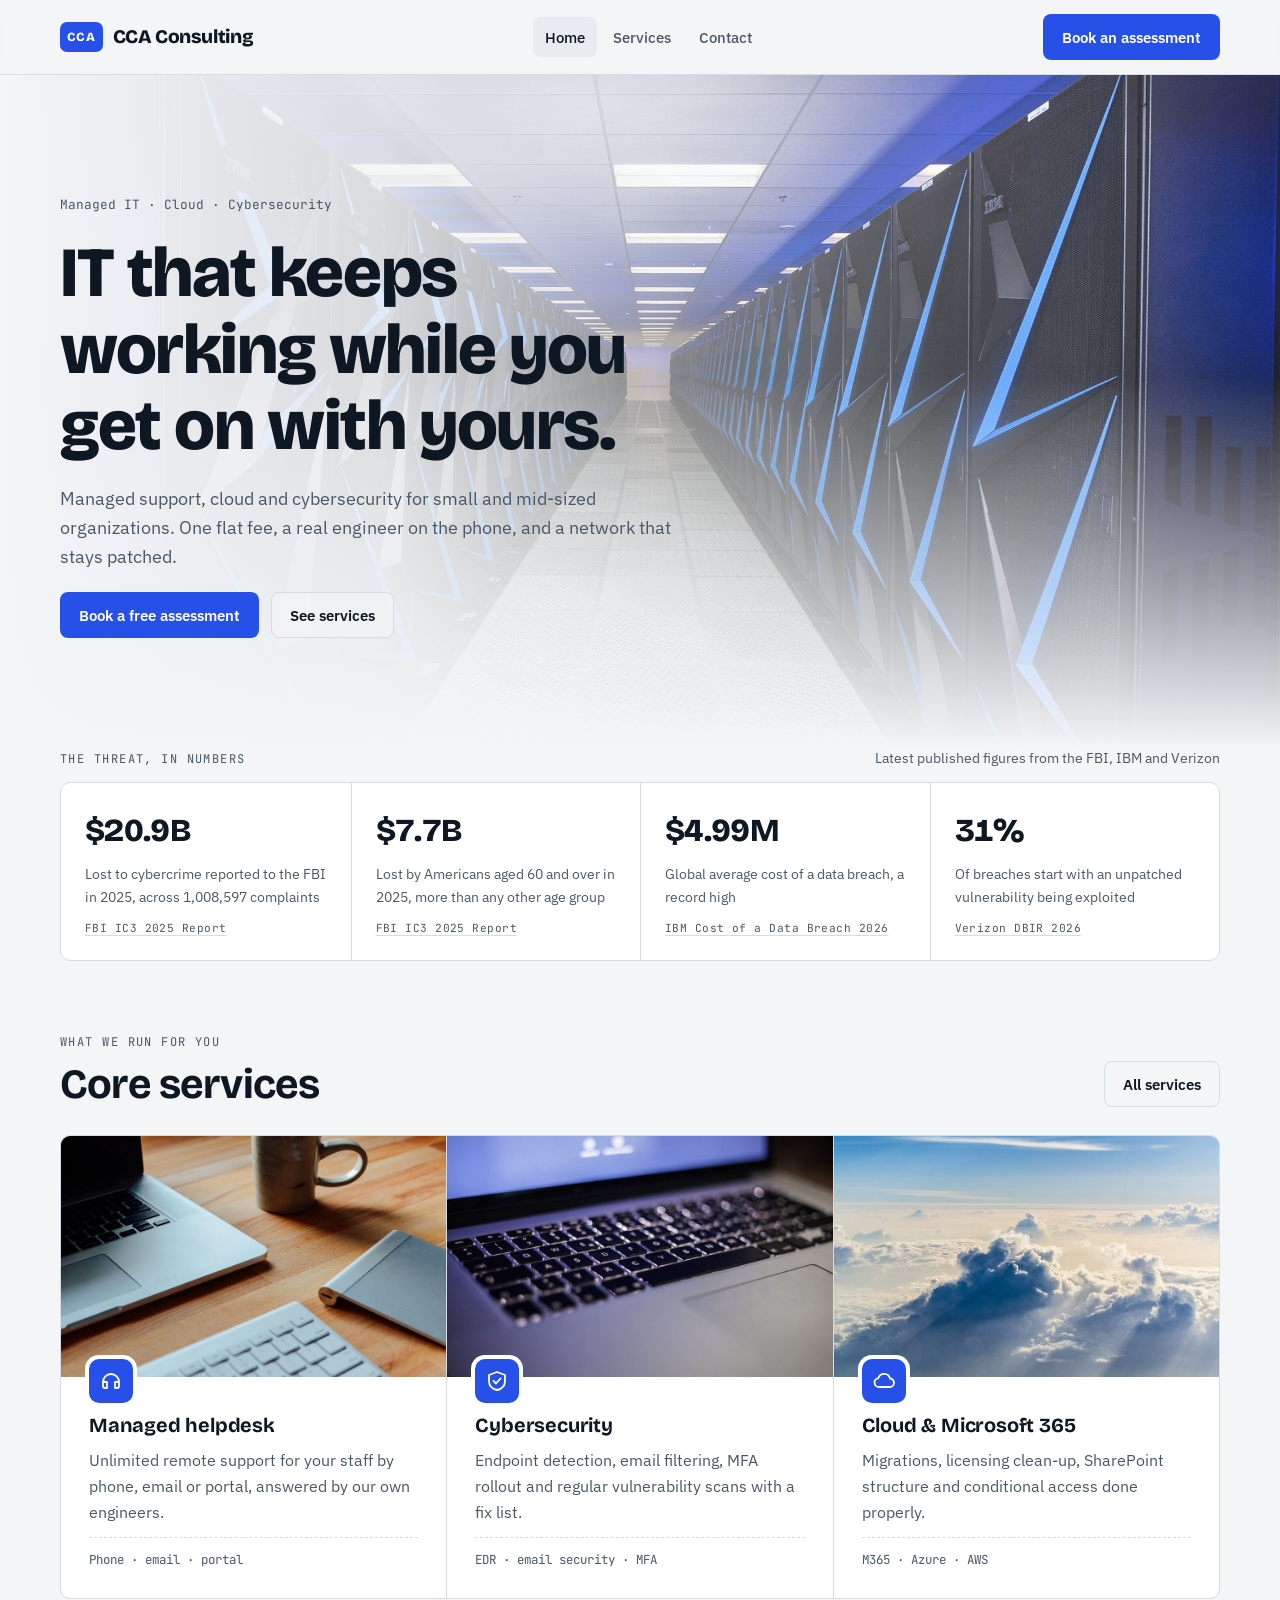
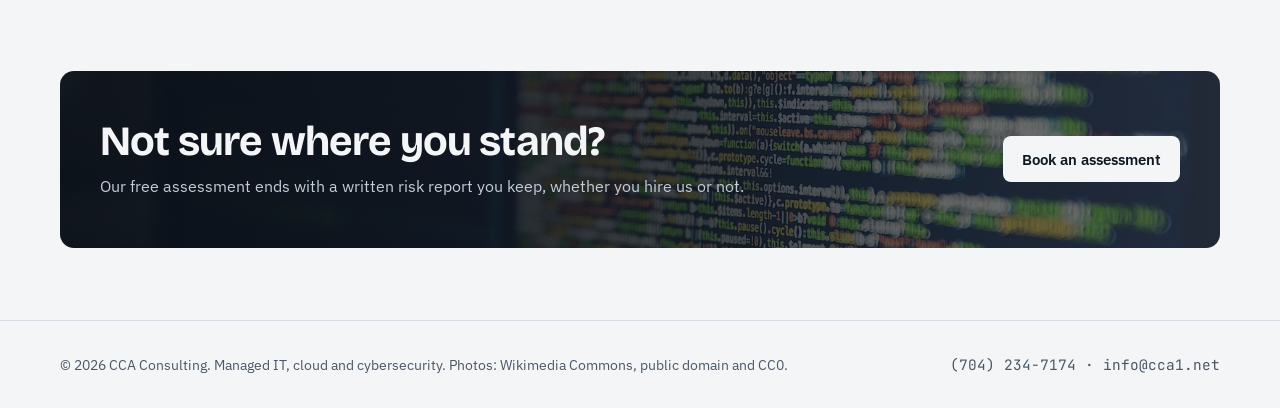
<file: index.html>
<!doctype html>
<html lang="en">
<head>
<meta charset="utf-8">
<meta name="viewport" content="width=device-width, initial-scale=1, viewport-fit=cover">
<meta name="description" content="CCA Consulting provides managed IT support, cloud and cybersecurity for small and mid-sized organizations. Call (704) 234-7174 or email info@cca1.net.">
<title>CCA Consulting</title>
<link rel="preconnect" href="https://fonts.googleapis.com">
<link rel="preconnect" href="https://fonts.gstatic.com" crossorigin>
<link rel="stylesheet" href="https://fonts.googleapis.com/css2?family=Bricolage+Grotesque:opsz,wght@12..96,500;12..96,700;12..96,800&family=IBM+Plex+Sans:wght@400;500;600&family=JetBrains+Mono:wght@400;600&display=swap">
<style>
html{color-scheme:light}
body{margin:0;-webkit-font-smoothing:antialiased}
img{max-width:100%}
[hidden]{display:none!important}
:root{
  --bg:#F3F5F7; --surface:#FFFFFF; --surface-2:#E8ECF1; --ink:#0E1822; --ink-2:#4A5866; --line:#D5DCE3;
  --accent:#2750E8; --accent-ink:#FFFFFF; --accent-soft:#DDE5FF; --amber:#D98A12; --ok:#16935B; --crit:#C9392F;
  --grid:rgba(14,24,34,.06);
  --display:"Bricolage Grotesque",ui-sans-serif,system-ui,sans-serif;
  --body:"IBM Plex Sans",ui-sans-serif,system-ui,-apple-system,"Segoe UI",sans-serif;
  --mono:"JetBrains Mono",ui-monospace,SFMono-Regular,Menlo,Consolas,monospace;
  --r:10px;
}
@media (prefers-color-scheme:dark){
  :root:not([data-theme="light"]){
    color-scheme:dark;
    --bg:#0B1118; --surface:#121B25; --surface-2:#18232F; --ink:#E8EEF4; --ink-2:#98A7B6; --line:#243241;
    --accent:#6F8CFF; --accent-ink:#0B1118; --accent-soft:#1B2650; --amber:#F2B03E; --ok:#3CC98A; --crit:#FF6B5E;
    --grid:rgba(232,238,244,.05);
  }
}
:root[data-theme="dark"]{
  color-scheme:dark;
  --bg:#0B1118; --surface:#121B25; --surface-2:#18232F; --ink:#E8EEF4; --ink-2:#98A7B6; --line:#243241;
  --accent:#6F8CFF; --accent-ink:#0B1118; --accent-soft:#1B2650; --amber:#F2B03E; --ok:#3CC98A; --crit:#FF6B5E;
  --grid:rgba(232,238,244,.05);
}
*{box-sizing:border-box}
body{background:var(--bg);color:var(--ink);font-family:var(--body);font-size:16px;line-height:1.6;padding-inline:16px}
.wrap{max-width:1160px;margin-inline:auto}
h1,h2,h3{font-family:var(--display);line-height:1.08;text-wrap:balance;margin:0;letter-spacing:-.02em}
h1{font-size:clamp(2.4rem,6vw,4.4rem);font-weight:800}
h2{font-size:clamp(1.8rem,3.6vw,2.6rem);font-weight:700}
h3{font-size:1.25rem;font-weight:700;letter-spacing:-.01em}
p{margin:0}
a{color:var(--accent)}
.lede{font-size:1.15rem;color:var(--ink-2);max-width:58ch}
.eyebrow{font-family:var(--mono);font-size:.75rem;letter-spacing:.12em;text-transform:uppercase;color:var(--ink-2)}
.mono{font-family:var(--mono);font-variant-numeric:tabular-nums}
:focus-visible{outline:2px solid var(--accent);outline-offset:3px;border-radius:4px}

/* Header */
header.site{position:sticky;top:env(safe-area-inset-top,0px);z-index:20;background:color-mix(in srgb,var(--bg) 86%,transparent);backdrop-filter:blur(10px);border-bottom:1px solid var(--line);margin-inline:-16px;padding-inline:16px}
.bar{display:flex;align-items:center;justify-content:space-between;gap:16px;padding-block:14px}
.brand{display:flex;align-items:center;gap:10px;text-decoration:none;color:var(--ink);font-family:var(--display);font-weight:800;font-size:1.2rem;letter-spacing:-.02em}
.brand .mark{flex:none;display:grid;place-items:center;height:30px;padding:0 7px;border-radius:7px;background:var(--accent);color:var(--accent-ink);font-size:.78rem;letter-spacing:.04em}
nav.main{display:flex;gap:4px;flex-wrap:wrap}
nav.main a{text-decoration:none;color:var(--ink-2);font-weight:500;padding:8px 12px;border-radius:8px;font-size:.95rem}
nav.main a:hover{color:var(--ink);background:var(--surface-2)}
nav.main a[aria-current="page"]{color:var(--ink);background:var(--surface-2)}
.btn{display:inline-flex;align-items:center;gap:8px;font:600 .95rem var(--body);padding:12px 18px;border-radius:8px;border:1px solid transparent;text-decoration:none;cursor:pointer}
.btn.primary{background:var(--accent);color:var(--accent-ink)}
.btn.primary:hover{filter:brightness(1.08)}
.btn.ghost{border-color:var(--line);color:var(--ink);background:transparent}
.btn.ghost:hover{background:var(--surface-2)}
.menu-btn{display:none}
@media (max-width:760px){
  .menu-btn{display:inline-flex;padding:8px 12px}
  nav.main{display:none;position:absolute;left:0;right:0;top:100%;background:var(--bg);border-bottom:1px solid var(--line);padding:8px 16px 16px;flex-direction:column}
  nav.main.open{display:flex}
  .bar .cta-top{display:none}
}

/* Pages */
main section.page{padding-block:48px 72px}
main section.page[hidden]{display:none!important}
.stack{display:flex;flex-direction:column;gap:20px}

/* Hero */
html,body{overflow-x:clip}
.hero{position:relative;padding-block:72px 110px}
.hero-bg{position:absolute;top:-48px;bottom:0;left:calc(50% - 50vw);right:calc(50% - 50vw);z-index:0;overflow:hidden;pointer-events:none}
.hero-bg img{width:100%;height:100%;object-fit:cover;object-position:center 45%;-webkit-mask-image:linear-gradient(to bottom,#000 45%,transparent 100%);mask-image:linear-gradient(to bottom,#000 45%,transparent 100%)}
.hero-bg::after{content:"";position:absolute;inset:0;background:linear-gradient(90deg,var(--bg) 0%,color-mix(in srgb,var(--bg) 88%,transparent) 30%,color-mix(in srgb,var(--bg) 35%,transparent) 65%,color-mix(in srgb,var(--bg) 10%,transparent) 100%)}
.hero-copy{position:relative;z-index:1;max-width:640px}
.hero .actions{display:flex;gap:12px;flex-wrap:wrap}
.hero .btn.ghost{background:color-mix(in srgb,var(--bg) 70%,transparent)}
@media (max-width:760px){.hero-bg::after{background:color-mix(in srgb,var(--bg) 72%,transparent)}}
.status-line{display:flex;align-items:center;gap:10px;font-family:var(--mono);font-size:.8rem;color:var(--ink-2)}
.dot{width:8px;height:8px;border-radius:50%;background:var(--ok);box-shadow:0 0 0 0 color-mix(in srgb,var(--ok) 60%,transparent);animation:pulse 2.4s infinite}
@keyframes pulse{70%{box-shadow:0 0 0 8px transparent}100%{box-shadow:0 0 0 0 transparent}}

/* Metrics strip */
.metrics{position:relative;z-index:1;display:grid;grid-template-columns:repeat(4,1fr);border:1px solid var(--line);border-radius:var(--r);background:var(--surface);margin-top:0}
.metrics > div{padding:22px 24px;border-left:1px solid var(--line)}
.metrics > div:first-child{border-left:0}
.metrics .v{font-family:var(--display);font-weight:800;font-size:2rem;letter-spacing:-.02em;font-variant-numeric:tabular-nums}
.metrics > div{display:flex;flex-direction:column;gap:6px}
.metrics .k{color:var(--ink-2);font-size:.9rem;flex:1}
.metrics .src{font-family:var(--mono);font-size:.7rem;letter-spacing:.04em;color:var(--ink-2);text-decoration:underline;text-decoration-color:var(--line);text-underline-offset:3px;margin-top:6px}
.metrics .src:hover{color:var(--accent)}
.metrics-head{position:relative;z-index:1;display:flex;justify-content:space-between;align-items:baseline;gap:8px 16px;flex-wrap:wrap;margin-bottom:12px}
.metrics-head .note{font-size:.85rem;color:var(--ink-2)}
@media (max-width:760px){.metrics{grid-template-columns:1fr 1fr}.metrics > div:nth-child(3){border-left:0}.metrics > div:nth-child(n+3){border-top:1px solid var(--line)}}

/* Service grid */
.sec-head{display:flex;justify-content:space-between;align-items:end;gap:24px;flex-wrap:wrap;margin-block:72px 28px}
.grid3{display:grid;grid-template-columns:repeat(3,1fr);gap:1px;background:var(--line);border:1px solid var(--line);border-radius:var(--r);overflow:hidden}
@media (max-width:900px){.grid3{grid-template-columns:1fr 1fr}}
@media (max-width:600px){.grid3{grid-template-columns:1fr}}
.svc{background:var(--surface);padding:0 28px 28px;display:flex;flex-direction:column;gap:12px}
.svc .ph{margin:0 -28px 8px;aspect-ratio:16/10;overflow:hidden;background:var(--surface-2)}
.svc .ph img{width:100%;height:100%;object-fit:cover;transition:transform .5s ease}
.svc:hover .ph img{transform:scale(1.04)}
.svc .ico{margin-top:-38px;position:relative;box-shadow:0 0 0 4px var(--surface)}
.svc .ico{width:44px;height:44px;border-radius:10px;background:var(--accent);color:var(--accent-ink)!important;display:grid;place-items:center;color:var(--accent)}
.svc p{color:var(--ink-2)}
.svc .spec{margin-top:auto;padding-top:12px;border-top:1px dashed var(--line);font-family:var(--mono);font-size:.78rem;color:var(--ink-2)}

/* Client tools */
.tools{margin-top:28px;display:flex;align-items:center;gap:16px;flex-wrap:wrap;padding:20px 24px;border:1px solid var(--line);border-radius:var(--r);background:var(--surface)}
.tools .ico{width:44px;height:44px;border-radius:10px;background:var(--surface-2);color:var(--accent);display:grid;place-items:center;flex:none}
.tools .txt{flex:1;min-width:220px}
.tools h3{margin:0}
.tools p{margin:4px 0 0;color:var(--ink-2)}

/* Project tile */
.project{flex-direction:column;align-items:stretch;gap:18px}
.project .head{display:flex;align-items:center;gap:16px;flex-wrap:wrap}
.project .status{list-style:none;margin:0;padding:0;display:grid;grid-template-columns:1fr 1fr;gap:8px 28px}
@media (max-width:700px){.project .status{grid-template-columns:1fr}}
.project .status li{display:flex;gap:10px;align-items:baseline;color:var(--ink-2);font-size:.95rem}
.project .status li b{color:var(--ink);font-weight:600}
.project .status .mk{flex:none;font-family:var(--mono);font-size:.72rem;font-weight:600;padding:1px 7px;border-radius:99px}
.mk.ok{background:color-mix(in srgb,var(--ok) 16%,transparent);color:var(--ok)}
.mk.wip{background:color-mix(in srgb,var(--amber) 18%,transparent);color:var(--amber)}
.mk.no{background:color-mix(in srgb,var(--crit) 14%,transparent);color:var(--crit)}
.project .foot{display:flex;justify-content:space-between;align-items:center;gap:12px;flex-wrap:wrap;padding-top:14px;border-top:1px dashed var(--line);font-family:var(--mono);font-size:.78rem;color:var(--ink-2)}

/* SLA table */
.sla-wrap{overflow-x:auto;border:1px solid var(--line);border-radius:var(--r);background:var(--surface)}
table.sla{width:100%;border-collapse:collapse;min-width:560px}
.sla th,.sla td{text-align:left;padding:14px 18px;border-bottom:1px solid var(--line)}
.sla tr:last-child td{border-bottom:0}
.sla th{font-family:var(--mono);font-size:.72rem;letter-spacing:.1em;text-transform:uppercase;color:var(--ink-2);font-weight:600}
.sla td.mono{font-size:.9rem}
.pill{display:inline-block;font-family:var(--mono);font-size:.72rem;font-weight:600;padding:3px 8px;border-radius:99px}
.p1{background:color-mix(in srgb,var(--crit) 16%,transparent);color:var(--crit)}
.p2{background:color-mix(in srgb,var(--amber) 18%,transparent);color:var(--amber)}
.p3{background:var(--accent-soft);color:var(--accent)}
.p4{background:var(--surface-2);color:var(--ink-2)}

/* Process */
.steps{display:grid;grid-template-columns:repeat(4,1fr);gap:24px;counter-reset:s}
@media (max-width:900px){.steps{grid-template-columns:1fr 1fr}}
@media (max-width:520px){.steps{grid-template-columns:1fr}}
.step{border-top:2px solid var(--ink);padding-top:16px;display:flex;flex-direction:column;gap:8px}
.step .n{font-family:var(--mono);font-size:.8rem;color:var(--accent)}
.step p{color:var(--ink-2);font-size:.95rem}

/* CTA band */
.band{margin-top:72px;border-radius:14px;padding:48px 40px;background:linear-gradient(90deg,rgba(8,14,22,.94) 0%,rgba(8,14,22,.78) 55%,rgba(8,14,22,.45) 100%),url("img/band-code.jpg") center/cover,#0B1118;color:#F3F5F7;display:grid;grid-template-columns:1.4fr auto;gap:24px;align-items:center;position:relative;overflow:hidden}
.band p{color:#C3CDD8}
.band .btn.primary{background:#F3F5F7;color:#0E1822}
@media (max-width:700px){.band{grid-template-columns:1fr;padding:28px}}

/* About */
.two{display:grid;grid-template-columns:1fr 1fr;gap:48px;align-items:start}
@media (max-width:860px){.two{grid-template-columns:1fr}}
.timeline{display:flex;flex-direction:column;border-left:2px solid var(--line);padding-left:24px;gap:28px}
.timeline .y{font-family:var(--mono);font-size:.8rem;color:var(--accent);position:relative}
.timeline .y::before{content:"";position:absolute;left:-31px;top:4px;width:12px;height:12px;border-radius:50%;background:var(--bg);border:2px solid var(--accent)}
.timeline p{color:var(--ink-2)}
.values{display:grid;grid-template-columns:1fr 1fr;gap:16px}
@media (max-width:520px){.values{grid-template-columns:1fr}}
.value{padding:20px;border:1px solid var(--line);border-radius:var(--r);background:var(--surface);display:flex;flex-direction:column;gap:6px}
.value p{color:var(--ink-2);font-size:.95rem}
.certs{display:flex;flex-wrap:wrap;gap:8px}
.certs span{font-family:var(--mono);font-size:.78rem;padding:6px 10px;border:1px solid var(--line);border-radius:6px;background:var(--surface)}

.about-ph{margin:0;display:flex;flex-direction:column;gap:10px}
.about-ph img{width:100%;aspect-ratio:3/2;object-fit:cover;border-radius:14px;display:block}
.about-ph figcaption{font-size:.85rem;color:var(--ink-2)}

/* Contact */
.contact-wrap{max-width:640px}
.contact-card{margin-top:8px;display:flex;flex-direction:column;gap:18px}
.row{display:flex;justify-content:space-between;align-items:center;gap:12px;padding-block:14px;border-bottom:1px solid var(--line);flex-wrap:wrap}
.row .k{color:var(--ink-2);font-size:.85rem}
.contact-card .mono{font-size:1.25rem;font-weight:600}
.contact-card .mono a{color:var(--ink);text-decoration:none}
.contact-card .mono a:hover{color:var(--accent)}
.copy{font:600 .8rem var(--body);background:transparent;border:1px solid var(--line);color:var(--ink);border-radius:6px;padding:5px 10px;cursor:pointer}
.copy:hover{background:var(--surface-2)}

footer{border-top:1px solid var(--line);padding-block:32px;color:var(--ink-2);font-size:.9rem;margin-inline:-16px;padding-inline:16px}
footer .wrap{display:flex;justify-content:space-between;gap:16px;flex-wrap:wrap}

@media (prefers-reduced-motion:reduce){.dot{animation:none}}
</style>
</head>
<body>
<header class="site">
  <div class="wrap bar">
    <a class="brand" href="#home" data-link>
      <span class="mark" aria-hidden="true">CCA</span>
      CCA Consulting
    </a>
    <button class="btn ghost menu-btn" id="menuBtn" aria-expanded="false" aria-controls="mainNav">Menu</button>
    <nav class="main" id="mainNav" aria-label="Main">
      <a href="#home" data-link>Home</a>
      <a href="#services" data-link>Services</a>
      <a href="#contact" data-link>Contact</a>
    </nav>
    <a class="btn primary cta-top" href="#contact" data-link>Book an assessment</a>
  </div>
</header>

<main class="wrap">

<!-- HOME -->
<section class="page" id="page-home" data-page="home">
  <div class="hero">
    <div class="hero-bg" aria-hidden="true"><img src="img/hero-sierra.jpg" alt="" width="2000" height="1333"></div>
    <div class="stack hero-copy">
      <div class="status-line">Managed IT · Cloud · Cybersecurity</div>
      <h1>IT that keeps working while you get on with yours.</h1>
      <p class="lede">Managed support, cloud and cybersecurity for small and mid-sized organizations. One flat fee, a real engineer on the phone, and a network that stays patched.</p>
      <div class="actions">
        <a class="btn primary" href="#contact" data-link>Book a free assessment</a>
        <a class="btn ghost" href="#services" data-link>See services</a>
      </div>
    </div>
  </div>

  <div class="metrics-head">
    <span class="eyebrow">The threat, in numbers</span>
    <span class="note">Latest published figures from the FBI, IBM and Verizon</span>
  </div>
  <div class="metrics">
    <div><div class="v">$20.9B</div><div class="k">Lost to cybercrime reported to the FBI in 2025, across 1,008,597 complaints</div><a class="src" href="https://www.ic3.gov/AnnualReport/Reports/2025_IC3Report.pdf" target="_blank" rel="noopener">FBI IC3 2025 Report</a></div>
    <div><div class="v">$7.7B</div><div class="k">Lost by Americans aged 60 and over in 2025, more than any other age group</div><a class="src" href="https://www.ic3.gov/AnnualReport/Reports/2025_IC3Report.pdf" target="_blank" rel="noopener">FBI IC3 2025 Report</a></div>
    <div><div class="v">$4.99M</div><div class="k">Global average cost of a data breach, a record high</div><a class="src" href="https://newsroom.ibm.com/2026-07-29-ibm-study-one-in-four-malicious-breaches-are-ai-enabled,-costing-companies-6-million-on-average" target="_blank" rel="noopener">IBM Cost of a Data Breach 2026</a></div>
    <div><div class="v">31%</div><div class="k">Of breaches start with an unpatched vulnerability being exploited</div><a class="src" href="https://www.verizon.com/about/news/breach-industry-wide-dbir-finds" target="_blank" rel="noopener">Verizon DBIR 2026</a></div>
  </div>

  <div class="sec-head">
    <div class="stack" style="gap:10px"><span class="eyebrow">What we run for you</span><h2>Core services</h2></div>
    <a class="btn ghost" href="#services" data-link>All services</a>
  </div>
  <div class="grid3" id="homeServices"></div>

  <div class="band">
    <div class="stack" style="gap:10px">
      <h2>Not sure where you stand?</h2>
      <p>Our free assessment ends with a written risk report you keep, whether you hire us or not.</p>
    </div>
    <a class="btn primary" href="#contact" data-link>Book an assessment</a>
  </div>
</section>

<!-- SERVICES -->
<section class="page" id="page-services" data-page="services" hidden>
  <div class="stack" style="max-width:760px">
    <span class="eyebrow">Services</span>
    <h1>Everything your office runs on, looked after.</h1>
    <p class="lede">Pick a single service or hand us the whole stack. Every plan includes monitoring, documentation and a named account engineer.</p>
  </div>
  <div class="grid3" id="allServices" style="margin-top:40px"></div>
  <div class="tools">
    <div class="ico"><svg width="22" height="22" viewBox="0 0 24 24" fill="none" stroke="currentColor" stroke-width="1.8" stroke-linecap="round" stroke-linejoin="round" aria-hidden="true"><rect x="4" y="11" width="16" height="10" rx="2"/><path d="M8 11V7a4 4 0 0 1 8 0v4"/></svg></div>
    <div class="txt"><span class="eyebrow">Client tools</span><h3>Resident Underwriter</h3><p>Financial underwriting simulator for senior-living communities. Password required.</p></div>
    <a class="btn ghost" href="underwriter/">Open tool</a>
  </div>

  <div class="tools" id="carterlink">
    <div class="ico"><svg width="22" height="22" viewBox="0 0 24 24" fill="none" stroke="currentColor" stroke-width="1.8" stroke-linecap="round" stroke-linejoin="round" aria-hidden="true"><circle cx="12" cy="12" r="9"/><path d="M12 7v5l3 2"/></svg></div>
    <div class="txt"><span class="eyebrow">Client tools</span><h3>Carterlink v2</h3><p>A shared atomic clock, a six-digit number that changes every five minutes for everyone, and an encrypted message board that keeps the last 12 hours. Password required.</p></div>
    <a class="btn ghost" href="carterlink/">Open Carterlink</a>
  </div>

  <div class="tools project" id="linux-laptop">
    <div class="head">
      <div class="ico"><svg width="22" height="22" viewBox="0 0 24 24" fill="none" stroke="currentColor" stroke-width="1.8" stroke-linecap="round" stroke-linejoin="round" aria-hidden="true"><rect x="4" y="4" width="16" height="11" rx="1.5"/><path d="M2 19h20"/><path d="m9 8 2 2-2 2"/><path d="M13 12h2"/></svg></div>
      <div class="txt"><span class="eyebrow">Projects</span><h3>Linux Laptop Project</h3><p>Getting Linux fully working on a 2016 15&Prime; MacBook Pro (A1707): T1 chip, Touch Bar, AMD graphics, Broadcom Wi-Fi.</p></div>
      <a class="btn ghost" href="https://d2dnc.myshopify.com/collections/tech-tees" target="_blank" rel="noopener">Shop tech tees</a>
    </div>
    <ul class="status">
      <li><span class="mk ok">done</span><span><b>Desktop:</b> Arch-based Omarchy with the Hyprland tiling window manager</span></li>
      <li><span class="mk ok">done</span><span><b>Touch Bar:</b> revived through the T1 chip, with a custom layout for workspaces and media</span></li>
      <li><span class="mk ok">done</span><span><b>Touch ID:</b> fingerprint unlock for the lock screen and sudo</span></li>
      <li><span class="mk ok">done</span><span><b>Speakers:</b> working with a patched Cirrus Logic audio driver</span></li>
      <li><span class="mk ok">done</span><span><b>5 GHz Wi-Fi:</b> enabled with model-specific Broadcom calibration data</span></li>
      <li><span class="mk ok">done</span><span><b>FaceTime HD camera:</b> bridged to a standard 720p webcam for call apps</span></li>
      <li><span class="mk ok">done</span><span><b>TV casting:</b> Chromecast and Roku over the home network (fix shared upstream)</span></li>
      <li><span class="mk ok">done</span><span><b>New battery</b> plus a low-power &ldquo;deep idle&rdquo; mode when the lid is closed</span></li>
      <li><span class="mk wip">partial</span><span><b>Sleep:</b> suspend works, but the Touch Bar stays dark until a reboot</span></li>
      <li><span class="mk wip">partial</span><span><b>Battery life:</b> the discrete AMD GPU drives the display, so power draw stays high</span></li>
      <li><span class="mk no">blocked</span><span><b>Hibernate:</b> the AMD GPU fails to come back from hibernation</span></li>
      <li><span class="mk no">blocked</span><span><b>Wi-Fi Direct / Miracast:</b> not supported by the Broadcom Wi-Fi chip</span></li>
    </ul>
    <div class="foot"><span>Status as of October 2026</span><a href="https://d2dnc.myshopify.com/collections/tech-tees" target="_blank" rel="noopener">Tech tees &amp; merch &rarr;</a></div>
  </div>

  <div class="tools project" id="ipad-station">
    <div class="head">
      <div class="ico"><svg width="22" height="22" viewBox="0 0 24 24" fill="none" stroke="currentColor" stroke-width="1.8" stroke-linecap="round" stroke-linejoin="round" aria-hidden="true"><rect x="5" y="2" width="14" height="20" rx="2"/><path d="M9 9a3 3 0 0 1 5.6-1.5A2.5 2.5 0 1 1 15 12.5H9.5A1.5 1.5 0 0 1 9 9.6"/><circle cx="12" cy="17.5" r="1"/></svg></div>
      <div class="txt"><span class="eyebrow">Projects</span><h3>iPad Weather / Security Station</h3><p>A retired 2013 iPad Air turned into a Mooresville weather display that also watches the room with its back camera. Camera feed is password protected.</p></div>
      <a class="btn ghost" href="ipad-station/">View station</a>
    </div>
    <ul class="status">
      <li><span class="mk ok">done</span><span><b>Weather:</b> live conditions, 12-hour and 7-day forecast, and National Weather Service alerts</span></li>
      <li><span class="mk ok">done</span><span><b>Motion camera:</b> the back camera flags movement and saves a snapshot (at most one a minute)</span></li>
      <li><span class="mk ok">done</span><span><b>Encrypted feed:</b> snapshots are AES-256 encrypted on the iPad before upload; only the password opens them</span></li>
      <li><span class="mk ok">done</span><span><b>No server:</b> runs in Safari on iOS 12, with no app, hub or monthly fee</span></li>
      <li><span class="mk wip">partial</span><span><b>Install:</b> mounting the iPad and setting it to stay awake on its charger</span></li>
      <li><span class="mk no">blocked</span><span><b>Native Linux:</b> Alpine Linux boots on the iPad over USB, but touch, camera and Wi-Fi aren&rsquo;t supported on its A7 chip</span></li>
    </ul>
    <div class="foot"><span>Status as of October 2026</span><a href="ipad-station/">Open the camera feed &rarr;</a></div>
  </div>

  <div class="tools project" id="frog-pdf">
    <div class="head">
      <div class="ico" style="background:none;overflow:hidden"><img src="frog-pdf/icons/frog.svg" width="44" height="44" alt="" style="display:block"></div>
      <div class="txt"><span class="eyebrow">Projects</span><h3>Frog PDF</h3><p>A PDF viewer and editor for the same 2013 iPad Air, which can't run current PDF apps. Runs in Safari and works offline. Password required.</p></div>
      <a class="btn ghost" href="frog-pdf/">Open Frog PDF</a>
    </div>
    <ul class="status">
      <li><span class="mk ok">done</span><span><b>Viewing:</b> smooth scrolling, pinch zoom, page jump and text search</span></li>
      <li><span class="mk ok">done</span><span><b>Markup:</b> pen, highlighter, text, boxes, white-out, images and an eraser, with undo</span></li>
      <li><span class="mk ok">done</span><span><b>Signatures:</b> draw once, saved for reuse, then tap to place on any page</span></li>
      <li><span class="mk ok">done</span><span><b>Pages:</b> rotate, reorder, duplicate, delete, add blank pages or merge in another PDF</span></li>
      <li><span class="mk ok">done</span><span><b>Export:</b> saves a standard PDF to Files, Mail or AirDrop; nothing is uploaded to a server</span></li>
      <li><span class="mk wip">partial</span><span><b>Forms:</b> filled fields export, but they can&rsquo;t be edited again afterwards; use the text tool to fill forms</span></li>
    </ul>
    <div class="foot"><span>Status as of October 2026</span><a href="frog-pdf/">Open Frog PDF &rarr;</a></div>
  </div>

  <div class="tools project" id="hc-scheduling">
    <div class="head">
      <div class="ico"><svg width="22" height="22" viewBox="0 0 24 24" fill="none" stroke="currentColor" stroke-width="1.8" stroke-linecap="round" stroke-linejoin="round" aria-hidden="true"><rect x="3" y="4" width="18" height="17" rx="2"/><path d="M3 9h18M8 2v4M16 2v4M12 12v6M9 15h6"/></svg></div>
      <div class="txt"><span class="eyebrow">Projects</span><h3>The Pines HC Scheduling</h3><p>Staff scheduling for a nursing department: pay-period schedules, staffing targets, open shifts and time off, in one web page with no server. Password required.</p></div>
      <a class="btn ghost" href="hc-scheduling/">Open scheduling</a>
    </div>
    <ul class="status">
      <li><span class="mk ok">done</span><span><b>Schedule:</b> two-week pay-period grid by role, with hours, overtime and short-rest warnings</span></li>
      <li><span class="mk ok">done</span><span><b>Coverage:</b> staffing targets per shift and unit, with shortfalls highlighted</span></li>
      <li><span class="mk ok">done</span><span><b>Open shifts:</b> ranked suggestions for who can fill each gap, plus one-click auto-fill</span></li>
      <li><span class="mk ok">done</span><span><b>Time off:</b> requests, approvals and a printable daily sheet for the nurses&rsquo; station</span></li>
      <li><span class="mk ok">done</span><span><b>Encrypted:</b> the schedule is AES-256 encrypted before it is saved; only the password opens it</span></li>
    </ul>
    <div class="foot"><span>Status as of October 2026</span><a href="hc-scheduling/">Open The Pines HC Scheduling &rarr;</a></div>
  </div>

  <div class="tools" id="osiris">
    <div class="ico"><svg width="22" height="22" viewBox="0 0 24 24" fill="none" stroke="currentColor" stroke-width="1.8" stroke-linecap="round" stroke-linejoin="round" aria-hidden="true"><circle cx="12" cy="12" r="9"/><path d="M3 12h18M12 3a14 14 0 0 1 0 18M12 3a14 14 0 0 0 0 18"/></svg></div>
    <div class="txt"><span class="eyebrow">Open source</span><h3>OSIRIS</h3><p>A real-time global intelligence dashboard: live flights, public CCTV, earthquakes, conflict zones and 24/7 news on one GPU-rendered map. Our fork of the MIT-licensed project by simplifaisoul.</p></div>
    <a class="btn ghost" href="https://github.com/granviladmin-lab/osiris" target="_blank" rel="noopener">View on GitHub</a>
  </div>

  <div class="tools" id="bastion">
    <div class="ico"><svg width="22" height="22" viewBox="0 0 24 24" fill="none" stroke="currentColor" stroke-width="1.8" stroke-linecap="round" stroke-linejoin="round" aria-hidden="true"><path d="M12 3 4 6v6c0 4.5 3.4 8.2 8 9 4.6-.8 8-4.5 8-9V6z"/><path d="M8 10h8M8 14h8M12 10v4"/></svg></div>
    <div class="txt"><span class="eyebrow">Open source</span><h3>Bastion</h3><p>A firewall console for Linux PCs, laid out like the enterprise consoles we manage: the rulebase with hit counts, live drop logs with a search bar, and which services the network can actually reach. Read-only, so it can&rsquo;t break anything.</p></div>
    <a class="btn ghost" href="https://github.com/granviladmin-lab/bastion" target="_blank" rel="noopener">View on GitHub</a>
  </div>

  <div class="tools" id="training">
    <div class="ico"><svg width="22" height="22" viewBox="0 0 24 24" fill="none" stroke="currentColor" stroke-width="1.8" stroke-linecap="round" stroke-linejoin="round" aria-hidden="true"><path d="M2 9l10-5 10 5-10 5z"/><path d="M6 11v5c0 1.5 2.7 3 6 3s6-1.5 6-3v-5"/><path d="M22 9v6"/></svg></div>
    <div class="txt"><span class="eyebrow">Training</span><h3>Vibe Coding with Claude Code</h3><p>Build working apps by describing them in plain English: create, test, publish, iterate. Beginner and standard editions, each with a guide and a slide deck. Password required.</p></div>
    <a class="btn ghost" href="training/">Open training</a>
  </div>

</section>

<!-- ABOUT -->
<!-- About page: parked for future use. To restore, add "about" back to the pages list in the script and re-add the nav link. -->
<section class="page" id="page-about" data-page="about" hidden>
  <div class="two">
    <div class="stack">
      <span class="eyebrow">About us</span>
      <h1>A small team that answers its own phone.</h1>
      <p class="lede">CCA Consulting started with two engineers who were tired of watching local businesses get sold software they didn't need. We now look after offices, clinics, nonprofits and schools, and we still write every client's network documentation by hand.</p>
      <div class="certs" aria-label="Certifications">
        <span>CompTIA Security+</span><span>Microsoft 365 Certified</span><span>CISSP</span><span>Cisco CCNA</span><span>AWS Solutions Architect</span>
      </div>
    </div>
    <div class="stack" style="gap:32px">
    <figure class="about-ph"><img src="img/about-workspace.jpg" alt="Desk with a monitor, tablet and plant in a quiet studio" loading="lazy" width="1400" height="933"><figcaption>We set up and support workspaces like this every week, from single desks to whole offices.</figcaption></figure>
    <div class="timeline">
      <div class="stack" style="gap:6px"><span class="y">2014</span><h3>Founded</h3><p>Two engineers, one van, and a helpdesk run from a spare room.</p></div>
      <div class="stack" style="gap:6px"><span class="y">2017</span><h3>24/7 monitoring</h3><p>Launched our own network operations center with overnight on-call.</p></div>
      <div class="stack" style="gap:6px"><span class="y">2021</span><h3>Security practice</h3><p>Added managed detection and response after a surge of phishing attacks on clients.</p></div>
      <div class="stack" style="gap:6px"><span class="y">2025</span><h3>Community training</h3><p>Began free AI-scam and cyber-safety workshops for older adults at local libraries.</p></div>
    </div>
    </div>
  </div>

  <div class="sec-head"><div class="stack" style="gap:10px"><span class="eyebrow">How we work</span><h2>What you can hold us to</h2></div></div>
  <div class="values">
    <div class="value"><h3>Plain answers</h3><p>We explain what broke and what we did in language your whole team understands.</p></div>
    <div class="value"><h3>No lock-in</h3><p>Month-to-month contracts. You own your accounts, passwords and documentation.</p></div>
    <div class="value"><h3>Security by default</h3><p>MFA, tested backups and least-privilege access come standard in every plan.</p></div>
    <div class="value"><h3>Measured, reported</h3><p>A monthly report shows tickets, patch status and risks, with no padding.</p></div>
  </div>
</section>

<!-- CONTACT -->
<section class="page" id="page-contact" data-page="contact" hidden>
  <div class="contact-wrap">
    <div class="stack">
      <span class="eyebrow">Contact</span>
      <h1>Book a free assessment.</h1>
      <p class="lede">Call or email to book your free assessment. An engineer, not a salesperson, will get back to you.</p>
      <div class="contact-card">
        <div class="row"><div><div class="k">Email</div><div class="mono" id="em"><a href="mailto:info@cca1.net">info@cca1.net</a></div></div><button class="copy" data-copy="em">Copy</button></div>
        <div class="row"><div><div class="k">Phone</div><div class="mono" id="ph"><a href="tel:+17042347174">(704) 234-7174</a></div></div><button class="copy" data-copy="ph">Copy</button></div>
      </div>
    </div>
  </div>
</section>

</main>

<footer>
  <div class="wrap">
    <span>© 2026 CCA Consulting. Managed IT, cloud and cybersecurity. Photos: Wikimedia Commons, public domain and CC0.</span>
    <span class="mono">(704) 234-7174 · info@cca1.net</span>
  </div>
</footer>

<script>
(function(){
  // ---------- Services data ----------
  const I = {
    help:'<path d="M4 13a8 8 0 0 1 16 0v4a2 2 0 0 1-2 2h-2v-6h4M4 13v4a2 2 0 0 0 2 2h2v-6H4"/>',
    shield:'<path d="M12 3l8 3v6c0 5-3.5 8-8 9-4.5-1-8-4-8-9V6z"/><path d="M8.5 12l2.5 2.5 4.5-5"/>',
    cloud:'<path d="M7 18a4.5 4.5 0 0 1-.6-8.96A6 6 0 0 1 18 9.5a4.25 4.25 0 0 1-.5 8.5z"/>',
    backup:'<path d="M3 12a9 9 0 1 0 3-6.7"/><path d="M3 4v4h4"/><path d="M12 8v4l3 2"/>',
    net:'<rect x="3" y="3" width="6" height="6" rx="1"/><rect x="15" y="3" width="6" height="6" rx="1"/><rect x="9" y="15" width="6" height="6" rx="1"/><path d="M6 9v3h12V9M12 12v3"/>',
    people:'<circle cx="9" cy="8" r="3.5"/><path d="M2.5 20a6.5 6.5 0 0 1 13 0"/><path d="M16 4.5a3.5 3.5 0 0 1 0 7M18 14a6.5 6.5 0 0 1 3.5 6"/>'
  };
  const services = [
    {img:'svc-helpdesk.jpg',alt:'Laptop, keyboard and coffee mug on a wooden desk',i:'help',t:'Managed helpdesk',d:'Unlimited remote support for your staff by phone, email or portal, answered by our own engineers.',s:'Phone · email · portal'},
    {img:'svc-security.jpg',alt:'Close-up of a backlit laptop keyboard',i:'shield',t:'Cybersecurity',d:'Endpoint detection, email filtering, MFA rollout and regular vulnerability scans with a fix list.',s:'EDR · email security · MFA'},
    {img:'svc-cloud.jpg',alt:'Clouds seen from above in sunlight',i:'cloud',t:'Cloud & Microsoft 365',d:'Migrations, licensing clean-up, SharePoint structure and conditional access done properly.',s:'M365 · Azure · AWS'},
    {img:'svc-backup.jpg',alt:'Open hard drive showing the platter and read arm',i:'backup',t:'Backup & recovery',d:'Immutable off-site backups with documented restore tests, so you know they work.',s:'Immutable · off-site · tested'},
    {img:'svc-network.jpg',alt:'Rear of a server chassis with power supplies and network cabling',i:'net',t:'Networks & Wi-Fi',d:'Firewalls, switching and site surveys, designed, installed and monitored for performance.',s:'Wi-Fi 6E · SD-WAN'},
    {img:'svc-training.jpg',alt:'Tidy office desk with a computer and white chairs',i:'people',t:'Cyber-safety training',d:'Phishing simulations for staff, plus friendly workshops that help older adults spot AI voice and deepfake scams.',s:'Phishing simulations · community classes'}
  ];
  const card = s => `<article class="svc"><div class="ph"><img src="img/${s.img}" alt="${s.alt}" loading="lazy" width="900" height="600"></div><div class="ico"><svg width="24" height="24" viewBox="0 0 24 24" fill="none" stroke="currentColor" stroke-width="1.8" stroke-linecap="round" stroke-linejoin="round" aria-hidden="true">${I[s.i]}</svg></div><h3>${s.t}</h3><p>${s.d}</p><div class="spec">${s.s}</div></article>`;
  document.getElementById('homeServices').innerHTML = services.slice(0,3).map(card).join('');
  document.getElementById('allServices').innerHTML = services.map(card).join('');

  // ---------- Routing ----------
  const pages = ['home','services','contact'];
  const nav = document.getElementById('mainNav'), menuBtn = document.getElementById('menuBtn');
  function show(name, scroll){
    if(!pages.includes(name)) name='home';
    document.querySelectorAll('section.page').forEach(s => s.hidden = s.dataset.page !== name);
    nav.querySelectorAll('a').forEach(a => a.getAttribute('href')==='#'+name ? a.setAttribute('aria-current','page') : a.removeAttribute('aria-current'));
    nav.classList.remove('open'); menuBtn.setAttribute('aria-expanded','false');
    if(scroll) window.scrollTo({top:0,behavior:'instant'});
  }
  document.addEventListener('click', e => {
    const a = e.target.closest('a[data-link]'); if(!a) return;
    e.preventDefault(); const n = a.getAttribute('href').slice(1);
    try{ history.pushState(null,'','#'+n); }catch(_){}
    show(n,true);
  });
  window.addEventListener('popstate', () => show(location.hash.slice(1),true));
  window.addEventListener('hashchange', () => show(location.hash.slice(1),true));
  menuBtn.addEventListener('click', () => { const o = nav.classList.toggle('open'); menuBtn.setAttribute('aria-expanded', String(o)); });
  show(location.hash.slice(1), false);

  // ---------- Copy buttons ----------
  document.querySelectorAll('.copy').forEach(b => b.addEventListener('click', () => {
    const el = document.getElementById(b.dataset.copy);
    const done = () => { b.textContent='Copied'; setTimeout(()=>b.textContent='Copy',1500); };
    const fallback = () => { const r=document.createRange(); r.selectNodeContents(el); const s=getSelection(); s.removeAllRanges(); s.addRange(r); b.textContent='Selected'; setTimeout(()=>b.textContent='Copy',1500); };
    try{ navigator.clipboard.writeText(el.textContent).then(done, fallback); }catch(_){ fallback(); }
  }));


})();
</script>
</body>
</html>
</file>
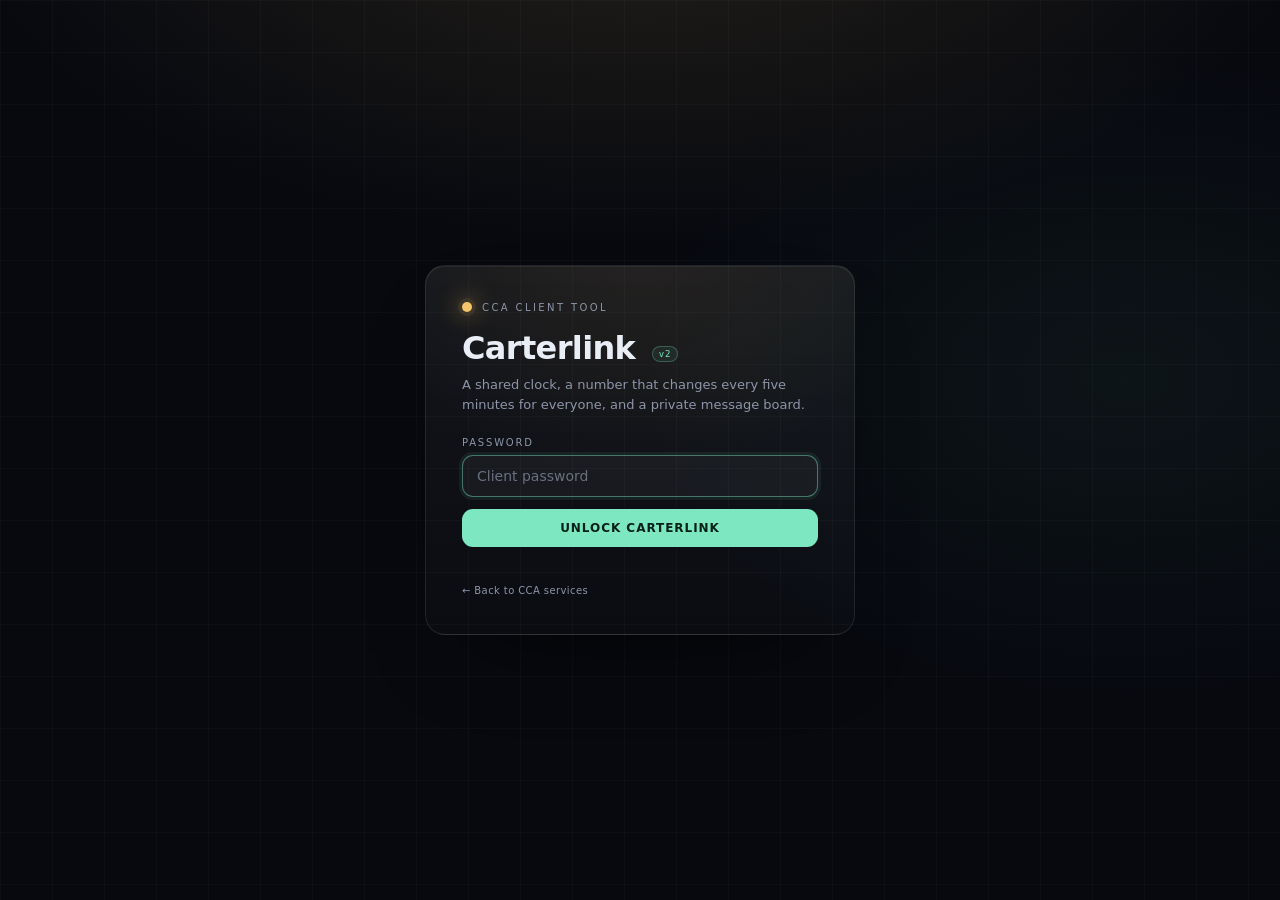
<file: carterlink/index.html>
<!doctype html>
<html lang="en">
<head>
<meta charset="utf-8">
<meta name="viewport" content="width=device-width, initial-scale=1, viewport-fit=cover">
<meta name="theme-color" content="#07090f">
<meta name="robots" content="noindex, nofollow">
<title>Carterlink v2 — atomic clock, shared number and board</title>
<meta name="description" content="A shared atomic clock, a six-digit number that changes every five minutes, and an encrypted message board.">
<link rel="icon" href="data:image/svg+xml,%3Csvg xmlns='http://www.w3.org/2000/svg' viewBox='0 0 32 32'%3E%3Crect width='32' height='32' rx='8' fill='%2307090f'/%3E%3Ccircle cx='16' cy='16' r='9' fill='none' stroke='%23f4c56a' stroke-width='2'/%3E%3Cpath d='M16 10v6l4 2' stroke='%237ce7c1' stroke-width='2' fill='none' stroke-linecap='round'/%3E%3C/svg%3E">
<link rel="stylesheet" href="./style.css">
</head>
<body class="locked">

<div id="lock" class="lock">
  <form id="lock-form" class="lock-card" autocomplete="off">
    <div class="lock-brand">
      <span class="mark" aria-hidden="true"></span>
      <span class="eyebrow">CCA client tool</span>
    </div>
    <h1>Carterlink <span class="version">v2</span></h1>
    <p class="lock-copy">A shared clock, a number that changes every five minutes for everyone, and a private message board.</p>
    <label for="password">Password</label>
    <input id="password" name="password" type="password" autocomplete="current-password" placeholder="Client password" required autofocus>
    <button id="unlock" type="submit">Unlock Carterlink</button>
    <p id="lock-error" class="lock-error" role="alert"></p>
    <a class="back" href="../#services">← Back to CCA services</a>
  </form>
</div>

<div id="app" class="app" hidden>
  <header class="top">
    <div class="brand">
      <span class="mark" aria-hidden="true"></span>
      <div>
        <h1>Carterlink <span class="version">v2</span></h1>
        <p>one clock · one number · one board</p>
        <a class="back" href="../#services">← CCA services</a>
      </div>
    </div>

    <div class="clock" aria-label="Atomic clock">
      <div class="clock-label">
        <span>Atomic time</span>
        <span id="time-source" class="pill" title="Waiting for a time source">syncing…</span>
      </div>
      <div class="clock-time">
        <span id="clock">--:--:--</span><span id="millis" class="ms">.000</span>
      </div>
      <div class="clock-meta">
        <span id="date">—</span>
        <span class="sep">·</span>
        <span id="utc">UTC --:--:--</span>
        <span class="sep">·</span>
        <span id="zone">—</span>
      </div>
      <div id="sync-detail" class="sync-detail">connecting to the time source…</div>
    </div>
  </header>

  <main class="stage">
    <section class="number-card" aria-labelledby="number-heading">
      <div class="eyebrow">
        <span id="number-heading">The number</span>
        <span id="round-label" class="round-label">round —</span>
      </div>
      <div id="number" class="number" aria-live="polite">000 000</div>
      <div class="number-foot">
        <span>changes in <strong id="countdown">05:00</strong></span>
        <span class="shared">the same number for every visitor, everywhere</span>
      </div>
      <div class="progress" aria-hidden="true"><div id="round-progress"></div></div>
    </section>

    <section class="board" aria-labelledby="board-heading">
      <div class="eyebrow">
        <span id="board-heading">Message board</span>
        <span id="board-status" class="board-status">connecting…</span>
      </div>
      <ol id="board-list" class="board-list" aria-live="polite"></ol>
      <p id="board-empty" class="board-empty">No posts in the last 12 hours. Say hello.</p>
      <form id="board-form" class="board-form" autocomplete="off">
        <input id="board-name" type="text" maxlength="32" placeholder="Name" aria-label="Your name" required>
        <textarea id="board-text" rows="1" maxlength="1000" placeholder="Write a message…" aria-label="Message" required></textarea>
        <button id="board-send" type="submit">Post</button>
      </form>
      <p id="board-error" class="board-error" role="alert"></p>
      <p class="board-note">Posts are encrypted with the client password and disappear after about 12 hours.</p>
    </section>
  </main>

  <footer class="foot">
    <span>Version 2 · clock, number and an encrypted 12-hour board.</span>
    <a href="../#services">CCA Consulting services →</a>
  </footer>
</div>

<noscript>
  <p class="noscript">Carterlink needs JavaScript to unlock the clock and calculate the shared number.</p>
</noscript>

<script type="module" src="./app.js"></script>
</body>
</html>
</file>
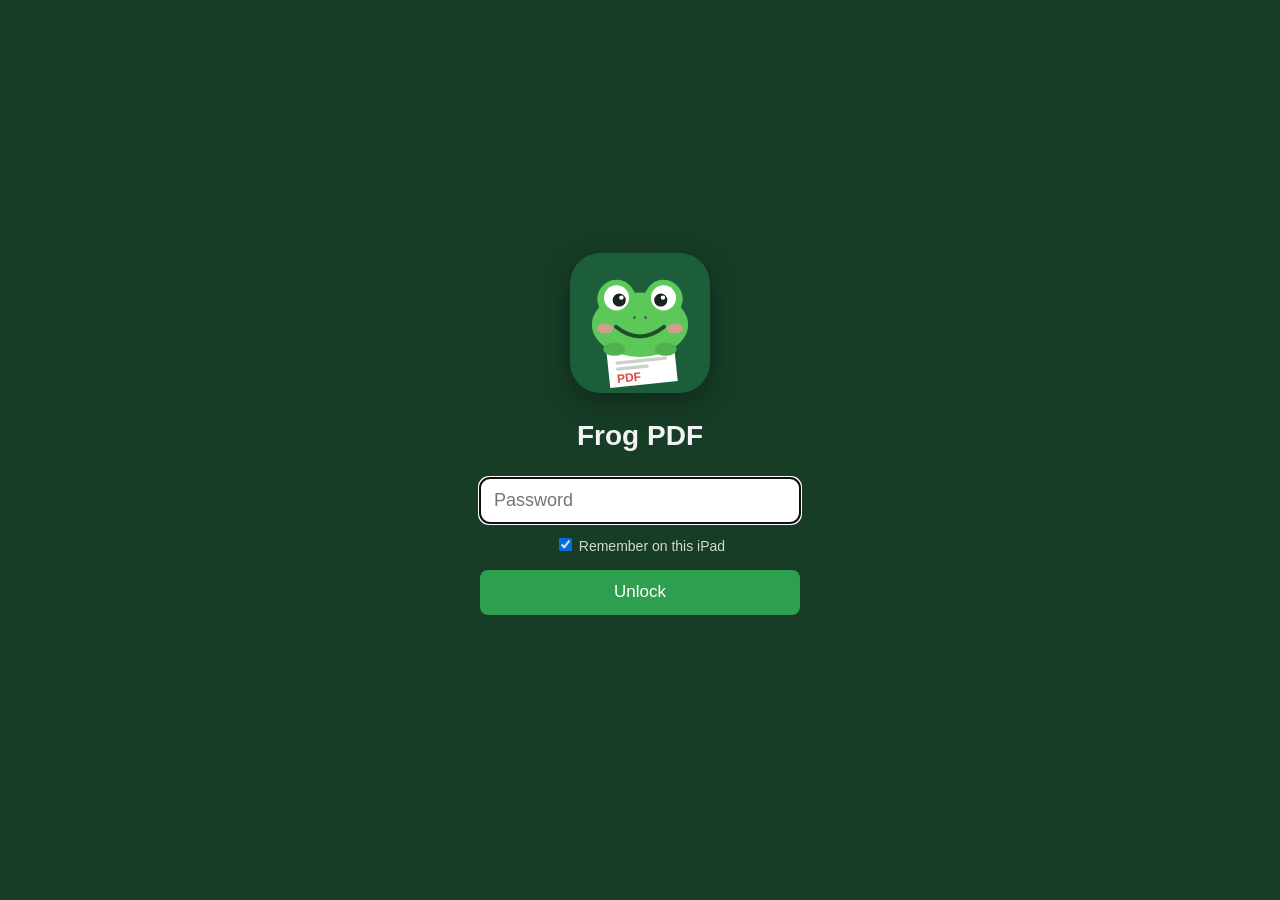
<file: frog-pdf/index.html>
<!doctype html>
<html lang="en">
<head>
<meta charset="utf-8">
<meta name="viewport" content="width=device-width, initial-scale=1, maximum-scale=1, user-scalable=no, viewport-fit=cover">
<meta name="apple-mobile-web-app-capable" content="yes">
<meta name="apple-mobile-web-app-status-bar-style" content="black-translucent">
<meta name="apple-mobile-web-app-title" content="Frog PDF">
<meta name="theme-color" content="#173d27">
<link rel="apple-touch-icon" href="icons/icon-180.png">
<link rel="icon" href="icons/frog.svg" type="image/svg+xml">
<link rel="alternate icon" href="icons/icon-192.png">
<link rel="manifest" href="manifest.json">
<link rel="stylesheet" href="style.css">
<title>Frog PDF</title>
</head>
<body>

<!-- Lock -->
<section id="lock" class="screen">
  <form class="lock-card" id="lockForm" autocomplete="off">
    <img src="icons/frog.svg" alt="" class="lock-logo">
    <h1>Frog PDF</h1>
    <input type="password" id="lockPw" placeholder="Password" autocomplete="current-password">
    <label class="lock-remember"><input type="checkbox" id="lockRemember" checked> Remember on this iPad</label>
    <button class="btn primary" type="submit" id="lockBtn">Unlock</button>
    <p class="lock-msg" id="lockMsg"></p>
  </form>
</section>

<!-- Library -->
<section id="library" class="screen hidden">
  <header class="bar">
    <div class="brand"><img class="logo" src="icons/frog.svg" alt="">Frog PDF</div>
    <label class="btn primary" for="openInput">Open PDF</label>
  </header>
  <div class="lib-body">
    <p class="hint" id="libHint">Open a PDF from Files to view, mark up, sign, rearrange and export it. Everything stays on this iPad.</p>
    <div id="docList" class="doc-list"></div>
  </div>
  <input type="file" id="openInput" accept="application/pdf,.pdf" hidden>
</section>

<!-- Editor -->
<section id="editor" class="screen hidden">
  <header class="bar top">
    <button class="btn ghost" id="backBtn" title="Library">&#8249; Library</button>
    <div class="title" id="docTitle"></div>
    <div class="right">
      <button class="btn ghost icon" id="undoBtn" title="Undo">&#8630;</button>
      <button class="btn ghost icon" id="redoBtn" title="Redo">&#8631;</button>
      <button class="btn ghost icon" id="searchBtn" title="Search">&#9906;</button>
      <button class="btn ghost" id="pagesBtn" title="Pages">Pages</button>
      <button class="btn primary" id="exportBtn">Export</button>
    </div>
  </header>

  <div class="searchbar hidden" id="searchBar">
    <input type="search" id="searchInput" placeholder="Find in document" autocomplete="off" autocorrect="off" autocapitalize="off">
    <button class="btn ghost" id="searchNext">Next</button>
    <span class="search-status" id="searchStatus"></span>
    <button class="btn ghost" id="searchClose">Done</button>
  </div>

  <div id="viewer"><div id="pagesWrap"></div></div>

  <aside id="sidePanel" class="hidden">
    <div class="side-head">
      <strong>Pages</strong>
      <button class="btn ghost small" id="sideClose">Close</button>
    </div>
    <div class="side-actions">
      <button class="btn small" data-op="rotl" title="Rotate left">&#10226; Left</button>
      <button class="btn small" data-op="rotr" title="Rotate right">&#10227; Right</button>
      <button class="btn small" data-op="up">&#9650; Up</button>
      <button class="btn small" data-op="down">&#9660; Down</button>
      <button class="btn small" data-op="blank">+ Blank</button>
      <button class="btn small" data-op="dup">Duplicate</button>
      <button class="btn small danger" data-op="del">Delete</button>
      <label class="btn small" for="mergeInput">+ Add PDF</label>
      <input type="file" id="mergeInput" accept="application/pdf,.pdf" hidden>
    </div>
    <div id="thumbs"></div>
  </aside>

  <div class="selbar hidden" id="selBar">
    <button class="btn small" id="selEdit">Edit text</button>
    <button class="btn small" id="selSmaller">A&minus;</button>
    <button class="btn small" id="selBigger">A+</button>
    <button class="btn small danger" id="selDelete">Delete</button>
  </div>

  <footer class="bar tools" id="toolBar">
    <div class="tool-group" id="toolButtons">
      <button class="tool active" data-tool="hand" title="Scroll">&#9995;<span>Scroll</span></button>
      <button class="tool" data-tool="select" title="Select / move">&#10146;<span>Select</span></button>
      <button class="tool" data-tool="pen" title="Pen">&#9998;<span>Pen</span></button>
      <button class="tool" data-tool="highlight" title="Highlighter">&#9646;<span>Highlight</span></button>
      <button class="tool" data-tool="text" title="Text">T<span>Text</span></button>
      <button class="tool" data-tool="rect" title="Box">&#9633;<span>Box</span></button>
      <button class="tool" data-tool="whiteout" title="White-out">&#9608;<span>White-out</span></button>
      <button class="tool" data-tool="sign" title="Signature">&#10002;<span>Sign</span></button>
      <button class="tool" data-tool="image" title="Image">&#9635;<span>Image</span></button>
      <button class="tool" data-tool="eraser" title="Eraser">&#9003;<span>Erase</span></button>
    </div>
    <div class="tool-group opts">
      <div id="swatches"></div>
      <div id="widths"></div>
      <div class="zoom">
        <button class="btn ghost icon" id="zoomOut">&minus;</button>
        <button class="btn ghost" id="zoomLabel">Fit</button>
        <button class="btn ghost icon" id="zoomIn">+</button>
      </div>
      <button class="btn ghost" id="pageLabel">1 / 1</button>
    </div>
  </footer>
  <input type="file" id="imageInput" accept="image/*" hidden>
</section>

<!-- Modals -->
<div class="modal hidden" id="textModal">
  <div class="card">
    <h3 id="textModalTitle">Add text</h3>
    <textarea id="textValue" rows="4" placeholder="Type here"></textarea>
    <div class="row">
      <label>Size <select id="textSize"><option>8</option><option>10</option><option selected>12</option><option>14</option><option>18</option><option>24</option><option>32</option><option>48</option></select></label>
      <span class="spacer"></span>
      <button class="btn ghost" data-close>Cancel</button>
      <button class="btn primary" id="textOk">Done</button>
    </div>
  </div>
</div>

<div class="modal hidden" id="signModal">
  <div class="card wide">
    <h3>Signatures</h3>
    <div id="sigList" class="sig-list"></div>
    <p class="hint small">Draw a new signature below, or tap a saved one to use it.</p>
    <canvas id="sigPad"></canvas>
    <div class="row">
      <button class="btn ghost" id="sigClear">Clear</button>
      <span class="spacer"></span>
      <button class="btn ghost" data-close>Cancel</button>
      <button class="btn primary" id="sigSave">Save &amp; use</button>
    </div>
  </div>
</div>

<div class="modal hidden" id="exportModal">
  <div class="card">
    <h3>Export</h3>
    <p class="hint" id="exportMsg">Building PDF&hellip;</p>
    <div class="row col" id="exportActions"></div>
    <div class="row"><span class="spacer"></span><button class="btn ghost" data-close>Close</button></div>
  </div>
</div>

<div class="toast hidden" id="toast"></div>

<script src="vendor/pdf.min.js"></script>
<script src="vendor/pdf-lib.min.js"></script>
<script src="app.js"></script>
</body>
</html>
</file>
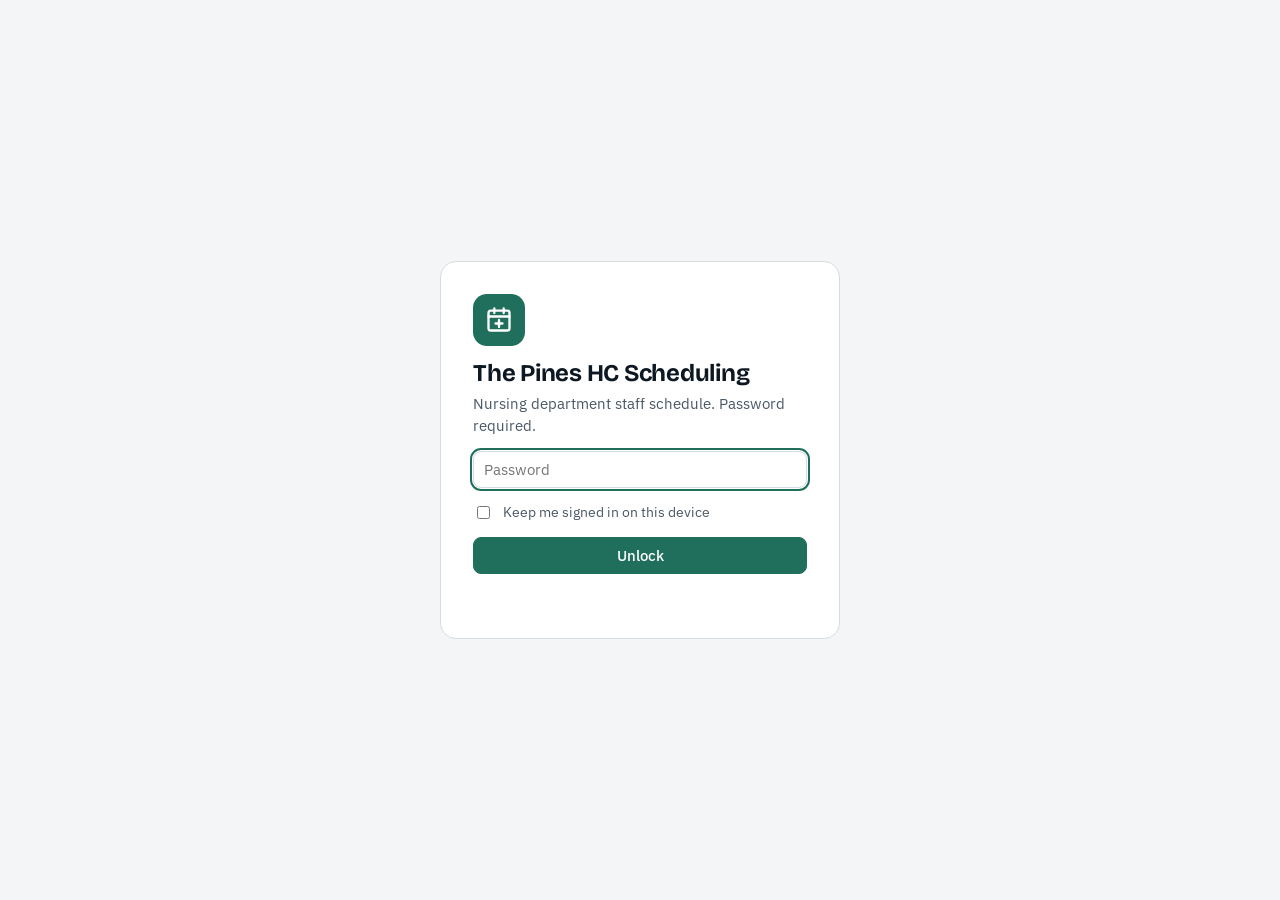
<file: hc-scheduling/index.html>
<!doctype html>
<html lang="en">
<head>
<meta charset="utf-8">
<meta name="viewport" content="width=device-width, initial-scale=1">
<meta name="robots" content="noindex">
<title>The Pines HC Scheduling</title>
<link rel="preconnect" href="https://fonts.googleapis.com">
<link rel="preconnect" href="https://fonts.gstatic.com" crossorigin>
<link rel="stylesheet" href="https://fonts.googleapis.com/css2?family=Bricolage+Grotesque:opsz,wght@12..96,600;12..96,800&family=IBM+Plex+Sans:wght@400;500;600&family=JetBrains+Mono:wght@500;700&display=swap">
<style>
*{box-sizing:border-box}
:root{
  --bg:#F3F5F7; --surface:#FFFFFF; --surface-2:#E8ECF1; --ink:#0E1822; --ink-2:#4A5866; --line:#D5DCE3;
  --accent:#1F6F5C; --accent-ink:#FFFFFF; --accent-soft:#D7EEE7; --amber:#B9730A; --ok:#16935B; --crit:#C9392F; --crit-soft:#FBE3E1; --ok-soft:#DDF3E8;
  --weekend:#EEF1F5; --today:#FFF6D9;
  --display:"Bricolage Grotesque",ui-sans-serif,system-ui,sans-serif;
  --body:"IBM Plex Sans",ui-sans-serif,system-ui,-apple-system,"Segoe UI",sans-serif;
  --mono:"JetBrains Mono",ui-monospace,SFMono-Regular,Menlo,Consolas,monospace;
  --r:10px;
}
@media (prefers-color-scheme: dark){
  :root:not([data-theme="light"]){
    --bg:#0B1118; --surface:#121B25; --surface-2:#18232F; --ink:#E8EEF4; --ink-2:#98A7B6; --line:#243241;
    --accent:#4FC3A1; --accent-ink:#0B1118; --accent-soft:#163A31; --amber:#F2B03E; --ok:#3CC98A; --crit:#FF6B5E; --crit-soft:#3A1A18; --ok-soft:#123326;
    --weekend:#151F2A; --today:#2E2A14;
  }
}
:root[data-theme="dark"]{
  --bg:#0B1118; --surface:#121B25; --surface-2:#18232F; --ink:#E8EEF4; --ink-2:#98A7B6; --line:#243241;
  --accent:#4FC3A1; --accent-ink:#0B1118; --accent-soft:#163A31; --amber:#F2B03E; --ok:#3CC98A; --crit:#FF6B5E; --crit-soft:#3A1A18; --ok-soft:#123326;
  --weekend:#151F2A; --today:#2E2A14;
}
html,body{margin:0}
body{background:var(--bg);color:var(--ink);font-family:var(--body);font-size:15px;line-height:1.45;-webkit-font-smoothing:antialiased}
h1,h2,h3{font-family:var(--display);margin:0;letter-spacing:-.01em;line-height:1.15}
button,input,select,textarea{font:inherit;color:inherit}
input,select,textarea{background:var(--surface);border:1px solid var(--line);border-radius:8px;padding:7px 10px;min-width:0}
input:focus,select:focus,textarea:focus{outline:2px solid var(--accent);outline-offset:1px}
.btn{display:inline-flex;align-items:center;gap:6px;border:1px solid var(--line);background:var(--surface);border-radius:8px;padding:7px 12px;cursor:pointer;font-weight:500;white-space:nowrap}
.btn:hover{border-color:var(--ink-2)}
.btn.primary{background:var(--accent);border-color:var(--accent);color:var(--accent-ink)}
.btn.danger{color:var(--crit)}
.btn.sm{padding:4px 9px;font-size:13px}
.btn:disabled{opacity:.5;cursor:default}
.muted{color:var(--ink-2)}
.hidden{display:none !important}
.row{display:flex;gap:10px;align-items:center;flex-wrap:wrap}
.spacer{flex:1}

/* Lock screen */
#lock{min-height:100vh;display:grid;place-items:center;padding:16px}
#lock form{background:var(--surface);border:1px solid var(--line);border-radius:16px;padding:32px;width:min(400px,100%);display:grid;gap:14px}
#lock .mark{width:52px;height:52px;border-radius:14px;background:var(--accent);color:var(--accent-ink);display:grid;place-items:center}
#lock .err{color:var(--crit);min-height:1.2em;margin:0}

/* App shell */
header.top{position:sticky;top:0;z-index:20;background:var(--surface);border-bottom:1px solid var(--line);padding:10px 16px;display:flex;gap:14px;align-items:center;flex-wrap:wrap}
header.top h1{font-size:19px;display:flex;align-items:center;gap:10px}
header.top h1 .mark{width:30px;height:30px;border-radius:8px;background:var(--accent);color:var(--accent-ink);display:grid;place-items:center}
nav.tabs{display:flex;gap:4px;flex-wrap:wrap}
nav.tabs button{border:0;background:none;padding:7px 12px;border-radius:8px;cursor:pointer;color:var(--ink-2);font-weight:500}
nav.tabs button.on{background:var(--accent-soft);color:var(--ink)}
.sync{font-size:13px;display:flex;align-items:center;gap:6px;color:var(--ink-2)}
.sync .dot{width:9px;height:9px;border-radius:50%;background:var(--ink-2)}
.sync.ok .dot{background:var(--ok)}
.sync.busy .dot{background:var(--amber)}
.sync.bad .dot{background:var(--crit)}
main{padding:16px;max-width:100%}
.view{display:grid;gap:14px}
.card{background:var(--surface);border:1px solid var(--line);border-radius:var(--r);padding:16px}
.card h2{font-size:17px;margin-bottom:10px}
.toolbar{display:flex;gap:8px;align-items:center;flex-wrap:wrap}
.toolbar h2{font-size:18px;margin-right:6px}
.banner{border-radius:var(--r);padding:10px 14px;background:var(--accent-soft)}
.banner.warn{background:var(--crit-soft)}

/* Schedule grid */
.gridwrap{overflow:auto;background:var(--surface);border:1px solid var(--line);border-radius:var(--r);max-height:calc(100vh - 190px)}
table.grid{border-collapse:separate;border-spacing:0;font-size:13px;min-width:100%}
table.grid th,table.grid td{border-right:1px solid var(--line);border-bottom:1px solid var(--line);padding:0;text-align:center;white-space:nowrap}
table.grid thead th{position:sticky;top:0;background:var(--surface);z-index:3;padding:6px 4px;font-weight:600}
table.grid thead th .dow{display:block;font-size:11px;color:var(--ink-2);font-weight:500;text-transform:uppercase;letter-spacing:.04em}
table.grid .name{position:sticky;left:0;background:var(--surface);z-index:2;text-align:left;padding:4px 10px;min-width:190px;max-width:240px;overflow:hidden;text-overflow:ellipsis}
table.grid thead .name{z-index:4}
table.grid .name small{color:var(--ink-2);margin-left:6px}
table.grid .tot{padding:4px 8px;font-family:var(--mono);font-size:12px;width:84px;min-width:84px}
table.grid .tot.ot{color:var(--crit);font-weight:700}
table.grid tr.group td{background:var(--surface-2);text-align:left;padding:5px 10px;font-weight:600;font-size:12px;letter-spacing:.04em;text-transform:uppercase;position:sticky;left:0}
table.grid td.c{min-width:46px;height:34px;cursor:pointer;position:relative;font-family:var(--mono);font-weight:700;font-size:12px}
table.grid td.c.ro{cursor:default}
table.grid .we{background:var(--weekend)}
table.grid .td{background:var(--today)}
table.grid td.c:focus{outline:2px solid var(--accent);outline-offset:-2px;z-index:1}
td.c .chip{display:inline-block;min-width:34px;padding:3px 4px;border-radius:6px;color:#fff}
td.c .chip.off{background:none;color:var(--ink-2);font-weight:500}
td.c .chip.pto{background:#7A8794}
td.c .chip.co{background:none;color:var(--crit);border:1.5px dashed var(--crit)}
td.c .req{position:absolute;top:2px;right:3px;width:6px;height:6px;border-radius:50%;background:var(--amber)}
td.c .warn{position:absolute;bottom:1px;right:2px;font-size:10px;color:var(--crit);font-family:var(--body)}
td.c .float{position:absolute;bottom:1px;left:3px;font-size:9px;color:var(--ink-2);font-family:var(--body)}
td.c .note{position:absolute;top:1px;left:3px;font-size:9px;color:var(--ink-2)}
table.grid tfoot td{background:var(--surface);font-family:var(--mono);font-size:12px;padding:4px 2px}
table.grid tfoot td.name{font-family:var(--body);font-size:12px}
table.grid tfoot tr:first-child td{border-top:2px solid var(--ink-2)}
td.cov.short{background:var(--crit-soft);color:var(--crit);font-weight:700}
td.cov.met{color:var(--ok)}
td.cov.over{color:var(--amber)}
.legend{display:flex;gap:12px;flex-wrap:wrap;font-size:13px;color:var(--ink-2)}
.legend span{display:inline-flex;align-items:center;gap:5px}
.legend i{display:inline-block;width:14px;height:14px;border-radius:4px}

/* Popover */
#pop{position:fixed;z-index:50;background:var(--surface);border:1px solid var(--line);border-radius:12px;box-shadow:0 12px 40px rgba(0,0,0,.25);padding:12px;width:290px;display:grid;gap:10px}
#pop .shifts{display:grid;grid-template-columns:repeat(3,1fr);gap:6px}
#pop .shifts button{border:0;border-radius:8px;padding:8px 4px;color:#fff;cursor:pointer;font-weight:600;font-size:13px;line-height:1.2}
#pop .shifts button small{display:block;font-weight:400;font-size:11px;opacity:.9}
#pop .shifts button.alt{background:var(--surface-2);color:var(--ink)}
#pop .shifts button.sel{outline:3px solid var(--ink);outline-offset:1px}
#pop .warns{font-size:12px;color:var(--crit)}

/* Tables */
table.list{width:100%;border-collapse:collapse;font-size:14px}
table.list th{text-align:left;font-size:12px;text-transform:uppercase;letter-spacing:.04em;color:var(--ink-2);font-weight:600;padding:8px;border-bottom:1px solid var(--line)}
table.list td{padding:8px;border-bottom:1px solid var(--line);vertical-align:middle}
table.list tr.inactive td{opacity:.5}
.pill{display:inline-block;padding:1px 8px;border-radius:99px;font-size:12px;font-weight:600;background:var(--surface-2)}
.pill.pending{background:#FFF0CC;color:#7A4E00}
.pill.approved{background:var(--ok-soft);color:var(--ok)}
.pill.denied{background:var(--crit-soft);color:var(--crit)}
.swatch{display:inline-block;width:12px;height:12px;border-radius:3px;vertical-align:-1px;margin-right:6px}

/* Day sheet */
.daygrid{display:grid;grid-template-columns:repeat(auto-fit,minmax(280px,1fr));gap:14px}
.daygrid .card h3{font-size:16px;margin-bottom:8px;display:flex;justify-content:space-between;gap:8px}
.daygrid ul{list-style:none;margin:0;padding:0;display:grid;gap:4px}
.daygrid li{display:flex;justify-content:space-between;gap:8px;padding:5px 0;border-bottom:1px dashed var(--line)}
.daygrid li:last-child{border-bottom:0}
.need{color:var(--crit);font-weight:600}

/* Open shifts */
.open{display:grid;gap:8px}
.open .item{display:grid;grid-template-columns:minmax(200px,280px) 1fr;gap:12px;align-items:center;padding:10px 12px;border:1px solid var(--line);border-radius:10px;background:var(--surface)}
.open .cands{display:flex;gap:6px;flex-wrap:wrap}
.cand{border:1px solid var(--line);background:var(--surface-2);border-radius:99px;padding:4px 10px;font-size:13px;cursor:pointer}
.cand:hover{border-color:var(--accent)}
.cand.ot{border-style:dashed}
.cand small{color:var(--ink-2)}

/* Forms */
.form{display:grid;grid-template-columns:repeat(auto-fit,minmax(180px,1fr));gap:12px}
.form label{display:grid;gap:4px;font-size:13px;color:var(--ink-2);font-weight:500}
.form label.wide{grid-column:1/-1}
dialog{border:1px solid var(--line);border-radius:14px;background:var(--surface);color:var(--ink);padding:20px;width:min(560px,calc(100vw - 32px))}
dialog::backdrop{background:rgba(0,0,0,.45)}
dialog h2{font-size:18px;margin-bottom:14px}
dialog .actions{display:flex;gap:8px;justify-content:flex-end;margin-top:16px}
table.targets input{width:58px;text-align:center}
table.targets td,table.targets th{padding:4px 6px}
.toast{position:fixed;bottom:18px;left:50%;transform:translateX(-50%);background:var(--ink);color:var(--bg);padding:10px 16px;border-radius:10px;z-index:60;font-size:14px;max-width:calc(100vw - 32px)}

@media (max-width:700px){
  .open .item{grid-template-columns:1fr}
  table.grid .name{min-width:130px}
}
@media print{
  @page{size:landscape;margin:8mm}
  header.top,.toolbar,.noprint,#pop,.legend .noprint{display:none !important}
  body{background:#fff;color:#000;font-size:11px}
  main{padding:0}
  .gridwrap{max-height:none;overflow:visible;border:0}
  table.grid{font-size:10px}
  table.grid td.c{height:22px;width:auto;min-width:0}
  table.grid thead th,table.grid .name{position:static}
  .printhead{display:block !important;margin-bottom:6px}
}
.printhead{display:none}
</style>
</head>
<body>

<section id="lock">
  <form id="lockform">
    <div class="mark"><svg width="28" height="28" viewBox="0 0 24 24" fill="none" stroke="currentColor" stroke-width="2" stroke-linecap="round" stroke-linejoin="round" aria-hidden="true"><rect x="3" y="4" width="18" height="17" rx="2"/><path d="M3 9h18M8 2v4M16 2v4M12 12v6M9 15h6"/></svg></div>
    <div>
      <h1 style="font-size:24px">The Pines HC Scheduling</h1>
      <p class="muted" style="margin:6px 0 0">Nursing department staff schedule. Password required.</p>
    </div>
    <input id="pw" type="password" placeholder="Password" aria-label="Password" autocomplete="current-password" required autofocus>
    <label class="row muted" style="font-size:14px"><input type="checkbox" id="remember" style="width:auto"> Keep me signed in on this device</label>
    <button class="btn primary" id="unlock" style="justify-content:center">Unlock</button>
    <p class="err" id="lockerr" role="alert"></p>
  </form>
</section>

<div id="app" class="hidden">
  <header class="top">
    <h1><span class="mark"><svg width="18" height="18" viewBox="0 0 24 24" fill="none" stroke="currentColor" stroke-width="2.2" stroke-linecap="round" stroke-linejoin="round" aria-hidden="true"><rect x="3" y="4" width="18" height="17" rx="2"/><path d="M3 9h18M12 12v6M9 15h6"/></svg></span><span id="facility">The Pines HC Scheduling</span></h1>
    <nav class="tabs" id="tabs">
      <button data-v="schedule" class="on">Schedule</button>
      <button data-v="day">Day Sheet</button>
      <button data-v="open">Open Shifts</button>
      <button data-v="staff">Staff</button>
      <button data-v="requests">Time Off</button>
      <button data-v="settings">Settings</button>
    </nav>
    <span class="spacer"></span>
    <span class="sync" id="sync"><span class="dot"></span><span id="synctext">Loading…</span></span>
    <button class="btn sm" id="lockbtn" title="Lock">Lock</button>
  </header>
  <main>
    <div id="banner"></div>
    <section class="view" id="v-schedule"></section>
    <section class="view hidden" id="v-day"></section>
    <section class="view hidden" id="v-open"></section>
    <section class="view hidden" id="v-staff"></section>
    <section class="view hidden" id="v-requests"></section>
    <section class="view hidden" id="v-settings"></section>
  </main>
</div>

<div id="pop" class="hidden" role="dialog" aria-label="Assign shift"></div>
<dialog id="dlg"></dialog>

<script>
'use strict';
// The Pines HC Scheduling: a single-page staff scheduler for the nursing
// department. The schedule is stored AES-256-GCM encrypted in a GitHub repo, so
// the repo (and this page) only ever hold ciphertext. Anyone with the password
// can view; editing also needs a GitHub token that can write to that repo.

const CFG = { owner: 'granviladmin-lab', repo: 'pines-hc-scheduling', branch: 'main', path: 'data/schedule.enc' };
const LOCK = {"iter":600000,"salt":"Y0/gu9DZgB7t9yJNYZdzww==","iv":"gitURClZtIGd7kHe","ct":"J5qvPVwlLlKeSI8mKV7aP+2/dZtC3vZYrWAE"}; // { iter, salt, iv, ct }: the password check, written by build.mjs

const $ = (id) => document.getElementById(id);
const LS = {
  get(k) { try { return localStorage.getItem('hcs.' + k); } catch { return null; } },
  set(k, v) { try { v == null ? localStorage.removeItem('hcs.' + k) : localStorage.setItem('hcs.' + k, v); } catch {} },
};

function el(tag, attrs, ...kids) {
  const e = document.createElement(tag);
  for (const [k, v] of Object.entries(attrs || {})) {
    if (v == null || v === false) continue;
    if (k === 'class') e.className = v;
    else if (k === 'text') e.textContent = v;
    else if (k === 'html') e.innerHTML = v;
    else if (k.startsWith('on')) e.addEventListener(k.slice(2), v);
    else if (k === 'style' && typeof v === 'object') Object.assign(e.style, v);
    else if (v === true) e.setAttribute(k, '');
    else e.setAttribute(k, v);
  }
  for (const c of kids.flat()) if (c != null && c !== false) e.append(c.nodeType ? c : String(c));
  return e;
}
const esc = (s) => String(s ?? '').replace(/[&<>"']/g, (c) => ({ '&': '&amp;', '<': '&lt;', '>': '&gt;', '"': '&quot;', "'": '&#39;' }[c]));
const uid = () => Math.random().toString(36).slice(2, 8) + Date.now().toString(36).slice(-4);

function toast(msg, ms = 2600) {
  const t = el('div', { class: 'toast', role: 'status', text: msg });
  document.body.append(t);
  setTimeout(() => t.remove(), ms);
}

// ---------- Dates (plain 'YYYY-MM-DD' strings, computed in UTC so DST never shifts a day)
const D = {
  parse: (s) => { const [y, m, d] = s.split('-').map(Number); return Date.UTC(y, m - 1, d); },
  fmt: (t) => new Date(t).toISOString().slice(0, 10),
  add: (s, n) => D.fmt(D.parse(s) + n * 86400000),
  dow: (s) => new Date(D.parse(s)).getUTCDay(),
  diff: (a, b) => Math.round((D.parse(b) - D.parse(a)) / 86400000),
  today: () => { const n = new Date(); return D.fmt(Date.UTC(n.getFullYear(), n.getMonth(), n.getDate())); },
  label: (s, o = { weekday: 'short', month: 'short', day: 'numeric' }) => new Date(D.parse(s)).toLocaleDateString(undefined, { ...o, timeZone: 'UTC' }),
};
const DOW = ['Sun', 'Mon', 'Tue', 'Wed', 'Thu', 'Fri', 'Sat'];
const mins = (hhmm) => { const [h, m] = hhmm.split(':').map(Number); return h * 60 + m; };
const fmtTime = (hhmm) => {
  const [h, m] = hhmm.split(':').map(Number);
  const ap = h < 12 ? 'a' : 'p';
  const h12 = h % 12 || 12;
  return m ? `${h12}:${String(m).padStart(2, '0')}${ap}` : `${h12}${ap}`;
};

// ---------- Crypto
const b64 = { enc: (u) => btoa(String.fromCharCode(...new Uint8Array(u))), dec: (s) => Uint8Array.from(atob(s), (c) => c.charCodeAt(0)) };
function b64big(u8) { let s = ''; for (let i = 0; i < u8.length; i += 0x8000) s += String.fromCharCode.apply(null, u8.subarray(i, i + 0x8000)); return btoa(s); }

async function deriveKey(pw) {
  const base = await crypto.subtle.importKey('raw', new TextEncoder().encode(pw), 'PBKDF2', false, ['deriveKey']);
  return crypto.subtle.deriveKey({ name: 'PBKDF2', salt: b64.dec(LOCK.salt), iterations: LOCK.iter, hash: 'SHA-256' }, base,
    { name: 'AES-GCM', length: 256 }, true, ['encrypt', 'decrypt']);
}
async function checkKey(key) {
  const pt = await crypto.subtle.decrypt({ name: 'AES-GCM', iv: b64.dec(LOCK.iv) }, key, b64.dec(LOCK.ct));
  return new TextDecoder().decode(pt) === 'pines-hc-ok';
}
async function gzip(bytes, dir) {
  if (typeof CompressionStream === 'undefined') return null;
  const s = new Blob([bytes]).stream().pipeThrough(dir === 'c' ? new CompressionStream('gzip') : new DecompressionStream('gzip'));
  return new Uint8Array(await new Response(s).arrayBuffer());
}
async function seal(obj) {
  let bytes = new TextEncoder().encode(JSON.stringify(obj));
  const z = await gzip(bytes, 'c');
  if (z) bytes = z;
  const iv = crypto.getRandomValues(new Uint8Array(12));
  const ct = new Uint8Array(await crypto.subtle.encrypt({ name: 'AES-GCM', iv }, KEY, bytes));
  return JSON.stringify({ v: 1, z: z ? 1 : 0, iv: b64.enc(iv), ct: b64big(ct) });
}
async function open_(text) {
  const env = JSON.parse(text);
  let bytes = new Uint8Array(await crypto.subtle.decrypt({ name: 'AES-GCM', iv: b64.dec(env.iv) }, KEY, b64.dec(env.ct)));
  if (env.z) {
    const u = await gzip(bytes, 'd');
    if (!u) throw new Error('This browser is too old to open the schedule.');
    bytes = u;
  }
  return JSON.parse(new TextDecoder().decode(bytes));
}

// ---------- Data model
// Everything is a map keyed by id, so edits from two schedulers merge cleanly.
function defaults() {
  return {
    v: 1,
    settings: { facility: 'The Pines HC Scheduling', anchor: '2026-10-18', periodDays: 14, otWeekly: 40, minRest: 8, allowFloat: true },
    windows: { D: { name: 'Day', order: 1 }, E: { name: 'Evening', order: 2 }, N: { name: 'Night', order: 3 } },
    roles: {
      RN: { name: 'RN', title: 'Registered Nurse', order: 1 },
      LPN: { name: 'LPN', title: 'Licensed Practical Nurse', order: 2 },
      CNA: { name: 'CNA', title: 'Certified Nursing Assistant', order: 3 },
      CMA: { name: 'CMA', title: 'Medication Aide', order: 4 },
    },
    units: { hc: { name: 'Health Care Center', order: 1 } },
    shifts: {
      D: { code: 'D', name: 'Day', start: '07:00', end: '15:00', unpaid: 30, color: '#D98A12', covers: ['D'], order: 1 },
      E: { code: 'E', name: 'Evening', start: '15:00', end: '23:00', unpaid: 30, color: '#7B4FD6', covers: ['E'], order: 2 },
      N: { code: 'N', name: 'Night', start: '23:00', end: '07:00', unpaid: 30, color: '#2D4C9C', covers: ['N'], order: 3 },
      D12: { code: 'D12', name: 'Day 12', start: '07:00', end: '19:00', unpaid: 30, color: '#B5541B', covers: ['D'], order: 4 },
      N12: { code: 'N12', name: 'Night 12', start: '19:00', end: '07:00', unpaid: 30, color: '#1E3166', covers: ['N'], order: 5 },
    },
    targets: { hc: { D: { RN: 1, LPN: 1, CNA: 4, CMA: 1 }, E: { RN: 1, LPN: 1, CNA: 3, CMA: 1 }, N: { RN: 1, LPN: 0, CNA: 2, CMA: 0 } } },
    staff: {},
    assign: {},
    requests: {},
    log: {},
  };
}
const sorted = (map) => Object.entries(map || {}).sort((a, b) => (a[1].order ?? 0) - (b[1].order ?? 0) || String(a[1].name).localeCompare(String(b[1].name)));

let KEY = null;
let DATA = null;
let FILESHA = null;    // the data file's blob sha on GitHub (for safe writes)
let OPS = [];          // edits not yet saved, replayed on top of a newer copy if someone else saved first
let saving = false, saveTimer = null, refreshTimer = null;
const UI = { view: 'schedule', start: null, days: 14, unit: 'all', role: 'all', day: D.today(), cell: null };

const canEdit = () => !!LS.get('token');
const who = () => LS.get('who') || 'Scheduler';

function getPath(obj, p) { return p.reduce((o, k) => (o == null ? undefined : o[k]), obj); }
function setPath(obj, p, v) {
  let o = obj;
  for (let i = 0; i < p.length - 1; i++) {
    if (o[p[i]] == null || typeof o[p[i]] !== 'object') o[p[i]] = {};
    o = o[p[i]];
  }
  const k = p[p.length - 1];
  if (v === undefined) delete o[k]; else o[k] = v;
  // Drop empty day maps so the file stays small.
  if (v === undefined && p[0] === 'assign' && p.length === 3) {
    const parent = getPath(obj, p.slice(0, -1));
    if (parent && typeof parent === 'object' && !Object.keys(parent).length) setPath(obj, p.slice(0, -1), undefined);
  }
}
function note(msg) {
  if (!canEdit()) return;
  const id = Date.now().toString(36) + uid().slice(0, 3);
  const entry = { at: new Date().toISOString(), by: who(), msg };
  setPath(DATA, ['log', id], entry);
  OPS.push({ p: ['log', id], v: entry });
  persistDraft();
  scheduleSave();
}
function edit(p, v, msg) {
  if (!canEdit()) { toast('Viewing only. Add a GitHub token in Settings to edit.'); return false; }
  const val = v === undefined ? undefined : JSON.parse(JSON.stringify(v));
  setPath(DATA, p, val);
  OPS.push({ p, v: val });
  if (msg) note(msg);
  else { persistDraft(); scheduleSave(); }
  return true;
}

// ---------- Schedule math
function shiftHours(sh) {
  let len = mins(sh.end) - mins(sh.start);
  if (len <= 0) len += 1440;
  return Math.max(0, len - (sh.unpaid || 0)) / 60;
}
function shiftSpan(date, sh) {
  const s = D.parse(date) + mins(sh.start) * 60000;
  let e = D.parse(date) + mins(sh.end) * 60000;
  if (e <= s) e += 86400000;
  return [s, e];
}
const a = (date, sid) => DATA.assign[date]?.[sid];
const isWork = (x) => x && DATA.shifts[x.s];
function weekStart(date) { return D.add(date, -D.dow(date)); }
function hoursBetween(sid, from, toExcl) {
  let h = 0;
  for (let d = from; d < toExcl; d = D.add(d, 1)) { const x = a(d, sid); if (isWork(x)) h += shiftHours(DATA.shifts[x.s]); }
  return h;
}
function periodStartFor(date) {
  const st = DATA.settings;
  const n = Math.floor(D.diff(st.anchor, date) / st.periodDays);
  return D.add(st.anchor, n * st.periodDays);
}
function targetFor(staff, days) {
  const t = Number(staff.hours) || 0; // hours per pay period
  return t * days / DATA.settings.periodDays;
}
function unitOf(sid, date) { return a(date, sid)?.u || DATA.staff[sid]?.unit; }
function offRequested(sid, date) {
  return Object.values(DATA.requests).find((r) => r.staff === sid && r.status !== 'denied' && r.from <= date && date <= (r.to || r.from));
}

// Problems with one person's shift on one date.
function warningsFor(sid, date, shiftId = a(date, sid)?.s) {
  const sh = DATA.shifts[shiftId];
  if (!sh) return [];
  const out = [];
  const [s, e] = shiftSpan(date, sh);
  for (const d of [D.add(date, -1), D.add(date, 1)]) {
    const x = a(d, sid);
    if (!isWork(x)) continue;
    const [s2, e2] = shiftSpan(d, DATA.shifts[x.s]);
    const gap = d < date ? (s - e2) / 3600000 : (s2 - e) / 3600000;
    if (gap < 0) out.push(`Overlaps the ${DATA.shifts[x.s].name} shift on ${D.label(d)}`);
    else if (gap < DATA.settings.minRest) out.push(`Only ${gap} h rest ${d < date ? 'after' : 'before'} the ${DATA.shifts[x.s].name} shift on ${D.label(d)}`);
  }
  const ws = weekStart(date);
  const wk = hoursBetween(sid, ws, D.add(ws, 7)) + (a(date, sid)?.s === shiftId ? 0 : shiftHours(sh));
  if (wk > DATA.settings.otWeekly) out.push(`${wk} h that week (overtime over ${DATA.settings.otWeekly})`);
  const r = offRequested(sid, date);
  if (r) out.push(`Asked for this day off (${r.status})`);
  const st = DATA.staff[sid];
  if (st && !st.active) out.push('Inactive staff member');
  return out;
}

// How many of a role work a coverage window on a date, in a unit (or all units).
function coverage(date, win, role, unit) {
  let n = 0;
  for (const [sid, x] of Object.entries(DATA.assign[date] || {})) {
    const st = DATA.staff[sid];
    if (!st || st.role !== role || !isWork(x)) continue;
    if (!DATA.shifts[x.s].covers?.includes(win)) continue;
    if (unit !== 'all' && (x.u || st.unit) !== unit) continue;
    n++;
  }
  return n;
}
function need(win, role, unit) {
  if (unit === 'all') return Object.keys(DATA.units).reduce((t, u) => t + (Number(DATA.targets[u]?.[win]?.[role]) || 0), 0);
  return Number(DATA.targets[unit]?.[win]?.[role]) || 0;
}
function shortfalls(from, days, unit) {
  const out = [];
  const units = unit === 'all' ? Object.keys(DATA.units) : [unit];
  for (let i = 0; i < days; i++) {
    const d = D.add(from, i);
    for (const u of units) for (const [w] of sorted(DATA.windows)) for (const [r] of sorted(DATA.roles)) {
      const missing = need(w, r, u) - coverage(d, w, r, u);
      if (missing > 0) out.push({ date: d, unit: u, win: w, role: r, missing });
    }
  }
  return out;
}
function shiftForWindow(win) {
  const list = sorted(DATA.shifts).filter(([, s]) => s.covers?.includes(win));
  return (list.find(([, s]) => s.covers.length === 1 && shiftHours(s) <= 8.5) || list[0] || [])[0];
}
// Who could fill a gap, best first.
function candidates(date, win, role, unit, shiftId = shiftForWindow(win)) {
  const sh = DATA.shifts[shiftId];
  if (!sh) return [];
  const ps = periodStartFor(date);
  const out = [];
  for (const [sid, st] of Object.entries(DATA.staff)) {
    if (!st.active || st.role !== role) continue;
    if (!DATA.settings.allowFloat && unit !== 'all' && st.unit !== unit) continue;
    if (a(date, sid)) continue;
    if (offRequested(sid, date)) continue;
    const w = warningsFor(sid, date, shiftId).filter((x) => !x.includes('overtime'));
    if (w.length) continue;
    const ws = weekStart(date);
    const wk = hoursBetween(sid, ws, D.add(ws, 7)) + shiftHours(sh);
    const per = hoursBetween(sid, ps, D.add(ps, DATA.settings.periodDays));
    const gap = (Number(st.hours) || 0) - per;
    out.push({ sid, st, ot: wk > DATA.settings.otWeekly, per, gap, home: st.unit === unit });
  }
  const typeRank = { FT: 0, PT: 1, PRN: 2 };
  out.sort((x, y) => x.ot - y.ot || y.home - x.home || (y.gap > 0) - (x.gap > 0) || (typeRank[x.st.type] ?? 1) - (typeRank[y.st.type] ?? 1) || y.gap - x.gap || x.st.name.localeCompare(y.st.name));
  return out.map((c) => ({ ...c, shiftId }));
}

// ---------- GitHub storage
async function gh(path, opts = {}) {
  const h = { Accept: 'application/vnd.github+json', ...(opts.headers || {}) };
  const tok = LS.get('token');
  if (tok) h.Authorization = 'Bearer ' + tok;
  return fetch('https://api.github.com' + path, { ...opts, headers: h, cache: 'no-store' });
}
async function fetchRemote() {
  const { owner, repo, branch, path } = CFG;
  if (LS.get('token')) {
    const r = await gh(`/repos/${owner}/${repo}/contents/${path}?ref=${branch}&t=${Date.now()}`);
    if (r.status === 404) return { text: null, sha: null };
    if (r.status === 401) throw new Error('The GitHub token was refused. Check it in Settings.');
    if (!r.ok) throw new Error(`GitHub said ${r.status}`);
    const j = await r.json();
    let text;
    if (j.content) text = atob(j.content.replace(/\n/g, ''));
    else text = await (await fetch(j.download_url, { cache: 'no-store' })).text();
    return { text, sha: j.sha };
  }
  // Viewers: find the newest commit, then read the file at that commit (no CDN staleness).
  let ref = branch;
  try {
    const r = await gh(`/repos/${owner}/${repo}/commits/${branch}`, { headers: { Accept: 'application/vnd.github.sha' } });
    if (r.ok) ref = (await r.text()).trim();
  } catch {}
  const r = await fetch(`https://raw.githubusercontent.com/${owner}/${repo}/${ref}/${path}`, { cache: 'no-store' });
  if (r.status === 404) return { text: null, sha: null };
  if (!r.ok) throw new Error(`GitHub said ${r.status}`);
  return { text: await r.text(), sha: null };
}

async function load({ quiet } = {}) {
  setSync('busy', 'Loading…');
  try {
    const { text, sha } = await fetchRemote();
    const remote = text ? await open_(text) : defaults();
    FILESHA = sha;
    DATA = remote;
    for (const op of OPS) setPath(DATA, op.p, op.v);
    migrate();
    persistDraft();
    setSync(OPS.length ? 'busy' : 'ok', OPS.length ? 'Unsaved changes' : (text ? `Up to date ${new Date().toLocaleTimeString([], { hour: 'numeric', minute: '2-digit' })}` : 'New schedule (not saved yet)'));
    if (OPS.length) scheduleSave();
  } catch (e) {
    if (!DATA) {
      const draft = await loadDraft();
      DATA = draft || defaults();
      migrate();
    }
    setSync('bad', 'Offline: ' + (e.message || e));
    if (!quiet) toast("Couldn't load the latest schedule. Showing the copy saved on this device.");
  }
  render();
}

function scheduleSave() {
  setSync('busy', 'Unsaved changes');
  clearTimeout(saveTimer);
  saveTimer = setTimeout(save, 1500);
}
async function save() {
  if (saving) { scheduleSave(); return; }
  if (!OPS.length || !canEdit()) return;
  saving = true;
  setSync('busy', 'Saving…');
  const { owner, repo, branch, path } = CFG;
  const sent = OPS.length;
  try {
    for (let attempt = 0; attempt < 3; attempt++) {
      // Keep the change log to the newest 400 entries.
      const ids = Object.keys(DATA.log || {}).sort();
      for (const id of ids.slice(0, Math.max(0, ids.length - 400))) delete DATA.log[id];
      DATA.updatedAt = new Date().toISOString();
      DATA.updatedBy = who();
      const body = { message: `Schedule update by ${who()}`, content: btoa(await seal(DATA)), branch };
      if (FILESHA) body.sha = FILESHA;
      const r = await gh(`/repos/${owner}/${repo}/contents/${path}`, { method: 'PUT', body: JSON.stringify(body), headers: { 'Content-Type': 'application/json' } });
      if (r.ok) {
        FILESHA = (await r.json()).content.sha;
        OPS = OPS.slice(sent);
        persistDraft();
        setSync(OPS.length ? 'busy' : 'ok', OPS.length ? 'Unsaved changes' : `Saved ${new Date().toLocaleTimeString([], { hour: 'numeric', minute: '2-digit' })}`);
        if (OPS.length) scheduleSave();
        return;
      }
      if (r.status === 409 || r.status === 422) {
        // Someone else saved first: take their copy and re-apply our edits on top.
        const { text, sha } = await fetchRemote();
        FILESHA = sha;
        if (text) {
          DATA = await open_(text);
          for (const op of OPS) setPath(DATA, op.p, op.v);
          migrate();
          render();
        }
        continue;
      }
      if (r.status === 401 || r.status === 403) throw new Error('The GitHub token cannot write to the schedule. Check it in Settings.');
      if (r.status === 404) throw new Error('The schedule repository was not found, or the token cannot see it.');
      throw new Error(`GitHub said ${r.status}`);
    }
    throw new Error('Kept colliding with other saves');
  } catch (e) {
    setSync('bad', 'Not saved: ' + (e.message || e));
  } finally {
    saving = false;
  }
}

// An encrypted copy on this device, so the schedule opens offline and unsaved edits survive a reload.
async function persistDraft() {
  try { LS.set('draft', await seal({ data: DATA, ops: OPS, sha: FILESHA })); } catch {}
}
async function loadDraft() {
  try {
    const t = LS.get('draft');
    if (!t) return null;
    const d = await open_(t);
    OPS = d.ops || [];
    FILESHA = d.sha || null;
    return d.data;
  } catch { return null; }
}
function migrate() {
  const def = defaults();
  for (const k of Object.keys(def)) if (DATA[k] == null) DATA[k] = def[k];
  DATA.settings = { ...def.settings, ...DATA.settings };
}

function setSync(state, text) {
  $('sync').className = 'sync ' + state;
  $('synctext').textContent = (canEdit() ? '' : 'View only · ') + text;
}

// ---------- Rendering
function render() {
  if (!DATA) return;
  $('facility').textContent = DATA.settings.facility || 'The Pines HC Scheduling';
  document.title = DATA.settings.facility || 'The Pines HC Scheduling';
  if (!UI.start) UI.start = periodStartFor(D.today());
  const b = $('banner');
  b.innerHTML = '';
  if (!canEdit()) b.append(el('div', { class: 'banner noprint', style: { marginBottom: '14px' } }, 'You are viewing the schedule. Schedulers can turn on editing in ', el('a', { href: '#', onclick: (e) => { e.preventDefault(); show('settings'); } }, 'Settings'), '.'));
  else if (!Object.keys(DATA.staff).length) b.append(el('div', { class: 'banner noprint', style: { marginBottom: '14px' } }, 'Start by adding your nursing staff on the ', el('a', { href: '#', onclick: (e) => { e.preventDefault(); show('staff'); } }, 'Staff'), ' tab, then set shift types and staffing targets in Settings.'));
  ({ schedule: renderSchedule, day: renderDay, open: renderOpen, staff: renderStaff, requests: renderRequests, settings: renderSettings })[UI.view]();
}
function show(v) {
  UI.view = v;
  for (const btn of $('tabs').children) btn.classList.toggle('on', btn.dataset.v === v);
  for (const s of document.querySelectorAll('main > .view')) s.classList.toggle('hidden', s.id !== 'v-' + v);
  closePop();
  render();
  window.scrollTo(0, 0);
}

function unitSelect(value, onchange, withAll = true) {
  return el('select', { 'aria-label': 'Unit', onchange: (e) => onchange(e.target.value) },
    withAll && el('option', { value: 'all', selected: value === 'all' }, 'All units'),
    sorted(DATA.units).map(([id, u]) => el('option', { value: id, selected: value === id }, u.name)));
}
function roleSelect(value, onchange) {
  return el('select', { 'aria-label': 'Role', onchange: (e) => onchange(e.target.value) },
    el('option', { value: 'all', selected: value === 'all' }, 'All roles'),
    sorted(DATA.roles).map(([id, r]) => el('option', { value: id, selected: value === id }, r.name)));
}
function chipFor(x) {
  if (!x) return '';
  if (x.s === 'OFF') return el('span', { class: 'chip off', text: 'off' });
  if (x.s === 'PTO') return el('span', { class: 'chip pto', text: 'PTO' });
  if (x.s === 'CO') return el('span', { class: 'chip co', text: 'C/O' });
  const sh = DATA.shifts[x.s];
  if (!sh) return el('span', { class: 'chip off', text: '?' });
  return el('span', { class: 'chip', style: { background: sh.color }, text: sh.code });
}

function renderSchedule() {
  const v = $('v-schedule');
  v.innerHTML = '';
  const days = UI.days;
  const dates = Array.from({ length: days }, (_, i) => D.add(UI.start, i));
  const end = dates[dates.length - 1];
  const today = D.today();

  v.append(el('div', { class: 'toolbar noprint' },
    el('button', { class: 'btn', 'aria-label': 'Previous period', onclick: () => { UI.start = D.add(UI.start, -days); render(); } }, '‹'),
    el('h2', { text: `${D.label(UI.start, { month: 'short', day: 'numeric' })} – ${D.label(end, { month: 'short', day: 'numeric', year: 'numeric' })}` }),
    el('button', { class: 'btn', 'aria-label': 'Next period', onclick: () => { UI.start = D.add(UI.start, days); render(); } }, '›'),
    el('button', { class: 'btn sm', onclick: () => { UI.start = periodStartFor(today); render(); } }, 'This period'),
    el('select', { 'aria-label': 'Length', onchange: (e) => { UI.days = Number(e.target.value); render(); } },
      [7, 14, 28].map((n) => el('option', { value: n, selected: n === days }, n === 7 ? '1 week' : n === 14 ? '2 weeks' : '4 weeks'))),
    unitSelect(UI.unit, (u) => { UI.unit = u; render(); }),
    roleSelect(UI.role, (r) => { UI.role = r; render(); }),
    el('span', { class: 'spacer' }),
    canEdit() && el('button', { class: 'btn sm', onclick: () => copyPrevious(dates) }, 'Copy previous'),
    el('button', { class: 'btn sm', onclick: () => exportCSV(dates) }, 'CSV'),
    el('button', { class: 'btn sm', onclick: () => window.print() }, 'Print'),
  ));
  v.append(el('div', { class: 'printhead' }, el('h2', { text: `${DATA.settings.facility} · ${UI.unit === 'all' ? 'All units' : DATA.units[UI.unit]?.name} · ${D.label(UI.start)} – ${D.label(end)}` })));

  const legend = el('div', { class: 'legend' },
    sorted(DATA.shifts).map(([, s]) => el('span', {}, el('i', { style: { background: s.color } }), `${s.code} ${s.name} ${fmtTime(s.start)}–${fmtTime(s.end)}`)),
    el('span', {}, el('i', { style: { background: '#7A8794' } }), 'PTO'),
    el('span', {}, el('i', { style: { border: '1.5px dashed var(--crit)' } }), 'Call-out'),
    el('span', { class: 'noprint' }, el('i', { style: { background: 'var(--amber)', borderRadius: '50%', width: '8px', height: '8px' } }), 'Time-off request'),
    el('span', { class: 'noprint' }, el('b', { style: { color: 'var(--crit)' }, text: '!' }), 'Rest, overtime or request conflict'));
  v.append(legend);

  const staff = Object.entries(DATA.staff)
    .filter(([sid, s]) => (s.active || dates.some((d) => a(d, sid))))
    .filter(([, s]) => UI.role === 'all' || s.role === UI.role)
    .filter(([sid, s]) => UI.unit === 'all' || s.unit === UI.unit || dates.some((d) => a(d, sid)?.u === UI.unit))
    .sort((x, y) => (DATA.roles[x[1].role]?.order ?? 99) - (DATA.roles[y[1].role]?.order ?? 99) || x[1].name.localeCompare(y[1].name));

  const table = el('table', { class: 'grid' });
  const hrow = el('tr', {}, el('th', { class: 'name' }, 'Staff'));
  for (const d of dates) {
    const cls = [D.dow(d) % 6 === 0 ? 'we' : '', d === today ? 'td' : ''].join(' ');
    hrow.append(el('th', { class: cls }, el('span', { class: 'dow', text: DOW[D.dow(d)] }), D.label(d, { month: 'numeric', day: 'numeric' })));
  }
  hrow.append(el('th', { class: 'tot', title: 'Scheduled hours / target for these dates' }, 'Hours'));
  table.append(el('thead', {}, hrow));

  const tb = el('tbody');
  let lastRole = null;
  const ro = !canEdit();
  for (const [sid, st] of staff) {
    if (st.role !== lastRole) {
      lastRole = st.role;
      tb.append(el('tr', { class: 'group' }, el('td', { colspan: days + 2 }, DATA.roles[st.role]?.title || st.role || 'Other')));
    }
    const tr = el('tr', {}, el('td', { class: 'name', title: [st.name, st.phone].filter(Boolean).join(' · ') }, st.name,
      el('small', { text: [st.type, UI.unit === 'all' && Object.keys(DATA.units).length > 1 ? DATA.units[st.unit]?.name : ''].filter(Boolean).join(' · ') })));
    for (const d of dates) {
      const x = a(d, sid);
      const cls = ['c', ro ? 'ro' : '', D.dow(d) % 6 === 0 ? 'we' : '', d === today ? 'td' : ''].join(' ');
      const td = el('td', { class: cls, tabindex: 0, 'data-sid': sid, 'data-d': d, 'aria-label': `${st.name}, ${D.label(d)}: ${x ? (DATA.shifts[x.s]?.name || x.s) : 'not scheduled'}` }, chipFor(x));
      if (offRequested(sid, d)) td.append(el('span', { class: 'req', title: 'Time-off request' }));
      if (isWork(x)) {
        const w = warningsFor(sid, d);
        if (w.length) td.append(el('span', { class: 'warn', title: w.join('\n'), text: '!' }));
        if (x.u && x.u !== st.unit) td.append(el('span', { class: 'float', title: 'Floating to ' + (DATA.units[x.u]?.name || ''), text: '↗' }));
      }
      if (x?.n) { td.append(el('span', { class: 'note', text: '✎' })); td.title = x.n; }
      tr.append(td);
    }
    const h = hoursBetween(sid, dates[0], D.add(end, 1));
    const t = targetFor(st, days);
    let ot = false;
    for (let w = weekStart(dates[0]); w <= end; w = D.add(w, 7)) if (hoursBetween(sid, w, D.add(w, 7)) > DATA.settings.otWeekly) ot = true;
    tr.append(el('td', { class: 'tot' + (ot ? ' ot' : ''), title: ot ? 'Overtime in at least one week' : '' }, `${+h.toFixed(1)}${t ? ' / ' + +t.toFixed(0) : ''}`));
    tb.append(tr);
  }
  if (!staff.length) tb.append(el('tr', {}, el('td', { colspan: days + 2, style: { padding: '28px', textAlign: 'center' }, class: 'muted' }, 'No staff to show. Add people on the Staff tab.')));
  table.append(tb);

  // Coverage: who's on vs the staffing target, per window and role.
  const tf = el('tfoot');
  const roles = sorted(DATA.roles).filter(([r]) => UI.role === 'all' || r === UI.role);
  for (const [w, win] of sorted(DATA.windows)) {
    for (const [r, role] of roles) {
      const n = need(w, r, UI.unit);
      const any = n > 0 || dates.some((d) => coverage(d, w, r, UI.unit) > 0);
      if (!any) continue;
      const tr = el('tr', {}, el('td', { class: 'name' }, `${win.name} · ${role.name}`));
      for (const d of dates) {
        const have = coverage(d, w, r, UI.unit);
        const cls = 'cov ' + (have < n ? 'short' : have > n ? 'over' : 'met');
        tr.append(el('td', { class: cls, title: `${win.name} ${role.name}: ${have} scheduled, ${n} needed` }, `${have}/${n}`));
      }
      tr.append(el('td', { class: 'tot' }, ''));
      tf.append(tr);
    }
  }
  table.append(tf);
  const wrap = el('div', { class: 'gridwrap' }, table);
  v.append(wrap);

  if (!ro) {
    table.addEventListener('click', (e) => { const td = e.target.closest('td.c'); if (td) openPop(td); });
    table.addEventListener('keydown', onGridKey);
  }
}

function onGridKey(e) {
  const td = e.target.closest('td.c');
  if (!td) return;
  const move = { ArrowLeft: [0, -1], ArrowRight: [0, 1], ArrowUp: [-1, 0], ArrowDown: [1, 0] }[e.key];
  if (move) {
    e.preventDefault();
    const rows = [...td.closest('tbody').querySelectorAll('tr')].filter((r) => r.querySelector('td.c'));
    const ri = rows.indexOf(td.parentElement);
    const ci = [...td.parentElement.querySelectorAll('td.c')].indexOf(td);
    const r = rows[ri + move[0]];
    const next = r?.querySelectorAll('td.c')[ci + move[1]];
    next?.focus();
    return;
  }
  if (e.key === 'Enter' || e.key === ' ') { e.preventDefault(); openPop(td); return; }
  if (e.key === 'Escape') { closePop(); return; }
  if (e.key === 'Delete' || e.key === 'Backspace') { e.preventDefault(); assign(td.dataset.sid, td.dataset.d, null); refocus(td); return; }
  const k = e.key.toUpperCase();
  const map = { O: 'OFF', P: 'PTO', C: 'CO' };
  const byCode = sorted(DATA.shifts).find(([, s]) => s.code.toUpperCase() === k);
  const s = byCode ? byCode[0] : map[k];
  if (s && !e.ctrlKey && !e.metaKey && !e.altKey) { e.preventDefault(); assign(td.dataset.sid, td.dataset.d, s); refocus(td); }
}
function refocus(td) {
  const { sid, d } = td.dataset;
  requestAnimationFrame(() => document.querySelector(`td.c[data-sid="${sid}"][data-d="${d}"]`)?.focus());
}

function assign(sid, date, s, extra = {}) {
  const st = DATA.staff[sid];
  const prev = a(date, sid);
  if (!s) {
    if (!prev) return;
    edit(['assign', date, sid], undefined, `Cleared ${st?.name} on ${D.label(date)}`);
  } else {
    const val = { s };
    const u = extra.u !== undefined ? extra.u : prev?.u;
    const n = extra.n !== undefined ? extra.n : prev?.n;
    if (u && u !== st?.unit) val.u = u;
    if (n) val.n = n;
    const label = DATA.shifts[s]?.name || { OFF: 'Off', PTO: 'PTO', CO: 'Call-out' }[s];
    edit(['assign', date, sid], val, `${st?.name}: ${label} on ${D.label(date)}`);
  }
  render();
}

function openPop(td) {
  const { sid, d } = td.dataset;
  const st = DATA.staff[sid];
  const x = a(d, sid) || {};
  const pop = $('pop');
  pop.innerHTML = '';
  pop.append(el('div', {}, el('b', { text: st.name }), el('div', { class: 'muted', style: { fontSize: '13px' }, text: D.label(d, { weekday: 'long', month: 'long', day: 'numeric' }) })));
  const grid = el('div', { class: 'shifts' });
  for (const [id, s] of sorted(DATA.shifts)) {
    grid.append(el('button', { class: x.s === id ? 'sel' : '', style: { background: s.color }, onclick: () => { assign(sid, d, id); closePop(); refocus(td); } },
      s.code, el('small', { text: `${fmtTime(s.start)}–${fmtTime(s.end)}` })));
  }
  for (const [id, name] of [['OFF', 'Off'], ['PTO', 'PTO'], ['CO', 'Call-out']]) {
    grid.append(el('button', { class: 'alt' + (x.s === id ? ' sel' : ''), onclick: () => { assign(sid, d, id); closePop(); refocus(td); } }, name));
  }
  pop.append(grid);
  const w = isWork(x) ? warningsFor(sid, d) : [];
  const r = offRequested(sid, d);
  if (w.length || r) pop.append(el('div', { class: 'warns' }, (w.length ? w : [`Asked for this day off (${r.status})`]).map((t) => el('div', { text: '⚠ ' + t }))));
  if (Object.keys(DATA.units).length > 1) {
    pop.append(el('label', { class: 'row', style: { fontSize: '13px' } }, 'Unit',
      unitSelectFor(x.u || st.unit, (u) => { if (x.s) assign(sid, d, x.s, { u }); })));
  }
  const note = el('input', { placeholder: 'Note (e.g. orientation, charge)', value: x.n || '' });
  pop.append(el('div', { class: 'row' }, note,
    el('button', { class: 'btn sm', onclick: () => { if (x.s) assign(sid, d, x.s, { n: note.value.trim() }); else toast('Pick a shift first.'); closePop(); } }, 'Save')));
  pop.append(el('div', { class: 'row' },
    el('button', { class: 'btn sm danger', onclick: () => { assign(sid, d, null); closePop(); refocus(td); } }, 'Clear'),
    el('span', { class: 'spacer' }),
    el('button', { class: 'btn sm', onclick: closePop }, 'Close')));
  pop.classList.remove('hidden');
  const rc = td.getBoundingClientRect();
  const pw = pop.offsetWidth, ph = pop.offsetHeight;
  let left = Math.min(window.innerWidth - pw - 8, Math.max(8, rc.left + rc.width / 2 - pw / 2));
  let top = rc.bottom + 6;
  if (top + ph > window.innerHeight - 8) top = Math.max(8, rc.top - ph - 6);
  pop.style.left = left + 'px';
  pop.style.top = top + 'px';
  UI.cell = td;
}
function unitSelectFor(value, onchange) {
  return el('select', { onchange: (e) => onchange(e.target.value) }, sorted(DATA.units).map(([id, u]) => el('option', { value: id, selected: value === id }, u.name)));
}
function closePop() { $('pop').classList.add('hidden'); UI.cell = null; }
document.addEventListener('mousedown', (e) => { if (!$('pop').contains(e.target) && !e.target.closest('td.c')) closePop(); });
document.addEventListener('keydown', (e) => { if (e.key === 'Escape') closePop(); });

function copyPrevious(dates) {
  const days = dates.length;
  let n = 0;
  const changes = [];
  for (const d of dates) {
    const src = D.add(d, -days);
    for (const [sid, x] of Object.entries(DATA.assign[src] || {})) {
      if (!DATA.staff[sid]?.active || a(d, sid) || x.s === 'CO' || x.s === 'PTO') continue;
      if (offRequested(sid, d)) continue;
      changes.push([d, sid, { ...x }]);
    }
  }
  if (!changes.length) { toast('Nothing to copy: the previous period is empty or every cell here is already filled.'); return; }
  if (!confirm(`Copy ${changes.length} shifts from the previous ${days} days into empty cells? Existing entries and time-off requests are left alone.`)) return;
  for (const [d, sid, x] of changes) { edit(['assign', d, sid], x); n++; }
  note(`Copied ${n} shifts from the previous ${days} days`);
  render();
  toast(`Copied ${n} shifts.`);
}

function exportCSV(dates) {
  const rows = [['Name', 'Role', 'Type', 'Unit', ...dates.map((d) => `${DOW[D.dow(d)]} ${d}`), 'Hours']];
  for (const [sid, st] of Object.entries(DATA.staff).sort((x, y) => x[1].name.localeCompare(y[1].name))) {
    if (!st.active && !dates.some((d) => a(d, sid))) continue;
    const cells = dates.map((d) => { const x = a(d, sid); return x ? (DATA.shifts[x.s]?.code || x.s) : ''; });
    rows.push([st.name, st.role, st.type, DATA.units[st.unit]?.name || '', ...cells, hoursBetween(sid, dates[0], D.add(dates[dates.length - 1], 1))]);
  }
  const csv = rows.map((r) => r.map((c) => /[",\n]/.test(String(c)) ? `"${String(c).replace(/"/g, '""')}"` : c).join(',')).join('\n');
  download(`schedule-${dates[0]}.csv`, csv, 'text/csv');
}
function download(name, text, type) {
  const url = URL.createObjectURL(new Blob([text], { type }));
  const link = el('a', { href: url, download: name });
  document.body.append(link);
  link.click();
  link.remove();
  setTimeout(() => URL.revokeObjectURL(url), 2000);
}

// ---------- Day sheet
function renderDay() {
  const v = $('v-day');
  v.innerHTML = '';
  const d = UI.day;
  v.append(el('div', { class: 'toolbar noprint' },
    el('button', { class: 'btn', 'aria-label': 'Previous day', onclick: () => { UI.day = D.add(d, -1); render(); } }, '‹'),
    el('h2', { text: D.label(d, { weekday: 'long', month: 'long', day: 'numeric', year: 'numeric' }) }),
    el('button', { class: 'btn', 'aria-label': 'Next day', onclick: () => { UI.day = D.add(d, 1); render(); } }, '›'),
    el('input', { type: 'date', value: d, onchange: (e) => { if (e.target.value) { UI.day = e.target.value; render(); } } }),
    el('button', { class: 'btn sm', onclick: () => { UI.day = D.today(); render(); } }, 'Today'),
    unitSelect(UI.unit, (u) => { UI.unit = u; render(); }),
    el('span', { class: 'spacer' }),
    el('button', { class: 'btn sm', onclick: () => window.print() }, 'Print')));
  v.append(el('div', { class: 'printhead' }, el('h2', { text: `${DATA.settings.facility} · ${D.label(d, { weekday: 'long', month: 'long', day: 'numeric', year: 'numeric' })}` })));
  const grid = el('div', { class: 'daygrid' });
  for (const [w, win] of sorted(DATA.windows)) {
    const card = el('div', { class: 'card' });
    const shiftsHere = sorted(DATA.shifts).filter(([, s]) => s.covers?.includes(w));
    card.append(el('h3', {}, el('span', { text: win.name }), el('span', { class: 'muted', style: { fontSize: '13px', fontFamily: 'var(--body)', fontWeight: 500 }, text: shiftsHere.map(([, s]) => `${s.code} ${fmtTime(s.start)}–${fmtTime(s.end)}`).join(' · ') })));
    for (const [r, role] of sorted(DATA.roles)) {
      const people = Object.entries(DATA.assign[d] || {}).filter(([sid, x]) => {
        const st = DATA.staff[sid];
        return st && st.role === r && isWork(x) && DATA.shifts[x.s].covers?.includes(w) && (UI.unit === 'all' || (x.u || st.unit) === UI.unit);
      });
      const n = need(w, r, UI.unit);
      if (!people.length && !n) continue;
      card.append(el('div', { style: { marginTop: '8px', fontWeight: 600, fontSize: '13px', display: 'flex', justifyContent: 'space-between' } },
        el('span', { text: role.name }), el('span', { class: people.length < n ? 'need' : 'muted', text: `${people.length}/${n}${people.length < n ? ` · need ${n - people.length}` : ''}` })));
      const ul = el('ul');
      for (const [sid, x] of people.sort((p, q) => DATA.staff[p[0]].name.localeCompare(DATA.staff[q[0]].name))) {
        const st = DATA.staff[sid];
        ul.append(el('li', {}, el('span', {}, el('span', { class: 'swatch', style: { background: DATA.shifts[x.s].color } }), st.name, x.n ? el('span', { class: 'muted', text: ` · ${x.n}` }) : ''),
          el('span', { class: 'muted' }, DATA.shifts[x.s].code, st.phone ? ' · ' : '', st.phone ? el('a', { href: 'tel:' + st.phone.replace(/[^\d+]/g, ''), text: st.phone }) : '')));
      }
      card.append(ul);
    }
    grid.append(card);
  }
  const away = Object.entries(DATA.assign[d] || {}).filter(([sid, x]) => DATA.staff[sid] && ['PTO', 'CO'].includes(x.s));
  if (away.length) {
    grid.append(el('div', { class: 'card' }, el('h3', {}, 'Out today'), el('ul', {},
      away.map(([sid, x]) => el('li', {}, el('span', { text: DATA.staff[sid].name }), el('span', { class: x.s === 'CO' ? 'need' : 'muted', text: x.s === 'CO' ? 'Call-out' : 'PTO' }))))));
  }
  v.append(grid);
}

// ---------- Open shifts
function renderOpen() {
  const v = $('v-open');
  v.innerHTML = '';
  const days = UI.days;
  const end = D.add(UI.start, days - 1);
  const gaps = shortfalls(UI.start, days, UI.unit).filter((g) => g.date >= D.today() || D.add(UI.start, days) <= D.today()); // past days only for past periods
  v.append(el('div', { class: 'toolbar' },
    el('button', { class: 'btn', 'aria-label': 'Previous period', onclick: () => { UI.start = D.add(UI.start, -days); render(); } }, '‹'),
    el('h2', { text: `Open shifts · ${D.label(UI.start, { month: 'short', day: 'numeric' })} – ${D.label(end, { month: 'short', day: 'numeric' })}` }),
    el('button', { class: 'btn', 'aria-label': 'Next period', onclick: () => { UI.start = D.add(UI.start, days); render(); } }, '›'),
    unitSelect(UI.unit, (u) => { UI.unit = u; render(); }),
    el('span', { class: 'spacer' }),
    canEdit() && gaps.length > 0 && el('button', { class: 'btn primary', onclick: autoFill }, 'Auto-fill open shifts')));
  if (!gaps.length) {
    v.append(el('div', { class: 'card' }, el('b', { text: 'Fully staffed.' }), el('span', { class: 'muted', text: ' Every shift in this period meets its staffing target.' })));
    return;
  }
  const total = gaps.reduce((t, g) => t + g.missing, 0);
  v.append(el('p', { class: 'muted', style: { margin: 0 }, text: `${total} open ${total === 1 ? 'spot' : 'spots'}. Suggestions skip anyone already working that day, on PTO or a time-off request, or short on rest; full-time staff under their hours come first. Dashed names would go into overtime.` }));
  const list = el('div', { class: 'open' });
  for (const g of gaps) {
    const cands = candidates(g.date, g.win, g.role, g.unit);
    const sh = DATA.shifts[cands[0]?.shiftId || shiftForWindow(g.win)];
    list.append(el('div', { class: 'item' },
      el('div', {}, el('b', { text: `${D.label(g.date)} · ${DATA.windows[g.win].name}` }),
        el('div', { class: 'muted', style: { fontSize: '13px' } }, el('span', { class: 'need', text: `Need ${g.missing} ${DATA.roles[g.role].name}` }), ` · ${DATA.units[g.unit]?.name || ''}${sh ? ` · ${sh.code} ${fmtTime(sh.start)}–${fmtTime(sh.end)}` : ''}`)),
      el('div', { class: 'cands' }, cands.length ? cands.slice(0, 6).map((c) => el('button', {
        class: 'cand' + (c.ot ? ' ot' : ''), disabled: !canEdit(),
        title: `${c.st.type || ''} · ${c.per} h scheduled this pay period${c.st.hours ? ` of ${c.st.hours}` : ''}${c.ot ? ' · would be overtime' : ''}${c.home ? '' : ' · floats from ' + (DATA.units[c.st.unit]?.name || 'another unit')}`,
        onclick: () => { assign(c.sid, g.date, c.shiftId, { u: g.unit }); toast(`${c.st.name} assigned ${DATA.shifts[c.shiftId].code} on ${D.label(g.date)}.`); },
      }, c.st.name, ' ', el('small', { text: `${c.per}${c.st.hours ? '/' + c.st.hours : ''}h` }))) : el('span', { class: 'muted', text: 'No one available without a conflict.' }))));
  }
  v.append(list);
}
function autoFill() {
  const gaps = shortfalls(UI.start, UI.days, UI.unit).filter((g) => g.date >= D.today());
  let filled = 0, left = 0;
  const plan = [];
  for (const g of gaps) {
    for (let i = 0; i < g.missing; i++) {
      const c = candidates(g.date, g.win, g.role, g.unit).find((x) => !x.ot);
      if (!c) { left++; continue; }
      const val = { s: c.shiftId };
      if (g.unit !== c.st.unit) val.u = g.unit;
      setPath(DATA, ['assign', g.date, c.sid], val); // provisional, so the next pick sees it
      plan.push([g.date, c.sid, val]);
      filled++;
    }
  }
  for (const [d, sid] of plan) setPath(DATA, ['assign', d, sid], undefined);
  if (!plan.length) { toast('No one can fill these without overtime or a conflict.'); return; }
  if (!confirm(`Auto-fill ${filled} open ${filled === 1 ? 'spot' : 'spots'} from today on, without overtime?${left ? ` ${left} can't be filled automatically.` : ''} You can change any of them afterwards.`)) return;
  for (const [d, sid, val] of plan) edit(['assign', d, sid], val);
  note(`Auto-filled ${filled} open shifts`);
  render();
  toast(`Filled ${filled}.${left ? ` ${left} still open.` : ''}`);
}

// ---------- Staff
function renderStaff() {
  const v = $('v-staff');
  v.innerHTML = '';
  const showInactive = UI.showInactive;
  v.append(el('div', { class: 'toolbar' }, el('h2', { text: 'Staff' }),
    roleSelect(UI.role, (r) => { UI.role = r; render(); }),
    unitSelect(UI.unit, (u) => { UI.unit = u; render(); }),
    el('label', { class: 'row muted', style: { fontSize: '14px' } }, el('input', { type: 'checkbox', checked: showInactive, style: { width: 'auto' }, onchange: (e) => { UI.showInactive = e.target.checked; render(); } }), 'Show inactive'),
    el('span', { class: 'spacer' }),
    canEdit() && el('button', { class: 'btn primary', onclick: () => staffDialog() }, '+ Add staff')));
  const rows = Object.entries(DATA.staff)
    .filter(([, s]) => showInactive || s.active)
    .filter(([, s]) => UI.role === 'all' || s.role === UI.role)
    .filter(([, s]) => UI.unit === 'all' || s.unit === UI.unit)
    .sort((x, y) => (DATA.roles[x[1].role]?.order ?? 99) - (DATA.roles[y[1].role]?.order ?? 99) || x[1].name.localeCompare(y[1].name));
  const ps = periodStartFor(D.today());
  const table = el('table', { class: 'list' }, el('thead', {}, el('tr', {}, ['Name', 'Role', 'Type', 'Unit', 'Hours / period', 'This period', 'Phone', ''].map((h) => el('th', { text: h })))));
  const tb = el('tbody');
  for (const [sid, s] of rows) {
    tb.append(el('tr', { class: s.active ? '' : 'inactive' },
      el('td', {}, el('b', { text: s.name }), s.notes ? el('div', { class: 'muted', style: { fontSize: '12px' }, text: s.notes }) : ''),
      el('td', { text: DATA.roles[s.role]?.name || s.role }),
      el('td', { text: s.type || '' }),
      el('td', { text: DATA.units[s.unit]?.name || '' }),
      el('td', { text: s.hours || '' }),
      el('td', { text: `${hoursBetween(sid, ps, D.add(ps, DATA.settings.periodDays))} h` }),
      el('td', {}, s.phone ? el('a', { href: 'tel:' + s.phone.replace(/[^\d+]/g, ''), text: s.phone }) : ''),
      el('td', { style: { textAlign: 'right' } }, canEdit() && el('button', { class: 'btn sm', onclick: () => staffDialog(sid) }, 'Edit'))));
  }
  if (!rows.length) tb.append(el('tr', {}, el('td', { colspan: 8, class: 'muted', style: { padding: '24px', textAlign: 'center' } }, canEdit() ? 'No staff yet. Use "+ Add staff", or load sample staff in Settings to try things out.' : 'No staff yet.')));
  table.append(tb);
  v.append(el('div', { class: 'card', style: { overflowX: 'auto' } }, table));
}

function dialog(title, body, actions) {
  const d = $('dlg');
  d.innerHTML = '';
  d.append(el('h2', { text: title }), body, el('div', { class: 'actions' }, actions));
  d.showModal();
  return d;
}
function staffDialog(sid) {
  const s = sid ? DATA.staff[sid] : { name: '', role: Object.keys(DATA.roles)[0], type: 'FT', unit: Object.keys(DATA.units)[0], hours: 80, phone: '', notes: '', active: true };
  const f = {
    name: el('input', { value: s.name, required: true, placeholder: 'First and last name' }),
    role: el('select', {}, sorted(DATA.roles).map(([id, r]) => el('option', { value: id, selected: s.role === id }, `${r.name} · ${r.title || ''}`))),
    type: el('select', {}, [['FT', 'Full time'], ['PT', 'Part time'], ['PRN', 'PRN / as needed']].map(([v, l]) => el('option', { value: v, selected: s.type === v }, l))),
    unit: el('select', {}, sorted(DATA.units).map(([id, u]) => el('option', { value: id, selected: s.unit === id }, u.name))),
    hours: el('input', { type: 'number', min: 0, max: 200, step: 1, value: s.hours }),
    phone: el('input', { type: 'tel', value: s.phone || '', placeholder: '(704) 555-0100' }),
    notes: el('input', { value: s.notes || '', placeholder: 'e.g. no nights, weekend option, charge nurse' }),
    active: el('input', { type: 'checkbox', checked: s.active, style: { width: 'auto' } }),
  };
  const body = el('div', { class: 'form' },
    el('label', { class: 'wide' }, 'Name', f.name),
    el('label', {}, 'Role', f.role), el('label', {}, 'Employment', f.type),
    el('label', {}, 'Home unit', f.unit), el('label', {}, `Hours per pay period (${DATA.settings.periodDays} days)`, f.hours),
    el('label', {}, 'Phone', f.phone), el('label', { class: 'wide' }, 'Notes', f.notes),
    el('label', { class: 'row', style: { gridColumn: '1/-1' } }, f.active, 'Active (shows on the schedule and in suggestions)'));
  const d = dialog(sid ? 'Edit staff member' : 'Add staff member', body, [
    sid && el('button', { class: 'btn danger', onclick: () => {
      const used = Object.values(DATA.assign).some((day) => day[sid]);
      if (used) { if (!confirm(`${s.name} has shifts on the schedule. Mark them inactive instead? (Their past shifts stay on record.)`)) return; edit(['staff', sid, 'active'], false, `Deactivated ${s.name}`); }
      else { if (!confirm(`Remove ${s.name}?`)) return; edit(['staff', sid], undefined, `Removed ${s.name}`); }
      d.close(); render();
    } }, sid ? 'Remove' : ''),
    el('span', { class: 'spacer' }),
    el('button', { class: 'btn', onclick: () => d.close() }, 'Cancel'),
    el('button', { class: 'btn primary', onclick: () => {
      const name = f.name.value.trim();
      if (!name) { f.name.focus(); return; }
      const rec = { name, role: f.role.value, type: f.type.value, unit: f.unit.value, hours: Number(f.hours.value) || 0, phone: f.phone.value.trim(), notes: f.notes.value.trim(), active: f.active.checked };
      edit(['staff', sid || uid()], rec, `${sid ? 'Updated' : 'Added'} ${name}`);
      d.close(); render();
    } }, 'Save')]);
  f.name.focus();
}

// ---------- Time off
function renderRequests() {
  const v = $('v-requests');
  v.innerHTML = '';
  const filter = UI.reqFilter || 'open';
  v.append(el('div', { class: 'toolbar' }, el('h2', { text: 'Time off' }),
    el('select', { onchange: (e) => { UI.reqFilter = e.target.value; render(); } },
      [['open', 'Upcoming'], ['pending', 'Pending'], ['all', 'All']].map(([k, l]) => el('option', { value: k, selected: filter === k }, l))),
    el('span', { class: 'spacer' }),
    canEdit() && el('button', { class: 'btn primary', onclick: () => requestDialog() }, '+ Add request')));
  v.append(el('p', { class: 'muted', style: { margin: 0 }, text: 'Record time-off requests as staff hand them in. Requested days show an amber dot on the schedule and are skipped by suggestions and auto-fill. Approving PTO fills those days with PTO.' }));
  const rows = Object.entries(DATA.requests)
    .filter(([, r]) => filter === 'all' || (filter === 'pending' ? r.status === 'pending' : (r.to || r.from) >= D.today()))
    .sort((x, y) => x[1].from.localeCompare(y[1].from));
  const table = el('table', { class: 'list' }, el('thead', {}, el('tr', {}, ['Staff', 'Dates', 'Type', 'Note', 'Status', ''].map((h) => el('th', { text: h })))));
  const tb = el('tbody');
  for (const [id, r] of rows) {
    const st = DATA.staff[r.staff];
    const nd = D.diff(r.from, r.to || r.from) + 1;
    tb.append(el('tr', {},
      el('td', {}, el('b', { text: st?.name || 'Unknown' }), el('div', { class: 'muted', style: { fontSize: '12px' }, text: DATA.roles[st?.role]?.name || '' })),
      el('td', { text: `${D.label(r.from)}${r.to && r.to !== r.from ? ' – ' + D.label(r.to) : ''} (${nd} ${nd === 1 ? 'day' : 'days'})` }),
      el('td', { text: r.kind === 'pto' ? 'PTO' : 'Day off (unpaid)' }),
      el('td', { class: 'muted', text: r.note || '' }),
      el('td', {}, el('span', { class: 'pill ' + r.status, text: r.status })),
      el('td', { style: { textAlign: 'right', whiteSpace: 'nowrap' } }, canEdit() && [
        r.status !== 'approved' && el('button', { class: 'btn sm', onclick: () => decide(id, 'approved') }, 'Approve'), ' ',
        r.status !== 'denied' && el('button', { class: 'btn sm', onclick: () => decide(id, 'denied') }, 'Deny'), ' ',
        el('button', { class: 'btn sm danger', 'aria-label': 'Delete request', onclick: () => { if (confirm('Delete this request?')) { edit(['requests', id], undefined, `Deleted a time-off request for ${st?.name}`); render(); } } }, '✕')])));
  }
  if (!rows.length) tb.append(el('tr', {}, el('td', { colspan: 6, class: 'muted', style: { padding: '24px', textAlign: 'center' } }, 'No requests.')));
  table.append(tb);
  v.append(el('div', { class: 'card', style: { overflowX: 'auto' } }, table));
}
function decide(id, status) {
  const r = DATA.requests[id];
  const st = DATA.staff[r.staff];
  edit(['requests', id, 'status'], status, `${status === 'approved' ? 'Approved' : 'Denied'} time off for ${st?.name} from ${D.label(r.from)}`);
  if (status === 'approved') {
    const conflicts = [];
    for (let d = r.from; d <= (r.to || r.from); d = D.add(d, 1)) {
      const x = a(d, r.staff);
      if (isWork(x)) conflicts.push(d);
      else if (r.kind === 'pto') edit(['assign', d, r.staff], { s: 'PTO' });
      else if (!x) edit(['assign', d, r.staff], { s: 'OFF' });
    }
    if (conflicts.length) toast(`${st?.name} is still scheduled on ${conflicts.map((d) => D.label(d)).join(', ')}. Change those shifts on the Schedule tab.`, 5000);
  }
  render();
}
function requestDialog() {
  const f = {
    staff: el('select', {}, Object.entries(DATA.staff).filter(([, s]) => s.active).sort((x, y) => x[1].name.localeCompare(y[1].name)).map(([id, s]) => el('option', { value: id }, `${s.name} (${DATA.roles[s.role]?.name || s.role})`))),
    from: el('input', { type: 'date', value: D.today(), required: true }),
    to: el('input', { type: 'date', value: D.today() }),
    kind: el('select', {}, el('option', { value: 'pto' }, 'PTO'), el('option', { value: 'off' }, 'Day off (unpaid)')),
    note: el('input', { placeholder: 'Reason or details (optional)' }),
  };
  f.from.addEventListener('change', () => { if (f.to.value < f.from.value) f.to.value = f.from.value; });
  const d = dialog('Add time-off request', el('div', { class: 'form' },
    el('label', { class: 'wide' }, 'Staff member', f.staff), el('label', {}, 'From', f.from), el('label', {}, 'Through', f.to),
    el('label', {}, 'Type', f.kind), el('label', { class: 'wide' }, 'Note', f.note)), [
    el('button', { class: 'btn', onclick: () => d.close() }, 'Cancel'),
    el('button', { class: 'btn primary', onclick: () => {
      if (!f.staff.value || !f.from.value) return;
      const to = f.to.value && f.to.value >= f.from.value ? f.to.value : f.from.value;
      edit(['requests', uid()], { staff: f.staff.value, from: f.from.value, to, kind: f.kind.value, note: f.note.value.trim(), status: 'pending', at: new Date().toISOString() },
        `Time-off request for ${DATA.staff[f.staff.value].name}, ${D.label(f.from.value)}`);
      d.close(); render();
    } }, 'Add')]);
  if (!f.staff.options.length) { d.close(); toast('Add staff first.'); }
}

// ---------- Settings
function renderSettings() {
  const v = $('v-settings');
  v.innerHTML = '';
  const ed = canEdit();
  const st = DATA.settings;

  // Editing access
  const tok = el('input', { type: 'password', placeholder: 'github_pat_…', value: LS.get('token') || '', autocomplete: 'off' });
  const name = el('input', { placeholder: 'Your name (shown in the change log)', value: LS.get('who') || '' });
  v.append(el('div', { class: 'card' }, el('h2', { text: 'Editing access' }),
    el('p', { class: 'muted', style: { marginTop: 0 }, html: `Anyone with the password can view the schedule. To make changes, schedulers add a GitHub fine-grained token with <b>Contents: Read and write</b> access to only the <code>${CFG.owner}/${CFG.repo}</code> repository. It's kept on this device only.` }),
    el('div', { class: 'form' }, el('label', {}, 'GitHub token', tok), el('label', {}, 'Your name', name)),
    el('div', { class: 'row', style: { marginTop: '12px' } },
      el('button', { class: 'btn primary', onclick: async () => {
        const t = tok.value.trim();
        if (!t) return;
        const r = await fetch(`https://api.github.com/repos/${CFG.owner}/${CFG.repo}`, { headers: { Authorization: 'Bearer ' + t, Accept: 'application/vnd.github+json' } }).catch(() => null);
        const j = r && r.ok ? await r.json() : null;
        if (!j || !j.permissions?.push) { toast(r && r.status === 401 ? 'GitHub refused that token.' : "That token can't write to the schedule repository."); return; }
        LS.set('token', t);
        LS.set('who', name.value.trim() || null);
        toast('Editing turned on for this device.');
        await load();
      } }, ed ? 'Update' : 'Turn on editing'),
      ed && el('button', { class: 'btn', onclick: () => { LS.set('token', null); toast('Editing turned off on this device.'); render(); setSync('ok', 'View only'); } }, 'Turn off editing'),
      el('a', { href: `https://github.com/settings/personal-access-tokens/new`, target: '_blank', rel: 'noopener', class: 'muted', style: { fontSize: '14px' } }, 'Create a token on GitHub ↗'))));

  if (!ed) {
    v.append(el('div', { class: 'card' }, el('h2', { text: 'Recent changes' }), changeLog()));
    return;
  }

  // General
  const g = {
    facility: el('input', { value: st.facility }),
    anchor: el('input', { type: 'date', value: st.anchor }),
    periodDays: el('select', {}, [7, 14, 28].map((n) => el('option', { value: n, selected: st.periodDays === n }, `${n} days`))),
    otWeekly: el('input', { type: 'number', min: 0, max: 80, value: st.otWeekly }),
    minRest: el('input', { type: 'number', min: 0, max: 24, value: st.minRest }),
    allowFloat: el('input', { type: 'checkbox', checked: st.allowFloat, style: { width: 'auto' } }),
  };
  v.append(el('div', { class: 'card' }, el('h2', { text: 'General' }),
    el('div', { class: 'form' },
      el('label', { class: 'wide' }, 'Title', g.facility),
      el('label', {}, 'A pay period start date', g.anchor),
      el('label', {}, 'Pay period length', g.periodDays),
      el('label', {}, 'Overtime after (hours per week)', g.otWeekly),
      el('label', {}, 'Minimum rest between shifts (hours)', g.minRest),
      el('label', { class: 'row', style: { gridColumn: '1/-1' } }, g.allowFloat, 'Suggest staff from other units (floating)')),
    el('div', { class: 'row', style: { marginTop: '12px' } }, el('button', { class: 'btn primary', onclick: () => {
      edit(['settings'], { ...st, facility: g.facility.value.trim() || 'The Pines HC Scheduling', anchor: g.anchor.value || st.anchor, periodDays: Number(g.periodDays.value), otWeekly: Number(g.otWeekly.value) || 40, minRest: Number(g.minRest.value) || 0, allowFloat: g.allowFloat.checked }, 'Updated general settings');
      UI.start = null; render(); toast('Saved.');
    } }, 'Save'))));

  // Shift types
  const shiftRows = sorted(DATA.shifts).map(([id, s]) => {
    const f = { code: el('input', { value: s.code, style: { width: '64px' } }), name: el('input', { value: s.name, style: { width: '110px' } }),
      start: el('input', { type: 'time', value: s.start }), end: el('input', { type: 'time', value: s.end }),
      unpaid: el('input', { type: 'number', min: 0, max: 120, value: s.unpaid || 0, style: { width: '70px' } }),
      color: el('input', { type: 'color', value: s.color, style: { width: '48px', padding: '2px' } }),
      covers: sorted(DATA.windows).map(([w, win]) => [w, el('input', { type: 'checkbox', checked: s.covers?.includes(w), style: { width: 'auto' }, title: win.name })]) };
    return [id, f];
  });
  const shiftTable = el('table', { class: 'list' }, el('thead', {}, el('tr', {}, ['Code', 'Name', 'Start', 'End', 'Unpaid min', 'Color', 'Counts toward', 'Paid h', ''].map((h) => el('th', { text: h })))),
    el('tbody', {}, shiftRows.map(([id, f]) => el('tr', {}, el('td', {}, f.code), el('td', {}, f.name), el('td', {}, f.start), el('td', {}, f.end), el('td', {}, f.unpaid), el('td', {}, f.color),
      el('td', {}, f.covers.map(([w, cb]) => el('label', { class: 'row', style: { display: 'inline-flex', marginRight: '8px', gap: '4px' } }, cb, DATA.windows[w].name))),
      el('td', { class: 'muted', text: shiftHours(DATA.shifts[id]) }),
      el('td', {}, el('button', { class: 'btn sm danger', 'aria-label': 'Delete shift type', onclick: () => {
        const used = Object.values(DATA.assign).some((day) => Object.values(day).some((x) => x.s === id));
        if (used) { toast('That shift type is on the schedule, so it can\'t be deleted. Rename it instead.'); return; }
        if (confirm(`Delete the ${DATA.shifts[id].name} shift type?`)) { edit(['shifts', id], undefined, `Deleted shift type ${DATA.shifts[id].name}`); render(); }
      } }, '✕'))))));
  v.append(el('div', { class: 'card', style: { overflowX: 'auto' } }, el('h2', { text: 'Shift types' }),
    el('p', { class: 'muted', style: { marginTop: 0 }, text: 'The letter code is also a keyboard shortcut on the schedule. "Counts toward" decides which staffing targets a shift fills; a 12-hour day shift usually counts toward Day.' }),
    shiftTable,
    el('div', { class: 'row', style: { marginTop: '12px' } },
      el('button', { class: 'btn primary', onclick: () => {
        let ok = true;
        for (const [id, f] of shiftRows) {
          const rec = { ...DATA.shifts[id], code: f.code.value.trim() || id, name: f.name.value.trim() || id, start: f.start.value || '07:00', end: f.end.value || '15:00', unpaid: Number(f.unpaid.value) || 0, color: f.color.value, covers: f.covers.filter(([, cb]) => cb.checked).map(([w]) => w) };
          if (JSON.stringify(rec) !== JSON.stringify(DATA.shifts[id])) ok = edit(['shifts', id], rec, `Updated shift type ${rec.name}`) && ok;
        }
        render(); toast('Shift types saved.');
      } }, 'Save shift types'),
      el('button', { class: 'btn', onclick: () => {
        const code = prompt('Code for the new shift (e.g. M or D10):');
        if (!code) return;
        const id = code.trim().toUpperCase().replace(/[^A-Z0-9]/g, '') || uid();
        if (DATA.shifts[id] || ['OFF', 'PTO', 'CO'].includes(id)) { toast('That code is taken.'); return; }
        edit(['shifts', id], { code: code.trim(), name: code.trim(), start: '07:00', end: '15:00', unpaid: 30, color: '#3B8F6E', covers: ['D'], order: Object.keys(DATA.shifts).length + 1 }, `Added shift type ${code.trim()}`);
        render();
      } }, '+ Add shift type'))));

  // Staffing targets
  const units = sorted(DATA.units);
  const tUnit = UI.targetUnit && DATA.units[UI.targetUnit] ? UI.targetUnit : units[0]?.[0];
  const inputs = {};
  const tt = el('table', { class: 'targets list' }, el('thead', {}, el('tr', {}, el('th', { text: '' }), sorted(DATA.roles).map(([, r]) => el('th', { text: r.name })))),
    el('tbody', {}, sorted(DATA.windows).map(([w, win]) => el('tr', {}, el('th', { text: win.name }), sorted(DATA.roles).map(([r]) => {
      const i = el('input', { type: 'number', min: 0, max: 50, value: DATA.targets[tUnit]?.[w]?.[r] ?? 0 });
      inputs[w + '|' + r] = i;
      return el('td', {}, i);
    })))));
  v.append(el('div', { class: 'card', style: { overflowX: 'auto' } }, el('h2', { text: 'Staffing targets' }),
    el('p', { class: 'muted', style: { marginTop: 0 }, text: 'How many of each role you need on every shift, per unit. The schedule\'s coverage rows and the Open Shifts list compare against these.' }),
    el('div', { class: 'row', style: { marginBottom: '10px' } }, 'Unit', unitSelectFor(tUnit, (u) => { UI.targetUnit = u; render(); })),
    tt,
    el('div', { class: 'row', style: { marginTop: '12px' } }, el('button', { class: 'btn primary', onclick: () => {
      const t = {};
      for (const [w] of sorted(DATA.windows)) { t[w] = {}; for (const [r] of sorted(DATA.roles)) t[w][r] = Number(inputs[w + '|' + r].value) || 0; }
      edit(['targets', tUnit], t, `Updated staffing targets for ${DATA.units[tUnit].name}`);
      render(); toast('Targets saved.');
    } }, 'Save targets'))));

  // Units and roles
  const listEditor = (title, key, hint, extra) => {
    const rows = sorted(DATA[key]).map(([id, x]) => {
      const n = el('input', { value: x.name });
      const t = extra ? el('input', { value: x[extra] || '', placeholder: 'Full title' }) : null;
      return [id, n, t];
    });
    return el('div', { class: 'card' }, el('h2', { text: title }), el('p', { class: 'muted', style: { marginTop: 0 }, text: hint }),
      el('div', { style: { display: 'grid', gap: '8px' } }, rows.map(([id, n, t]) => el('div', { class: 'row' }, n, t, el('button', { class: 'btn sm danger', 'aria-label': 'Delete', onclick: () => {
        const usedBy = Object.values(DATA.staff).filter((s) => (key === 'units' ? s.unit : s.role) === id).length;
        if (usedBy) { toast(`${usedBy} staff ${usedBy === 1 ? 'member uses' : 'members use'} this. Move them first.`); return; }
        if (Object.keys(DATA[key]).length === 1) { toast('Keep at least one.'); return; }
        if (confirm(`Delete ${DATA[key][id].name}?`)) { edit([key, id], undefined, `Deleted ${DATA[key][id].name}`); if (key === 'units') edit(['targets', id], undefined); render(); }
      } }, '✕')))),
      el('div', { class: 'row', style: { marginTop: '12px' } },
        el('button', { class: 'btn primary', onclick: () => {
          for (const [id, n, t] of rows) {
            const rec = { ...DATA[key][id], name: n.value.trim() || DATA[key][id].name };
            if (t) rec[extra] = t.value.trim();
            if (JSON.stringify(rec) !== JSON.stringify(DATA[key][id])) edit([key, id], rec, `Renamed ${DATA[key][id].name} to ${rec.name}`);
          }
          render(); toast('Saved.');
        } }, 'Save'),
        el('button', { class: 'btn', onclick: () => {
          const nm = prompt(`Name of the new ${key === 'units' ? 'unit' : 'role'}:`);
          if (!nm) return;
          const id = key === 'roles' ? (nm.trim().toUpperCase().replace(/[^A-Z0-9]/g, '') || uid()) : uid();
          if (DATA[key][id]) { toast('That already exists.'); return; }
          edit([key, id], { name: nm.trim(), order: Object.keys(DATA[key]).length + 1, ...(extra ? { [extra]: '' } : {}) }, `Added ${nm.trim()}`);
          render();
        } }, key === 'units' ? '+ Add unit' : '+ Add role')));
  };
  v.append(el('div', { style: { display: 'grid', gridTemplateColumns: 'repeat(auto-fit,minmax(300px,1fr))', gap: '14px' } },
    listEditor('Units', 'units', 'Halls, wings or neighborhoods that are staffed separately.'),
    listEditor('Roles', 'roles', 'Nursing roles. The short name shows on the schedule.', 'title')));

  // Data
  const imp = el('input', { type: 'file', accept: '.json,application/json', class: 'hidden', onchange: async (e) => {
    const file = e.target.files[0];
    if (!file) return;
    try {
      const obj = JSON.parse(await file.text());
      if (!obj || typeof obj !== 'object' || !obj.staff || !obj.shifts) throw new Error('not a schedule backup');
      if (!confirm('Replace the whole schedule with this backup? Everyone will see the restored copy.')) return;
      for (const k of Object.keys(defaults())) if (k in obj) edit([k], obj[k]);
      note('Restored a backup');
      render(); toast('Backup restored.');
    } catch (err) { toast("That file isn't a schedule backup."); }
  } });
  v.append(el('div', { class: 'card' }, el('h2', { text: 'Data' }),
    el('p', { class: 'muted', style: { marginTop: 0 }, text: 'The schedule is saved automatically and encrypted with the department password before it leaves this device. A backup file is NOT encrypted; keep it somewhere private.' }),
    el('div', { class: 'row' },
      el('button', { class: 'btn', onclick: () => download(`pines-hc-schedule-${D.today()}.json`, JSON.stringify(DATA, null, 1), 'application/json') }, 'Download backup'),
      el('button', { class: 'btn', onclick: () => imp.click() }, 'Restore backup…'), imp,
      !Object.keys(DATA.staff).length && el('button', { class: 'btn', onclick: loadSample }, 'Load sample staff'),
      el('button', { class: 'btn', onclick: () => load() }, 'Reload from server'))));

  v.append(el('div', { class: 'card' }, el('h2', { text: 'Recent changes' }), changeLog()));
}
function changeLog() {
  const items = Object.entries(DATA.log || {}).sort((x, y) => y[0].localeCompare(x[0])).slice(0, 60);
  if (!items.length) return el('p', { class: 'muted', text: 'No changes yet.' });
  return el('ul', { style: { margin: 0, paddingLeft: '18px', display: 'grid', gap: '3px', fontSize: '14px' } },
    items.map(([, l]) => el('li', {}, el('span', { class: 'muted', text: `${new Date(l.at).toLocaleString([], { month: 'short', day: 'numeric', hour: 'numeric', minute: '2-digit' })} · ${l.by} · ` }), l.msg)));
}

// Clearly fake people, to try the app out. Delete them before real use.
function loadSample() {
  if (!confirm('Add 16 sample staff members (named "Sample …") and two weeks of sample shifts? Remove them before real use.')) return;
  const u = Object.keys(DATA.units)[0];
  const people = [['RN', 4], ['LPN', 3], ['CNA', 7], ['CMA', 2]];
  const ids = [];
  for (const [role, n] of people) for (let i = 1; i <= n; i++) {
    const id = uid();
    ids.push([id, role, i]);
    edit(['staff', id], { name: `Sample ${role} ${i}`, role, type: i === n ? 'PRN' : i === n - 1 ? 'PT' : 'FT', unit: u, hours: i === n ? 0 : i === n - 1 ? 48 : 80, phone: '', notes: 'Sample — delete before real use', active: true });
  }
  const ps = periodStartFor(D.today());
  const order = ['D', 'D', 'E', 'E', 'N', 'N', 'D', 'E'];
  for (const [id, role, i] of ids) {
    for (let k = 0; k < DATA.settings.periodDays; k++) {
      if ((k + i) % 7 === 5 || (k + i) % 7 === 6) continue;
      if (DATA.staff[id].type === 'PRN') continue;
      if (DATA.staff[id].type === 'PT' && k % 2) continue;
      const s = order[(i + role.length) % order.length];
      if (DATA.shifts[s]) edit(['assign', D.add(ps, k), id], { s });
    }
  }
  note('Loaded sample staff');
  render();
  toast('Sample staff added.');
}

// ---------- Unlock
async function unlockWith(key) {
  KEY = key;
  $('lock').classList.add('hidden');
  $('app').classList.remove('hidden');
  const draft = await loadDraft();
  if (draft) { DATA = draft; migrate(); render(); }
  await load({ quiet: !!draft });
  clearInterval(refreshTimer);
  // Viewers (and idle editors) pick up other people's changes every two minutes.
  refreshTimer = setInterval(() => { if (!OPS.length && !saving && document.visibilityState === 'visible' && !$('dlg').open && $('pop').classList.contains('hidden')) load({ quiet: true }); }, 120000);
}

$('lockform').addEventListener('submit', async (e) => {
  e.preventDefault();
  const btn = $('unlock'), err = $('lockerr');
  btn.disabled = true; btn.textContent = 'Unlocking…'; err.textContent = '';
  try {
    if (!LOCK) throw new Error('not built');
    const key = await deriveKey($('pw').value);
    if (!(await checkKey(key))) throw new Error('bad');
    if ($('remember').checked) LS.set('key', b64.enc(await crypto.subtle.exportKey('raw', key)));
    $('pw').value = '';
    await unlockWith(key);
  } catch (e2) {
    err.textContent = e2.message === 'not built' ? 'This page was not built with a password.' : 'Incorrect password.';
  }
  btn.disabled = false; btn.textContent = 'Unlock';
});
$('lockbtn').addEventListener('click', () => {
  LS.set('key', null);
  location.reload();
});
$('tabs').addEventListener('click', (e) => { const b = e.target.closest('button'); if (b) show(b.dataset.v); });
window.addEventListener('beforeunload', (e) => { if (OPS.length) { e.preventDefault(); e.returnValue = ''; } });

(async () => {
  const saved = LS.get('key');
  if (saved && LOCK) {
    try {
      const key = await crypto.subtle.importKey('raw', b64.dec(saved), 'AES-GCM', true, ['encrypt', 'decrypt']);
      if (await checkKey(key)) { await unlockWith(key); return; }
    } catch {}
    LS.set('key', null);
  }
})();
</script>
</body>
</html>
</file>
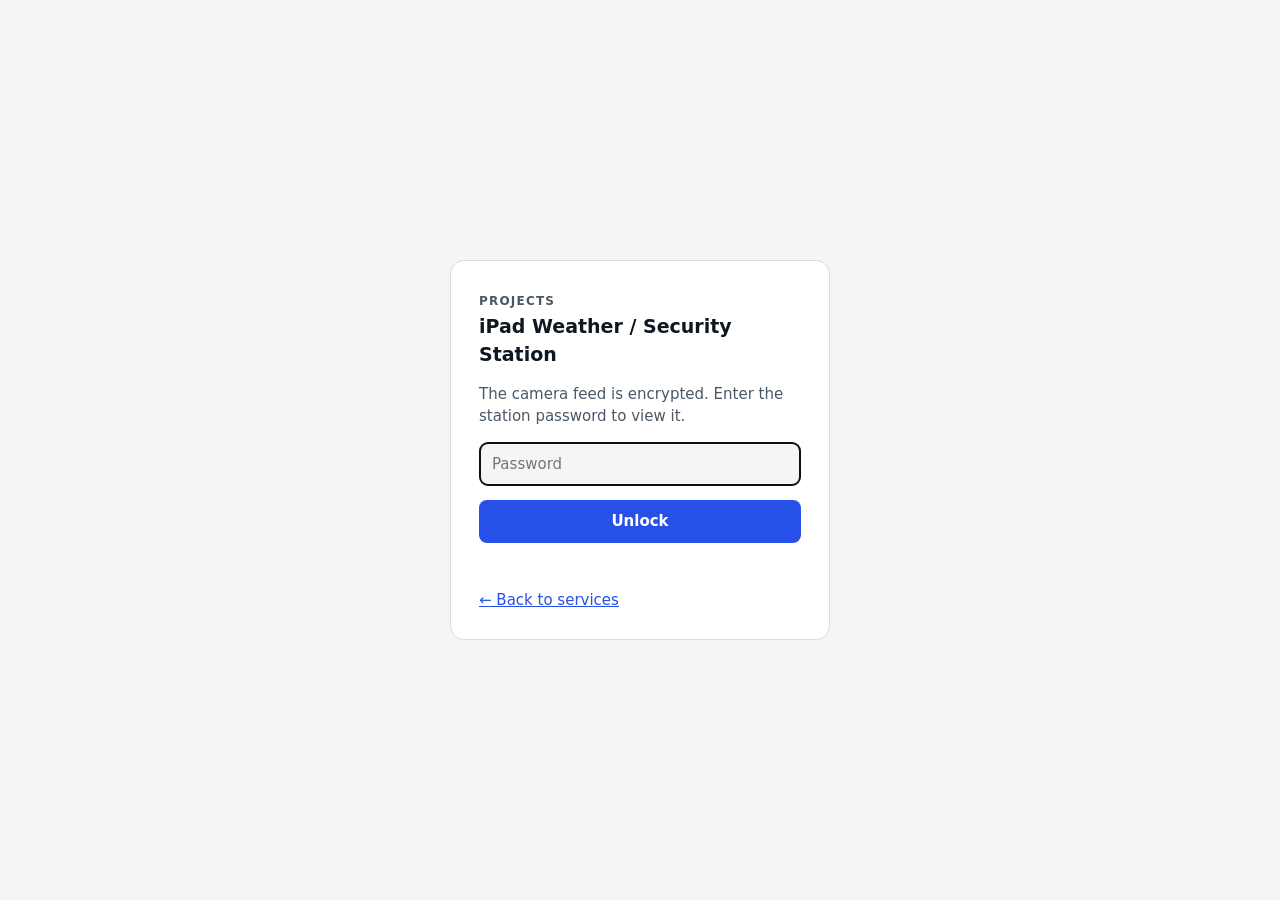
<file: ipad-station/index.html>
<!doctype html>
<html lang="en">
<head>
<meta charset="utf-8">
<meta name="viewport" content="width=device-width, initial-scale=1">
<meta name="robots" content="noindex, nofollow">
<title>iPad Weather / Security Station</title>
<style>
:root { --bg:#F3F5F7; --surface:#FFFFFF; --surface-2:#E8ECF1; --ink:#0E1822; --ink-2:#4A5866; --line:#D5DCE3;
  --accent:#2750E8; --accent-ink:#FFFFFF; --ok:#16935B; --amber:#D98A12; --crit:#C9392F; --r:14px; }
@media (prefers-color-scheme: dark) {
  :root:not([data-theme="light"]) { --bg:#0B1118; --surface:#121B25; --surface-2:#18232F; --ink:#E8EEF4; --ink-2:#98A7B6; --line:#243241;
    --accent:#6F8CFF; --accent-ink:#0B1118; --ok:#3CC98A; --amber:#F2B03E; --crit:#FF6B5E; }
}
:root[data-theme="dark"] { --bg:#0B1118; --surface:#121B25; --surface-2:#18232F; --ink:#E8EEF4; --ink-2:#98A7B6; --line:#243241;
  --accent:#6F8CFF; --accent-ink:#0B1118; --ok:#3CC98A; --amber:#F2B03E; --crit:#FF6B5E; }
* { box-sizing:border-box; }
body { margin:0; background:var(--bg); color:var(--ink); font:15px/1.5 system-ui, -apple-system, "Segoe UI", sans-serif; }
a { color:var(--accent); }
.wrap { max-width:1100px; margin:0 auto; padding:24px 16px 48px; }
.eyebrow { font-size:12px; letter-spacing:.1em; text-transform:uppercase; color:var(--ink-2); font-weight:600; }
h1 { margin:4px 0 6px; font-size:26px; }
.sub { color:var(--ink-2); margin:0; }

#gate { min-height:100vh; display:grid; place-items:center; padding:16px; }
#gate form { width:100%; max-width:380px; background:var(--surface); border:1px solid var(--line); border-radius:var(--r); padding:28px; display:grid; gap:14px; }
#gate h1 { font-size:19px; margin:0; }
#gate input { font:inherit; color:inherit; padding:10px 12px; border:1px solid var(--line); border-radius:8px; background:var(--bg); }
button { font:inherit; padding:10px 14px; border-radius:8px; border:0; background:var(--accent); color:var(--accent-ink); cursor:pointer; font-weight:600; }
button:disabled { opacity:.6; cursor:wait; }
#err { color:var(--crit); min-height:1.2em; margin:0; }

#app { display:none; }
.head { display:flex; justify-content:space-between; align-items:flex-end; gap:16px; flex-wrap:wrap; margin-bottom:22px; }
.pill { display:inline-flex; align-items:center; gap:8px; padding:6px 12px; border-radius:99px; background:var(--surface); border:1px solid var(--line); font-size:14px; }
.pill i { width:9px; height:9px; border-radius:50%; background:var(--ink-2); }
.pill.on i { background:var(--ok); } .pill.off i { background:var(--crit); }
.grid { display:grid; grid-template-columns:minmax(0, 1.6fr) minmax(0, 1fr); gap:20px; }
@media (max-width:820px) { .grid { grid-template-columns:1fr; } }
.card { background:var(--surface); border:1px solid var(--line); border-radius:var(--r); padding:16px; }
.card h2 { margin:0 0 12px; font-size:13px; letter-spacing:.08em; text-transform:uppercase; color:var(--ink-2); }
.shot { width:100%; border-radius:10px; background:var(--surface-2); display:block; min-height:180px; object-fit:contain; }
.cap { color:var(--ink-2); font-size:13px; margin-top:8px; }
.stats { display:grid; grid-template-columns:1fr 1fr; gap:12px; }
.stat b { display:block; font-size:24px; font-weight:600; }
.stat span { color:var(--ink-2); font-size:13px; }
#events { display:grid; grid-template-columns:repeat(auto-fill, minmax(170px, 1fr)); gap:12px; margin-top:12px; }
.ev { background:var(--surface-2); border-radius:10px; overflow:hidden; cursor:pointer; border:0; padding:0; text-align:left; color:inherit; font-weight:400; }
.ev img { width:100%; height:110px; object-fit:cover; display:block; background:var(--line); }
.ev div { padding:7px 9px; font-size:13px; }
.ev small { color:var(--ink-2); }
#more { margin-top:16px; background:var(--surface-2); color:var(--ink); }
#lb { position:fixed; top:0; left:0; right:0; bottom:0; background:rgba(0,0,0,.88); display:none; place-items:center; padding:16px; z-index:9; }
#lb img { max-width:100%; max-height:86vh; border-radius:8px; }
#lb p { color:#ddd; text-align:center; margin:10px 0 0; }
.empty { color:var(--ink-2); padding:24px 0; }
</style>
</head>
<body>

<div id="gate">
  <form id="f">
    <div><span class="eyebrow">Projects</span><h1>iPad Weather / Security Station</h1></div>
    <p class="sub">The camera feed is encrypted. Enter the station password to view it.</p>
    <input id="pw" type="password" autocomplete="current-password" placeholder="Password" aria-label="Password" autofocus required>
    <button id="go">Unlock</button>
    <p id="err" role="alert"></p>
    <a href="../#services">← Back to services</a>
  </form>
</div>

<div id="app" class="wrap">
  <div class="head">
    <div>
      <span class="eyebrow">Projects · CCA Consulting</span>
      <h1>iPad Weather / Security Station</h1>
      <p class="sub">A retired iPad Air in Mooresville, NC: a weather display that watches the room with its back camera.</p>
    </div>
    <span class="pill" id="status"><i></i><span>Checking…</span></span>
  </div>
  <div class="grid">
    <section class="card">
      <h2>Latest view</h2>
      <img class="shot" id="latest" alt="Latest camera frame">
      <div class="cap" id="latestCap"></div>
    </section>
    <section class="card">
      <h2>Station</h2>
      <div class="stats">
        <div class="stat"><b id="sEvents">–</b><span>motion events kept</span></div>
        <div class="stat"><b id="sToday">–</b><span>motion events today</span></div>
        <div class="stat"><b id="sLast">–</b><span>last motion</span></div>
        <div class="stat"><b id="sSeen">–</b><span>last check-in</span></div>
      </div>
      <p class="cap">Updates every 2 minutes. Frames are uploaded on motion (at most one a minute) and every 5 minutes as a check-in.</p>
    </section>
  </div>
  <section class="card" style="margin-top:20px">
    <h2>Motion events</h2>
    <div id="events"></div>
    <button id="more" hidden>Show more</button>
  </section>
  <p class="cap" style="margin-top:24px"><a href="../#services">← Back to services</a></p>
</div>

<div id="lb" role="dialog" aria-label="Snapshot"><div><img id="lbImg" alt="Motion snapshot"><p id="lbCap"></p></div></div>

<script src="common.js"></script>
<script>
var $ = function (id) { return document.getElementById(id); };
var KEY = null, SHA = null, INDEX = null, shown = 0, PAGE = 24, urls = {};

function raw(path) {
  return fetch('https://raw.githubusercontent.com/' + STATION.owner + '/' + STATION.repo + '/' + (SHA || STATION.branch) + '/' + path)
    .then(function (r) { if (!r.ok) throw new Error(path + ' ' + r.status); return r.arrayBuffer(); });
}

// The commit sha makes raw URLs immutable, so they are never served stale.
function headSha() {
  return fetch('https://api.github.com/repos/' + STATION.owner + '/' + STATION.repo + '/git/ref/heads/' + STATION.branch, { cache: 'no-store' })
    .then(function (r) { return r.ok ? r.json() : null; })
    .then(function (j) { return j ? j.object.sha : null; })
    .catch(function () { return null; });
}

function image(path) {
  if (urls[path]) return Promise.resolve(urls[path]);
  return raw(path).then(function (buf) { return decryptBytes(KEY, buf); }).then(function (u8) {
    urls[path] = URL.createObjectURL(new Blob([u8], { type: 'image/jpeg' }));
    return urls[path];
  });
}

function ago(t) {
  var s = Math.round((Date.now() - t) / 1000);
  if (s < 90) return s + ' s ago';
  if (s < 5400) return Math.round(s / 60) + ' min ago';
  if (s < 129600) return Math.round(s / 3600) + ' h ago';
  return Math.round(s / 86400) + ' days ago';
}

function load() {
  return headSha().then(function (sha) {
    if (sha && sha === SHA && INDEX) return false;
    SHA = sha;
    return raw('index.enc').then(function (buf) { return decryptJSON(KEY, buf); }).then(function (ix) {
      INDEX = ix; INDEX.events = INDEX.events || []; return true;
    });
  });
}

function render() {
  var ix = INDEX, seen = ix.station && ix.station.updated;
  var online = seen && Date.now() - seen < 12 * 60000;
  $('status').className = 'pill ' + (online ? 'on' : 'off');
  $('status').lastChild.textContent = online ? 'Station online' : (seen ? 'Station offline' : 'Waiting for the station');
  $('sEvents').textContent = ix.events.length;
  var today = new Date().toDateString();
  $('sToday').textContent = ix.events.filter(function (e) { return new Date(e.t).toDateString() === today; }).length;
  $('sLast').textContent = ix.events.length ? ago(ix.events[0].t) : 'none';
  $('sSeen').textContent = seen ? ago(seen) : 'never';
  if (ix.latest) {
    image('latest.enc').then(function (u) { $('latest').src = u; });
    $('latestCap').textContent = fmtTime(ix.latest.t) + (ix.latest.kind === 'motion' ? ' · motion' : ' · check-in');
  } else {
    $('latestCap').textContent = 'No frames yet. Start station.html on the iPad.';
  }
  $('events').innerHTML = ix.events.length ? '' : '<div class="empty">No motion recorded yet.</div>';
  shown = 0; more();
}

function more() {
  var list = INDEX.events.slice(shown, shown + PAGE);
  list.forEach(function (e) {
    var b = document.createElement('button'); b.className = 'ev';
    b.innerHTML = '<img alt=""><div>' + fmtTime(e.t) + '<br><small>' + e.score + '% of frame changed</small></div>';
    $('events').appendChild(b);
    var p = 'e/' + e.id + '.enc';
    image(p).then(function (u) { b.firstChild.src = u; }).catch(function () { b.firstChild.alt = 'expired'; });
    b.addEventListener('click', function () {
      image(p).then(function (u) { $('lbImg').src = u; $('lbCap').textContent = fmtTime(e.t); $('lb').style.display = 'grid'; });
    });
  });
  shown += list.length;
  $('more').hidden = shown >= INDEX.events.length;
}

$('more').addEventListener('click', more);
$('lb').addEventListener('click', function () { this.style.display = 'none'; });
document.addEventListener('keydown', function (e) { if (e.key === 'Escape') $('lb').style.display = 'none'; });

$('f').addEventListener('submit', function (e) {
  e.preventDefault();
  var btn = $('go'), err = $('err');
  btn.disabled = true; btn.textContent = 'Unlocking…'; err.textContent = '';
  deriveKey($('pw').value).then(function (k) { KEY = k; return load(); }).then(function () {
    $('gate').style.display = 'none'; $('app').style.display = 'block';
    render();
    setInterval(function () { load().then(function (changed) { if (changed) render(); else if (INDEX) render(); }); }, 120000);
  }).catch(function (x) {
    err.textContent = /OperationError|decrypt|operation/i.test(String(x)) ? 'Incorrect password.' : 'Could not load the feed: ' + (x.message || x);
    btn.disabled = false; btn.textContent = 'Unlock';
  });
});
</script>
</body>
</html>
</file>
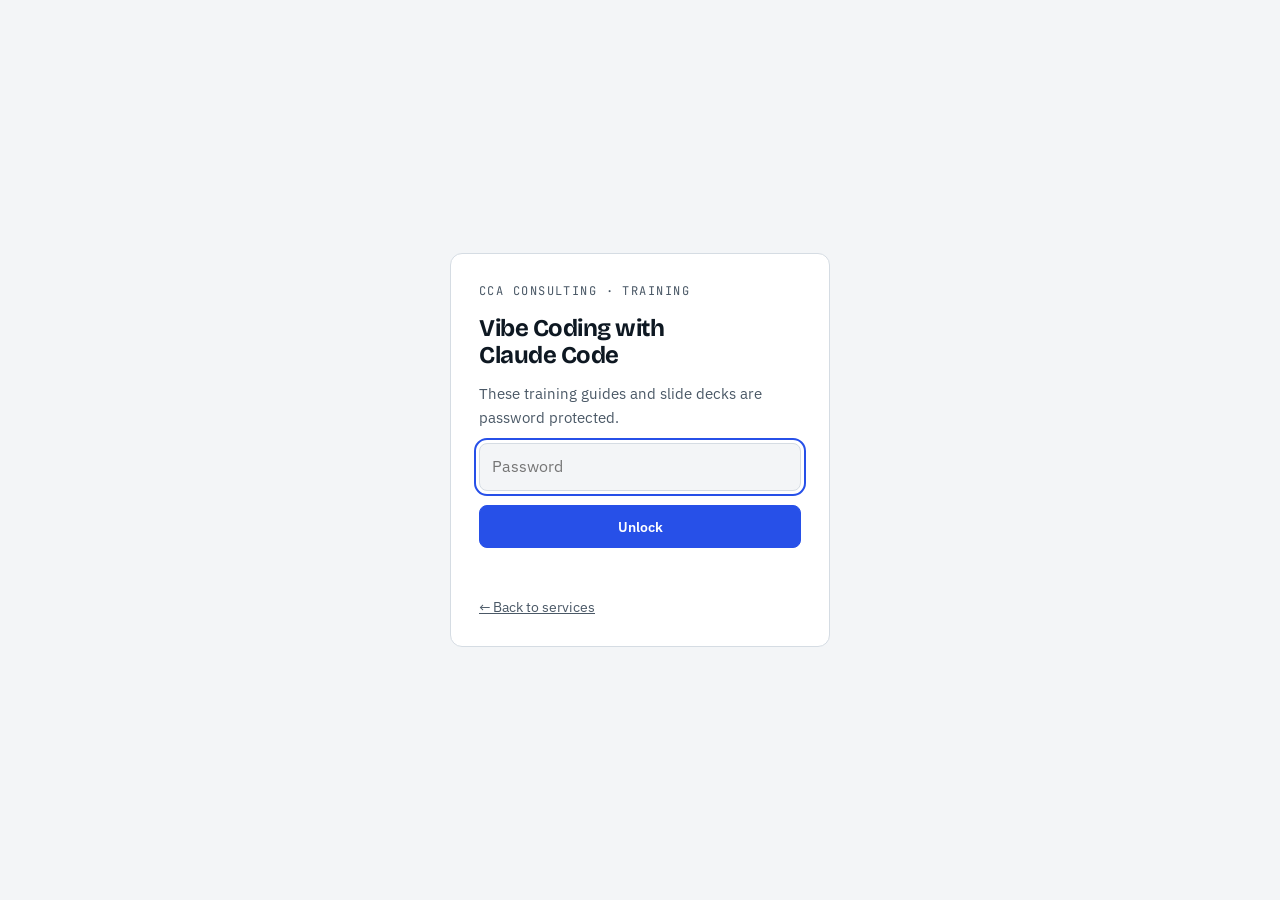
<file: training/index.html>
<!doctype html>
<html lang="en">
<head>
<meta charset="utf-8">
<meta name="viewport" content="width=device-width, initial-scale=1, viewport-fit=cover">
<meta name="robots" content="noindex, nofollow">
<title>Vibe Coding Training</title>
<link rel="preconnect" href="https://fonts.googleapis.com">
<link rel="preconnect" href="https://fonts.gstatic.com" crossorigin>
<link rel="stylesheet" href="https://fonts.googleapis.com/css2?family=Bricolage+Grotesque:opsz,wght@12..96,500;12..96,700;12..96,800&family=IBM+Plex+Sans:wght@400;500;600&family=JetBrains+Mono:wght@400;600&display=swap">
<style>
:root{
  --bg:#F3F5F7; --surface:#FFFFFF; --surface-2:#E8ECF1; --ink:#0E1822; --ink-2:#4A5866; --line:#D5DCE3;
  --accent:#2750E8; --accent-ink:#FFFFFF; --accent-soft:#DDE5FF; --amber:#D98A12; --ok:#16935B; --crit:#C9392F;
  --display:"Bricolage Grotesque",ui-sans-serif,system-ui,sans-serif;
  --body:"IBM Plex Sans",ui-sans-serif,system-ui,-apple-system,"Segoe UI",sans-serif;
  --mono:"JetBrains Mono",ui-monospace,SFMono-Regular,Menlo,Consolas,monospace;
  color-scheme:light;
}
@media (prefers-color-scheme: dark){
  :root:not([data-theme="light"]){
    --bg:#0B1118; --surface:#121B25; --surface-2:#18232F; --ink:#E8EEF4; --ink-2:#98A7B6; --line:#243241;
    --accent:#6F8CFF; --accent-ink:#0B1118; --accent-soft:#1B2650; --amber:#F2B03E; --ok:#3CC98A; --crit:#FF6B5E;
    color-scheme:dark;
  }
}
:root[data-theme="dark"]{
  --bg:#0B1118; --surface:#121B25; --surface-2:#18232F; --ink:#E8EEF4; --ink-2:#98A7B6; --line:#243241;
  --accent:#6F8CFF; --accent-ink:#0B1118; --accent-soft:#1B2650; --amber:#F2B03E; --ok:#3CC98A; --crit:#FF6B5E;
  color-scheme:dark;
}
*{box-sizing:border-box}
[hidden]{display:none!important}
html,body{height:100%}
body{margin:0;background:var(--bg);color:var(--ink);font:16px/1.6 var(--body);-webkit-font-smoothing:antialiased}
h1,h2,h3{font-family:var(--display);line-height:1.1;letter-spacing:-.02em;margin:0;text-wrap:balance}
a{color:var(--accent)}
code{font-family:var(--mono);font-size:.86em;background:var(--surface-2);padding:1px 6px;border-radius:5px;overflow-wrap:anywhere}
kbd{font-family:var(--mono);font-size:.8em;border:1px solid var(--line);border-bottom-width:2px;border-radius:5px;padding:0 6px;background:var(--surface)}
.eyebrow{font-family:var(--mono);font-size:.75rem;letter-spacing:.12em;text-transform:uppercase;color:var(--ink-2)}
.mono{font-family:var(--mono)}
:focus-visible{outline:2px solid var(--accent);outline-offset:3px;border-radius:4px}
.btn{display:inline-flex;align-items:center;gap:8px;font:600 .9rem var(--body);padding:8px 14px;border-radius:8px;border:1px solid var(--line);background:transparent;color:var(--ink);text-decoration:none;cursor:pointer}
.btn:hover{background:var(--surface-2)}
.btn.primary{background:var(--accent);border-color:var(--accent);color:var(--accent-ink)}
.btn.primary:hover{filter:brightness(1.08)}
.btn:disabled{opacity:.6;cursor:wait}

/* ---------- lock ---------- */
#login{min-height:100vh;display:grid;place-items:center;padding:16px}
#login form{width:100%;max-width:380px;background:var(--surface);border:1px solid var(--line);border-radius:12px;padding:28px;display:flex;flex-direction:column;gap:14px}
#login h1{font-size:1.5rem}
#login p{margin:0;color:var(--ink-2);font-size:.92rem}
#login input{font:inherit;color:inherit;padding:10px 12px;border:1px solid var(--line);border-radius:8px;background:var(--bg)}
#login .primary{justify-content:center;padding:11px}
#err{color:var(--crit);min-height:1.3em;font-size:.9rem}
#login a{color:var(--ink-2);font-size:.9rem}

/* ---------- app bar ---------- */
.bar{position:sticky;top:0;z-index:5;display:flex;align-items:center;gap:10px;flex-wrap:wrap;padding:10px 16px;background:color-mix(in srgb,var(--bg) 88%,transparent);backdrop-filter:blur(10px);border-bottom:1px solid var(--line)}
.bar .back{color:var(--ink-2);text-decoration:none;font-size:.9rem;white-space:nowrap}
.bar .back:hover{color:var(--ink)}
.bar .sp{flex:1}
.tabs{display:inline-flex;border:1px solid var(--line);border-radius:9px;padding:3px;gap:3px;background:var(--surface)}
.tabs button{font:600 .88rem var(--body);border:0;background:transparent;color:var(--ink-2);padding:6px 14px;border-radius:6px;cursor:pointer}
.tabs button[aria-selected="true"]{background:var(--accent);color:var(--accent-ink)}
.deck-ctl{display:flex;align-items:center;gap:8px}
.deck-ctl .count{font-family:var(--mono);font-size:.85rem;color:var(--ink-2);min-width:4.5em;text-align:center}

/* ---------- guide ---------- */
#guide{max-width:780px;margin:0 auto;padding:40px 0 96px;padding-inline:16px}
#guide .doc-head{display:flex;flex-direction:column;gap:12px;padding-bottom:28px;border-bottom:1px solid var(--line)}
#guide h1{font-size:clamp(2rem,5vw,2.9rem);font-weight:800}
#guide .lede{font-size:1.12rem;color:var(--ink-2);margin:0}
#guide .meta{margin:0;color:var(--ink-2);font-size:.82rem}
#guide section{padding-top:36px}
#guide h2{font-size:1.6rem;margin-bottom:12px;display:flex;align-items:center;gap:12px}
#guide .step{display:inline-grid;place-items:center;width:34px;height:34px;border-radius:9px;background:var(--accent);color:var(--accent-ink);font-size:1.05rem;flex:none}
#guide p,#guide li{color:var(--ink)}
#guide ol,#guide ul{padding-left:1.3em}
#guide li{margin:6px 0}
.tbl{overflow-x:auto;margin:16px 0;border:1px solid var(--line);border-radius:10px;background:var(--surface)}
table{border-collapse:collapse;width:100%;font-size:.94rem}
th,td{text-align:left;vertical-align:top;padding:10px 14px;border-bottom:1px solid var(--line)}
th{font-weight:600;background:var(--surface-2)}
tr:last-child td{border-bottom:0}
.diagram{margin:20px 0;padding:8px;border:1px solid var(--line);border-radius:10px;background:var(--bg)}
.diagram svg{display:block;width:100%;height:auto}
.diagram figcaption{font-size:.9rem;color:var(--ink-2);padding:4px 12px 8px}
.callout{border-left:3px solid var(--amber);background:color-mix(in srgb,var(--amber) 10%,transparent);padding:12px 16px;border-radius:0 8px 8px 0}
ul.checks{list-style:none;padding:0}
ul.checks label{display:flex;gap:12px;align-items:flex-start;padding:10px 14px;border:1px solid var(--line);border-radius:9px;background:var(--surface);cursor:pointer}
ul.checks input{margin-top:5px;accent-color:var(--accent);width:17px;height:17px;flex:none}
ul.checks input:checked + span{color:var(--ink-2);text-decoration:line-through}

/* ---------- deck ---------- */
#deck{position:relative;height:calc(100vh - 58px);overflow:hidden;background:var(--surface-2)}
#stage{position:absolute;left:50%;top:50%;width:1280px;height:720px;transform-origin:center center}
.slide{position:absolute;inset:0;display:none;flex-direction:column;gap:22px;padding:64px 88px;background:var(--surface);border-radius:14px;box-shadow:0 1px 0 var(--line),0 12px 40px rgba(14,24,34,.10);overflow:hidden}
.slide.on{display:flex}
.slide::after{content:"";position:absolute;left:0;top:0;bottom:0;width:10px;background:var(--accent)}
.slide .eyebrow{font-size:15px}
.slide h2{font-size:48px;font-weight:700;max-width:24ch}
.slide p,.slide li{font-size:24px;line-height:1.45}
.slide code{font-size:.82em}
.slide .note{margin-top:auto;color:var(--ink-2);font-size:21px;border-top:1px solid var(--line);padding-top:18px}
.slide .note.warn{color:var(--ink);border-top-color:var(--amber)}
.slide .dim{color:var(--ink-2);font-size:.85em}
.slide .num{position:absolute;right:40px;bottom:28px;font-family:var(--mono);font-size:14px;color:var(--ink-2)}
.title-slide{justify-content:center;background:radial-gradient(circle at 85% 20%,var(--accent-soft),transparent 55%),var(--surface)}
.title-slide h1{font-size:76px;font-weight:800;max-width:16ch}
.title-slide .sub{font-size:28px;color:var(--ink-2);margin:0;max-width:40ch}
.title-slide .foot{position:absolute;left:88px;bottom:48px;margin:0;font-size:16px;color:var(--ink-2)}
.loop-chips{display:flex;align-items:center;gap:14px;margin-top:18px}
.loop-chips span{font:600 22px var(--body);padding:10px 20px;border-radius:99px;border:1.5px solid var(--accent);color:var(--ink);background:var(--surface)}
.loop-chips i{font-style:normal;color:var(--ink-2);font-size:24px}
.cols3{display:grid;grid-template-columns:repeat(3,1fr);gap:24px;margin-top:12px}
.two{display:grid;grid-template-columns:1fr 1fr;gap:24px;margin-top:12px}
.card{border:1px solid var(--line);border-radius:12px;padding:26px 28px;background:var(--bg);display:flex;flex-direction:column;gap:10px}
.card h3{font-size:28px}
.card p{margin:0;font-size:21px}
.card.accent{border:2px solid var(--accent);background:color-mix(in srgb,var(--accent) 7%,var(--surface))}
.vs{display:grid;grid-template-columns:1fr 1.6fr;gap:24px}
.vs>div{border-radius:12px;padding:22px 26px}
.vs h3{font:600 15px var(--mono);letter-spacing:.1em;text-transform:uppercase;margin-bottom:8px}
.vs p{margin:0;font-size:22px}
.weak{border:1px dashed var(--line);color:var(--ink-2)}
.weak h3{color:var(--crit)}
.strong{border:2px solid var(--ok);background:color-mix(in srgb,var(--ok) 7%,var(--surface))}
.strong h3{color:var(--ok)}
ul.ticks{list-style:none;padding:0;margin:0;display:flex;flex-direction:column;gap:10px}
ul.ticks li{position:relative;padding-left:36px;font-size:22px}
ul.ticks li::before{content:"";position:absolute;left:4px;top:.5em;width:14px;height:14px;border-radius:4px;background:var(--accent)}
ul.ticks.big li{font-size:25px}
ul.ticks.big{gap:16px;margin-top:8px}
ul.plain{margin:0;padding-left:1.1em}
ul.plain li{font-size:21px;margin:4px 0}
ol.steps{margin:6px 0 0;padding:0;list-style:none;counter-reset:s;display:flex;flex-direction:column;gap:16px}
ol.steps li{counter-increment:s;position:relative;padding-left:58px;font-size:24px;min-height:38px}
ol.steps li::before{content:counter(s);position:absolute;left:0;top:-1px;display:grid;place-items:center;width:38px;height:38px;border-radius:10px;background:var(--accent);color:var(--accent-ink);font:700 20px var(--display)}
ol.steps.compact{gap:13px}
ol.steps.compact li{font-size:22px}
ol.steps b{display:inline-block;min-width:4.6em;margin-right:10px}
.big-loop{width:100%;height:auto;margin-top:8px}
.keys{display:grid;grid-template-columns:repeat(4,1fr);gap:18px;margin-top:10px}
.keys div{border:1px solid var(--line);border-radius:12px;padding:22px 20px;background:var(--bg);display:flex;flex-direction:column;align-items:flex-start;gap:12px;font-size:24px}
.keys b{font-weight:400;white-space:nowrap}
.keys span{font-size:18px;color:var(--ink-2)}
.keys kbd{font-size:20px}
.deck-nav{position:absolute;inset:0;display:flex;pointer-events:none}
.deck-nav button{pointer-events:auto;flex:0 0 18%;border:0;background:transparent;cursor:pointer;opacity:0}
.deck-nav .gap{flex:1}
#deck:fullscreen{height:100vh;background:#000}
@media (max-width:640px){.bar .title{display:none}}

/* ---------- print: the deck one slide per page ---------- */
@media print{
  @page{size:1280px 720px;margin:0}
  body{background:#fff}
  .bar,#guide,.deck-nav{display:none!important}
  #deck{height:auto;overflow:visible;background:none}
  #stage{position:static;transform:none!important;width:1280px;height:auto}
  .slide{position:relative;display:flex!important;width:1280px;height:720px;border-radius:0;box-shadow:none;break-after:page}
  body.print-guide #guide{display:block!important}
  body.print-guide #deck{display:none!important}
}
</style>
</head>
<body>
<div id="login">
<form id="f">
  <span class="eyebrow">CCA Consulting &middot; Training</span>
  <h1>Vibe Coding with Claude Code</h1>
  <p>These training guides and slide decks are password protected.</p>
  <input id="pw" type="password" autocomplete="current-password" placeholder="Password" aria-label="Password" autofocus required>
  <button class="btn primary" id="go">Unlock</button>
  <p id="err" role="alert"></p>
  <a href="../#services">&larr; Back to services</a>
</form>
</div>

<div id="app" hidden>
  <div class="bar">
    <a class="back" href="../#services">&larr; Services</a>
    <span class="title eyebrow">Vibe Coding Training</span>
    <span class="sp"></span>
    <div class="tabs" role="tablist" aria-label="Version">
      <button role="tab" id="verV2" aria-selected="true" title="No commands, prompts only">Beginner</button>
      <button role="tab" id="verV1" aria-selected="false" title="Includes terminal setup and git">Standard</button>
    </div>
    <div class="tabs" role="tablist" aria-label="View">
      <button role="tab" id="tabGuide" aria-selected="true">Guide</button>
      <button role="tab" id="tabDeck" aria-selected="false">Slides</button>
    </div>
    <div class="deck-ctl" id="deckCtl" hidden>
      <button class="btn" id="prev" aria-label="Previous slide">&larr;</button>
      <span class="count" id="count">1 / 1</span>
      <button class="btn" id="next" aria-label="Next slide">&rarr;</button>
      <button class="btn" id="full" title="Present full screen (F)">Present</button>
      <button class="btn" id="pdf" title="Print or save as PDF">PDF</button>
    </div>
    <button class="btn" id="gpdf" title="Print or save as PDF">PDF</button>
  </div>
  <main id="guide"></main>
  <div id="deck" hidden>
    <div id="stage"></div>
    <div class="deck-nav"><button id="hitPrev" aria-hidden="true" tabindex="-1"></button><span class="gap"></span><button id="hitNext" aria-hidden="true" tabindex="-1"></button></div>
  </div>
</div>

<script>
const D = {"iter":600000,"salt":"8ctwyVlUYOOGSFBdKpgHfw==","iv":"G+3ug7UTBnjlqJuk","ct":"KK/[base64]/Ym1OFDrfYzmoj9tkUJ+fIuxn+DJcsf/j8Qxs6NYGWaqIeBkXWp3vCQvtZZRNYPIQnQTBuM7sGqbw4gGKwKJYbeiJXy5wdKBDfkeuIHxrlAtTCCNHv/33972VVa3TupmLAnMGL/[base64]/3OY4raiegFgHdGeLbXq/[base64]/F8m2f9mDHfUUlzX26xGCevf9S8GFR2+qXvO0kKIy23t9GJcIQgploMlMUCzwrCM9FeMVNnhhFbSwIu8OVmIFFZj1L5r94DDqoD07oTvOZ8xw4VSL+zwiE+dmBgU3yK03ffOr+JhOc0+6poeiC+M/yMSb6LoqbvE9fYwAgeUHmpw3V8ZPlL8kF3B9KHn6Fw8OWk5wYo9dO1mLc2uz0gOrHzrfog7fx7s4vFLUNry805Z/FAikCzRKvriVMlQj3FCaCjaeOsVGZEFSOP8AG52LSuvWADs72EPQp1k4nLHCT5ebURRzuwgOv803Pdgaba+In6pVsjLLS2mR8Gb/PPcMSy0awQ0APbFw/v8miXLw9sQWURAhl5tELNrb7tFZka0rszTNRBoiyxYGrk1iw3HhJhtMgGPJI7FSDxHehQI3v7S2F0jdOdMF4s8op0FWbhSG+DSPsuVjnati4F5kMv/ZIi7DS861zqis22837AnV+8GxDcCOQrG6Czbox/KyxKg486YNHyvGCTZ/xLZ7k9vcXXri6j9MU2vpuOjC4mElSD61EFEwxQieQsffoBqMWgQCc4uGuJ75rzt+Pfsu1zpO3ISazQboLEP+mofreX+8G+94/VlQRhEybEPPio2we+mMKMYzGq38Eyhx6lO5yiMRMBK1+5vxpZ+Y7c9ErkzYPBWiFmMdfpWAAy+i4CEJdsmym5PiW85nAf80AvZAFggFHECAISzHHcHJvp1ySQWzB3poaiYXg1PyPkJNBcouOcHIrSjqnbPim6wTJEnXoljVCiBrxT5WpQK/cP5Q0abWfIWm3o/kAGlfjFzgVGsKvYGTIhikukBHvjy4s5FaM8O6ItcwVCeBy5c5VUkRL1FxbD4EIhmsVMHyu80wfaOR5OaWmf5KWMSDrbsNuLWcUTPMaK1DMYjGNfX2a78MXuUX90QNCgDa9eCS9yMW9FYTCF+C9gHTx8oDNspKV//eiViJ7vT3tz65VP+aeNW97kX2X737WWL0mdYBtS4ps4RppUw7HChgvqJ4QLHFwSBAAW0S6B35Bx8vEG/8OA8MS4T7KQHdvLOebPuVVgDKGAi2LgbQgEpJqdVb7WdFd60gBr0TEPGd2Eig0guvz17xZarBkSCnR2kW+fwegfoz0gcD+Oe8zO6xox4dRQ016N/3YGa+tbTbo7mHjxONTtM7L0qZQ3DzBjt/9Z0lCQ/meQ738GAZ+mFbBQUueXB1n6qwZKEyyoT9BuB1wsmpynofevDq4u16NfatII9hQFmsJVaFlkS1+iPznBxsbk/SeoEq1fMLYnk4Bzf/Qt21lQEYAb0sIMIOGyXt1cIoywNjifmafuiJ6bnSzJmOFizYTUK4uDt2TGD036MMhP/hGvXu6msZlBCjxzNskVHrMhy6FuMjRybIbUwV0hr6wZDT7OqiZE50xpdC9/[base64]/ORudiRkGO6PT00Ye98uJHTmgmDlSmRzE/Wu7LCtecVqSchstDR6FI/RK/QW+BW/BL8umRSJmtYA3sg5MpL1poZrrEHSMXtdg+wKS9XEFfBior1PTFlLbyYN4GZiHnBXkTqzx7nvBLY/OxYedJEx+04FiiRKwRxxBvFLp0Z8//USiNOEO2B38iEsRl1BT6cQqI7UPV94tumxyPU5LezRWFYCkA0U8AxAL+B/0o1+Xjzx0ffOiUlFltJ1uMIfAdYCnHSqYcYKrsgA+T3d1tsfeYZWlkZFF14ViL/0a7AVU4fvJ87546erTZAMCDyfhGcOSagU8qJNLVgZEcL+39CQsetUFSNoI8nK1tl76rZBVwkQOtHpC+a3nfXciBYC/ncUgAMDTqEbUu6lB6bGr7gvrUmUFGaJmI8LHc+q5d5nlTq2kvuo6ZN67nhKQWCD+Ge/39193qne4Fz6Vy3HTjlr34BEwjIGmU98qIFgqK/MhijN4Q7itj4MYFjS9+QMjzh0JNEXcXeLJyJwxw7YUIxUwH+hQN3OP8VPZSU5aUp+2iRdxnYb4yP+x1FQXbKPfFr7tF6kHYfwdVKc3PQYoiM885y0ibUV/TjhtFRwKFsNY1SKADbVubMplUOWWc2V4EuSlbIPFzdT8N+lI3v+ZQneq5x7hmT2AbSgMlZHfQ8o1gSuorRwZiYF4bZOgR7gkyp6p+VhCS2SYqsYIiUfgDv/J0hFL2f7MH1OZV9VL4fIGZ7Jdl5HC8O9jZZeQjUPY56MSW30VwgbQme29cK2VcGNjHfF8ZqEogFAndGbPN7eQ15B9vjIDQ/04mbh4fb+4pdLdRr9sKrpI52YJ8trKNNFUjls4tmE+G3eXtpCLjjXdKfaT9bMxm/g1Vi7FFxXxMlBtjQzrpic9aRPSeIuuWxbx6K99ewY7wJrKOPhErnaxeiSa2CO2pmjCmbm5orclRestMPKUxIUFkUjArWA1AoDUyh/OOd9JLfPDbqhevAL0Hnk0BpvKouEsJD4MQ3hPbJd0Rux40H2JrViJlsaMmYZSb3+Nppjoq1j0lTuFumsWx0maABQNbelRYAU/tR7mQvcE/FkqdYGAEkqpNExbiucUekTn6D3YInl+VJP5Y3CPQfBmjInxc/alZzI9sZFj30DDG0nWA1527k5NuXxZcAajvZeOK+3+2TUPs7/mfGSlB6tZ4dXS4iBqhgLaI8fE1n+4+zTGMgryH/9DRx2mP+zczqCrvNnBLxrWR1dvAo65JpPYnM7cYtTXPNBnhFNxjToO+HaZV8i0alDwN+eFKogd0sMa9SI9F1T6EFkJQADaxmN4OJkNDopXNWlLAqmvsuQFQZcMk0Dv7yxgOiHj0MlNUhCdujCFn0NnZwgkdtMkzrGJ+ANjG9sGOdv3Cnp03794QlxI2JY0C9GdZ/ilSnFrGLffU3jaAxlBc1flvQfliOPXY9fuZf9Vn3Df93CtfyW+xULlHF7bYwF6IQMHU+mC52qb+nIL9rBTG31gOXpoX5/epq4YN0TlbTN+mXgGDHoXU6HVa2G9Qg7s/wZ6GOeppGrC6aotW2X0B+gq0p9lhr0xLpBiU2rA9D6HwpE+UGYSKoffcxu4EAwe5MblDr55A01aYEV68DAl30Ox8AB+WAV/+kevh6pxeS4NEyl80ttz8Pfiz5alwH75Or5GLuSdPYjASbY439a+eUnQ1Zc94m9LwC8zqVexfhwSsJ/ejAZK0mxO7QqH2r/zjfy8nhpgcK2TNXupTawcYwqk4/Q7WlVpuR/ASmrx0JHr7Ga0rOLAQzv3nuBr7CRcx8MczscfDoxKsUWtVfsFu7ihWaUN/ZbDYCgYlZAnFZpoXMe06Xv2BB7KEN+8rQLYQdpxewwa+Wpx/F+ZLD7qogMh3GIy3mgmHN8gAeik/5ofp+2KqB5+zdh+jLgt4fRkGpE4st69lOGyPvIOmsUO3dZUd6FzFIkUP+EsvMbMrSTIFFxUB+YfORkR/KpEESNxq5NyTnw65qzebxcYTzA6B1NXMPgpdcGZtYv+i8AhccarUyBqcMtWHqo4Q4GfyQMDs1K44eFE2n1w1cNzd5gHMRb/[base64]//CPU7Xwe9JOeRrZmfCBCfqdcpHGUQpy13o2oEl+/WqIYyD0ZJDvMb4YLB0oO89kybFsonA6iNBwryPHudYavpNofjFCf48oKjalv8sVRvIYy/aZ9PL17lE0menWnQ303tzULdQ+oVqf8nFruxGbJOu0mO/9VD706OO/g5jgLeL2mGpGzE0VHsY3uTtqUKT7rc5sFjqz5idS0YZ0XLO0I/+69nGCZ85cAyRsSeOJlt+jXFyOJGpErNErgkKAAF5+C4zLkasF35PmdObdozTiXJQt9HGSNL+ntQ1BcP/zl7uTp1onoqN+p8qQqj572D01bXO4QaQQtfB112taeJVOkUwLk/lGB2pwcAIZFKUgY7udxrXaf2+xHQJ2d/czhArigIFzjbi0vF11zWKGNSYDtUqUWugfuk64SIzuwR2fXAearGV0SuABWx8+pSeNBo0DXC+d24nzTW5MS6dTNoec2KQX6Gmy1q803t6AU4aVnl0aGs0UkBFBFGM6IvuXlaX10c4LDN7qzXBx3ZRl/LhTUKpnJrlB2aAz/[base64]/NRGpuGIALME0sYzkVhz5bQP9YXV9waIJfcuVP/jiePnmGdVo3o7hZzE/[base64]/As27onAGRGCN+bL8/vMAzfb5HapEJ2771sk4tMiIWMmS4LzypJrKH816nIkdClfnxe0ao9rFRsQTbNT//mXOhNnxigbmvV/X7bL2dhsp25XYrB9E3pqumcMN7GU2/1L046BGvXO4Nu83nszYa4411II4zTN6msF6taG5mw5PtHc97mm/8sRhdBP8zhZ3Zt+4nNCS1O/VgDFKIoGq/qmszBUNv/4o8SMB3CvkUDPGTythNpcTWv25XdUBe9HWEx6iz+vlTwfDcD97EkzDGn6mgRESIj0WsrSZ9n6GP0hndVobXaE05uqULor4Ppum6m0ldxMOKNjhCth5AJ3n+WiIrRp33xbt2zaBpxtnMm1bEUYxJRpyhiXFiy1DYm/gPGngDbHUexG80UjWyi6BNqG8gN9O3VBPv+3R6pWKNQEXwCGgl5m93FbKLjNM9/LvkOoJcWg5CP/51ZnNg/c4+huj7Wi5BDu+xlXK3MPYpUycDZywiZ0It2QhSoxI3JTFMqpAyKDzUIO4XLRw0sZM5Ko5Xr6dpjcCljDL4LKNYpLrJ0N6M9cJTbhoH2VDPNAXXfnjV3mXfj5l6ftcVC8ix371wR4ziWV4xvpvFFKIDvjqqxqDTz6+OxtUV2OFoPrcjzSG/3VxwJGmvHyUxC1fwAQN4cuHAGC7O+dy7rodw0a/BEMNZcufbkyNn3ey4TSbggVALgQRZlgq2dCkYJk/ZMknLNK2JtaBcL9HOplUoGlww7COSWwjx5qKroxFQSBloiQz2um0QmI2y0ftZ7TZMcYRCmp3XpK2j1MefQyMUZJbQ+ZsWRdi/4iSvTa8f/jnPEiyGIHJWZQ/jSSradV3YGyXEbFkP3alnQi4CXvJyroNmbjxHL1gAe2WNfLQVrVqraFqk52iealOo0v201s+FVrQ/7Naes6xoO5bLsKI7lTP+2d6NGyrf8bvDiFTS60Jgc7iKyO1Lx+nY60opX/owlFudTWAJbmjndTKSfskWLYj/[base64]/GnHLhHjG6O2E/axw2IX+hbaUUQnnq6u1GJ1L+5FtWbhazhV0PNJ1BPpcNSurF+m3Oa0xx7E2W+yAJ5BCH4z4KKYvD/[base64]/FKKHv4wW8fd4eZF4g/kgZHE8xqDQjPu3ubzmrMWMcrd5Pgg6WyyW7FL01RifEciWjetc8RgwuJ5tYvlcu0P2eR5wwurV6oE6xwr6DbTD3/cNOaAdnJoAu2Ho3JwwBA3tuD1D4GBhGL1hnm5Ol4KOGZHJFP4+BfHyhw0OHO33O3v4ZQRanHUb31R9TTML1VLUxdkMNBHbKn585q79HS24acUaV4GR4KogC468ohEIPntNb/CtS2vb61xJ7N0vrTzE1zFtjrULs0PxvxQ1lZQO5FRajIMh9DyM56rxoSlCiP5frrW1sJ26G92g9kmCtn1b13IfbDZelOE0hnZmDLI7ed3Ai1MvfPhDDq6hY/7X9aILxeizKr1Kp/TqrHgJc6LGUHMx5CLfYmu3BpQInPRw+9r4g5tWg7sGZIVMe8paxM47N5EBNNnYTcNZT4M1aAaNWXtWoOey+P6rJPfT27u8QkRtpa98pEn07mX0ym1/LLQ9Pr5vUcBWD++mgMZG8sI+s8Trf/licQIp3s2Ulle8Y4+grzDQuKb7q9hrJ8prQOoE4fBwD2EYfa04Tt4urzFCe8WUUxOdPY+wOcsedTt+HaQ/FiWD66U1WhYZsipoAUo+Ow3J+Eipf5DmcrKo8qrQTPaePSQvM4woyUhhddqq4lVPC7D3rB0Eepv4lp/[base64]/Rlxq5sR51fxfU23fe3vf+eCw2A1704wyup9P+WUCRdiFbFb28L+2sHo6s/TcEfyPa5i3PxXstuDjpkDO41S4LF5gp6V03UOL8Ajs+Q6xLAOJXWj5iu+IGIfd8ElM3yZTAFLCcOeHSMktyaqAeDAk5RSouNyyPOitnTV4SobyOJ4FfwiZ5BL3+ZbHQA5wbM/JJdu6UILaWS2m8Or7O59hfKshM+i4PjAyI3MCu7FpQ5DdEGqQHxhc85137Sa3z4LRiQYeZoxQtCGVvcP1MPw1mZ8EZo3P2K2f1853kufJ2vWeAJESGa0gvHP3HUGlCg10ge9ams9Oo0KJof+3R6CS+eAELV357A2UNBql37MT1B83nn/WbBX13h4oDz0DFOmdk5Igi0HWliw1ZiD/bGQtT15PIob5r1KmrzxGA8wbM8LPzEnFfWVfwqftG20rVX9vs+68eUoJeiCsVtPjfz4746Hhq3KCraHL/zoZFJeOgGPWvkP6gLX+njUxI+J7pwbAqn616u0KZwQccawUWfAip/rbAp5w4KV77b5GstjH6kTX1ZQHvJ3DRX3ph+IpFD8N8Tf4G2qtVVSow9ICuJSvfH3Y2AGZfpGEkLZUdzPUHG7IOYzRrJrlXbLrMkyW6ZDr/4TVGhqo8gxNSdofRtHSzIm+a4KZrNNp3R7/MQN07uxc56u5f1MPpTTOiIqt+GGVuS39xTOLsk6yMO0M49dtltCLy4K9NSrSfiydkJpNbhXX3CULkNByvcy+xnFhXQFfg2rJ39FlF72K6NPZ1iCyXwL70NwFbXE5nmaumhOjAD2rLae26nI2ceXKa4cmHz9ypSQ5BQGL6fzg8bcTmkDuxbYWH/K+SsBsYjyD/u8S1LGtxRpOsQnYmykXgVK6c7S2VUfdsA8ausCMUq/X+WnsD08C+qCQ9TDHWZ8nC3jBpYKqtFoeuOQULMP/dkZkNo5Y7HxAGcLd6Q2QHRN8QeWDxF2ScVqbWxl4gl6hNnQe2TApLnXG+4aCL1SZWb/RcHeAK8pLlpMDwTdDNLmr54kJG8NnRJ2nnlrrixs9aDuoxZSOGydp1cekiZkNRTw9ZlJDnpckyA/EfTNyvwjOFT3UFI1XooahSAg3cO93pyznMiow82h2O/ISKvc6mjHrd7cRKMfQKyBiSnYpNtLFcrMzTw4cLNm0NC8f5uwLKoQubQikbZpCKCjsOybYdMFnmFG6Thxq0bulCLddz2u7flMSFcnCLhpP002E6mA2A67GHVNaCs6i+/bux7O0Atbv5pusitSjuyfbyEzokBRUe+HD1NYUop+i81pzbbsvbbUO3vZlqPpCHXxgIrUonLh+30wKsJ0AfhFE9TRQVI0aOquk5/cmBpqQLK2UNrslDAeYxGHGYfopP4JfF6Atj+Fq3c/TzpjmfMe3xc1B3p9CEvUp2WM+CExzFJznbYEe8Ft9qj+SaxtMJ4WXV+CbcAvMEd0+GbFqQNJYvaqvUAnRUA4Ewbjrb3RvlKEEBqj6OVDKbTyBGUaqTllFV2zWduYOZ955oGcpaj2LRSJr/PObL/dO7vDrWKeWw4jW9TF1Zr8DX1lwFTkb9ZEEZZEyPYkQsN9W9ML4ZUV33OMs0NsT7A6E/ye2+Nx1Y8kYpy5gX0x2RTGk2EAOieboQD7Rrz9Lv6jSB+N5y00mUDJepGClZQbwdPSbNhBBuPptK8Mgyee1XR3StRaIpcLYbnhbYpINMk1kq5hyi9cvu9FAYZXaAzxbF5xNMiGnofP9J+yvvzfx/Rv4sZeBMgT1wwN+RVwFCmYWv2PPp4zQmQK2IwYpsUeaiI/omnlexkH6/JqG8cm+UXfiAcNnOtCCbyv0z2e8yVAkEjZHA/A8bFFgp7KNyQkuKFrQLGePdhmoq4BZ16qBvQIKaQL49sLtI08pHNdPCzXIPKe81p3DvbaDu0huigzASNWw5/eJZ0gjzUFpdYcCqHhrY9oBTpn6MU1jqbXlOCD4RAkFfhKUGWogC/c+0eFFPAmwJZ238iR3BJXUSCxQuTGBr8+XhLxuyCYM3MCS4zi4fRUvbNV05pzFk09B1RBE5RFJNPsbceV9F5z1Rtjw5aKIbZeDqWLlItwJlXoFxZgMq4hKlwaEZYkM2I+jXEA89nORKHTjoK8xcmCRhYWIH8JlzSm6jbFZEleOhbsze/VcBRODF8/[base64]/f3st8Essnv0buoJTSnNar34eXgZ3pB9MZA3Vt6avorI+VYtWGa8lLty76T8pBM16RJH8xsj4RHd0ikGx4/d/fjh8CuX5vb1Szr1g75arKjrw9ujp/DJrwdKN4uZi+ERxDWeumNesq9u4FQRflyOkqL+j+a4tmRF7s9POOIU15nvV9HHNhExs0yyytTja5fHWCTh664Hb6KqTRLDfaCrb7nYxeE04RAMT2aW8TW8qo9F9IPh2FhHkXU14/1xdwkK6rflqlzBOIobs64Nk4J/TEK1OoJXcrv6i/x1pQ0bKXQMNgwvMeMXXmXjJ/gKJzccKKXFN272KdO51B/mPN+TSlvDjf57aYdlOXaihUXq0HyCXobSTWr85dvFFQzNIFc1tILjLIxXZ/HdZd4zmHmjQKjGO1Or3nOWisuPvs2zBIza5ZuJHAJ1/r7BxdH+H8qZdUOBmUl574VdHLs+Fzpq2bO7+7ekwhBgiwjtT6gDcGYFuwKWykdxR15zcY6MMlar/D1hSrMdWvtttq6l+8p87wCzX4ULTSzBZYJrxh0GlpMGOwuW48ZE8qSVXTmF8kULjACBjuqfcuOkIq0vzOeN+VDdtqbN/Fyv0RtjPKBzbRz0xE508jGHnSwbx8lzLYvGcYwjsFvgvfzcECfzDux4YIQRgp/608aN0YJOavWyhgaebZpzFwHemXrHphTvRRvTpL2Uva7Z1U8Epo+UO6lvoiDduzQRAb1obs5srzDCndX23HSS0Gu8BdPKzqZFvg/a4mi3b+/M+J8m1CaH+ndEdMmGY5AkJRVdMrhNPD3BDqfU04l6Ovg27UjyQ3Qw6IvWfzp4Bq1a+uoxr7sNEZlkAVitDeLeBb4cwd7mQBRr744/xUHGdrAXvrblQNFEcqdYzye3NGi8Gf+jb2rD/Rji7C1JHlpMkC4ywoasJR7Wtx+Lwo4c44anTCKeFTf3xJ76JdSt6AI6Qr91bzcoukdWN6b/nquPS9pc9HcA6jGPcb858b2WZr4CZoKSxlhTd4+B0QD7E8eqn//ImQx/53gF0OLuJikl52o8XAA4Ss1SRk+4c8yf3XZrpxLbK0n0OmkAZQuzW9JDllNOdyw5vCDESJkwhrWa65LAUO9rdMW+5nz5FVD6Ex1L5fT5dTfRVZy4L642tY8PgfcpLdgw+zIZ2lstQI+ZU1g6aKUXDAKkvxbY2p/HmtbCcHHhP3nt4ByxgHzCJjpvwFliSc+yWojBkC6hd7+G2iMuuBNnvy9Vfz/hQrfXM3MBE2nZwRBO7O3KKVdzgVMd5FQ3qSDFBXvgGjRxTikW3ptW+t83w59e7b6XOpqmVgTPXAPBxYBW+ETA+vHt18yjK18GkHCxgwP83i47F0KlB/GbjeqkJ2rTEgYz9LCTCkpIqMBbEqSXnGm6NqT33bjk3oJl5Tn/TFKVA4KyylK6tfx8K+cv7qj7Z9tC+rdK4kg0PFn771u66DPHvH94cKQwQKIph1QolcFpQ55WpOwetA1E7xMxlqZ4wG1pADrTEgrkZN9sB4sbYh+wHxfsFZ6ZHoKLcIo+Rik1RhX1QefyfHGYTFPIHOVchlCmBSmeG0BeY//Heb57+lo657FJ/xVipyPfq/94zd9sUl6JjhxyFYTuQ7zSfSsa2nyRikiwHr1UzHqVaWhmH1gLrRv7y1QndD+lGQzfmyPx9nruy2Y721XUKR5RqDEdIdY4QdRnjYZhDkhvF6T9i/kYOMHyuqjJop/rGWmpZC5+7tOQuNSrP1sbONJ9pCOCeqNc+WzyODUiwYqnoErwf/E8L/GIJhS9mN/O/AZuUarU/bJaHGQUF4g9zxtejyETFk9n6hsAUlDEutdrkMD8a4bDFyD4ZnIO24izKHNdlmcmv63VAbOwbfWzu24nTY0A6w1MT8vX0VAK6hFlpMLpP7cXTQTPZF+JNerLS2LSYdLORJVBwg3exb1qgfMS/436ohh+b91dgOUaCntAorN6rGBMAXDinGRJCTjpYioK700/2whaqCDa4s/79WmiCqAL9avClFJwPEkaUziubhZo7cqnBLnUsImhMbCd20sO0GgmKcw/7ZqtbWrWFRKGMewBvn+KO9TgICV8DXTPk/C2C/LTVQMh6gjzW+GD5fxeopYIHwkmPrRe+/tDUqSMiRPQJJ16TKXwJz4ADXJu1bQB6W5zt/imqn1BoGrBi/[base64]/gU5UvgrwyfazcvpjpNe4KMuBHUejg7gh2NlI6ezrJt/PHkPpHmcEjDh8eweKR69AbPWRKV6iTkc8ZvaVwzfCSOHfhQplykX+pY7cYoHVcXbMKVDCOO7vbPnjpSKS9Pkq7lb8g6O5uCDWMKK7ulM5+tQ0Lz776VWXZm7oKd6INmkfFGJB1oayHwsMZxrDDN2P4yKcE4EYcZ/XeHG0avDT+MAo5i0iUV7VcniRwSJXre6S116OXOqL8oDcf+7v6qwbZw1dzGtdRacpMLQqiZLCJECHQwmKm3lnJ4r/O8aCdXoZv1Yz1pDJR7B+GDQT+g/mt5cbbZ3Rf8tPk+7nNnJuc+dLbf5gSgnpdyPDyxGm9syiQVNp/[base64]/0Td5RxAIRdVVyTCyO/EChErU4XSKXr2l69E/oXBMp00XbGn3xCqPdfak+hWPeohebQc+rOTW62k6/tmj1seI+2rol7ybQNWmozBzCGPiz/15NxXWjrRoP8s51WxxGXHYw9dRsG1XgZMUYeuHErrLJIw4+8sWxXBZdxJHNGE9TGS1XZUCC4TPIsnA4Ed9HEXmmU0t0tuXLmXPw9ExGasXx+7l+MDPQVaN7nCjaXIDQL+xNG6SL4XMbjQVv9WO1rOYUSOrJsRdJvF/SUJdtZ8N2diCuvRwFMEPs7Tf33xqyhvtK/pcCi6G2f6PgLMAZOktQPNKHqBDkA3lvN2bdZbCl/cZIBOlBLiJbody+AcqY6gFA/z/RXFIrxRv08Yjkn1FX+1V+OgYUIYOpwJsQAXTtbR7/4FYmnxVKb+FgJh9/MeexV2cZHGvQvq1sMU2/1RAd6wzKH0Q78gdl0pK8MjnXU7UNWH5cDPfeZDBr7sMEgIECsXbU54d9f5egHHXj67ZFkAp8B6MUXXHmoEtIevI4DMryV4funsbY+8DHoF08prpMxcdNS+4iDjKeF8HNWdALpnn4LUUKNXcb7OqEIGdV7LoKC87u1eV5VqfpnPaeQ5k+y/Qs5iQ31B6LZGX2tWDSKoEpvlqhHpCtoYYpphJPfaA7PDVypg1QMqcyGOQPvmPE95KjW2rOnIdDswDr+oXkVv6PqzWj71YF1+/AIqNyRgoHf7mbHpVWz8BT6K9NHjxIyKP53YgZ/gYJo/9ixKumGE6W8Jg4ZkL+PJAO9nv5fkxeLQJVpEb/r9F3o/WQ4mqdRqevhQR8hbQdnwkh+Wj14V4Z2veAsXmU1rTEzk1jyXwBdNcRGYY1YQsuh53Pr5PLcdk6jIp6tmA8BfOmu1h1z+6XYgxrTaTIlj361GSiU5Tdxx/1KwCc5rvCbMTuO7gmbL+KlyTtzDhZ705dvWI3VqEQb8z6m1vl0D8oI2EwBireg6ieBvnomh+t/VRSk3cvNVfrMSaWpnkrviVGsjXzTwWdX8iECdiMGTW4lTo/P7+nMtP8CnYCLEXqroQABhTG/StfwH4LYoDh3EcibAYYq0JdHPNK0NtA0Mf+uulQirn98+bADEoD9d2JlUHYWnAdnZ2bForTmkaZpJiFoD26JuHZEcwYZtLy8zIjrZx1+xsR7J3y0uokemZ/KffhczKgA+CZzpeJONAD7AtDjhHX7A1pYG924qTeVnEGDZOScHXDbH0LR03vYWDFJczNByZGcLbwo/PlgNqOrr1G6DJPHGqCnOGrhcSLLLiPkJ7qhFEBEef1rweF+Gn6euXUS5A4ueeAV8H9682LAIUt40QTE0mRfgigIUTWwrSLvThSD8/vO14jNwy6h/o7Q4uG00QwLKpuflY7UinPMGHxilA2IFEaJyfQIYqZo+/ka7gRtGdhTpCpyI6VZvF37UDLc5hQtIqXtBrSWJbVdQWOYC+yGbAShm5jL8OzEDYtzmdxe4mzoi0RCrdnFl2tbdl+JBKcCbeS9TTcvslK4LVaeypH/4X5QvaPyw1EBEifXsAd4NlVpDsdxapALm22JRWDgAYfWzYkO6Urufo0ktH2jdlk6BpvP7UqRrMmGc2GO+O/45ndcXU2bXTYUVfOBdJvd2jhQKj9g6qRxAfq+M8rvDSIkaZ0TkaqEe7h60R1OAjSVXHB0gqjO/iiVoAEjixqF4XZD+Rgxo+fOfpC6KdDppep68D/W7k09WncAJLbQtlpLXhIcBSpzRjAe+DEBaKokR8hMIHZgYVNCD84Q5BiYZzXkJUQW+xvtQZswbQ0s7CEFoPFfltoaoqi/hW40Cb6cdhshN/0WGa2irhyJrRSqi/eNLyg11d2YX+DKVOu1hZm48GeFRK3N8ZckZawVVEmTeuINlPrMsIJbZuEEXHFOH7gPLD6PnURGuldKBXCjCa0y3uMNUOcUGDuN7yarDvs7qTbiPT9R+Q4bRepzl5OsupCRXNzB8/zHtTvvDT+wro5fCzgkzbYL1wrVusa117ipZrHb4sBiPhhPqKeFaqbsefw2cGiIjol+dvSbqdV6xa0T4+U2tW2x9LIlIC8OrLglJVBXlAuhBKlDP79298dDARvhNxZ2ATy+ub2n1o9++Kg/9r5nY7Tkn0v83BV0G6Oo3OjIlO9RSnd40TJFVWm96p0DqimsJfN1eonvggbSoB2nMowz5bAVNi9rVGjtcE/ahAQcyY9SXNINEohZitrpB8DxXmgE/YF/YRKTlyRZAyPCWbyjpRvEE1b13bEUST6ovqqB4k35Rlmqwr7QzutNh/GzGh7qpkWibOAl9oylvyRgjPrirSs8IGF6P5SACeDfMBpnHRq77Qeti2YEN6/bmavcn2JfDJNoaLMyx5zP+Plhjr2rFuv27lBdnDSyE+EBLcTSNesVdt2cVkj53MsLBf29Qd79czFIGh0UQoDEogy/GNkHX7vqPyuJ1PRrDwgHl/aUGtPcXxnUsaEC2+63fItluC3dJNv/YtKVDlHhE3oamMTePGo55LQS6PziI5d3vSgIFFPEgxbxCu3//sjAwZgTVopDfAkXgE57V2KGXmezqGMkLzE1F/W24Pjm7+JUVYGYHnilvZ4BtKFNNIWxg0X8WijDSUcQTHXjOB0BlrgPvaBgAeBoMSMM8dFbU06aEFyZAmEQyU1CAqyFCJ2xfPo9X0x7VSTdJbYYa7hs4X/rfFRCx3jsoFQOVACD5xTsvBvMZvVF4rtUxYzaWwPqNHnu67etyOrdF7ZPqDPzWcxJdtbJbkevh1ow006JetJteasfzd3qy4PqWNfQ7eG8QmEhNsYYKwe23+4jBLl/zidV0cxIm9TX1X+P6Fjv+LBvBq2v0hgV1CbglQjWSE4ywARlR2E9DYBglUV7QdCq6FkbUVga/QrE+E+GAeEROlLsl7FW3QNqspHblePyZ5cELrE22hZidcD1fBV9WlipZR1Xr/hODLM8pCea5vTws8HYW2Q0VeCXOkrkWHFSqnRmYdf9vYnvAJaarzm9kuBsevXYbHtUy9gJRsfjszjxGZA5EvEF8d1+lyIJcryi+RTUh5XGqdegwb5110ItqBfENROn3u4JZ2a5IXVDU4KC6FnaNKaS9MdUOJwe9QyydGOdvLU/LFRr7yt4k1gik2izWDI66lWQvy4v9cSFuq0WIP9Hqsx0CVtNkN9RpRRc6WZzVVsY+tUm4iUUTPdR+jvmHgZ+myghTTd8NZ7MQpkpsua06uVRBdEIsk9gVTEl8L6IoaovxYc/rUnHDkqSYWssT/N6qGUyu72+WYdLfiCryntyatLh5UKv4Bafbj9PMVwmhSB7+2ed1rpQJP6KPmK8/fW0af6S9kgfO7v4y6x5BIDBtieCm7l3YaHR2UY1KeadH6P0406a81Km2vDpnFoKMEFBJiF++HPipb0NOdPyhaMmolX7sN8kuIrt8bKcVIU/DPNtc3ff0M60OKLsrenCHNR0NJMAdP+6FdnMu1sbv8cYYZQqTf5ZN9fZt637D/IXyO2BSEf2JbKjgdtbN3wCxD8Dq7BESFNlBsGE1RI/vXQK6YYVE1TwQ84QVtAdqah3tVdDLnCFmcD9d08yQ4dx+JZTVpdVwvmezXGz1CTC74EXbRbZBDgpkLkLNBYsjgxoH2aMMGJa3FCB89WEkQS2lOm5CVh92DqTC0l0a5NHAxon0c64GcRxyLbs7bbJmphPsVvwfnphq7r9Uq6R3yuDJ6IE1DB2kmJ5/uPAqC0TOuLXrEjICfiO/JcqrSq4cnMLdXdvabr3zSaLbe8uWSn9Wz8Pb+6nzBz4MMT0qa0q4+T959Wyf3s7jnwvLEyn+SK253QInTbIx3nRzm4agmKc2LaABvGvAdEOPH3rpzh3PC/qICCIjyJ3eGSnG8ncRSrUGvAfhwIsjIrTXhisKkquYO60R434xVFYO8nC6LnmxWnOdsUkWVRc6aJ9kQtA2HhFi7i0hraMH6nFG7LGRKZDTUSmShe6HiIisOSyNDqWEjoed6KzGokmYsUnBJAyO/n/U0OI9pl5a6P3ztPIYZTM0fVOI2Ka/kxuj8Lyu+u1/Qo3FRhZa1Yb//Dv8pIGB134YgUeEzQHGg8EtYFniGwH8gphCiNFbFpoqAh4C0t9h62NIjal0vAqLXdSne4mpmDIl45rr1K90oNpif+WnQXvmTaN3shk6K4gDcVWwwffmEFt80DW9RsBaqNjkfqeu51bnVhJ8lpUXPKD0xMX1/ic1xZz6iPgUI5qBFcrpS6qWUf9aAdyZaYamUH0KgxJvxrHQ+ifSs1g0A9aAzxrrfEhRgL0mMhaYK0f+UlIrvIodDmZHk0prAd5r4Doi+txJ60E/[base64]/hbJ9JxgUA9Cm+K5B174GHq46J9j80MWOlTVaMSu3Pz20boIyp/gDNNL2cYrmcdfaaPw1DzSHNlfWMBDqec9U1APdG1TCUeiYe3dKFet1ozmhWqsotVVlnMCGfK08SjHFnhptEI3Q6FJNSfTgDu8ZShI/jnCQIS8RiyhNEavh7PlQuMwK+xDzkouStAf3URxVwqsXRK0qXeaHRyQFEVhaMt8krdPayHjeNNYApYboQO/dPTPzQoOnZy/JMc2zJHRGWMKbwq3sPf/9eZvM1d1M1M+bkrcaXUXl8HPR0tqeVhcnCEN0r78MqljeHU/[base64]/VhDqqoed3gxW+CJ82oOJrtvpPa5kyYx3G2tRj3hwPbToolL7qV9I83+511508ammCUV5o1klzKSCHeuPLfNys0MxygvtFL4QyR2sNOKOIkMjNOBfCr4KQNa49ESb/2m9Dwc5YfBV/9W/lN8bF5ygQ3a8Str+PSDom30P7S2jihxy2Pb5JlTs4GHCPBz5xHaX5MQK17ZoFT/OxxjF0XhRTmwkpAwJ/O7tOxB3wk5b8+4McdiRO0J/kP/pbXERa4Hi/DhbhgADs8fMFncfvxGKpXcRGkG9ze8bBdj7qjcOaH0NPeowoYcH8F0BZRKsTBI0C7W3rcTdYlbqSoMLcj0DUK5aCxJDKVc4yhyLbJZUQLCqtjt1rV5u/nOrNHeKbY0Lkeo70D1Gql0Dcz00t0GvVWLNV0/VokgsIhVSQCoLGVFgWzWXlIuQGz2xCBe3WKQmUIQolRcBnTskM76uxPYunB0CJc5HQ0DyYvSZS+TgbAgfRRyMZa9YHSO+xPp8c+5j5mxcZhmSalhQMxjBhJlYSPXPIhl7E4vSEzHLTDbUj/3OcrOGNNBSy8/xauMqjNp7fKohouXhOwBQnEsrLXheV4TKONsbULuZwul4SJR+HC/hRuOSngZVmRPkZoKz0iZ55/[base64]/D+ekxlm7x335MsZMGmsGDooMu1IZoKO1i916l2Mgmld6xagwGLNJiSkuyNJNVJSZfdNwFTra7+YQOFQ0zPQNy21dqKebREdu/gi6EGaFCyIkW3uuSCnLbCO4h73fkBjUeuZZzmUKSqeZMPUZ8g8kjAvWtd6MrH/ja3iANX6yTk81iViACX5RzSJuhZG5z1CtSocRpRy9Fi5KVVYtC6D1ZpZvOYRR0cs5+v3mOl84/oXIldfErc+0WycPVSw79hM57ugLrB/Y3bSFjTXzFZn0RfwYQSckDXl8BkTvy5oc/maxAEWJIawEdF+NR7vlkwC7gtFYC379xaU5oLUqnDkFT6fIMUw/bZyCsGc3L8lHF4rj7N/eZUYBk9FDcleTfBnIl8+NdOJeMJcAIwVTRpIF3JbmNx+5xfLsbRRAoA8Z9uLF+SFzFl5Hmp5hKH55uTTpG0hZafolojdMCm3ouf1YEIzWvCygBoJpmcMb7rEkJpEpFghUPFtA5fJGAIKQiDphSLp5XlTPWi6puADpWUi/qxqIL/NL6/qL17tKh9bV0H9bxIHImpmY1zyYXGwtGsr0tIubEM2QhMrJ53W7mjh8N4mDnkD12O7CjymklxjngMclk9qdJ9nhHOG/QWFtuC4tkB/RBzF3/Ww/3pcuyagnRQyq5JUCpwqfj9rI2fRflTHW8bA9BN5Vh+DkcKwFjk219JYk/djYtBvWIxOB/imNRpnOsSsEwHaf/XIA1p2TziQ1+/Y77ddiYi2vGVmi32mGI942r2RHhR8EeTg/RoFwEgNv5oPByHD815R2IMfLKlvg7uNvPHrGVKOLSUDtPEoHetJavzHKk4P4IVcYCv4cCwFpWkCMJIO0fYFLVFgnYRRw6Gex9DYkmZCnfwCWmQaMRV/80pXXduepN3vvXcJWvO81+zy8UzbgWPU1Daox9PgYg0fnQyYhreQmLN/OTXdSk3D0OkM/+Sp9lgckWU/UBnUir9n/d+rhU6pF+N8j/CJSsvjtJYLbXFXpLWXXKQp8jRmuXG+/DYTLfwk0pQH1mYEkT4F2+IsaDy8fWX4SDm/+n5HnWBcwG+kQaQ4iy0MFDb77W5d1AQy0nPSPTA3NmaikQGeWdLZdLLQvsqoPGO+f2Rn9s+GW1fWwrAxp43eR80tUkmIRSEaf83CcFjy98ncBBj78Iv23aWFzBGkQ7d71/ctl5C7WbDyD5P71SnycId9ksbbvCxGYo7AvHHHh6gyKyTaTc+CEUP4npofShxUPf0qhkmONAnke2ayV6LANjFuT/ltu8E2cd3z6F2NwhpIWlkTg2S2kpPgT1bK3VheuLqyU5y84UDrQGVFvsqhQI/Ladym5662s52AgVM/A/Fsma3MXjiLZs71BUAod6ekXcti9pJJajjw+guoWmsb41+DZ/DolH/eY/3bN50e5UwHYZc3FRVKmq05Sbmla6buz89mMnn6oFc8srGJ2/77Ilo4T337UDS1lPY+vTfiLXMJl+5yyqx+4x3Sd7v9v2vJS/6vWSsJ07Dlz8dL3uJT3iEB21ZEb6m/PyCLEvGBvpHn4gOwqAA43Xdt2ez09K5s2LFRWDLEBp3IzWVwIIL2rVNhCNRX56SBP35Pcm2wRmyMZcGaFW8lBB1V6Es/CnmIb1Kx5ABQvbmkWt32AQsM81aZzs2VUdyQPQWF41/LHqikwbA3PyrUthXAockHNwQgg/Wr7Db97f3MTEHKFxqjImEF4dtkaoVig3P9CdzO1dCkIruooJbXDFh4z1plGrX3iqWSJ6Na1cMLBnOfzWkOSP7ezpBcBpjZkusasEIE/z69ltzWKR/0UW8cNvbFmk1Bv0zf62wgDKv6gj+beels2x2Ie7Xtdws0cjkpD0DhIYguWXhXL5oANbeoJnb+bQK79Pdn1v80NlsSa9zA4eBNpxSpefjRSjF7cFNRHyfoJN+Mgj7V3a/kRuM6L9tige/aCBDLQeU3NmkZAE0gPehQLSPk/0rDgBIUn8Nz5+2KUGzpFlob8Slt2gUC6Pj6Zospu3zuCYVqTMwfKXFWqkvfXps2OvBbRqF9Bht4x2j1m5PTTOQydV/5fB3fb5OoJKkOOFYhchKew9cOXBCPjHUK+xstQVozuLWzZHntKppwz4WX2IkLCnT9NEvR55EE4HCb6c9dnwQJ49oIbmMUiOTBwAXAC+D0ba+C3A9rw/1NOa3iU7qBx2aqhVNVns4ZK6igTGGcP5WsdYu3P+I7SdL4PlHb+85/lnsZUXuW9ROexIWQTrTrZIWW3W44Wwo4FeOgSGZ+zGXCnvWBxshGFp5+BI0mmisFO2bCGU7TmQBs6w9J5FPKubwqCMNH01vnmLrTVE5lVrIrg13rc5/mWnyxP8ha22U+xnQFLj54lsFriP26XmKziMQH7RPn20wsaA3nY+jmYDSeWABQRyZhG7h1MH0ybGjzarl1OkRZ0UAJVSAoTq3NqgLJMlAWZuvhd33avcb/j2/b14C/FBDkLv1PNgec0KFuQLFZJUs9CQq7l12tcwY25qNNWxHkKVxsdd7aDYEf1mtDb+KrWkXGeEjQ7StP1Y3Io1bjfZ8mBottQEXIR3pQ9lgiCeJwWt5G8VOFYWBzrDQffQXDnGl9BirUHI3/UdAIMpE+etLJDKbKUAdSbbL8SuQBrNwrjneZbYV4iHT/Zg54u65dZjtSOZYQojTbg6kxBUD0EHHSLnROZd3QyFLhDj1amBsWfxFDecpxXTWOZocjGR7l0bHyQLv3BmBWvLvBcArNn3W71sKleRFxwIP3YnIbVaPXsJp1k6fNGejGRY797ZaApT2sG/16Deo4CmySAm7tD35IEKTShmOXRlW2fY5rKI3ivltH9cnqgGY/X0eAPGTHjGyTSo51l4oMpeCMmpUJ4ofen9AOiMZ++wwPos7qMMaytBEVoRexPWJpR82dAio/tny6RdF3CT/NUZLFVr3WHltBqkaTGSO0ciBwzGk6ybauD2hM6T3f/JRVadWtiZ5CB4OxTfkf0/AdOLTa4e7Bc8GiGgj08/CvnwkJtjMFD7gS1fBq6e28rO23h/NrDPt/wJjGNqwAmZ0Il//dRoDxmurmIOodrk1U6za7bcAP+eJBpLaSDYRYUkmi+q7J91O/naqMMkxW3p3JWQlToT7V8iZRQegJSO6VZOUeYY6H6ltRwJP36ey6j2X04MbbB+DKr+VOtamC1qT/mVdMIw/[base64]/3o/cLmViLWS4ku7vUrY7xbgO0RX/KlyPVdLf0LsikS5IqyiGjnPhL5Q6zJ3IG+ttlqghViua4eiPiKMTYheeWqO8k3tCXkEedaCBJx/mtKhTjy1Ck+IKCyt3PFpyuIBvfgWT9hNuUdJg2Cpa6ijUnS0KseHV/9IFP1OIA5ssbQHvoTBRqz1SdBt8eRykmgYh73EN2Q137ZdDCZgGd9p9yn1jiBifo23ZrtPYY7pWo+rCq5xAe8n6wwoRe9zTP8HY9cFP9j4SFJM1KE0ChmmpzNC/ncWdPhLArbEEAgVkexZaZ+15uhTDB7c3sb8PfZA0EDqZoVB7TVmRHTICQTaqqDBKRQhDpHXj77IEDSKTmrd5thcwHSw+PEuuZdqm+Q0SmCtAaW3+iedYyhCFF+KHN1Sv5oL/b8QwrtPYU5VDQ8D4h4LvUntTXAnA59oXXpv7EbfWgIVbwrDsABni28sqFe0LwD8XECki+j+n2SLqBKL2ImsSviryyoUcGShLTYRcbDJBHhI9B/AEmiXwm+zZOdG+qct4k50rbVpelsJinFAuUPvGDFYIAEJMHFx5Holy7dMUVw4CNxBaX9VHVsZ8iS+VuSvoA+ryzK6u3cerTbNkXkgOW0c3uC6ZFQ1Hsk5OytrF+rj+7XnhT6WXnA0IxQEjnImFa40DWgXPeXYTZai7Al4rs3gv2T1TRse68hSkbmCHDQ8VmTehG/zUA/pJ+obe89hUjNQFa4iHNHoEdMpUfprte/Dzr6pQOxBAdzX1xcz/MDbwLjWC7J0JDRdp9M+4+kpJ2rPzJ5UPmaoRSlTqgDvVbi6JHfGXweR7NB6CYFnwIdqOfSIV/YDz8mIEQcCTvdNCFCaW9JM2LA/oi6/b8O0jfv4KfHgssybGwE6n5jrOSDOFXZfsLsqIRWqaH/Riaf72VCEM1uvT2yIY64EQdUJZ6wH1hC2cDETdU6+iGu+Q2fI8nz8zvlE4KobO1aE09YJzVmQh+uY+wotujGBrZKp/lk0zi0gPCoKJ/KdToIwimCFZMl5AP8Pd0eqIqezd3Ks6sebQYx85TWNeuuXACZGSDZ9aVjjvUa91Bgt9V/+hw2G4p2ew6kUOEa0J0USIzg3zY0Xv5llHcJbMNPxG+2K7hi2MtcL/tat92WP5v25EyGmQvlCrh0KpnRxwKazeBPDUaidNlruzeCHxzZwWMUHySuyoa/EpiNy7au/slXBdG/EyTVs8fj68qt65rjuOv/EQDAFeMZGstclG1p+gODbv/5Ffh9i8Z/7SBszWM6Kk+uTDYI1+xGlKNUOtcRyuOB4iZiBdizOXBSo1zpw6bLh/E57tLmWOr6/qn3L68ry3UToTcqr7fhSwffHXUoK1MFtqE+HSO29DLmatOWZesbUzq09QLAJkIDBcWriuTMlFCsCR9al8qi+zpPrfgtFoYYcekurewZr1AxQt5JW0RbU1lK/H1shGy0Cb6pJQNAn0vFXF59FNHF0XfjN5xnc4XB9mjzeZCTjNVuNqoMgDCOLot6KV4Tq4pKntEe5jlRxpvhLv2XHBJE9q1CJratcBhPZgo08cXbt/cCUvds4obMVyds85yOIlDfyCTrgK8p9iweN2c2qPjl/7ttTDmMruDV3jrtTg+7O7pXlHfuCKuvtCV9U9pUw9HGhGqmdclBe/UVonK4v6kO+Ot1zCKnqggm9BCvozQKrDVVH1Z78TmhTnVJ5zyMr4oZsuZAS1lJV5VUrhMHMABbqQaSjLmyMyNxGeABPOnx0iPEoti2XElFl3fMEM44VszcoABdC8u6G9kw1yAzH+/vWeitMBVNDkgWQOBbJXof6h3MHICuT2CuOybSDrsS6uveQfQPf4lyWUU/RgE8264QxSF2XyVGXhDxP5WzcggE9wQa/2F5jPZgKNGSOfTp0DKqLBaIR+IXqvrEWcCtGAkT2vT0Z67H0PdWxyEDaRTpEotr1VidngY1ojbLRJsRhLr+6m6xNm+nvMS8XtzT4TaAMGyJFjrLwl0GV/PaP3IT7fjRMhv6yK8XdzanVx9CPBH/XPcLDW8D4UEWTuo2FfMGP2X0iAIe97OJ0jNNHXrPhzPzr+erQ5+XrzQjzKbqj5vx7FEJtlO7pTgGT/SXfHtfrUm/R02jZA6wqpicZKKoT2CUp2ooTgUGUsCEt1DBDWb3yoc/qviDz/mw3/lWoCu8vXGra6EjjSHh4hTYXkxAqLhZMgw8mTNHBV8AXJEnU+RGgOYzjqPHL+cqS3dscuHOZp3k2XeP/57sfJ7kND5byTZOcpgFjcukmeqiOgDhXaV1ckOqtm0GW89iYVKTIWB9NGw+8jVXwFh7f+FpbHbh3P6LlWRLBW8jZavuwPMs4mOPg00Z6vYvXxOoV4ISmJA4tDmsszIPQWFCYR4a8JFxCxAvGQc4+4tkKHaJl5liJFHCctlSeTTo0/UEEIDgLV1SAvVFU8M4htG6UOA1PfFt7w2Y9UAoAnZtfd+1nwYq1QhWObAZA4Z/[base64]/JWCbPTh0DrmAzrtEsYyCGYoskjn1c86HnAyfwATMAZS9pN8y7PIzrM3MXgBz1ZiJjjSwYO71JkOyh39mANvCuMh1HknBMvhquxPndou99l9n+/g6Ta6H6y04YDP9PNkPo66bAE0hYNvcXhQjoi4RJc/OLwHQMycdscIoXXoFik+gzyw//riL90XtiIK/2PoHYBi1KnY3H9YxEAKUHgLdjh+pg5NO3kh55U/BlkopSepQqkojxjy6rSpEuDnOozDzr9SkT8jCwTG+Oo4rFrA/aTHttUd9cHJsiTxBCo6yuQBtfPTsOpQHRt/x2ZsIXmUxrC41sZWC4pKe4pCDzPUpWlaLRj1YOgGU6bmTXbxYkBtNn9DgdyShRJ20A/fZZHjbMltgIyt49lN0iCl+CBdVMEeiuCJxgRLr86RrqhyvUlaHj5KtioH1SdpMEqgwIII74jl1wHn0OrEXN8VaKVYz+i9xIwnQtol2mgIMPTFL3axl9qaxZhLmtMlatoaPGSB8xq2hcreQGUAGkSncuwkD0IgwNSGUY/2jiPYy5Wv8n3DZOwtnP5xj/b/tLBTCaNMyKneEZ2/mKR2cQRCQD/p9D9uDk4Eb083qK8HGwh+9h94OrazlmlBb+b1pXvKr0aXpmVBAdsHOvIQbU4E8sZyiJkC4oyciceVjsuzRGdD79qTkDuO4yNcMkWWIIKZjtKwbhTl7Hp4b90XD/XH6BC70vvpO8EoX3opp4/DstyUp5YXrx56pvsqz1aamznKXtOOfQtIbDgKmIDGQzitIpJKr/[base64]/1dgkUUaTxbTsFfDv9aRDTEhS8ZtbHvXmWc0KkXQs7xWbZAu4/fwZmdbyTI5G8x9NgmcAF3uV1YUUtxlszLCvYnAOuQJpNaF+27fMuUE2nMNfzLlgYg39ZxrjNHzl867sZdmVCdO1FyDoc6PBRfcQHNrXin8C4cMIGgEdNjZ/4i4NqH2dMhRt8E1v4Q3/jKPm0zsxBautgXakONrkyWtz7mf3m8fyW5guZ8m/XRRQj9uOZIMBrCWxg2alj4ixMnsDQ1efEQkL9vnwpxLBXYOEHzBhG9+/kPcSwujXngKEbDIrk4jMgIY/+REd9pO2cXfZenxr2UW6QS2xXBhWbtJrOvCMRASQU5n/3nT/rUuKsaSktL7kAN2rz89SPWPLwpAAX2+fFCPw0SjFrob1Xi6+Tn0hin83OCfiCziWpRcJtIwcQHvurlWSu4sRnVMKqZyHiQsTrzpSOOWtSw0fyQqkp4s3qWqPrbcLJOtUpJ3Yhsx/nxPtwbKRrsdwwOI4fxuZg3DSSp4XmUt3f6sy7fjw498Fti8nQ2ZO6ms45lyKRLBalj0/hdtJwOnVPboSvV0C4TURXYcnkzkhTHl6sfO/EU2oFAFAr2dPneVDJYuSpGnS1Kq9mXXcSZk+fbSQVcwZQIdcx4mqh2NeMCBbwNBI35mQcxiWaej5lZoPlx7/4ir6H1CBI3VXVUoLOQY3DvzgeLGFzKW9nFGYHifHW9PaHSTX5zEFn6RuBmJSWEP9BSVvFYhes0BgOwdX2Q+wPmOkAed6ovIy6joGTDgvkT70vOTDeOYRTUsAmY/1sbiGHzYlYHnbWuOkRSxsRButHsboDAgGptEE4EWS7suhPdYXFO2qs8s9r4RaF2ll/[base64]/56OvrjitBy+3VyMeqp5XbkOgwWO5qtw0tmVeSWCL18csNq4jBW3h5MKa/YUfQd/iA8gIeqWp6idhdDVnRtQ7SPdFV6+6tWF7VScS4P7bdfYQ1DDcsXGzfW/KDB1RRdciIWhKE8MK1RJsya/Kp+UqS0bZ63hf1LYQOaw5wqFhiLziwIjy6LWaSo6VaO8iIUT1oFfDwb48EHDZosZXsy4aKqfRxgM8MoqXC90HLrmd/0m20CgmFXb/[base64]/xi/NB7Snpwa8P73A9Gx4iVSbT8BSwJb6fDz5+mby8DPVI9vmd0xeSa2yBfXq540cmfb+je4ISuA/zMHvI+3Oj034TneuN2RHn4edUvewVbd3+IN2x1reSXGGhh53Kephg2V0fF+TcVWshXmjBEdjNwq9KmnUqq/+evj12MOPwIEvFk0BzUpKZRts5hWWUFE2zAM/QsJv6KLgRSZycmQUsSOwedAWmQ+mwQxmxZe0KMMqx7gFQh2uYieRS3KOV8965+Ma2fh9D90j4KX1tnBc5sFylOgdFBVppVqExTMSMaJfgdLoo9qllBKv1KVFKe3BSa02LvTF7RYacCYHkbYe876yTVyhScnE/WTFWnhgpPYdNt//LnQl1YwJTfwcmITQ7i3csR58VrpSbDOo7ItfZ/EskklmjScnKOaxclIL7g19OaUmRtqtddf7pISqBo3icJfRAzFRKuRMK9usN2B0c8QJC48fhe2S2gPu8BKKJkVr9w/eP+mtbE02n08Gm3YTa8wOT/76JnDwNFHTpallxLhf0gz3DrboCO5SoP/irqjCZgTNZUzDqXUS3Ddoh1HZsPKljyBUl71InKP7Pc3lLfk4LH/epzTdZodjld8JZHPMEaHUEFLz0IGKODd4MHPWxB9Z6kOpH+qhgnwc7HPV/hDEytL10tywbiGrEgbl+VW7iMayEDSm4/d01S0dEqw53J9jn7VYAjOUzBnHHnpHYUiNU3M5P8VIeTn8IQ7QnVTkynu4Be0+91ZdfN7YpL9gN3/Z3bT6ICV9KGnMXTMDitshkWN7BgLv2yIIEUA7zKYiKIERgsan4LAJY0LFTlKyTcxjKC8Tb8quzyF9aKr3FyYnK+JmnBhwvLT5kePy+QKJTXzyiQ12BaKa/PgLm+ofU+l/kt6o2+h5h99l0JziOLhic3fpafYbBQvaEzNGAuIBGDPnH7XXjCbU9en4lZnz4gJ5BN+7MPAliPie2UbIG8Zdet46k9RtKxXZia1DkuPYHHeOA7PUXS/L/VCtGm9oZmWPnwF/S2dSzRCSKz8eK3YqY1DfYOzyfZyxUR4jZvC2IulviBpqxusurAKVn3cq2HfUf3AFASehxuuZx3+MdN5e3VtDGJclTKsCLWpIQ4TuMjhD/BUd4xoqTASaJbvRPR1bRqxEih0UU0Zi4EljxFi4UF9jpfHxqTF722tLwFqppWlavAq99TJ+eK6x/oG04A+z5F4bGsoFPbF6uIqiy6ql8gGtBC8sc/xNd99V/ZEJbIM9iHfaoKMGDiqHsZWTLFLJbihYnBmyPGRug4NrkBwq4fXp8lQ9IuEBjH6XBA7Eqo3WrxFCKoxwd7giBHeEASYVYc6LX8QCZ0NkHQYjEBu0dRtjAQ41GCsEUXSq6c0XuUU1CbbAc/eSn6pNOpJtOIjyBmM46FcrspQb4tu7qzgA7+5G/xIbRvqz9f3gpCfv2GMS5yjhmus4UT3W/H4kIKdsxmYy60CYTWOwaQtJMl0ByMKZH9VzHRN8hJuzzvhk1Wn0PjAvpN+hVTM+qcrcoOMVmt4eOBzb+nDCGgjy/o2rC31Ub/JY5gaqdVBvjFrr5UjsUW4jRKfd8kAGzncMhigMjswb7jsWg8/pQXer4Raooq2zf/VvWMuuzRbr/VotY9v2y2RPh8n101lhZEjgWacHaNML46YQbMraIhMErgv2KFQgya9wbq3QuGehlh0KLWgNRRMYF76UZ97N2s9P9b0+jGD94P8PcCagym+Fts0y0CGWJFSEQuzRGtg7jr7x4SJliS3z0M03qL//ztq4iYlTsHmj0stjQz3Y+xSXjS5q5U3pIoYJ3ZYtQ0G4b4ftxWdBgPGHuIofykXfZ3grGBvuLfio9C/PS3yPi3OuUbxOLXMGQ3OX+dfV3hGKwLCvqMbtfdAFIk//kCH9QV4vsQiZbBhJxfVoiAlllK6eo9iinIp4y8ilsQL2JMMcOs8XkjaHNtN4rhq8E5Oq8/49LnZTqbrpfsy9IxRWQxQbBCfez7TFs3+hMXLYzPN7ycLU5mN6SV+cDJncSkC0XR/Q4Ku4J6CqplyJQhywamflIR110USe4mI/GC8TpKOXrmCQSY8noUoeRQ+IJhkec1mE0MW4MQJkjfbkZaIY2u6atVxQenh2allH/QhCsDcWT0pAsCqMZlaMcnvAr81zmMAeosBBWB3UqqusfLk9OH7D8GV4Ts0yEWlqArUIGITYXzgeq1EcLdzcfLyY9Kf0tMtpyqRlpyZDl1GH8Ze2b132N4WsBp22fy0dSvblsGQCmyNGFs3B6/2I2Et/Twz6JnrS9dk+nl9cZKnp5DmKMiRc9Y4s/nr3l51cWJz179JXkOtlbhUsp7+IvGuKYG4qoGGw8YWhro2D3180CYk9tiWSsDtpdRRq6pkxGCYDENyN0Jkp1nkMYJWHPrzsw4qIE6oShyI79ZiTmmv9JJIQ6huXr8KVpqYvuQPb/lUwy0i1lJ+uM7FRTucG1WQM3JchcrSUqCKwPc41ER7qhRD/EpE5g5TdbUXlNjj/[base64]/LRd1AOzuewBCJUySSwSyRwAq2TNpnU+Xt5Rezb9IscqawurJh9IombgrLjk5Cr41Zhxj7fWbWP/z64PpApvwc+ivu0iQg2W8czFsBtij9bk9Du4QAQTo/rBw3k1ywnNk7ZMf7AWIr+SB5oAdOm/COkoUxOmm91pmJNIDUy41jUo3sb4tUNR7W5AEW8WFVqpM0dyYvlWdoFQ+ffM25WKk8D8W8MMK5c2RBLAFafDmn3+YniXhOBpb0jUJASIw+Dicx9KtkCu/rpMHnDjJJ0Gbj91kBpaqLImbgdO5Dyr6r5UuLkvyDSX572U/UPB4rNZ1UqUXJVcqFdi7VdsjZEVq3/nlq3IvzpPdVaDIFo3QCM5ULAdRfxMQ+2rX+uP5lwU2RDHzzgW3XLr5tUpbYuC7mHSOqOBVmslzzFql1SXAxC1IwRwBUM0ttfTObO7oh1Nx/DVvkA4HsoJdUkVJestKD1BQAEpZULnLsCeIKkK6mrfz82NmRU3gbs6N+e+6OyhC3ixRiMsmJDvPPXpRHL/bU8+aW9FGOf2lzkwEVC9X7G4GlAFv4TdaGiu+DIy7/eXY0rerbK2HRaoZovxOkkME2wqYBHvkMgEq9r6F0jbbbEGi/BF+OFVdy+RAS3Y8jv61fvqRLtpSvG4/ZpjnahYzzKPRbCpvqjfW8hTQ+FMgdhEVrUP7sbY77wifPuA/+um/bbbXWreX8cC4h87Be+XB6RFuuyGaVt68OQPnSoQZjDQDU3mxpFLJTRgZT3T0v1ONlhO6a7sHWeatt2eF7d1HfFtANdBjWsR0UGHgVuOp1TeF48HRq3q5lS6KuPVXo9WnL3aPdN/kAFPY+B6U7ZpJvId28wpXtZTcmVd0+vp8PjmjxSdkuZDcU3Axb+RFrWj0AF2WkwCUI6wgB5UaGOLBCaLcaOtLUYzXksyj5/MCqUxnh/tyXTimgFWM6gOyrBFi7NZAciJV6pY7KzhYJk+buPnMx+mnWY4mBYb8J0L7L9E95YMjROT0p6vv8ghBJ7Qc8hatTf518WtycyjLS6nztOfntIEdulK6N+6M+nD1+rKIaRodU/hZeq9/[base64]/mCcTRQ0YrTmfQEjSG7gjesh+jKu6bu5j6OI68/[base64]/QkHxrXtAMC4vPFM+gI5G4Uk8rGyi8GcePCxKark/4D/s+l+Lcdp3aZfu3bNml51hHImxdlRTFa/eTiJMBtxaXBMklK/Hcq2G7U3UEIrVXC3Vm2hdxDpyNBTYVKdC8ly9zkLHA578GhQe2DNZCe+18KoVt+kzqN+AuB5plzFMhgZQnkYTcRgHo0EtivY0D4IxEy7dVUH0B7QyyvX/o/s9FTp6RbrhgFRH5Ztb3ptD6ZQxqP1HyqN8GQpLzJsmkkPo6l/qWbgFFBWLWW4Yyi9Qx6bCHMhPyBcLct4peX6kPTZDsQn9L0cz/70xKUH7PuufQPGmSzEB5xUS1OzKj133+MIYPi/RMZW0uR4fF9CEmsThbG0UTVhaXSg2Xi85UmUIh4lwzaOWZzFWUhigbOpm37uUiz8l1vAlmVaECTxmT//4hNspy6AsUB9SZc/1loxnBlYk4O/K5VW8lSDBCTstEKA40fzD+KSCbKMNsTewSffopM72CAnjnPIP60QjSidMhEB7eqrI/VV0yCV0X7mu/XMlqAIdYZSUwgyI3RZvT5vvkd9G/[base64]/H89Au51d/rVooI1f2oXjx0esOTLzROLzBeLoSP90ZTIqtfo/jZL7X2wBwF/Nw6TNb8xz+RMB4aBiqdvXPyp1qG5TvDowMQMWWwmz/S723pqiGrtUSjYOl2+lOIzYqsnGqVY1EOhNQZFPLMVfgVrr/wTQANMIk5YDCFaQ4Q8pInnG8hsXx1E1TLuTtSC7xECrK2yKtr8OOWN+NmcvgZFNoFcocSRgkuTFlnW8xPEHZ5NIi8FbMiJXQ0YtL/rUBInDmnav32+KAItlP2ZvP+s/UMFe41AlG34K5kK5KZouXXtsLq4NSE+CuDuPPSwLlVfdLBdRjObcw4s7tr6oC1/aSUECACSimct4zXws4STZtJ5BKfoSnIBlIMDc9/3af4aI+dgf8ARI/R5f2g8+oeLg9pzDS1OaPtRyvUbJtSjknYunfwrHmOXLKd53GN/c2/yxXfK6rxuaRJat6xpGyZhSwrF1+ABxuK2jzG1Fmr5ioq4gK4Wrsa/DMyD3KAZTgO2Ya5S5Z338cAcD6ypQtcO2fCJUeLkQmJq377KhT8SFKAkjAIU8XTyTl2ar0+QooOl+CZqZIccDm6G4ktuMJrb6Kr+gm+Obd2s/lqSFu4x67ovyQBqG09RldxxZH5TYNCJ9EcuYsiwtZqYIY4BDzyOG0UHVQ8w0dZCo2eCUnTzfCRN+TGkXR6QwzLUbEvL32caPOLg669AZrPzFrudwhz3rkDUJfzcm0mZ0k0TiTw4IkqmuKb4qvLBiShktPE3oIxiUJRVcCBjQ/jiE62uNXFgnM6G+oKY6hEjy7KXxVm+fu1YSC9H+fug/ILSmIhb+SvknlZnHQ65B21ScHipM1AR5lE6EmRoejQMfIdEEZ5Yc1gV950OLKq3I/R1rjtBROH15FlW2E9RhP6uDu+XRuveokPj07H3eZAE23P+sLiCKYN61lFjIht0vy0iockpkskUVLcco1WIwBBmdQgqPWO3gl0/XnYT/accRTiHs0v/p6C5eJ6OFPtKgA3IgKqOL5WZ79wafoNvsC0JXxcryYh7lA0O+OA8m/AnMk9eFpL2Tb0QKtEnDnKwUcxD/av2utCvQbasdFWoDlAQ1TlXMY03l+zTUg0q2udCWF33fQ0BON8wnyuC+iROK4izyg68nnKxXQfj7WTc3l7raG1at8s3JGVP1kzUwK60deNO2yS2Gxbt0S3kcRbidQUEJb+wqil1akRM0emVImLy/7Ej+OUMloc6aGSR3zXpCaEGhB177RFSl3y7kFiJklIbX3ppO4kdhiXtHsBA1N86F6HB/3gT1KXAXWXxCIt+be8gp9bU8o5wRSpkPJZFw2SgcH1gXhRlZEM2DDsz3Qr4Dj+NE2JfQgpBUkmClrRcOH4zpj5NolWUvU016lOv77U4OrbMiB5usiKU4n7PL/tq09y0xLbeptGPeigNcyRvB0HrhRVN/I7r9p99c9GksZITEm3MClUsTnuiO1/vyoPUwHtpvpy3BGTn6k/k7BObf0sCKkVedWIfvnRYepAv29CWmi4seBj7TgbsvLOXLpjfP1JTKHMjoKRGvLjHU34+dwqyxphMzUa4Wmn14DWnXTE+rX4OqvLMU/G48JdUryjUpqGz5DJiNcY1gnFWLr/0RZVxTKSylJ9xNYEVz1FZQNyezOU9cUaCvCy/[base64]/l4lJmCVJ31V7wgl6rHvmJlbpd94jQmv/L6mf0fXWGtJoFQ4FTRcdmyp0D+zyxuMynwpYHwd4cnXdGdEMslHrmSLZF57GybjFb1o6/SJChEJJcPU9ZuVXBNkL2no3IpHdg9SjCAz5IcPFjaoaEQsp7rqKoVuHgvPRTf85QQ4pk+rfxLsHzkCeYWOQPSQAmXelbXtOcz8hPc6t3Sw3F1DhG2OfvWRSoufkoycJM+wkFpD6cxFGzHoTR8nPIhoaPgfkUZ+44Rqt9kX98Xv52zd8X/xmfVwso/w6gNQyNlFu3JB1U8kiaBtXDi+OhE7rpqGclA+PtuojVWJo3ymtYZhg6aHlvqSgIng8jhNe16Xr7aWHDuhMb3mx7qY+mpcRhmuANttMDltX1lPh0yxY7vwuV43cFRu3v3/xSvlIXDGg/+SMzAgrKQWHh4hw/[base64]/F+G/wJ3kEsSnSuqLU20Sh529F2EMqr4mmFssXio5aXDymB9gduA/vU7++5ud15c/UkilhEjhrSi796mFymSaJunpaQGEF4CBuucqc10XuYm/jQ3aW+srFPHcT+iJ4Rx3sP6qvwDu6Zk2SqEgRdHoSJfYpvYC941vw8ec7DRpp8uGrvwzimAMYzxfFFWoZ8oL7qr4XA9C4jBi/Gcu3IDpU5YRs/04PCrWJi3AodfQyfmjr15vDvm7zkJVWXFvgP+b/md373hXk4F3PS9SJ5jEaXDKynJh2+ejDsfyy0+jhtQZ3DwtBC20QX00i4xBJHm8hbx4xYyzXQvrgdC/YuSTQA+Z5wzDb4rLBzrBmIFryNQNTYGnlLCoHm0mVrfFcQKZK41vX2dCIkMTDTVxq66HZvHQ7nmdJDwNYVS/bSfE5NUovPEYbbPRxtVPbM97UG9m6p5danS8d4HjaARhHKZYvM4OiMe/luI8svfH5nm+r474TudV2/4zLxcjCpgFZLV3UMYdyb19QGbXOrXpWurAooW73NJIJnA+KcVT4TgifmxyK7uN9Tk1BhxbFBQA8rdsp1IJX2RPTk/dtk0l+WLdvPgvN1zd1AG/s2kLiFB9CzYcJmLEHrzxMTlyVemHYAuErnI8Qbt9MI5JocnUiEe1teBYu1Z+x80rjmTDv63BSQrqw1LOsrB/dBUGpa0+YbwQpUMetrQgiUgfZHH25rauwRoaJfWodZliWsZoHeomxbGhDymlTkMRQqJMpvNU73Pr4b+ZvT1S2v+jVM8/kzWsLEH6d1LaO+ntxjBTdVVtpFpvH6toWpbHWaA4slDlO633n9a/Q70n9umMcI/sTXuU5x/ZnyCnaHYrOD/h3mdK+m2ipahB6aZmKxndPZgzTVotaQtRp3eHrJxdbLaFsZt/p5/w7RV8KmbYed90qJu2t9qy2qb6DwyJX8kUypmnvl2GIu+aQs5H+YCUD7EsmGs8yZUmSa7IlItbVC1ovKF6Z+7iqWPsr5xDWflzY1fvuEypZz5OFQ9IMaqWxil2SaJc8DAFbU/xqZhEpCsPXQ2mo8W1rCNW4zi3nAXso8qRKX5AndWrISr003dbBDKzFgCGzjdWloDTYwt1Q42x0AmQGVXMMVbq+bIqXaCtsqO63KO1/+HmyNekDuz/v1tb/qtSeifSAobLm8d20OprN6K05C0iQVuqTzw6rpYwEOxOzphM3TC9+B60dtA44qGciqMtQmYf2pcjvAUtx0Q5Dbs5sdP6Qty+HUyxxclkdyIxaoXHE+3oWvJhbS10CgBOSgMTHYpGjAb/jehBZ+PdkjbJchPlloyZxVeuqi1k5haHiy/BoM42MkXvpZcBf1r3CRJxD22/vQx3CxtU80x/Eo424CyWd+W2xKIV6esuXMNxYL54zbFLCjlnlHGafeRsoBdqIlYBNYXJ2fYiFqsirNgy4zWAY0AwIw+bT9PKFBj5E436Muor8eTFh0FVUJvfMcUAyrJHJ9LLpFDM/hClajj/A0MUQWBtnLcj01CNtXAAGc4yQc9Ju2t1Vn7OhXdNBgg5lnG7wtAlVfAtLVgosqecviMbx/TNlJe8r3XB3NHOYLjCYAP1Z5YiMds/[base64]/YB8f/h/4fGOgxDc/doGSomU67F59/Gw1z4Lps3U61Ti5JcY+8Y5B0ucKKl4qA9rUOQmFq1995BWcySsoQJqgkEvrpohbIpcqMPJfQIwAiqe+LwYWHs0hK8i2CuGNE3BMXtzXdpd+n8Zfy05/1anRfwxHj5tOzLKJymRg6R4RhKStHBXlp5F7KyR0xvhAlnqhqrj0cywpMZal4jIuZbIxq/f27DRxil9XFS+EVtzuK0DFjoTV477xTktgQbBT8i5mVslFpMoWbQEp8OYdYmnyRhCymz32yYWlCVWai7Y75zhEKaA+2BDh5+I0SZnT4pj8YFJf7OYtYvU6F1v7WJf/Py1oc0JVi2X7cVqpL3fbQ52EpORueC5Uq0/nR97wuVTHahOOvrXjReoGnl0ZF+AiI+mcU2j/4HgBLfEilSTIYvApYRGTEyAf/jogTAO70Tw/4k14XUkybGnMarRka/Yd1Ahuh4qL3SOGc5BnYF2bXUnhB9n3+VHkw7pM0sT5ozylQ/FAFPH6SniUVvJ0PZrUSF8+u1RU4FsOA7i74x2UaUFSPwKuAh0J/pW37c55IhwSOT2opqiwpQacA58dPoK5ANCptqlW1ugT8nUQ05DW699ZdP2IaEb3nuHcTFh0EI2vak82U/WF5H8HzaI9EVUkem+5RinMz9yCvizBJa8cKvRtUrk1AhXJdNuLklLMYnb3Hfef50vW045el6oTk5lrnExdCTr35XbZWdj8Q22fv7S6cwqqBrFABE5qk/JcxY4kW48BmJsho/LHwOSOZX8RlLKkeeu6dA6AtVN+EbV802DQl5+5fuibq3ocSTlisuZKRPa3Ux3qaNUv62ZN5lVAGchOxxNjtYqsBEQkOuREe/3c7X+CiPlbkhaW6vRwTKu0D484/86AbskL2zZxG444Xua3KOieegzX1qYN/pkHuMjOJC1Rb8kQ1uSEiUF4TtGK3oU+01zL/bVzci68qq/oY7xE25Z2PwwefEJx+zIXmC6kOl5h12n5/u3+8A/4BEUbzGGl0bKRj7UMZRZobGQNrjAi/PZFewYher9BPLxN27KB5Jb/1bZnTqlNnwAXq44tODjDuIIUUpTXZw8BUELO+i5Kj20VuolcT2lExvvcj1ow8dq0l4PKw0oSQFS9sbhIjNcrKFQxr4g3b3YTeAyT24LbHytmkOvrHu+gYrFOs4gLtMTIuCMgQIVT6GDEs2MH4Ne/yZtrohdWiCcbozrt4SYRLh5DvlNvPlnOgsJw5wLTdlz27ti+YQG78GL2w65oYkWB01G8qeZRgZhmmBDHppBHl9niS1j9zPl0EgsxqeQ/bECSQQz5q0LbWBRI6PPGOXU9JIJ0bUH3nooM6MQpzg1l+2Y/0BG8Fr7iJ7mgaexjEsuO/HQoJDBg+06I9IXo+wPkHKKt1hm/bO+Pa/ABK3VHvQV6wjpYtNZ4FdOML5YQLfbWj57t1mPcqOB6GL5AlPBFeY86CdsH42H8IJ6d1Po9MpdEEKCPT+BECXmsUtKJz3yKzve494DBP9ZOff3sHmsrFoqDyMUcaRdytfvX/cL12/k9ibZu9XU7ihOxPLgqfGm8m+9Wn8yaAYcKse/WirAsAQXNQzLCKyHih0467GJbIeIVTxl3jkCl2kuGcU/NRxl1+MFIAjuSXPfJamv9tzlA/cNlzOHLe0Ixdm2uY6ZM7SWUC5l+LwgxPmXDaF2cAdoxe9uirq6ktdVs/wvjzbW8NkU51gVtb6rN/nfuMdHONgPTk1LtTfoViyCEYEMeMkq4ouxpU36KWwhGVq4CobKmkD3ZxYYuCuuGpoOhGs0rH/EyYDcHjVcPOpdeP0M2CzUl+Yo0wt3JIRihr9J5zuwzDijxyrhCSqHx8YMjzCOd2CbwzI6LprslwVwqA0ap3HGnkMsyY9PWY4AsUxKKDgwQpmBaD/9msiSERloe+KKV9CQVWFsFB7gGJmhCHpD6U5XnfdQs/shkkthCFkGzafUSbBBId97afoLLDYBfbisMq8QJ9sjjfjTc2zDZyjp7WptyNs0OuuoHYOBn6WCY5EK99hTNPffdmJvgKUKVIcQeI0MS2PYfr8OuhHcts/I7UcjcpruncbPmphS6Pytpam1m4p9MnoXUsXPw6zOZOpQfjMKe4TW4uvp/OoqxSVVgNtQPnJ2hAjvYTEjcYgUtH/dnsTI9gyAKENMK6BdxJv8wDxLYXzM/XCtt5Z22PrtxWC2RmZUGvw0A56b7DB6JNEcpzpZZlOzrWjF5wX2s81t4C7gzR653vDTHyX70+JRpKgktJGA+uZMpiC+Dh+z1WiYgSaOBVZ7rLcSUIPrHbj0I/[base64]/6lZUib6TdFM1M7Fn0GzMiF27HIQTfBm4B4EOSLID7VOv4fvLzoXoupVgcca13ngTpZpzzEsxln3vD05MOlq/+87nLHakulTAKbk/qpk6GklZ6//x4SLSnxhf2woPER5tnlbT2uFA9bFtoHlvfXer5o0zyuRH80bQ0oYWKh5dIetzFqND4nHIx4Uo6fvJmit5Ds6J9MAVhcOosMQGQxVMmc1ApyfjGtLZDniOX2O0iibDnbi/IGZNbeO7jQ0DbDeMAHSPe2dGR6cOocJKBduDCwQfldTQCasbqA3jnpHZzy3MRn34scHtf8wdhpgMvNJK0x0KJsvCdW/yrOj105I3d/rsEKhsCGMbuxU6XFas25Ot6qjaJ66NxQEIJRoXESXuZQ/3Y64uguA0w+zTrGtgpqMCmnKRRIdul/xNr4hc6n+WOWiq4J9tfNcHscfWtP7zu/Dvi61shE2RVBuOKXYqanlcl54jduyv5cHlUco4eXmAByUSgqLyNYACoUpQCqOQptx/Ha50MjGP56g+t+b3OP3hIgWgAii5LtRZXVJV8shbX+xHPJnae3fZ1jbe6TwGyCFchw7RXP//hsKxCRU1SK7eeTV19QTi3nHmalAZZ4cm69GpoXbwVHSFSBHHZ3icISSEpp1/4Ks5Cam7kusXFhVoWQD8ZH1bTDyOviQomR/8LXn7/GXPDDB6CMbv0CE7+ittNcwad7Cqb8PdO7Iue3HjR1yr0dHAHL/z3JYywCq+aut3OCDQJugPIYaxROcclulxJESbxyItlm3wu6Ko4AVnuyUGIrhe/BoAXL6mR8gsHoP7y6MBRlnKEhDhLl3MubXUuK70OkiSaVnh5gouD5C/yGyxxXK3cQtw0amlfNrPO5L3Oub4U2yOD5qzHj8TojWoUHrP3d0lbvg8Td+zQ77WwRxMfE9ikuhJ49svpgAbSZVpppmqBsGgwNxyja2SmsLjVn0Da0CKdfKiFooa1vGDaPeicF9Q7betGeVHrxL0HoiXNLF/hW83trL8UgOJhfZ3g3z1Ue6Pp7eNyw56TIXyso4+lDJv3ZpEqJJNiYf6iQnB/tWljYDOHs9dKFwBfahuenqNrAEYfv6NTvp8lmukaUq0z8rp9OTyh6Ks+fFUo3C6nUmEr8Oezrc0iIumnE199Al+Nhza+hoFhzR58l88ZR4Wo8xDwRvrX5MiVIHUTdf/qdkGW2KGD1WvGnMMtm+3rbo2QIcea0qkVXoEUU7EGzzcvk7M6zu7IwbFmAbQIPypkbXpN0u0R4fnZj61cILvkysrT/XwV7rPzyrChB9BXEqcwEU856N+tjbVL7DGbu8Uq2uSelT2Oq7dGkPiZ23N+O2bD5NUhUFbGtUELhASCuAZsB8JrszUaYfD6PibFomr1ghitewbx08PYdB6ucySDffp1JnsINA6RY3bqmf7WsmuUOJSk0sAMIVYYtE+WHk3KexpEM/g/TVO2Z1QIAp/wZUten9twlz9XAKR79iZmamPBeG+BHugdURSsNZpbLNdeqZjz9LfJ9BQ2V9WNvBui4xfk3ljVOUYN+HMTomn3SscJ11rKPONZB1PJegu+hm6vwAxYNA49AtZq6Xq/potpqH3Mc57ubS4cSwv7oELojwNdxdTizeCKFW90AFOeiRj494a1ujqSql97khsuvBIN+ZqD6gbHpr5DXtfG4BdMJEubhTQPcgN9aMz8cPCcn7q5GZsttJhLVCuUzn3aZ1p7/WX+piTfrOo7HIJQhm5YqiQgvB8cF7APv/4+rWHBJNZmq2eCssu9aX523avtMeYufdUMP1Al/xidGr1mhBLH4NFjhOzclLWVovmfadtzJcpYeZIJ9OHpRHIKKxHAU/d97Rf5zeluydBVsSpehcf6x3KrVIyCrtasyJdmqbN5MDjm1PzlLvXQSLSWPPmr3ichFI3pFBsKkjmooLFvKlA3xSXJf9Pxf7NwrYGq+h6lW1Xpcb8MyVL1Vy0CqVHSB0csvdcA0t5L44JKCJTrQdMmsrqI0gR/LYY/O/BKMSzEIF4HWvR3jKmsmut2LpuElY1DQASSyoP9v80YNnKynQL4RXJR6yWYepiOuat1tzgjY6fQYczm2IrTCb1aU8LS/elv25T7SgPMn0yLiZxbxQZXDpyIv1kQxRClwQBCW8avPoJYuwyGt9m4DKnOnkIGqyMsKhgMsNjPgw51UAV/wCnYf7LWOVvByn2Dax4ZmI4v1JKIvSygOKEV2V0wxELHYrmk+DACd/vgXHnB7VLhTvL8rgbULmVzjenlZpEasII/FOq/stGpzxUtti06g+QNKbQGuhRFeKIeRvtcfdf00nTcDFYGQzVPGMNe0vVzI9u9SFzUMMUCvCtqwwGKfp20C1A948A/S3s1rK52/GeHy5aOzvn6Q7B5IVt1ndaKXJ83D6j2CIUP/62o9e4SaSKhnUxchrolksZq/HV/Vv3KTCWDXTS5UthCMGZdF5uSrGbPzhjTQc4ppt2fhDufMdVfxPlLkMxeaLz2Gu5Eragc9UhceV1TzJJ6yroEUPqcVFl5Qh9lrI89rJfYVSU3axOc0A65tVyUqWdJT1nvlgvhGGAmVeLZzlTY8CdOYxWEYIoU4oi1fdykSiMYgSQNuAWO49TL/ZoSvwmiLqxpGlpRd7iK/vck6GbJbfTQdfeoKJdsnQyJ8VtaV6nFQDdY+ADFC5SOIkWzQzYIbNz2mrpE2xDkyHWTq800DeBdiOXL2EybPCoC7mqdqb5pqrnTYRRpI/v+tE+ztwMpOl2SzAl88Mujo9e15KAYZLCYI/1XXY8IypfyrVt7HzFmKOU1eEFsvKwL7oY6skcJoONsWXbZ2wuDEVuhSKXDKfwJB4Y/076QZNcfBBjFLY67vo2Uy4HLy9WLalN+2quQmWamyEwMN5i5LwxFbc0aGxZ4tA5tJK0Gw+mLoDIPXalS/1r24NERX7f6ORbTChmQ2SB7MV3gMzl9/FcdJ8klSNSSgIoitV5qTjpBPqhhw7/bc4NeO65JjHs3RflDCVBUQAC08n+HyXM5rSpZ+lMMh8mhVFm7wapDtCPeimZwVCPBq+xa5LDFLQrXD3m0rCvH5VLXg13AoAdD7EkOuENrn/Fry2OsHT84nzMLxw9j37D8jWZlxsaYXPivqZCQv5VRu3FWS7wiozVV82zWdMzP/GRwANMgDh+PyLSwK2ZJT6wJrYf1FI98k9AvvzGPznogScTx7N8kJ7ktyzGEu1Ljdsl8lM1/KHq1lMl7axTaKIoVd/wL+PTGt1TyV1Q5v6a3XyyKYhM4V25QVz5pyw0rEbfw0pzv7kBXbqI1nF29UVDLsdNdW2ddq4sIus5CmdglKj/YAkvE10+wZs//DjI70ZGeqdvVYLMVUGzh/U5BLAx7s8ZOx6U4gFizMtCEAt+CfFKPiNuWo3fIjnGyWqBtqxxG5t0Vv1zzfXv2WoIBZOAHRyU3R1eLCazTPJBDKN5C0AP9cTuSQnILzMckYFSMYxzSvRk/fRSyUrFFWbNLxtT/emtCSojDUpM4jwU6YfMlxM9T7M1z9JNDGiRfmbJkeLJNl02E2Rv5OwsFS+eaM2Q/XEMtFJqcHWSwCX180KnqgKMhEmZUraI48krXCjRQXHctAY8Ec+5t6No3I96td654oQRkma3SHcYMECZMyJfXuSpn7GbCeQU/OW9RldhM4zj099owIliqQmUhUV1pmXHB5F+5umAJsHtRA7YN2tTi5l1vt9jbrhgGBwZNDfgsUicbwsUjEWS0/vuzbOCEcA2NrN/hYUXGoPScccRKACokVXvwBzc0OSYrP1SvMo/yMG6CsfjeE+weqyll8wHa/IayRcGlkDoo/CWNOz3KXuJmq36OhyYzOpYVjxUvmFnTLpmvByviWyITcm2nW83EuWQjtSqPNFFuKr8s1sy7+h19I05X3vh9tm5wuNun9aU/5opji6SMBsEuSjuMDx2JhzHk1hFFFjh9qTGYeWc2VZ6cvty8B18RgGAV+beiv8aFq+/wkUzX17jVhkN3JeLdm1cgYd6nfd7a4xvXdHab9aYExPO4mtBncs4i+AnGv1Luh05qdWZmivWRFQrhD7SKDg7NI7ws59I+meE9jPfQB/sxm7iwUt7dTpXoIEQfam/H8HNOvrYbS2Jlzbf6xqY9gfDnLNwNG4ZKu7+UdGJEM3K8gSYTnxatp2t7MMIu7KPfypDG9fI8FMYA4p7gH7acUlfvBxf4M4e+Y0usCSaGctIFFKC03HRSV6Bdzre0+uksK0aXpJ7vAdn4O7G5l3dEbQo9a/HAZ9R6UKJer+MJauQ3RsyVokqByi7AoQhc+hko2bXgeC8oMxZLYqZtwjiiHkmw56Y/XynHzyZ8u42ed+NYeOP5PMaCGkST/hREwvVb4l5N1hpoQ23A4QkzPxfBF7hpQj4rDVX2/7S6q5C21IJusL0OXCfUmfjfY5uZndThqSm80jRY9/+r9sU4uzagvYQBMUnSjlb+cu8D82mDrRF40NO0F7iiyDDqXNfxmm7OMXzkcPQOiAwgIQlRLkquwfqZXRAMmHXy2kfsszQ++gG0TMQ/LEGKnusV5Aunbd3Qe6etj86A363V7yqYIYytJ7q3v4KdbeHlgOYvYaBkpvxAEHx3GRjQR2JlOfgpOgv0vFriLYWXOTnNzA3beV3UaXwG1pG4tzI8VhMcBwHW0l7y3RhGIK/vbCRmPOD9OFOQwjZkEagnnlUy6UTf81tWrX9tR2CYNqRF7/xmIndFFT8/u3i+HIUPyjSvx0Qa8N6ES2reWM9ZD6hI0IRmZo6ppST8K7iSIsWBGjQ8az2TCg3mA7JhpY/N65anGFX4x2XazFCHAYuKpr3GiYH3dGBilf+itwjcKBWJddkpkOKKZKBstUctm5PAoJBgyQAJN6zZMUoutuvHSGGT0FP+enrR7QGEVBL6CgCp1UdX2mIDLMRSCxvInRjsls/GOIAQZS/lK0a3FbeKCV5gzsdNjRcffHkjaASGrmKh7n+EtdC7viralurZhO8mwsY95nBCecHQ4zYUr2kViLESGRqYpzHP5CnDPL2YNL1acV5vTZvBi5/pHW1Wu/Y0aNEavMV5dxP+4aDojsajI04Jzpv3J7I0DOXLkxFHnfeEny8pIHD02ONOWjQ0VboNDfOnJMTwmQr0CVT+P8Qa2DZlgfwAm1HOwB7/nCkdwM8SSfZZal+Taw3SNxKRgy3/dnlvOAtTfJ+Cqw0jkeSygaWeDv+fZ3bC9v+vsdcap+IO4CbAHNHxuybBiHHWTmjI3w/O2LEujQmgPUgUcF2HWRmUftNcQQPaBDAXw4qKNHWvpJYRb31Kjh4Lqq/TPlNcyWs9bTaPljbCoVLQgp1hb6F53quSmCT8kBgeP9JwNGKH/dBSifeJASHbD248Yv6kr164bgXJQODwe+Bx3Y7gIpV9c2Q/[base64]/BHQKaS8cNHTgboMtSQRiMlVSlc2VjOzcGZhzlqmpbC1mT8deXoD9oJ2PZvuVw/UE1FwTEO/QcWvqfO7myfD1EnNCrN4N+5lIacNXfNzvB8maNaCaRBrlICRxm9n18cFw4CTevzfcdH4Ulq00Rp6KSTB43q4FaGEjID1Tzwojs28R611w4lVajkLVcwoX8yj62E+jeqgYIPZi9EjYJ9AP55a4leQC2b8kEWd+SDfLZjt9MJZ3/23G7+bMCeZvFfRB081JVi5Ghvlr8YAyxZj7tJk7lkodi9WrCPoFtg4UeqNCUGLocivUw+wc7wv7JUb649KMR0l6gxL2ag0WnD9VNH+/HvGUfEF91L0imzY9HQy054nWrblsN0ueWP8kqUpGyPRPqP5iDviCuBfHOlVlTXNa7Y1wvBj2kTdJcGOhXszjRPDRXA6BvTAewy1ZJY3hWI9j+RopYnsQH9wm2e6dgwZw83MQFUkgY4U6eEIxqwwdabVs2QBhBAZVSC/W55yKyY5pUSMZgHZ1m/EpcgA/Nq2Xdb45S6PJRQM0y2ugEsHAPBNW6LEff9sJiU8z+HTs8qqY2+V+TOQzr2beoU/koCZ7pPKwJz2FuLEWYZg4Tbm7gn/wnbvGgMr32K34Qi8hnleObXivjzCAFZyR9PCE0Nu33LeVG1A4CLcauF1BhHw2BagdaB/ZFcMBLv8FFILkaT3HiN7td0XyuHAobGTq+EGRpW/HuAJuE30pf6z5jIxLmDuaLN1wVfVNYtr3x7FxRUU3IdZIszfmALhBNVC1oYi99NSKnn1rOjXVf+A4DSLIuwhSeKPnsfRiYn2LHajvHyzyd5YOrU1j2z9v093ITZo17+DPo1AT20CPuzN/d8ykn5Os7suq60UrGwVRItKvQ8Khr34Z7OyBovQtNbeO9vD/7BRcOhKxqciHrd0rJzAuXiXfyvMENSG7mZKwOzaHRWRmOfVFmZ1heddcsr4FLI+/HBt01XkEjjiPwitY1Dr9m1jSzGr6E6hf7XhRr+97ELDEp35TTov8KcK+zcREPtetBGJ0FYhv6LaNfJU/GKP8C/ZrHofKrC4Kmd1j7JPGpsrX1SuQOmqg0HcShyFcazZsEPIqkuOjaN5/KxlsMzpgGlLRZAPkIfkIZDsVVnu7WoTk1mDCOj4Wlxa4tbV5KE38XafqPjyxkBLDKOEo8vwCtghD04/XAAZDDSkSHvZJF18QPiNBMloxG/3u/xNhEorQKO9rNKA6CfDzJJnJhFoGJepIsg69awJNsRF3Woxu38pyYC2tAzm0S7lXIgcDbogoWM2EVHpQaHCunZA5Kk0bcJSNoND3KavdFpEXupOZmYLS12Ip4wsbtb5e2g0I6yrVl6teGeWEvjrD2Wp9YqUJf44uC4cMjKNSGA1QEYEo2LG/TdD3/qLqDmnvBaFL18Ob9ZTVEcFXnWUphvz8Zg+Pnjajfesodx0I73qEvItvj2wFIDYJ7XscKxypKjOJ2JJTeSM0Ljl9ebCWehR0GeUhntEl0iaM88nAzXnP/eNHBjWHvi3rNGQFYJCtcD10GPWieQN6S93rEElktb5ODK+EoccNSo59bU0OeRCcVI74NtctjNZEckYbfN7OqDAnaw81pwzT8+meVix7mrHK5u7E9iU3C3KIzE/HTQbpcstXfFJRSFtn5ewNw5lynu0MJC/H5VQb2uf47PlZW1s+rTKJUSgFW7ARUBLj12m2EkRmA5tIoT24m7UwIdPhXUdms6TeARi5N1gvBcafqBYLwVjr//a8y2PMIrGVtUbDzgYj8cAWMvhvyfzcXug8VP4jJmpL4v13JpOs04sv+fek5Xsaj/hub7T0giXikv8tl0xWnJ0umETB+7eT/qThKdXw3zLv8pQRV00ggqxXWGNzkUNtXuUiRmSVrXQQ4TXSsrngSDrF8IMHOsTclH5GSf+v2CfVGHf01lKO25KSmcFyZ+cgp7VKrX2ncc06zww7io7luGH2wxVe1Bvk0PIe4lFoxG3Isz/7qtkp5neOzLp/kMNR/Q2EAmMarlIKkUb/GbiDmoAZmvSkYcOipar5muIvSIaS6myQYux1AIlb15IdxFnOR/Bo/CKBt6zGjzCBIOkNRNXhKLIJQy+LK7nFf2B45c5WmbH4swhRMDTEFdRw+/OVzyzfkPbcx9GTFTAW/r1VtqVFZ1lHfQfzJGC9yrtCqK39N4kudZ2gOMhvm+b1PeggUZ09PryVRO9L2sHDF9hgTGf5+HZMhiMOaou+W5X4poYKfQnIvdftTUDS1pWVjhqtAsMJFWNYgVBDfeUw3F33smn3jLQzVH9uMmUTuL56yfHKfWeApbssMNuJ2POCDUwI1MCehhrSg74pcklsQNBLY/wOXASphotr1M2EIkE89Oy+cNuWbtDollLtjrJt9pSaE0kDI1KgMmZAuANQVxWAOeE8EJ/NiWlS1Rt/7IF7bqhs0YW5CNc+7Qlpqm/zX5/kpMRXm61inpBi8NdnRYqagCc+wcN6EOesxxiF1soZ2/r+ROWSSjToy3Rf/UvMOb4FkhIqRhPZrmhD1OCgvijV656kiaY1oS2g4d0vi17ivdpZmCCXfYVxiVQ38K1Oo49LP/2UImpw/aMZB9PKDCUz+9xBgzOtVp8hL1MJnN+irU0p0Ebk3FvJ81iKhLDRqKNEXlB7nAvxRLZl2GvOLVobaTZZMgk+LvRcX9nsF1c65QntkKfNJI71s0Dd/s4KgHBWibZXLDUlrlBquGYrXqmWnYBHLG0nbadDAjSA1Mo3dwRI41U5q1Ct+OKxIKFNWOcPFYPnHawObFFJa+9N0vto8khZ/iOlG460WZz6dLQEFch8TX5lKwz3ypGdQxZ2orUbCYtUhYxlCzxzpDArQe/OGl0j5lM8RvFc4eqIPWivZT4rceFnAwAxH72UZey+H0SgwNmCYCJDJDC31ZEP3bnZDYpx4GlI1RQzMaPiBK41rsy1Nhuaf16T01v3O3pYx7hvJqqYOHHrH9xkagaaU7zFRU7ISl3+4Zcb0mby2/PVFqi/JDziwLF4g5bRfPt7mTwl4xopvXaHRogWW5JIY7AABgn01nysB/NVPzy9/EqZagVZ+uyfwFkfdP1PwVRXhP3ysfPm9yoVbFR5GG8cUi4H8hOzPsUjbEz23KV7qpJ/HZzQsIQmAbhePAT2f/0QefjbGf8XmU2Q5h6XXg5HKi4yQBy1s+Py/IqPb+a7DeqRcDlNbj1FBuj+eeOJ/ANDfoMT27PP6Jo2J0bnPKm8RchGbNwvcEqe5lMQN3spWpUpxe/g4R/VwXvwbg4y0pqCfACZJi/[base64]/OQOgsedxuv31svKiBezl2ODSPfKYP3ZH1Zlrg7t/vCRWjEwe44p0/5lP99tBsUCn8I2gVnNKWpMiCJlWuNF32UqnMw+gjNdrbS2vtYEFX6o09d9OhY0yLjUGFEDbpsCXifxXtV8qqB+h3VWxsIc1VXsq77EZY8V6MeUAA62b7v8UK88Lk+trwWY+xpaaYYqgJWiXBw7ledjvDZGy8O0UaqB7450/KhNijT87YmUWIsvKYbWA5UUqRRMVQ13clzV6K7DYZEm1WIJ3lKT5UAdD+FO26xQoo/L3oS8DKjbxgi8TL6mES9oUPKLdvuEFDzt8/9RkoUay8ThdAosubIH94UDRoq3if1cgU1oiI9PVEC3lC/pePn0yFxrls4nv864Dur6FSrN5PompGyVms++iYw0ne+K3LyNS1eu+4mmobTci/nFgGNvHcj1mQju/H9JPxo40CfAMTRS7E/ksZIJ33fEtuI9LfVD+7KkH0fMkyOBdDOaKffufFQMbhyUpNcwDrKkFXKxzR8dzIQCWoPK4VISpc8dZ5V8qMlTB20Z7Zp5hKMRJG6Lh2Dy4pvNgRzGM65m4xXsaV9mHJ0VqWpbssRRRqbG8v8p0dC+eeKtnanrvC5sqmWFYyZVrSxwGmJ2An7ZLZrHqjOmO/+3fvgPkwsFcKtZJag90Pu0c5KjJuUD+omfxch/wZWyM6lUhJIA+zUwTGzULsW4UU+N0z1nACc/6CIs7Jo763RGFIbZhB6EwT9fHa3DQQFsiGWjbLdoq4kxMPI14VKriYmpjhy5hFarj+rSYfzlGuqe7LjUd4usBWktETf/jMBQkrH1K3YnuRWJZzgfL+B4Rri4TtiIm5HZ4H+mlo0IhicSqpeXKtTT95ojYCQMAcsj7YniLPIWlYxzCWMU8vYVfmJvNpGi6njxlqeH4Gfdx3RkPxZ1YzMFJ6h/4JfYUxESg8Vu9ItHNioxMwic1yIztVqUhvEB0qYLiViePTneN0jheRFBwLm4mKhZF3I//i4qpey+C2l8o/+/NC1p9obhK32esijRwcoSQxpcZ255H5kCZXT6O0+IBI0DSN52H7jQzUDqAjmtLEWUxOVVR5xyym79rEGyHToB9rY3/qAy5CzWDnCNBztulYe+tDULT120VSPvppBKysFR27FfYD/zk4ptKBmtoblcXlZimQIYQUq30xfNMEmMpntDjiTQscxiLmmZtmEJq6GWfpiMJ7K4o1irdZcWu+IMRvmCJxKzt+oSYzS4CHFLSvY29B/goJdWaTkq6UCPOHJSCznVyvoQmhqh+vM4+grUtBRoaPadXvZBrOT3g8PUujSFpj8bKtRjFOTNKVm2YBuWfXNu0nytb8TYyumblD7JXl5+WaHKTa0H/Ztchyynf88sL+DO1umkzM40ZUYXp/j4oukxu7uaP8TqrFJn8oJxjU+y/7CcjHzk+/tOxF7XapGYHdoaVB/7vgC0uRpMxC8ko3ZATglNa/jtkKUj8Ba3FceW0pa8HHECfn8GprrXwvpzB9joXcsZKzsSkzSVg0K/ysAIr94mAl+G3gqUQu9QBG+NpCfA4l2FFtNF3dPb1yvW4XydimY6uon4JouxNmSWfjW+dq07Fd0Qv7oPboX6kqtfZCp/ZoMnn6onIZ7Sk3wphqUP4QaRC56x1BgYRdTP9tkfW6fPQyl8C0YOG5WPyOF6CbUbJnV+5LZohYmIeBvX7efY+HyoSy9iiaw00rV4SQI+4snToDgRMD0IgSdiishfbgDnWpHQewPvC7hIDUBmcfZ8Cz8L+/TDQ8Er47k8x+cb21zmo65BMonyC6mpAKaOwgRbCrcPyIpTSzPIdnMTe9PUUVkuwWtMJvN+rDB57s7O79iydWki3ilKI4oykU1cBvyXCJs3iKuJEYPXYEBLeaEMx2YDunSNSOd84QeUtKNGDfNDBoo1xwLla5Rb7q1i3RrQeCJdEV1Afi29EUOz4Kjv02/1ovO/[base64]/[base64]/3vt1ZdaCltAOMliKX6x9U//XzK3Ip4J6hSjMGHcrOBwHOc2LftEAkH93kZqEMiZro4jnVv5JOGKCz8DsbIr9/ccE+MrFb8ND0GYl5Jp5e1v4yFykj7dhr4kf/[base64]/zrBvEZ3lPd6vo0oGsZpn5L9jRKPB/p0lbeROyEgZbTyPP/+l+0sK5pSALQYYrqXhhN3e0H7O59NrHv1rjiNDq1aboCxTj/gFlarSNGbI7mXjpTu/CyiXGHQC+tPWaIaEeK1lSHMqXJMJecFjm2hLvKtMgAHQKciNfXbFcItN6gHbjrpn5uK8LA6IZ/GF9Mtt0QmL8qtWBLoEdcaMOFpu2ldoTq6GWovpyDzTa0gkAZ2TDnYIn2iVpmNM+BKAxmGaIwH3fe/0oWsaeTr6wk3Qvq8fCRFabKPyVFHQ3C4ozboKpzho60ziEzMbIpCrk72TAgknk3mSlz7gh1dyZmY+h/NpBxIiL7xBIlyvHRSxhrwjgN0GxwpExCwtCKr/gt+SrXpvM/[base64]/sCVb+nWd0XYx1bTjoHNLRctawPwnUquNmLetZbXgiCRO/i3rSRXn7NZWo99vuSGgOJWWJXW2R5eHgJv6Zvwirxj6gAeNPQY3wFTyXxBPctQhXoS85zlOYt5WoCKC9/TQEnBTDYshNUkXFcAqF4I9XxyepT1VTtP/8SNelfxxYdzQY4pjlWtvU3L3V8yUZV2+nn5NP3gDRwVw8x4MbRpl0FK+hkf7dQAiRrzXPGwQx06iAGy00Yhm17qPwgVOhXLp1CxndXdAcA/Kff/HekQNS84sEv6h3ZQw5jTDXSuklmKMJUa2PTROOJMMNzDlQwYfTuj243uDyW8u+4Zy3rHJPEsNLDykuS9SLWMb3zAhNc5qlj/XnlhBaItO1//MjeU/1CCBal+7LL0T4hn4o42UtjPOqVh8Ha7qkMNzOQGGH+9i7lt8FjKRJ5x/dcY+G6s8JfsGXXrJ6kZL810UVvHqsDxSIvsH3Av+qITiQ8LFTH4AYi2l3+thD0DgqtkHoENuaOXuzLDvCRhlYbBteshhNKkgh17d92vhCu6XLlG0Is8F54PSJ1N+IhPBSSdZeIfwIO30xq8xfxo58CA3JhFPa/Yjamal7DYgL1Dt9ijfoObajcGMirk3AxgtmNj5JNw1gutxHykySaBX0/UJRs9qzw4dJZObMX5eh0mlb+lOYKfvRkTRzojUyrWqwXvxbgDoUPdi2FKXYxfCYNrn7FvMsKOVksYZ69uYGpykYir+IlcL73PCvSi1rPeIkd2G/ILHL2LU6o5gCHn90g9PBE6fkqXZ71C5qrd5mPx98ud0LZAA+ArpHfR7LMHqAlZKtx2gnVcxem8kE3uYzbpfWFJROPK5q50e5b46knug6IV9u1RI5wCMha9mMmiZCxN2+MfRKtNYQKQbNRLONWu+tHiosHIcLs0bewHTqEtgiCI2WnG3QUpXC9nnOW+VOCP/mAas0DgfpzeHts7sGjPsN1zh3cJpGRUmrdV7b7+cFPhB6RVY81RF0S84LY5CVv8a5vk/eGCbsQBRdfw70+E0nE5HfIyrwRyY5SplTM3m/OBz9ixkWN8hSbZWGa3MXbKYvKWORyKf6ulzah3XFjIgM7fD8r8ba6zF/w8x+JW0WGlY7cWA6f73rZ2L0I1jEfzBLlmbbN9Y1xQX+UWm/xhFkDLLJ87h3c8o4A1nnkfJf9rXOQk8dt7jHvSfkXJz8Gh6bVixJ0Yol9SIaXrEjbyC4IcdWizqIM4dbwMx1oBo3MmWJhfoJn5bz9fQ0/EJcdIk7YnN1p0x1eM+Pc2ztkcZI0SV+9rEqpQSD67fMD4kMgQd94K+tt3c0dc8YibzZRI1KMymQQWfih/E0SLQ9yjDpGzlsXgRFfBnD7esdaqh4JEG3QgrhBBFXTaHZhzEqJEv2l/AwCc5DV3ugDjjdXLlgZnP9i1QONCM7tHCFqzD1F8iQzZKBfiZH9RiXCaVAagQrB92FLvm3fLcKzp4tbKaqbNgMcNHB3N9d30T6bnCUH/uW3cBdJN3LDo7Hri7J1YdieX2znN0kE6TDjXsyVuyWxCQQ5itOCjIFASLMStu60tlp5aRM2PuSg2TCN/eXWXBXNrQKCmgqmlfzwcXmhLnTpRmzwCAE7V8bx81I3mJPXlMtFFN+ODsXEbuGpAPFLHrzia38y6KQULOOYVh2b/BPqV1z8QchbBdy4fMP8t6Hk/2mmEnK/ttFCkSkkJVz88e6J2k2zSxLQgDTc45vexl2bcblrBSkuq8t6qYcNJeVp3JXSU5TUfiePl8Xm/hYI7UFsVHzx6bXpFfWgUsFu4wwXEScCjhboFoQ2pBN3VcvnKQLzgvARLac/+QIL/wqDLDDjbmMI+to6iXfN8OyK4ASub06I5G7/XypHFrblt1dc59SuhLgiyyJWgb5gs11gkkBnRkA+2yInBdMUlpCpIO/sBQVl560t9+tieY8bmVUMZBRuEajIUdxH676YzA5c5qZgu0qeI0VO8HvpBPxXsKBmUl3efYA55NokxPXG3sDUX3cnAmhhzMZN1EPzGlX/e1mkqZ/wexdmBTn+SnNxO80NTlYZvr73uYqcVIATQBtW/bsXq2oTcQcSrn0YUIDLSSgZDRqff2rLq2svcqIL/ph9DVQ1/CU5Zpr1EC2qu6trntLf+OHoRO7IAzLbx5p/ksdoZKWVUUyTVsIWHBwmeY1cvukZLIz0tYSBvn/O0SiaIkHxRTVumU2FE7r2Xsrts0mnPZ/FTG4VMYW7KjKLOO6LPAiD+6NRimAlXPaSlp2LLxvwJUGzWq4UFjmWBMchMk5caDGAGdrSNiubGsKA/[base64]/AKB1XOTFuk4XME4DG0UAn86Yo9Sj/aZIHV38UquO6wFd9dDCC9ImF0HEJxyXdpTJiNQU8lDOAi2S2kl5kcg5LMxn8Xc5CKmnm8SbA03OluuDxgJW9Y4QgK3Z6XqqkqWXqkU44OFKW/RmXdO4pBufd62xMHYs74Y4Ii0WhnnkxiDZTe2ldIUhwOhXEawF0H21mnlaRSp4AkS8G5MJMI9TIAWGD7AfxfdhM/C5ZFUtu7kHVpu/mJPrGThyzixsoCzrG3IEib/JuoYdb24OonWpQXVqX2KKRv3NAHgBZyj1//GbCa119HQ54216tY+fyh3HBboXOAUVz+bCULihiwJ6PwMaa3xixQxELa7yjx7MAkMupn/[base64]/+QFrXHC82IUIKgPqELhdOQtv0ygyxyKOwkZQ8NH+cPJzisBmaAhMO0MPTaIt7FHvxqR8NzaaJaPeiZXh1NCihy5wSbcYTV/nxjFNSV1tgHq3WvUEpp6sm2D1OKJPtWCTt9qoSeSxQpYuPJgkBSVisiu6rsOwEG+pYVdlNp4g1qgLww1m5nVVkVbSJEyVWWHwjevIkYvSUjN3bE1KySTTnurVYjGDVca/8OQLj7bip2TJv88fj7i5ajKKF3a7a9iUJWpwuiqD3KQJ1dIzlr1bGv6JZwhAOeadAJBxJLy3iWRXO+nibp/6qbenpDd98BQZGxHdb/GGMN/8XDELHxRJM0lLBv4tGR3Y/mkT2uNyGafflHhQVM87VpGMGXNumHkDunYgoxMJEriWG6S3yutNCcYdLo9LP6x3l7dcAZ5R7Wi2eMeiP7KWJo71UGSALw5MtKt0fZ7nQMQr3iaGgDdQUPHa0MN46B1+UiQPRend2diFcX6nJeES4pP/ehg/l0qs5FUkIB3ONMu+w6eiU0pTVG6wjAw54WUHwlkDbn7an9kCDmbD8W6z9oHX3ihYX9Wt+d8znjt6+GleXMfZng+rC5Rhf7pX9GrsgInpzO1+eG9cGu90jB5EBJ2wK96IAoALa/cYu4s86dFRuhHbft7eO3XszPV1qqfKPQiEKhFE4uO7CCWBp01guhgQ4DFTBzfB2Wxuep3OUIqdQUkvBGaq6cDjwDN9F8auRxq8ecsjoygRXwqg0yVZ+3Zn+lYmLPO9MVlVl4dyoJuT7DUN1MjL9hl8iPyFLGORvbZfCEOQgVnxvDS0W6l5uxywdH14/jx53hN+Rd9XKV5MPqlENpmsFKXBHdvyDe+0B54Xdr70G6uETibA3zevengN73yzARpHnQ2iFkClObPnd+8Srjlem2xG28EWLTDK6MHEaQFdZOyG9oSIO6sM18/6TtdQBPzaOo2T4Rmagl7UxdQ6bwRkzDfzyIiNLpi6usQp/fQctz7WRNJvVapTv/nT0n3ifRfuw1HlQk26VpSNZ4kGFT2758pgCt3eyaQdQohJS7MuErA/rx/5dCLE8MqofryzDkjrJ46VmdGTR7YLwBb3//heGAIX2OaCneZvPpiXs1J6zCdALNmNq+lY2DiD3zLvMuYNIGwaZVBIIrWGJzFOsdfgEGqKMUe+siYDyzGISyPbPai9i9MjZYwC0j8fF/+D52VXTPfJSYZDoxLIIw/aURvLBWDwsO37FmxV0NJJGonJ3LUu7vu2SkTGXDcqDZfAuLdOSeX/kI2w1T6NbsJZ4VT2kv1r9eWB5KaigQhddY22EMzsqk7Gcf/Ktcf7kMcKzurERBkm3v/99JeKVbqegY1oTup/b3B8VhnlA2LqfaGuNQUtIOr1VdSlgOPG/MITPwWrlS+xLekGOrYRPusxQLzZs6J6X/bEJACbdcIEe3dktId6MvTK7RNIjyzqSDKyRJE+VrgCvwtT67nKzpBW10zOAgZOPnXVbSVoLYLz4gMtcpNZJYMqe4O37V2YaU7/+sf5HTlv6dR+pz+Tevs8KRGcjOdvy/qlzQgn/2K3MhXAA++5X9pERKXc+i4LfJAVeF5/YfOkbBfFwJ81eIdPQl3W29ZkaYDZnfgtICmEZApOMRJKobUOL2oynfxD2/7T+T/9ckrfGEos9rzbKdnHB0PWNhE0jvihQEUmiiTvrIiTb/KqhA9djvVlfh8ivsrxSffpfW1x7Se2lKFjmQiT9BsKvFHyveEB2CUuBmz+tk8l6AVT+WxhTgXp8qcZaEGFvdLQTpjWmhoLPTkw5lADqiZRnlA3E5SkzlFEGVZHfN3RmsMdOg7DILyZ9jx3s73IVt+dzuU7MNp661f1ASc8heKaG7ePvTkD8WIB8KjpKRwMGnn/cuAj0rflOlTj9V6SBNFmkvtyNGQw+v/[base64]/Q20U/6t+OEE8v+5oJXvvknrVV0C3KH0fj26UjDMug1QVe5/aNyBUMltio7dzljJRou8N6zbcRPnz8uAzzxQsn2JEGoa6xqGqGtkhf6EPsbO5qshcXt8AIerMl6zLO+tZkTjdWkBJkUgC7AGWOcN0AlqZqO6a5oJ7woPIyF3Zd80wTu9lvoMr0PE1ZN4yy6teYbrQjLP6anhRGv147BMJsEXdVFCUuyaA0IuFY="};
const $ = (id) => document.getElementById(id);
const u8 = (b) => Uint8Array.from(atob(b), (c) => c.charCodeAt(0));
let data = null, ver = 'v2', mode = 'guide', slides = [], cur = 0;
const VER = 'cca.training.ver';

function fit() {
  const deck = $('deck'), s = Math.min(deck.clientWidth / 1340, deck.clientHeight / 780);
  $('stage').style.transform = `translate(-50%,-50%) scale(${s})`;
}
function go(i) {
  cur = Math.max(0, Math.min(slides.length - 1, i));
  slides.forEach((el, k) => el.classList.toggle('on', k === cur));
  $('count').textContent = `${cur + 1} / ${slides.length}`;
  history.replaceState(null, '', `#${ver}/slides/${cur + 1}`);
}
function view(which) {
  mode = which;
  const deck = which === 'deck';
  $('tabGuide').setAttribute('aria-selected', String(!deck));
  $('tabDeck').setAttribute('aria-selected', String(deck));
  $('guide').hidden = deck; $('deck').hidden = !deck; $('deckCtl').hidden = !deck; $('gpdf').hidden = deck;
  if (deck) { fit(); go(cur); } else history.replaceState(null, '', `#${ver}/guide`);
}
function load(v, which, slide) {
  ver = v === 'v1' ? 'v1' : 'v2';
  try { localStorage.setItem(VER, ver); } catch {}
  $('verV1').setAttribute('aria-selected', String(ver === 'v1'));
  $('verV2').setAttribute('aria-selected', String(ver === 'v2'));
  document.title = ver === 'v1' ? 'Vibe Coding Training' : 'Vibe Coding for Beginners';
  $('guide').innerHTML = data[ver].guide;
  $('stage').innerHTML = data[ver].deck;
  slides = [...document.querySelectorAll('#stage .slide')];
  slides.forEach((el, k) => { const n = document.createElement('span'); n.className = 'num'; n.textContent = `${k + 1} / ${slides.length}`; el.appendChild(n); });
  cur = Math.max(0, (slide || 1) - 1);
  scrollTo(0, 0);
  view(which);
}
function start(d) {
  data = d;
  $('login').hidden = true; $('app').hidden = false;
  const m = location.hash.match(/^#(v[12])?\/?(slides|guide)?(?:\/(\d+))?/) || [];
  let saved = null; try { saved = localStorage.getItem(VER); } catch {}
  load(m[1] || saved || 'v2', m[2] === 'slides' ? 'deck' : 'guide', Number(m[3]) || 1);
}

$('verV1').onclick = () => load('v1', mode);
$('verV2').onclick = () => load('v2', mode);
$('tabGuide').onclick = () => view('guide');
$('tabDeck').onclick = () => view('deck');
$('prev').onclick = $('hitPrev').onclick = () => go(cur - 1);
$('next').onclick = $('hitNext').onclick = () => go(cur + 1);
$('full').onclick = () => { const d = $('deck'); document.fullscreenElement ? document.exitFullscreen() : d.requestFullscreen?.(); };
$('pdf').onclick = () => { document.body.classList.remove('print-guide'); print(); };
$('gpdf').onclick = () => { document.body.classList.add('print-guide'); print(); };
addEventListener('resize', () => { if (!$('deck').hidden) fit(); });
document.addEventListener('fullscreenchange', () => setTimeout(fit, 50));
document.addEventListener('keydown', (e) => {
  if ($('deck').hidden || e.target.tagName === 'INPUT') return;
  if (['ArrowRight', 'PageDown', ' '].includes(e.key)) { e.preventDefault(); go(cur + 1); }
  else if (['ArrowLeft', 'PageUp'].includes(e.key)) { e.preventDefault(); go(cur - 1); }
  else if (e.key === 'Home') go(0);
  else if (e.key === 'End') go(slides.length - 1);
  else if (e.key === 'f' || e.key === 'F') $('full').click();
});
let tx = null;
$('deck').addEventListener('touchstart', (e) => { tx = e.touches[0].clientX; }, { passive: true });
$('deck').addEventListener('touchend', (e) => { if (tx === null) return; const dx = e.changedTouches[0].clientX - tx; if (Math.abs(dx) > 50) go(cur + (dx < 0 ? 1 : -1)); tx = null; });

$('f').addEventListener('submit', async (e) => {
  e.preventDefault();
  const btn = $('go'), err = $('err');
  btn.disabled = true; btn.textContent = 'Unlocking…'; err.textContent = '';
  try {
    const base = await crypto.subtle.importKey('raw', new TextEncoder().encode($('pw').value), 'PBKDF2', false, ['deriveKey']);
    const key = await crypto.subtle.deriveKey({ name: 'PBKDF2', salt: u8(D.salt), iterations: D.iter, hash: 'SHA-256' }, base, { name: 'AES-GCM', length: 256 }, false, ['decrypt']);
    const d = JSON.parse(new TextDecoder().decode(await crypto.subtle.decrypt({ name: 'AES-GCM', iv: u8(D.iv) }, key, u8(D.ct))));
    $('pw').value = '';
    start(d);
  } catch {
    err.textContent = 'Incorrect password.';
    btn.disabled = false; btn.textContent = 'Unlock';
  }
});
</script>
</body>
</html>
</file>
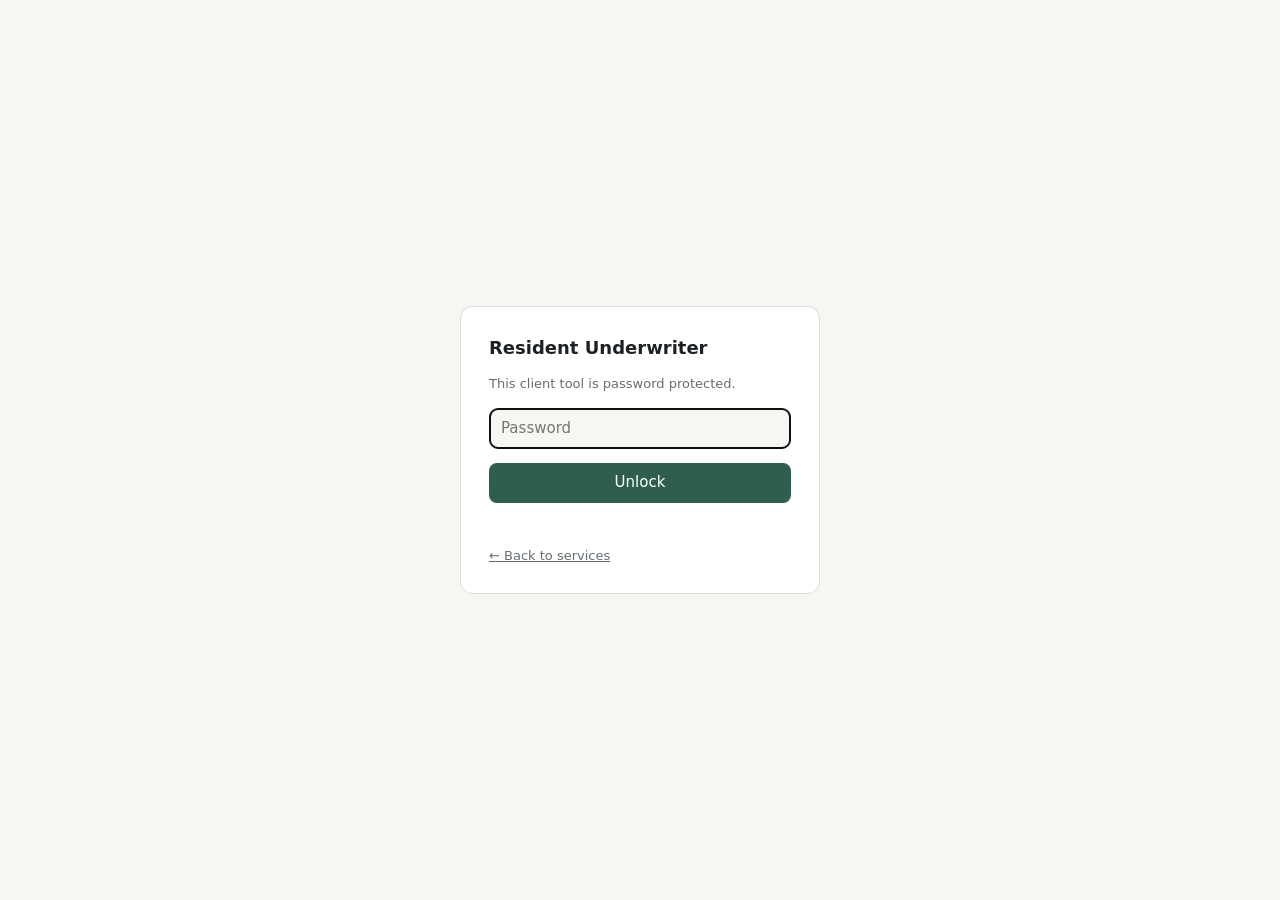
<file: underwriter/index.html>
<!doctype html>
<html lang="en">
<head>
<meta charset="utf-8">
<meta name="viewport" content="width=device-width, initial-scale=1">
<meta name="robots" content="noindex, nofollow">
<title>Resident Underwriter</title>
<style>
:root { --bg:#f6f6f3; --panel:#fff; --ink:#1d2124; --muted:#666d72; --line:#dcdcd6; --accent:#2f5d50; --accent-soft:#e2ece8; --bad:#b23b3b; --tag:#b07a2a; }
@media (prefers-color-scheme: dark) { :root { --bg:#15181a; --panel:#1e2224; --ink:#e7e9ea; --muted:#9aa2a7; --line:#33393c; --accent:#7fbfa9; --accent-soft:#23332e; --bad:#e57373; --tag:#e0aa55; } }
* { box-sizing: border-box; }
html, body { height: 100%; }
body { margin:0; background:var(--bg); color:var(--ink); font:15px/1.45 system-ui, -apple-system, "Segoe UI", sans-serif; }
.center { min-height:100vh; display:grid; place-items:center; padding:16px; }
.card { width:100%; background:var(--panel); border:1px solid var(--line); border-radius:12px; padding:28px; }
form.card { max-width:360px; display:flex; flex-direction:column; gap:14px; }
h1 { font-size:18px; margin:0; }
p { margin:0; color:var(--muted); font-size:13px; }
input { font:inherit; color:inherit; padding:9px 11px; border:1px solid var(--line); border-radius:8px; background:var(--bg); }
button { font:inherit; cursor:pointer; }
.primary { padding:9px; border-radius:8px; border:0; background:var(--accent); color:var(--panel); }
.primary:disabled { opacity:.6; cursor:wait; }
#err { color:var(--bad); min-height:1.2em; }
a { color:var(--muted); font-size:13px; }
#chooser { display:none; }
#chooser .card { max-width:720px; display:flex; flex-direction:column; gap:18px; }
.options { display:grid; grid-template-columns:1fr 1fr; gap:14px; }
@media (max-width:600px) { .options { grid-template-columns:1fr; } }
.opt { text-align:left; color:inherit; background:var(--bg); border:1px solid var(--line); border-radius:10px; padding:18px; display:flex; flex-direction:column; gap:8px; }
.opt:hover, .opt:focus-visible { border-color:var(--accent); outline:none; background:var(--accent-soft); }
.opt.last { border-color:var(--accent); }
.opt strong { font-size:16px; display:flex; align-items:center; gap:8px; }
.opt ul { margin:0; padding-left:18px; color:var(--muted); font-size:13px; }
.tag { font-size:10px; font-weight:600; letter-spacing:.03em; background:var(--tag); color:var(--panel); border-radius:4px; padding:1px 6px; }
.row { display:flex; justify-content:space-between; align-items:center; gap:12px; flex-wrap:wrap; }
#appbar { display:none; position:fixed; inset:0 0 auto 0; height:34px; align-items:center; gap:10px; padding:0 12px; background:var(--panel); border-bottom:1px solid var(--line); font-size:13px; z-index:2; }
#appbar .sp { flex:1; }
#appbar button { border:1px solid var(--line); background:var(--panel); color:inherit; border-radius:6px; padding:2px 10px; font-size:12px; }
#appbar button:hover { border-color:var(--accent); }
#app { display:none; position:fixed; top:34px; left:0; width:100%; height:calc(100% - 34px); border:0; background:var(--bg); }
@media print { #appbar { display:none !important; } #app { top:0; height:100%; } }
</style>
</head>
<body>
<div class="center" id="login">
<form class="card" id="f">
  <h1>Resident Underwriter</h1>
  <p>This client tool is password protected.</p>
  <input id="pw" type="password" autocomplete="current-password" placeholder="Password" aria-label="Password" autofocus required>
  <button class="primary" id="go">Unlock</button>
  <p id="err" role="alert"></p>
  <a href="../#services">← Back to services</a>
</form>
</div>

<div class="center" id="chooser">
<div class="card">
  <div class="row"><h1>Choose a version</h1><a href="../#services">← Back to services</a></div>
  <div class="options">
    <button class="opt" data-v="v1">
      <strong>Version 1</strong>
      <p>The original underwriter. Quick single-screen screening.</p>
      <ul><li>Single or couple, by age</li><li>Life insurance and LTC options</li><li>Approve / Review / Decline rating</li><li>Saved applicant portfolio</li></ul>
    </button>
    <button class="opt" data-v="v2">
      <strong>Version 2 <span class="tag">NEW</span></strong>
      <p>Full community setup with detailed reports.</p>
      <ul><li>Unit types, contracts, refunds, fee schedules</li><li>5-colour risk levels and guarantor amount</li><li>Grid of results and community assistance report</li><li>Calibrate to your life-expectancy study</li></ul>
    </button>
  </div>
  <p>Each version keeps its own saved applicants in this browser. v1 records can be exported from v1 and imported into v2.</p>
</div>
</div>

<div id="appbar"><strong>Resident Underwriter</strong><span id="which"></span><span class="sp"></span><button id="switch">Switch version</button></div>
<iframe id="app" title="Resident Underwriter"></iframe>

<script>
const D = { salt: "vzF0ropV/X2a4bVkFA1oZw==", iv: "1qmeIUEg0PDOYCWh", iter: 600000, ct: "qzlPpARxLptWWnVmIU4obJwCevBsFj32p0UImQHiD2k1nqk9gnRipiRe3nlxBifNiDSiTQWCdXyEnmPyPlrl3McjPSw/s/HpvfX2TIGo4rXIucDkZdbrf83DCU/ftRx6xi8046FAMIngXE9S9odOLhhuqBOZpMbIkxxT3tj7CxYhoK/COZuog1G3066dTPXH11C7Uegl8B3uECz9BIcegQQWSvlRxlYmNoDOrW8Jt7s+vNHzsikeV3jCQaq3QVDcgE/oowEcRsuLcoRbX1xfpqmEYd9VE42Bw1Gh8XyDNcj9I27Du4AcJvKUVPqOuNZ8fwMhPFiSP0MDHx+h/PNBj7qTNgQgXPbzc47MZ9XJbShN4ykU3idPRqF0y/UV1Mv5yqzktZdBO4pRmI3+rhpHh0oZxvqXqihEQ2i2EN4hlHfTR5Gg1w0JMi4XgBTqyw5o+Pvl5Yfi5qDN3kZiUrO3Ewsc2zczKBBnxzOvM/AEWXaVCWLPZy8of7Nz0Up/T00e6qr3NLve3SlQGzqtZNXLP7n0Ak8+Oz/EgtjtkFUMao3tT7nGYnvr/duosvA3PrcxSrwOolWTiVy9SSsr7CzPWxN8diW91WgSqcSg6/2qWjMn3kH1cJqZTq0MUwuKk+ffY35RJxrDX1kBPo9m9IaYdrrJW/oCescxD9wsNZv7v07DvyQrX5RufHn0EopkNc13U2yVptQXNoQVzL5fcBlmenD5pVAi/xylX67pU0V8C/j0X3MlDX/U7UEmCSwiOr3F7xBykjdG4p9sTwosRSWIqH1ha9+/eOpOR1KsqZDAfMpdq0xQyMwpYdw7m+hfp8gGm6gvEOyRyZP6HhYvNljdngXiQv6nOxoXNNldQ2wjxCCc1UIiCy5TLXv8wndSvV7V2/or0nRsLCW88Bc0nMiWacFQU/x1HtecyG4PgC7CgOm+jWQ6a11jPMk0TncovbDQILUVjkKOr6v+BWojVia6LdNnMOWaXlEKEejsJLGHG2ATRivgL0aryq9qHbT9bhr6ScRDuNQQ2jE1TxlQqnRJcWKkcFZ26nzHHtDK0egzcRBSf7WcpZw3kVATOcfctdHuI5LbZLahowkTHwbXtaAGbVNF/u6Qzou8fqn5LBnNo7em3joWD+yGNqmCnd40Afm5xGHI2SLfEj7ihDwGuhcpBSzXCWlZR+Bmi3NZMYNMBjTlHEe5jcXl0sVyfuufIVBnCSHoW6vkPGxMIyGmygvPmtT5PlJLZ+fn2pHbA0FbnzQo4aKTeoWomB/EOaUDkZVWTePdG1Ka77m0e4kisO+T9Sx9tnRCt3L+1SYsS3AG1UbCpkMARHBD0sWQyOCq4pgUq0LPEQEl1FmYsG7B/9AGREMc3eMWkr7VH6IeosrVB/[base64]/MCac7Da5QDFM8MrfEO8zzHkrUDb2AT+5lldnI9YYrDB/Y56S05Dl+36sGrK/NnxN2em71AlnEJXL/3DHzHDkUzFqm9I3jqC234/0j4Hp+8AFCxD7EsQBhnQwohzHKGnKBufpIZKRV2jmbnOmL35vwUt/e2LuKpCtG7wcQ1YO3H06MG7Gf2Eq3JamZ0vFB9Wj2IM1ospPJlu/QnEr1UUZYQHqT/IglSg4Bf/GJMTmpJEYM8FM3DqyDqrOTa9G5iuhjXHRWS98qz0ABWWnalwmBaMDZxfXcUI/AzXycqbx5AlTNyoWxLdJwH30oB4v+CGYAI8nUcfxb0+0MVUuNfTawE1upgQrPa/[base64]/P1YOcc2AFsaHR2qm3pUqd8XPJLeyRAFSp958B07zZJZsSbpsmgX4N0nsiPaFMG2yDbwhCdL0q4GjYaKJ8WdPip572iSQXEybJ4eyB9+CXl4bQx6JGiRDbd3uNIuYmaNSYCjHsr03O15LYaVnVd6/wk3YJI7zTPri3yg9Mkiqs8COjXaH0UjIUlST0xX2p8R7oYGcNw3H07o69yeZ3lAQrCl7/uHZVVoR5Fmbuep7m39RsrfReS+twQuoagQcT9q+F4K6CcSGm9WmbNHZFkV0oS8jB6cvcCGUso+pWfonQvCPo143PcTyZ7oe7bAnbvuydNeWQbPaV3CU7WOtKFi6pN/6EI5h3ZDzPXh7IrAEHgGx/aCKayywlH7cnCMjZVrnGPdXBx+himcUR2VO4bQtEUJGa2RKY4wWWl2l/jH77s2+4WTPt3tuF87zBJCN8GSX/y0v6tKUpblm+5cN07A4XfkDRSuONBhge5Sml1PnpYbJCl7VmGQ5Yu0YcRkrPjkIOG/uVp5hPRHvyEG0Qjic5EJ8lrYA4olx1/1EvffgG74Ez8KkBlz7oBfDGvQpcg3IAzdUlABZTo7L3i6JoHtAbWlO50fBParuWhN9p+/MeJnrwqFRlx7zeheGgcUT8W/gSBikRTy3FfEsACs9Tk5ciB+b5VsULchRuNWvlG5gKTFz6nPDOThXpVKbGDeQ0rmVuwI2m/jcmL4qHsX7FqsYk7GUpPMijobED1W/76br+4q8c153iE05QfziSZs85FhAed/2cRCyaGSPoiUFkUxt2bhA0mofIVv03J2R/cfKdlC5kqgMaG3fymouLylKkTt+DlM3hVXvD22Bn+7inZmU2z1niSmMerc4yTYRhKoTvhDyss+vBu8yyD9ku9Z322giT5c9LzWsuB5stBUiVoeAhmhbiMS7A4/D3he5r3m4UHY3dkHiD4xZrUuFNuanD5wSe5Y74DrMX4fZ5cZJjRM8tFehzmSH0tlVL9p+HNdB/J+m3baAgFDi208i0D9iTVEX3pkU3DO7U0F145qBltIKh9MRf2rNWbLcBM7jzhtkmWK/ZLRZrJ4i7p7Ux3NPD2kcXiq+8Euvn8P3/USSa5zx9oJg6WvGHRML4MRi7xn14ZcaluSK1MsgUcin984N9nX7xNHbyTcgOtbX+KPhNS/nNB7Q4pF9h/arew5rgxi+InVGHHBllrB6p0jrrj95xVN8tb9E9zhagufnwR4Ervf9+1sXLEEeL03/dyw1DnisgFEbg8x4vXE70gFl5EOoeutoYD8K5g+YwyWea+zFDQTbgHu1vkWOdmv9meSnpbdkpF/odzqY5cRWtLOkB8wo1hBxpMZmKivS80I85A+MhAmooUnnOkInH/hJlGr013xOxjnlGv2Xk4+qJp5YquJrABhb8GIswkzyLR1FRJFRfsLKJ+FxvbXHId+0ueadXUZK8kVsPuh6JNgu6w+/lOX8bH/Kt8hLPTiNy4NxLqTza5rN8gCGQt9H0es39k8jpWPpPP0ABknWs83Zn+bjDo6+2VA3ra6XasfRXgf7++vIlau/+t0FwRR9qeSMcvSTEkxm4/7y+jZIMLcg265kwdQVzoACHDBHaO7xwn64h9A08N0tbc7jwk8SzV6j9v1QRxHXTFNa+JM1N5T3y53y8OPB+Klb1DSCkbQD/kl9wjUZWx1uJ2v0ztZtHHR5r5BnxE964QD1pj+cwFvAS49Ah2sckV4vpeUfQ7/iKX6FKlwlPUjdek3JHhrYAUbFRfyaODsNxMEfSpZ2DeqjE/bQ2P8Q1lZBO0RG6anYzbugpcRXRDLXjdGrbQbRtblpJsdYVwSrmxl+JleIuA5uxoCfOSvh70lFu/jjp2sgRQGlgIO1qyuA3aYzuk4Vk5XaL+Cx4oy/[base64]/uuyhzdsfyKjAevW9GacGnkiXDW+6FYIKhDxxxfEgROtkDauFuiy+Hc1AWr7triGF7jdroclRywlfddHYwnsQQpz/31Ju6DLa1u5zV43qNYacf28hzK2NBJ6FDt8QozO9pld7NlMtQ6hJJFb5uPDifK4S3Xoe/c2Vg4ktHej/xWJj+QMmzwlb4dlqEWpje8NOeAB2KeBDf4Gje/EtvOy4Ht/oqCYxt2WU67cuFS7MzQI81aPy+SNaU+lvFIS65LwWlAlodA5epItJ5HApF/B4/POorL1tDhWn1v/EHrvaSOQGm5d6b7f5U7QaiEWpT43IVIkxQzCYHT4Uk3/E+fe0E74B5/LSlllgk87C3mH2tqqJmfkh/UmZNCS/ICYldqGqi8D4vp7umcML67ekOU/TJuaVqtDaOqcjF72jcVz3fLgSeJbsdw1PRjzsUS0BTZkzSwkc5Fk9a1OqMoTHwV9pZe5v6AwtJsOphpqti23w7evES6BYplW6dwvsGkvOwc+4Wmnm6UUbaKyiqK67zz8ZhVViXrX7HKKQqdzQzr/Lxmbrf4K1qMK5LIKOK4EJbxbwignvLMcbewXzD84C64vk/Ige+QWBroKJE4tG/[base64]/S/03vj7X23FiuYJJBFboHKaEadkPLql+cntyAPCpXddVjCAGgev5DRF/opcLGJzeAGngQUJ4pu2v0FS/865zojjfhRgYoh3HajsFaZxMD7Dk5Or6pGRtEpTvNWN0iueg7jN1OANPLu6RM1sV4niU6f1rO6EkYfJMkZ5MPBS29fkkbyjYm3lp1WYQm4g0n2Kc9KPs66KjwNZK9asPGGdVnaFBly3FZuM/wI3/MG+Ab3fLZJagDo+OZqE6UI3J3RFbPFDPLUELdJKtCIUyqEWQdgLT1LekDeG8twrYHA28hZj6603B/U/txpmBig2x06ZzzC9mY3kdot856lsxYLMSbqr3R8W2DrdARYy/O21lJ6rXPFd+A1RhOVlMf4IQmbtJeqVNwHVL2bK27b1FoN9y+TJKVy7qn/iRVWDeO0siPGfKJCZIos85raJotAD5ljzvPjNzgq6yS1yoxTXaa690Sf56R3vMN+RWDxaKsOc7pfpXUX/sKmI9S9pWyUj7lMGDk+PLNe7HIap9CmoQZwkKaDKboX3Piup0Z9P9B49zEn1Kr5NnYgVXXsb6mceIedcKqWATJHZ7q+Wwb5ygwOr2SgB9ho3guDW2ojDVFTGNhEh2caeHJXE4iEGNx9N6J7/+r9WdsAHjo457RNWsfIOFgHaBrDinxyyJkHbiw29eiVGsNtuY2kBrqcrBuMQt+nRmhSxBPYOQvyWM7rN1wuyntqraiUxGCshV4BcfBREMsQY6Lb0pM9paiPwE+rWbh8SJQRBicUQ80P5LJ3Rvu4Bse55QwWlInt+ih7BilYzMJ1wv3MxCxZKP7FJMuyH/[base64]/1KtUaePyJNdRuNND6mfgXuw6jNrC3LMrWsnSMl95afkHQVPTtmosc6jlgFVd8IQ0pFxvabO286IWvTieoFtKB/oiPA0SaetHMo1kry2Xfu8xjCqG8IpUlvh2iqBAN6B1ICYhFmEL0y+fep499ji/+C6SMwv60xE2a+8HQ1rVWVB8cmsh/T0F4z88T5RXmEuKpW3BhVfdxUFuKbRxrqhliQ1uHmVMTyI1rdivmYuXWpMpEt9TxTDWck452EtzAHr4vwmUlNBmwOiSsj6iCe2b+SVu4d0hyfGEfiC5YYey4FtmTjwBCgxTRB7Qa5cgTwjSlmeCg0kzUrXtm6aRULkQRMxm3+l5J8gtlRanlP5orEkWojd1j9oC/MAd0CScgIGIGX5eFQZWAolRiUZSZLQcUmxcZ49xF1JDwMGlXlAEo1P1x90fICecGznIORQOwFdF3LB80GFj+mXPUiafr8YXlGLOeSv1nxsNvEmdUx0aKk+XVdxlQTCei77SIjJ0xuXScTCS1XFq6nqHmkNITvWPeQKwxO5+l4UjzUxQ81xvismCFAAx/4J9T1Jxou2gsltqn6rlqXwO8QlItDlFhrKIAo2TtFYAR0Ly11unbUiWyNmxFknGgKpB3j0UGWgBH3lGcHwvT8qREVy6Iz0jmO7W0PLaNTzLoWxOUhs6B9L8ZnOs+nFKO4Wb9BieFhRqDe4uPu59UQs9/rnXhrkrSGdss8Pw3OBRt/EpFKRIM1mOeMMlR+QRYw4jTOUxcyXU64hxn840J18tLKeAZj8nLXv+cnM9VeXMSWz1RlmoGPhavmWwXMe9wkQ7VNtEEGM8lV779Vo3R6MESI47yAqhn96WTfOiTVk7q2WXA9UTJFU1EqA6WMdez4UVQzf1ubXDSl10fKb/r4y/aYlmJLV+fldD41cbYPlQ+6gh2JFBVYo5dqjNRVxoS2GI4bwl4qgLa0H/hVdu+9nF00Ilb3MxOQltILF1iA5fU8j+yt1ckFix5vk161jKUkU5lskIrjyaMX0J8tbLNC+1lUlI3wln/2zPpx6wR2hbnTK6+Rke1IW3dQjTf1tSchD5TvWYEVIk+2eBqFgaWhqZdPNJKwvJ8wWQ/k/[base64]/3xwQ0opmx7IspGGNmN4JrilIHXTC32KNM7pgoUuxVpZHCbbCMr6pWffiA1r1vKQZjAyfup/UIflB4u+8W/zqn/SL+pnZoCbgKYGF5S3tIFm6D+qotTbmIzV8FS9LjlJrenwQ3NG00Be7A9SRNwNzBY9QTf5ElycDGd0K0BZPLRqKxhS0D2iqpcDks8rreXWi/mDjY8rr3qKzjOmCtWB1oc+RjHEEKqkEceDbnuEIZlg45dxjeXo5g9VUFhdulfo3kZbh2wjpw79al2yfsB9F8mkFzs4H0wmrkbJ1sKHlI0/VB6s6o2z8wHiRS60GJbsR2uhen2FJDLIch/2SOnof7imZxaafa33z30Oea3YtvMwMfp4+50+fonk+AxEIGePc84qybf3ZBp9upnL4dDZgknrDQ4CfAi5uYPCbpgNeYrO7uUvT1nqE5OHYupA2zODGbTodLsCOmcavRiCg2WHJZLxureL7Eu+fOX3wsSV+0MGIohWRFQBJ1iYOWHbhUSTSXljD3kXqD++U3t9xwrg/OZnX9U9YXJ/UU4rsIqP3BDa11PfwWfoAw3iPyWJX8jivJC+dZMbbwSaq+Iz5MvHlGjXZJOZrSDgdGFaZdCw1nbnbwklkYGi+1pE8ppzFQt82brqRsecxxUykuLQpMZhwrL4/ytsg4+b5I9aHbYF/lZmgqNj7OYLRpUuSAcwNtF8s8ECkwCxcMHKaJHJ4sZxtj6SFzpwGxOew8yV8gBcZCOixgCBxuUUNmj5uos/skAb+ILzS1PohirSkHX8RAm5T24DZZHEtOkZvcPAAB5GBMhtgMyOssssvfg07kZkNKoaoAEfCsBrQOGNe4urnHBpxxZDSKQeUbTyfKAzIYmc1B7q7NrrTGG7N7qvsIV69Xvqrf+L2w8wW6SpyxU7r2W6ZLD+bdAxGun/LMCFA0pX9f4ayqelbf5h9RuB4q4fda5vlp1aqB+lYgDwyl3jpEOe/meEmcTlhw/573z9sxKPjwRW+myIuKhGNTfjSDenvx/HFdIlcDaye8wXMax3xWLK8USkWUqgYDZ7kz27i7JXmqpUHA5GKKtjNoGU4mDlmL0D9XHz5rlWwavFguoHfqlfYGHGgTjK4fuJJpUl9/piav3dhxKZbuIq5kOReLcsW4/kizH6vRw6XBA4sXyP3UVocAe7BE8jre274qHd1lGIxeRfu+j53aazJAt84PZFzTk8IhUTbEMzjWk8S++tIvFjUjWqO7MRTLT7kMyf2ZAYLXEIv7KSyJ3XtKDuPxjFx4WSRF/agTHLelLvU5jLGdV3Y48OvXzqcODiPcohrnjQCV8SXsSPwFAtUcWmhFjwPy+BonSqXx/wvNooQx6BIhVvBMVtiIuEK4eTZF8a3DLupVilyQO4qiBA84WkdZkrY6aksUUq6nMeRQImDnIf5UUNoPWbne/jVZCeIMiXD3aEvMNFuJLUaz+9FroA5VKjIaW8GoFAcPQKYw97IQMa79/Echao0mtzDD8eWHLMqBSAlFREJ4MMs9vOn3/AJoZg8hy8EmjvTuaNXvaZ/HzvkB7wQqptfV7L5X3cj9JHEqjAW+d0XbMNsdjVUCP227yZS1Ybu1Gg3CvWXBRoLP14mZwQ25UxsjmbznF4RxJNhila67zcsQBy2oUEPdcHrju/w/AE0YEk9ItGN3YRDC8YPA7KLzbqVweHqvggh45YCosFFAjaHtanfcP/v75gbtBBRtk917KUmPEDk3TUT0usQpC7/k9Bh1B//KPQi/ZoBLa5reGjitVi+C0tDddpQN0ZPJebSiHJ6KFyJ0OPX5Kx+k2RW7s9R37lXK+GNpp+rrX/JpqCS/Y0HnLIRkGX8O5+Zslpu9/HTaMmnsVGDHWY0BuGREyj7nXbNp8KhK03s9yqMiP14DW5M/NcRzFTu+ZwRnzpEbwCONVmu4rTKvDnKeYv4Zh4XL2ULX9OHstqwJJ9t2WayNjvFLXuA0xuQiprLK5Oj8oSwCyiCyqzvQSVlrl6kl8vBwnWWUmFlx2Je07emE64LCaM4JM2eZD5Re4uduVQIsebku6zvNmAO/habMZ4GV5MdaiTOlTqkQpR2stBvmoxWovkSJmgnmRHvy4xifQWV/9fx2c69D4J+oCiCXDJzdGfe2tJ5hfhl7mRcyVlAy40zed3XDNuq6s5L2UdXmoCSHcuQOriHx7qCf2XEUsRH1QdJR3sCAaIE09MAHE1r+dqQqkgxYRd03A4ooxwlgYEXIIiNU0sFavmSxzhNbWT4oaEUBvX8PlT74Mo9hBtIrjlYqnNx/2F9/GP53h8CwSJbdxmHymVbH6BUZGLQIUgOK/Xw3HV8qtEUPP4a45ZvKJoHPjQmJiwF3FHorrqcqB5V3/EnAE/T/cmmiVJiHsLj+mzbwAaRMs/[base64]/6Ke8BMA0zUxkdFYsYt9JVjV1s+GzznH580TQK7JUqnn+xRncsl99iJPyipHbsskRPFGESapy3U2sr9cbvV/HpWSBzahg6m9Sto91onbJ7PCOKUK/+Qc6NJYYDJasBGyAh+Bylv07GwcvQTqdQ9vs3JfpDcT4paBMF6xmlqdV+H7QPLgKBAdRMbftuJNfEtS7J+lWYyk8GEtM/8Yw4uvN8IgS+lX3jPWomom/[base64]/xxvTDhdWGWz2WXH7ALN33Cp69PRyZBU2oz7nEEklt8xqB3/jqDkfP7baEE5F+xZZDMtP+kCwjcFbxOiAYVw9XppKBPJyDaYaNhDsXF4CfhG2RJ9zz6l6HxeCkHxvl6sXdIKhTrpunGS/6F/Fm85sCMHd7rR9LKXP/bOn2XOXN2CosxBjDsLMX6r4AS7HeAEns4HWT7S0H7EUzpMZC6ANiLNPRvEIzngJqijywCsfvmICsYfbDunjPsF/w8PKpntCoGddtNJEfKL3qPCCGUf9Tw16q6Ol60vggpG814JDOWv1EsfOKslWpOnwXy0YntKXCZT3adXEZte2bteM4dk1yb3hHmy2YV0X81vX38PnVCYsovdSXK3rW3S+5Pb4RRqVJQ/XUQyC6pHCIyYZ8NefD/Eo5GH0/wsfv+gMCBM3K3/tr5AydV0MTrZFETH+RT0H2TrZVbIZtviwBc4qQaFOmpvrEdBVkSI/+gVHeO8F/Df9QcF1pI1Igl5xruVbJGu9as6pF9nAHvkF50uMHfHolVQoRY9s9pxMYEANJPZN8nNIiU0x5Z7bVupKKc4G9KIz0B6OvFmdelEMwh3VmmGfoGpP7PB+R3eUdVkK+I8RLfHvvebPMH63GJXGWpFbKdHYmos0r8D6neqpP/ObvlOtWpYd0HlC+FVX1rfe69XAKufNIwN7G4XLil91zJydCkHRmcAE+PUX+PGv3CixSEgkXiefFnA3BzyAqDWWC74Nr6BXoQITOcTo4h1h1bqc7EBeFpPsxzuqOKChqRJaukuIvTZFjgcVl8k/qdBrOfPZUD+d2ln8blCxIywlgrmap2B/K1r93NChbOZQHXvHqrg8i/N1GL2AFA2a3VyoljTF21gtoDGgo5IZmCQscPhqYkYMQ30ud9vrwO3KwejG+6QrqwDohxekOUaReq1LyQphkySQ1oy1HQPG0BGgmchx7htJcuhxhmfXUxu8ngsk/qO3f7Wfx+qq55dw10T604eZShZQfWpPpJ4mahd8qWufGIlM0e2WVHeRq4HQ614Fi0Bh4CIcwZWKhcntpPOk+WBjMVyIEyXyfpDqQIV0+pTUZqHXGvVNOztD6O255ZXqvZtU2Z/mMis3TOK9yM7wQNWC3lTLbn2LIcfoPYetanu+SS2wHdQZyxSbBWvsjVW+WdsIViodzWoaMcLssRCDn67XBkJ2n9RMrTYrLApW0p9oyTakMgzRPHKVSYQn2/mWrfR/+CyRfJFgDH/YiPwdmKvI2wWNdt3Ye7pebS5lVMXEoD1UKJ9iOmeiq5us4ITMwi7VMo+A2/Fu3fMcMWJ8M5XVD5A8ynNXMuYl8DChCdqsO9gwIWfSppqEznpLVXQeQj6MhsWUfqshzTnP9aTeSkbywniOUex+243PHgwFecV1B08xjlCK1HMHMC3Wwl+nEEk8VU9fa3y6p9STHlcic/NyiyvhoiTX9LcXLzKskzMGD9nvRHc7ReFC1s2N/aSNAlJ62w9yhGw0oEtlVd1MQaK77iSkDfD2o/D7To3e+/7/lw/+P/GSHS8qhTyfGK2NPwfibS7QbKqxH4vBxFTttQDLV+sCQV8BzgGBQY0RhSWRj6q6aBb8lcjmkmOOupjznTlh5gKHE2yHU2gk+TbQSi1sISZSpX4sAtOO77bB4AtmpZ8ds2vnOvJ8f0WPluwVAJKZazCnwMOmbCutY/FL32nkpqWqrdcfmYpQs8v9sqexKM+nH5TpWgtgcfpuPatp38CJ6r4cYmhQ2sZhWwD2aQsL4WjbZq3BE6xBaLDvWklybnE+LAnUItu4lu52to3bssayVRlJCHiaTcQ6LlWja6LPXK3/[base64]/hBVAmdxbwdPS/doCjsaXBRniNkyTqJcoUKurJjEl2wGtJXaIrZZLTFVPXNUIzZROohLLeYgJ58czq0mFyFR0OJhcUnYuULL38Dg7Az4t96zTLOKQxiydEKkPibATUx6U8Ethi96VJ1uvwfzvuWaib08Kyw1iHyeFrrwOFreOW0FQrWaQ5HGbKc8LgXA/TWGsg6AbeahkGHYYLjnV6urLQEH7W4no4NazFLfV9kCWI8MFe6hrHJuAMgnBuscBPEpdNJAVWWFzSnxtMdxHWCLmYXx6xotk07qGzaW3R6TBdMuXBTvb8DF0PKx8R8Fq6NgIGvkzgm3qbc5Ok/rfMJD7NI8FEZmOJyiJDrPYQkeIvXcMx4WeBgMlR9Khdv5sU+0MMLLx0eTvNYlaMUXUOAU09AkIBLclJqrwz8CIrXyZqr8U8F/8/n63QPGkgti9R3M78hID0Fw0WOkR/4qvlgdWLZiTgUDEeReY8lDeIDM2z/+MFTbxNgwp6y2XbcV+HTzBWQA/v+RIna3jdMwvDZa/nram5OqAC5tSmIMZ5oKdEfvHGDs8MFUzeOw4zDEtKU4vc9Ky68Wy0L45H/Vpxjm5qNU1RjIxtw0plWh9CbG+Zn02jn8ysHbYmADHQ9xyXWHqz4SfFOIfLiyPiyxAfeuTUnzmYbtDWyPLE8iTLQ76X+Ny2yZKTiPvR8uujpFMtHuFtIimNXq1J2fdUzR1gMt3ZlxmvE64Uc5y5c4+87R8WJ3vf8QAdpho98hGkzuekIHTT0/r+nA/X2bQUumAtVQUt/qogTw1XZqg0KJSeUbR0tGP6M8L8/ycSk+mqpxS2EdomW0HvUoedcM1XS8ClHwddA+SywiAYWyUIk00X8+MIgADYKABN6fMFOEGdOTjlF38KB8s3M5iQ2AoLu1Aled2dWfJEisr5U7vdMhb1jdlEbl+/[base64]/qvFTisC5FD2OLzEOy7ZKWAcPXQLVrQ6QGRZ9LQB0B9GIHIVhc3RuGRgPPP71aqLvYFKshQ7AFmHyUkCa6yEArKQ/qVfHrlbKXnZ/J0r7cbkdPcjejtXSHm16gLGAO1kKSwUCyb2cnNTxszlYeMLPZ0cpFuN4nLatecIZlYAEj2745MKw8TRnoS7pMmZjGt0Bh86xZ24Uh44eY3zHP9R2MATiYdvX9yYjar/OjXLbeB39BQ3XwZR4qncSi7XNC+zfX2xVJostAAbO/cujGRqUxGOoYCIrKxl2a97jpblzxa/hjvF1B5zAtUyrfbZLJLx+vxhEb0U0pLivTAw6nJmeVVGcu7YiIs0eLVdhESVqvtNixmsmnuAnPEIBSyzlZQY5MJbw95Zx007UzuStP7B/Ov4/EvdFjy32RDcz5nrRe4aMslzJq2/7kpNKt+Lo0ZRaphMGElCxD8uBjo8Zi0TOBhXHt/1RK77QRePxCKNlxcCiVs6TWYf02pf27H3i1CEGXd4NBrQF71dEWReW3zTKs2ZOwIGSF+V5q0l/pG7fSjfr82GexjZH5mCaPWm549EOZKi8Om5vL6yeV1XXN47dqd1nGqYcf10QfPzg50wL9xY45kdqmDEtoXTuXekGUFOo+3H92S88FWqA5rk3Zv36MyZ89oc/rCuSPXKdRVqemB+LLV+O0wz4UpYlVI9fuKsuSrnLy/optQmp6X6TFwegI7TigxLRvXI1mK4bEctvsggkW/ZMBkVD93lIVxKx2qARXG7PdqGm6otZEphUcPgl1asHFRgj6p2Gu1CzMRI/HNUY8S4F2LB6/xANqC0AC9c5tzflAD5NsVGMa7IJLswevC9x6PGUWeCWCs6c0Yj/o/QfGqjFrHfbPNFS0pWGYTwOKn2gUgTB+/[base64]/JjuUz+UrQumGwp09bG5lk79gDOhE8uUNslDOLiPlY6GtVzk5QAV4vNnzs0iVdlTEVPVOkdkIQL68mdehVycLw66e857p+7K8emOPIAsmqTj2V7O2VV5DC3/itHZNQcxGIRFqUe8ONPDpML3KqxSVJRRKw4OD4ADogOFLcTptv2b/hwBizyTiIdZxb0B9m9o5NLzSW8QKhRXlCWEBv5GMoahj2sPm36Rq0cTaqMx1q1bP7mjybOvpKGjwSWn3b1h+gBJcAx4u4lZUbOJSZT7+zV7VgeKRJdoG7cZwyXnpn1DMRnYeg01eZtvBP73Zx/oGqFHeOG9rfOyB9f28tUJse6m8cB9sVOBLNDMjmeIW7Jx+QXEbzmui8vKZaArq/LPpMce+ZTzLY00VzZCvEPFDCAT+oMyWHw7sDhDepJgtCcn5R+4IUAb/e2KtkGNkl6cUgHDWTymUCiHvwcTNUjNf44zs8NwQmXJmgIQp2vZG3JEcQu9yk9VAh/Py2xSllf7b8nhgCPLaOMV8zmCpdTz5XYwmHpeYqD1w2KYIBiACALbQTJpC/dkcN5eBm96vgfNSpochfD6q3bqVOcnaPK8umy56Hfx/Hd6c4SIhn0ehE6nJwK9xg+1159kg3oxuA+UHFUsnB/jH6xDntz9WOcUj8LZmKRhEhs2B1HV+fAakyZfmFo684mj4L7+g/xfZTUjzQY4nA/PIomqZNZhLynubfcEQxYXw/8flwXKtipjtX41Y2yMHZzfPGMCsp+4OCbrNGmxpoDD3dIOAh0sC6RHTlngPQZFn6mumFEOe0rww+nQS7ukSl+lafv3rIfbBH92ODH5moPFVbpAa+LvC+5y5VUwrBHF19a/sekjESUHd0SUmHPGN+ehZwcYqvB3YCjIirVJ3upQU9nWftsqNrLSkRIwuyO8aItbWZGGo5xnZqlz9tcs6UMkYRjcPr2z+50F2c5dVZLX12OOB6NPsuAHhR+9mmssyPpe4N3F2U6S1+dSBpRou1f8t3cXnhnM07hPAJKHH+NG1y6qa+/I/SVFbOmZtcGJJBaAmCUciWL8svoR+jP7BXoz8mzM1UEu4qMh2GVD2ltj/MxCGV8PtDUqBlEpCS3zEykNgYrst8JEtNX0Ua3vAK7EXHj+zkgiziXkGhLB683DMGLFUT7f74qy2/PlogO1FuZlxmklqtH3v9ynWTsyLC/eWSX0NVoztTbJ/UEJXHXbHeOrBGGDwNcqCYQXtfrFKWkZ4dxE6QF0van6p4xVQ+yTfMODE7Wvu0r8xwZQlg9snmGWda61xbmETPzZxzRCX9a/vFrj1hnAr5HsrANjwqEWqbS7UMh3wN620QLTGc+nwm+KjkW6Jp9KblWzm4s4Fv9MUEMr0tAJj/MFlWeTJz2tPz33rmWC75kw8wNm9548k1vybEpZ5tMQVDrkeMnzI/diCkAc2W5R5nh8lS45Kux8VtprcFxiPk5VskOcbH6Z51HjOiAuBd+ZqCDro0RqhfXaSAKiMFifSFeyAa92p5uTeFnW2FEHuiUbOMan9XQBtwxVfsLDXectg93omB9H+llnipnwYQV+G2EH6z/69645GfrV0H9fuxydvzdUWZZD3DsNL2uhijlnm2je+t8QTnepdRQ7rcNcRh88t58Nv8LsJljSiJIPJl0j7X58vjfKsyz1QQjGec3jaKEoAj4EGdW4Dt4nwyDxCLWRcV47HrmscPYeLAQ/u0jnuLA5GxINCr/aNmFS5ebcJARrQvUWKnpKAfyo8WsPzlMN9dkmBUDakbqINbAjHpBKn3cwyU/TQdyXW1T4KuJZWfQ+qvwk/FY6BX+Vj4rjyoBBM2KhqDM4TNZmcF4JGHpUvEBOgOyX5Lv4oPaUh0rgolfWssGVsWqztZlPpzhtPl0Bf094bzybVUEVlAXCwoFueYvIxutbEFlD1JEY6z6XLxYTtSZDGs/cBHMGS4mL3MDSJCv/[base64]/yc5nNErQkrPURWZxyNgQPbQtOJIbP4aVdywcXubo4ATxs3NkQYfd81QXOa1p+c2FNE/nrSLcEYWmhMxWEzKGDnh9oMNL62ew4zB3u55UBg9ICaQaikr6kO8OtexTSJ2qEZYRQQhAqsd+YGiRfqRchTAZ0q8E0+G5GDDL52AuCCbxj8W0PTtMi+rYD1tLmz0/5IABrlBa3wtA+lALslDlBQiomEVbOOq5ZwEttc98fsAYq5q2h8lruEsOxHdqgmgU0v5GR+jsWsx66AtaWlQHW6grZYGsqhVTrbgkq1tKMyaTnQy+QOR3fTlShJkSQJ2N2UPAxUBSJ3hudnmCGGjPgK2RsHAA2lJtgjBuO1CmtTpCzumQo1MHBFO07wn3V0Re/Plb14ttznnEh+2YGXxBG6wH5GiiHLxVGkx6l+OjqXiUUprF7Lkx/2ayRX/d1rwFncgVaa7vE4VRAfijrTSpeehUztz4WrHhLur908NF6+y5fplu7sK5N3A8elMtKmTAlRGgxRd3aKKh23AfGhyqBsLasCQ2xcgA4ZiOR6X52Ifdx2KG5VJy3N2Vdvxcf2OF61BVCZc8irPljp0LR+Dz9/hXBmH4Lv7T4bEn1hnwFKNIrPu+y61zNZHkAsv5Qe/[base64]/[base64]/8V2KN/UbKpkVXY7OzT4IAnd84soJoVwicSj2NHY32qz/c4nXMbuXLXpUSuGJeK0LJXZieVgRkKRdcZnW3/smtWs21vcCZGQhF881nTer7eSOBOo+pLixPlp2xQkyWGh1F+XqyaMHFMi+aElbZg6+O6ua3PN8juVGYefLaxXxgUQd12gOQF6lJ8F9v/Xz5JFjNHhHLNaVg9v4xAcvIa/PkS1s9PGdiTrU9H8AsVr4SIeSjVxXDqVfa9MtRHQ/EjsHte5EC5kS+yhYhD/v7GL1GI4/9l/[base64]/df4ugyYy2HUe1BwU0pf6XVbZ4Ywspxk0bkmBbSB5cGfdmtouk29w0Kft2uQqGXELJsiVyxTFIuEU4eZNA4VBEP+dyIWGsAQshWaWpuJWsa5lWYI09DAEUXA3OIvbMs1OIsYZRXfGpCFVTffiki+Fx+prhnPW95HfoupCbz2kJf2r1aMI06w+LvSs0RKHUJ/az3kWYAF2wA2Y6QHtmm85wtsH1Zee5vOCPbjVbb3o20Ixw3A65ZankRm8pVNUZa2rcSfphh6M5JCDl/h7ARFA3rGG5AoaknLWPy9K6q41E1BUqWf6c5AMg3KbK+OTGIEJjyJVsyFQdhRCaFs0xh9QeThXeS5+2OModemlIntOPS65Dz05tJ2ZMlR4c2fMRqX/T3qkBXjhWuMRr6zD5n6tV+UARO9Rkk39QbfgQ+nKIx1IMjowXiGDnzTIeGwtBWrpt3s7OyS7WnBjdMsvc1uFZpC77dggFUZWierOdhxOVdf/UK0hirHs7zr1wdpdMrOAuk2HEE5kMHoTMaZOnrKgV3xf6YtZOB5Y0UCN9omBkp/8saXVgjoF/BCps6k1DL7967BlcRc0YUgWosQ8QcHuiTp4B1uHoxdDEpjn7z9cu9VVc76MKJhQ5MBccwR+muRmRkBiy30oiRkIVBhEkaojo1/RZ3qddGp38FHJAoHtezJ5aab1Orj1DSXEqwJd8hLLeXCsP1ibmjnPlgU4/C80lvWyqeO4z21ZbzleUBhpzaKax0dFZit0hHzGHGuv5JqCGmFjnFS6sCt02tSTPvukTE+1pyV5F/OCSJ4xHVW/WhUdjyjVFqLO9oqOn4gtgZvGBfXb6jJ0+ewRTYGsZWFPEJZHt+nTDsZU6PoAKPNVdX7tek5B8F+PL+BAkNXmDQDMpaucoNcD2wxhIqbmOMq2c7+gOGjERe5izCy7It6b9mXSBhch2qS+aNWMo/SRtHWUlVE8gOv0ipK1+gWtXHJDboYvy2p+gAOCbZUI4cg/[base64]/a0zeCNuxBhFM8HVrBxiLm+JCm0CYEqwqXUtfl8Ag5GXI6tdDCPxBq8KnxmYYFgR5pe3JctHLxPdF3GeO1skuSznaNba+v5tHmlUQQUYPWp2IuV46srlXw/xxIR2mSFr0iuHCEZdEs5ae5jw/+ecltaJ1O5cN6rp5QWEeFSwwEfew2swg0vOI/kvjvxG+akB2qhXRhR2/4zidR6WoFsFQlCU1HYHZFGWklRoF8oYXDzzsLnGA5Y6CVyft8pKa5euV4/ZsD24tFgFPPxptfKPSGRATVMdhZrz32mnLFrv0h5PIXbUJWY9tSuYYEdo2K1PpAy6jzXQOZkmPw7kpyZo2NvUCve2x8rDfdF0A3Sn259FqMbdV65i2fkI6ZK0v06rzbfUBXgdZliYde8V+WTkg/dpkqb8NZUJEZbTzmfkOP3heq2mVy5yL9Qo1/JhfxInNVqiDt57nqdVxXIYVwSOd8oa+zE6ruqhXbcbJmjEP4FQlOmEtdfOwEFb4T1PXybMkq3i/sJB+Y0sXIsjAAh9TC1iOnORJmEI+kP0/mVMrob95RFDbqxwI1OJnh/nSq034ksDTdPk5JlH4yQ9Jgfx6sU8UncChBBlRQRks3fnhld2okiuxDkyqtDHxIsLwdKyX6yJunvcDY2+pNF6b9aV+IeLixeM/WehGC4mQLX5KhJy3UGb44E/Y0OAEAhHvbhu3QmuPycvg9U0PS0D0SJO8VLGxUtPH5yOD8oCFbnSIQGxzDiA52dPY/UG+oaxOiXiKFxy9V11stDd0R3FH4V6O+BPPt8ojOfyL0zQ1xo80dyQDtdQEaPF8ke6fnit9/Y+UwlsUR806ow914ps1Q602mbEw4kU9Qx/lsgDSL4VCr0J/w9dtJC8raDSWVhYdT0Ef3heKZqk+d1QLgf9QXQ7sItbhuXionJ+LTy8jt3XJg7AKYpTHKOfw005Z7ownuCt3dcmG3UKxB1NZgVkNReJhMc288dtxY1mTJpL9tLr6vnQBksMjQsXhs2KwYB9ICV2o6OI5JDUy1iOFCPw9GskEgoNjG4t5EKlnRD/+xk6y1BwtskVraAbwE9YNIUGuvvUZ5IyXAxIk4mxEY0GjWabhqaheOk0gxi53pmtNwR/bgz9gnDmYHYUzuzIEQXcWdiD6emGtQGckYMaKY225bCumgSvI2p2kxNRPCrZ4G1brwCnt+Dxy+3xoW+pImX0ywMfA+vfMNKiigE4DWBIF1rt5K9k+ZXAu8fS0Hr/[base64]/4aXlR50LjQvRGrNr+mEZ6JAPqA5VMlV5kJi6dqTBOeRind+IKVWo0jqVudBZtGLrtXrkiGk8oFRgCElEqt7JobJuT1hcv5PeTU5QFQgNJvXFWXaB/MVx84UCrd+OjOB5CjQxujh0e79w6yxg8AW92w5arw6BL03wWtEiWVIWG/Hmv58w4tK8EHiqCvGy0vjacJIbqUjfcyAiKgqgHIbBU5l1eroRI9WqZn8w1Qew7DpU/IyeY1vB0VzTSFGDeODwjYijcIUUKGQWfzdgEYJI096d9XzAUHGiA5g/N+fHgxVrB+AtYii/DHj56BwcKY1lar6JwVGqiZEa4BesDEkw2hY4JEojcpS3JzmShAjTWYGUHC+2+CqcYMHrinHUCOlEnQxZtLoGY/umPZag5s2spHJ2jiyom6DtyYoXEtaBN2j8wreomd4UDhFbBp6l2S5cTX1NRhKvN18MLpHdBeKj/vZYXm+rAg3kSaGVv+aog0YlSgg9+tDXNq9UFx/krzC0OwcvgoApo5iVw+IYF0tdfdEef879wBolRL+uYtPy4kM17mYeMIHZgtP6KIT+tPPe+UCDWoFVRHwOCSQocZ3M3AAm7J8ZH/gkDfiz0PS46EWEd+Wx/6PD/[base64]/e+q9CiXCTTN/W2ziDlafavxEafOANSxNIn55GxWPyYL9YFDaSad9Q7JWZ1brUpaA1yHTKVn4KKtmJ+i1Da54LrJAj/1dvi41chBYXaUeLcwdSldjElhw8UPvXN3Wj/iM+Z+NIiIPvFHI5TO/MT5EyzFfOYpxvCTuyzAfWy4T5OyJCREkU+tjZKvwNfqb6HCRyVDDyRq8TkmEbTntH0TRSjN5iy/os6hTOMUXuLnDdgeRa1MKftYnQcIRTvn+fjj60tN2z+jKC1fykPkzyzyfxcid8cBP7SSZbmJyQMrHqtmt3tVXzTMlOXJiYheUG4RkSTrp1G8CtSo+q5Wt/ldFJHQbjLe7W7+aJnUxb42ZKrocXPAQL8kFIoWA5v6inXlXcyH1E8YT7XyygamL9pe2sPjj29CILI+h4CMMS9kbdulryWY+fJcn+RYLo42ZxEQOEH/U0TfCHQxIsyMWoWon+IB+pFlJAU5TuxWQg7unvqVXdHG6VBLZoY0IJVyr6zAMsFWLWYLaAQrC536pXYG/[base64]/zxceDL914jtpD90kqQxd7jjjNsJHv8o6GQ78T9LqlTnNUVAGnkHjgOXgExX3MXs2cOjE2TtMbAeaOS28YtQjcJOml4yeAbldDXcW/m8uYcD7dyBMQSNo4GpTV5rolqKJX2x/BXEOp0FLQ6BGhfeyrdFP7XYd1tPPjnzdzrwGSCvQJRqpmgMlGsyb5/k/Wb5zvQ3ZgBfpA+Fz0TEOKrEjwwRkuvBxa0VKY9x3v3PguT01OSw4osjagXDQnOmv8GjBlnEferMIkcL/f4CyxPoiqaIizeM09RTXF289DmbJ3Rw5bgiBw+ma0gmB3b3jJW0naUiWBpXeESFsjiM8LINLBY0dix9cUgJoANOfFYGugG6/K3Yr1nZfm8ajg5PBtkkBeIm7w0cTrpByNM7mbj3Xr5erDUdAE6booihYvmSXa0WZrZFKxwaFC6q0fwvgmkTfwGjoV5ruQJqehvX+wfsBL8aDxDqExi/ttpQJUFfBUR5x7OI5jKEWG9xDU5vVMulYCx+pFz9wv/xBu39IrEZknSRxrY8YSjiAVUQy2xB+dDHRlFKmeOiPKcYvDbjeA+e3gCt9ODegp1sWcVY6A6C+WbJNNZET3E+iZd66WViKBiQoJy2bGzV60IDdYtTHcXuOSa+ZEUcs/hntkmZoOJduanpxyTBS7JLkdxppFfaJcRak1uy8oRc56stas4I/VHB0gwajzTj0bnIAZUnH4vdCYJGGEeBdypbv5KgotHFJa+OdJs2S3L1zQTXKTEh4+3w/ctM0ckMVIRtmAVnWcapUqTjrfq+Ge0Q5gTrkzJXXKgitg87yxiKwZd+Q2nkYJ5ohd9WbGRG4l694N8YfMfS5lemzSQB2jJWnfRHkCUicG8KIpB/p62R9DBo8qpcaXzIzTKHdx1BjQiid+cPGVTvvWkyCOhW6KgCcZ3jINBQg0RQdxx7NoJwX1wbJ/h1xPMJKYXwt0ngtQ19acbtFEYfwqC902VcrA+qW49p39CKhtfoWr46mNIHpHsqb/hAdZPsXNrrJSMdlhvOltTclVwDGOPiPkP1IhHQCaETuqcXztrGCecs9fs9m1EoOoNW/TRIEUUb+xofESATwyFrJ77LdL66p3SyhG5+e36K97AEm+yCqlOjtibIKaNNkPFNJrz90H21ipeVlbsP0WrZCiHR/bc0LkkuIpDmp/vV3U7t4mlbN2Ull71ZgB0iHIML1y2/33190LHb6J84VTkaPJwBFFqBgAPEi9rg+2xLT5+eRoR3f+UAr5ZSWSpiXJr77uGZ2woF4olNTFuBf/Q7zqAWQcCGvONCvufJcmACMLlNfXpNePkG0tXAac8lUB4x3cPJ7Qg87HOIFfTbG3SDKLO9CdIW6s2NxCqlZISQ6CeT3wgvYuFlPOuGrEC0/4o2KvjSuYN4JE4/dljs9EU6vZZd3vmAlLh8LSLf7XRlmo42fuTVyrG0M55ovsKxUkmd5CcqpLXgqBJEbk+nXfnvqev8LhRxLmZbSHSO8Okq69CMs8rQNTbbgQUI4r8vQByOGxkqJtG52gVzRlFo1HGWeD3UDjZ8t/VRaW+tGstqg9UBzaXwNASLIeQBtebtjfyBaf8JKe9j1t5yAjyEd1HMcrLpv58xVApJL/BTN+2N7koegHR4uVIHXoyOhxpbuzHC1cLNMQrCsiklLHRh4zDXE5Hje3ZVp90MUlxscoC9+3fUButvJU7L5X281mFTp8pl7M2WcXyVn50zXzRDEd4yE8T8cHtRkhGFXrWtRP2CfdYi5iNK2i8+l4BaSnUt55FGCYNvkkOiN0VzshvxCO/C+Z+2gMGEgL6bjJN2REZVk9yceOEv54XKxOXbJ0SP29zFGjwRNnsg7EVIm+NEvnR8HRHYSFDqlnoIEKSG7AQlqsmKzko2EFGGtmSaW/4ePlBppao7It/xyfF+kyKxLhXH6LH+p0CwmF+awkiZzHPNFf+WBnTH6IqJ+JsgYRTTfYpAVR187SZbrNFqUMmybWfmuavOJostbUXsa3lwQq3Ijf5soPMKBUnhGfYaShZIm6AmuFO2294tkstUbp5Xcdgic5K32N+37W7ayykOLwN7uhBbLvifAX/kU4iodZOSrQaCAEB9FCWAhuOPgPhSRf651NHzpmy4w9hn6uRhdCsZbXniMewyg4DisjfzoyyKQYeX28HbobzSWFXyAxcbkZdqROt7VAw9eeRvO76MOijk2gDLavp/00wn4hlTHLcbZf0h1HwNi+6R65YyPbB5iBgWSIHJZ4O920LW/G0Dkmc31YifLuqanOkurusngZ20DseEJ3+N5/7Pyg23wKThbIop0c8ulbbeWzIFM5MSQ5vGczq5ebX8wp+bkuuNOLnn0MWnFVPsbsi6l7jPHp5mfQf0Lf19YTD+7dM7gjJFfmizUuxY/Ff5kYhqH5fxO9ph1U8AtMUSj/ICzGSm/ZUq29hoDO0Biq+vZEe29CKdcrrSeFcbxUCP1aB6v/zOJEOYeRznguCYH5bvj7tb/OE246XzVL/OjGEyMc4O3Sg1GU4EzzXDKaRydAVn54O3u4vM/n1dHR4HoH7wK6ayhirDZiMRKEPxvN6UAYUIYbpoQAG9TETlnLaCdApLD9SsxivBH3m/5YHaPWlRqcn1UOMgGtIHN7dROAGqxdgQoB6Hkd5K/mEGMp5JcGE8BZO/a/V6kngB3/VH1spLVU6dyo0ws8mZqL01vANKfRzeaappqcsLvxdflNvWk3u3rtqv2oXHLQ2klFu142r+qGvaCO3DjvmpCQmRktPGhJaPMFQ+G97us8Sp11Guzybrv+AkhOnryiiiLtFaUL2xqC3jc04iJVMVidkA7Fk/d96sQ7FC1SLbGp1cq9etF6AjhKhhcEpwK5WuBEWtZQrRdgMXZbWEby2EZQON5w6VSYypqczHWafdVAyDYWBHCSQD8UZ4xACChs6o+JI9byduHC6bBgYJVCjvdQMb1ofAzM542uHClRZ0s1i80jGA0/DBMXvjyh/KQKpiIo637ORjiom2d2NGLYv9sjqbE1Zi/Br4D+DUokqmutPT1MWkFoKRWhF+0BUcrZOkjtvJ5TNuVHv5aXi/S723y+QN68ugxWXuhdclxg5DH4KCdvspN3HY+Mz+bVbQwyoZ+4hIoW3oA15k9Ke8vLmWk2/Zi/kbngj2sHFCI2tNKSqj4WA2V9kxT0zgbgkCaR6o81ANKKiehR1DLPyT7OGFKNEqv2fH0KGS0Q473RFc6eK6eOFqt12o6xYlN8TL1U53WPfJXA81zXFZ7eVrMF3vhqigM0+KIDOQECZ+Rz5TsbtpaHDU3dstLnxFtj6Yr56+wsvKD/CXwLriB9/lAQmYW7u/n1TJMIfHEnTpQ5khzaGSmS4lMDtrGdAjPju1vCctec2x+PxoBahtJPJ9k8lFYWypfT3ZBkVyaSAQr+aHqmqqUvUZXFSKNrF6IaAF/NjedRCDKrJFIyseTwvaA1ClzAIbQDW/Z9u/N1ps2FFRJWw/mN+l8i2podhGTqTTEJnKTxY1K+xtLYo9U3RNngU6eVURDoa1MQDxZ8wmjnC2Qx8i2oaja6YpHepqrESn8fZRNhUHtojZHfuf2mqpNnwYC+lwiw6x6Xaj/+V8VN+WcVO31cY5g8PySIx/dAl+fScyZObWi42Q34jCD1AqVcq3Js7N3BVaS3nQAT/WBz+N9tyHJX5ramOZC3dreap2TfhJXzLQO9EeekHSjSLXPKHZojjl9DaM1d59nc9NVVtHfO7gaDZrXDNuUWd9ZwgpL2CHx4HcH9IyyYgHFejoBbcJcH3V70AyIjdX3h480bP+Mn5L5r+6B/5YTvpLEG4Zc9UMGW/86oPhy3KmPHIc4DX6AkWJX6pmSCQGlyxneMvL6+QUbnZ078jnjQ76QYJVUFeAOLAhsfksr4aSMbssGmv6061YRO8EWj0i+DP3oVEoyp7W2rUyvBuXsghK2KWayKQpMUfpo/FshhK7a3JFDfxteC2Kz6k2A+gi590e20rY4RAZFcmDzdqfGfUUTsBuHT2EixrZRPHm7cmUMqZeQbiZEaQloLN30hyc5G6ADeeLVqFy39YUacCK+OeasBydvuqwN2qivwRQV+aSFJAM1EYhcs4Qh3uRei9FWBi1HOT1xNxNrp7A/U/V6DfFSYftg3cxaWl8OttJbG5M9Uh8xkuGTql38Yal1YLS7/6ly0tGH9PXqto4vpSaLDZmW+mgPma9ZnHSUaYBTVQFdLOqU0ifORNc32wA3G7qhw/tG24hhpQldGGlBZ6kfRFnY/P6kihB8aXCCHlP9xxmkL8t5rq56mz2DfkXfzbqNGLJ9mCkCApsfk2rF72MYYcfWjn7wlXGU/[base64]/FeZ5LCn/FdhgSxf8+eFUWbUf23rZbrKZLpx5FAOzIVI5upUZ1nPugIi4h1BAf8bkQcsbrSAZ6mW/q4nSA5Op3iRp1itZCWOh2Vll2pLcJh44GlELii3jsgV0i52YW3NdIk+99Gxa6FdkD+MG/C9cMW/F1WJEY2Jp6Cq/y6imQpxMvV6/ofPo5csRcWPGySVgo3rGQkoPaWR6tgbzT2wqlyttb8+qV66Mq0YoOyGlOTSzV+67039BKxmA4y6TPo9hYIg+CS09jBdVWYrHXOGMW00k886eYGppknpbYYRt7db49/rgwZ8ZL8aKnQ7jeCSvzQ3RL6LSDnplRe6oruZWk12C51izX3052PZFZi3qN72R6l/51nIs5RL0u4gFSS7lHvgr2k1lIN+JD4/mOLFGl91ijYhZu532GyKqCPRR1aIeu3dR69JBsXh2VPARjrEudwNhmo+jo8sAn3wUThkFm3kyIuT4wq+g+BmK4pNsZsEBsexd2YMaXD5Y1+lrkmGYiVGeGpJqu6/FMPRIALL2QQAIWCMbFs2bo/qMfW6zzG4exGafQ9nny2ZOmeMik3DePLymEixcoYOJSfT8gZaYJilZaymg67yRk2CgCFWos94ThOc6RxQMrKpQvpTWAjL8nO3kwRmzZE6StF+pHoEnaTC4HEbTabpDtHw3GHAX6Qk9uEVPtaHQ5qJKU3ztCFADmgqmOAb8PM5mhtKrdiMCUXkjsS/uMZrbCPN4zImYtR75D7uJrUwZsJzf7g+HajAaA+xgrgu6exMjrGmVJrFXb0oOWs8qEUsjt1R9JEtADXnIEauNpav/wEYSfpHClEoA2c101eHGoJuAGKdF9vFCGpuQxBre8mltD/I4sVio2KJq/caEbaqyZo309x/L2YkKOwUZ5+F48uyQhK1RRuJxsHJ7hbYuCKGxe2O5QAdswx7KgxjmQJntav5NbhX4yqpOf/H3gdh8NA01jnlEKgcvHEkJyk8gODxoijgrHV6nOOUBNnVYiohA+jDty36gZHxgXbUupNJGSWHbwg2c9YLeDeCBJvL8veHJKOo3AsaJ0THV4da8na/279PKcx4wxYbVQ8yiuo8nyuyWSxTUQMOnoC4npmTrTN6QVyF1wSgd/HyjYPTWEpFIoPk95tr/VaQGbx1F7/GynLX7UZ2assiMAJNBsAbqYuv8ydouIjnoAb8Wm24D9ikU3PiERgQl4Bwn6uDFiPcKrei4ZTgr15rB9wLLp1423tpa9NdGQzRxEqwP2+tbJ/8x+M5qP9GS1Rx5l5BkSPC72BBsC6PMA4PtGW9KjXXVYL3UlycGMn5I/4IJpU3SHMujljyQQl63XFjzn9IEYba+rXtihkm8fCKmrCV+v4iBuId7UzG8ekp+0AtjlLa7WRnPsia2r6iv5u9ZaeeTUqyR6mEoXo6TGN8bAl2GENeR93nyTXE6KFcClJI0L+RF9STPJEZNBA8vS67W6fvFbWnrDZ5u3Zl6MvBWNO/624dsUh8kM4QKfk+ajsZebR92/1srYtvKWr0J/HfiNjgAxShJyxr3Lg2/TYKPhClThSOadsryExu9fzxI0zYXnMDXrsQGg8yNJyfsJZpCvckpbWoT8FJszSyI9IVc5pBE5Fbp+no633Sc/bhYs4j432TeGzyQrdIx3JYcLGle+n0ExGPPdM3Wrme/O2F31kYKBtji+6jC9X93/xL7LWs2JNgXIhyGyOUQVbdDT9byYNm0RKsTLe3gcZyAAiBjVI0VKT4+2RfBsPNX4PWw0gEbjrhgXiMmheVIIojHTcSkDUtDILjX5Hndr1A05Rnr9Cbv7fw9fvzrtx/cCZEvJWI/NkVJDYsdomb5jjR3THoJAtQvo0Gnk97YdH+muT2eTXuTxXcRbJ7xwCeQIGW3e6gCmTbGEUiHW0VF9/qR2K5pYiDhK6EpVErN7dYBO5IBOMOz1VJTH4RC85fm04UzP6DdNO2KwMFrN4YwpM/j4QHY5u775RSY0uGdcPt209jDObDQXZb6XIY4dSeBrI8B8+b7XWSoEJaEnRWYqFZx7pPv3PgQkNxXjiKVJZAmpTRneuWRwXqt3o0E7RG7BJQ95lttupofuggrXX0RZiDR00JXJXfyAdzZhFgsmgf33B4aoglxOsVEGde4D/vutCrcCELZ1fOg58pFtC+Aqnxqe4jNROjOJJzSNYFXR4OnSYcPD5Zg/pGpl3r8C/1KUK4X1cSrPKu2gH8D466x0GYNGOTbQMljJGwnhA8paIrZFqZZaLQdpsvmT4OZVlf4D6nOtOq376pCdkWknnpMs3DrBjONFePVRN8HJwN8BTTvunoenGkbwjcZaufPuWmN8dLCjkTykmU2vZ8fnvwmvM0OUSJb9Nq3vURgCkC7dx6sqULHEr+PmFEvK/tBuls8t0jpnk7wllGaYQQAa+K8kR06na8tMfeJfyMRW9qzEGBQxnWr/n20YfuNHiw+a6RyDZ4xsW9ZiA6zQyy49KK0fzK+f7qoymWzrbkNiLh7Uqn3DMQljBJClDfH13JZYPSSDcljpNORv85OkUm0wFS+KfDd5ytDUHUxRdj+YWyfI2bbC746LAUA9m5mLLyycufwpwRslAeA7G2tcZ4bPEUogKUXw04ELBqQxpmSleFO/ZxdD2p8QSBBH0xAOX/hsnYcUXZ/uTE3MTyBexlZmaEsk07LOToAGLS49zHSGzguln8pw3kvJdjce7/tERQwF2Xo7gwbRceg1i7zZA/gBmERzJEOUP2XIuN96OqQdLQ5Qs2T4r8Haexm3FLTE2Gg7/QrvtLLqjRcJzVIgCGgnSyJcEYLpKlOiXNWQrUwaJVnbxQACpllHV8/5/PMqnOcW9l5HWSVOH0IK67NTJ8TqoZYVMkyfn0lXtrx2y+fp/AHyynuxwTzdp+hIqECtIduiJJ6Msreo8Ixf10A1KX3Zcy82igO3omH1KrNGA2CzMqegR0zVtPeFZgY+ozwcTuSTEuz2aquxJHy6UNioiHovV8eT/F3pSWAfiqu/3e8qkJXl3aksPH7N5DMWvJnDxvv03gptnBgR9viz1MwVfWaYAw6TffWjmTpKX5P/TzjIYawGDWo0qXBO1Ws3/GnBMaOo7e1hy+yb/7Mf6893kVyxYHxGUEsHSy/zjQW7nc0bWy3p26qzG5VYy3vWehjQ8KPBLTSwOxXb0ihLyc19JkiTPukdUxL41/tFn6JstXjvbJb0ARp4TU/l5PJODC3RECVpWqzL3ZM9cXBdcuDY+j0s1zUox4V3cFRa7Wvin/9wxOZQxDBQEbiQm9ndn3KijnZ27oNmx7QE3gzP34AwoqsRsp+zL712M/U1Dztmjn6dk0M0nnDr1Lv0cTfxCBO7tzflf8zfWOFGEzBVd90sqZuJbqj+SDEjS4AN8tbVC32RXTcg2dftEdlw0sAhmL3yb2Zf9s+9VQaMMgbZVwuR/5Uu3cWDtPwkI6IQEG6Kk/hs9FM8Us7xnXzpQ+pkC+7gim5sO4y2uvuRuSF2rnKOx65i+U7brEPlRm10xTe4bXOsz/YJ3eu81PJF+vldYeU/jLe2y0LOGLcnE3dxFJ+pDc5Z25kbSGut04e7zJoRX6anMG2A2i7z/rinjU91NXuHL5iQVBzog6igyH0PO+xprSuwzzp9dqvGa5NJO2Pv3/Q7Oke1w2n4z4L4iflfWug75E8iyw+LfeOm9HSwQ/kE3iW0nE6A312Teb0Kia7OQyU+fkxv3yuQdJcDR+XrfaOoIxlmUSczjd/oQBftutugo8+u0Y4KkMo6sQBku8N2PktAib34FYmeJR2UNKu8QqibbNmKLQtMxrdHRGDFg8Q44oZueG2O9eqc3NJvibqV5LA5NKzYM/lOv+FOZT/neCmrK+9taZXtHZczmNiGDbyISbF1eQf9Og2pNpeEnTh+xTEHao243whfazYACACcx/vlRAnLi82Sk7iqvCuDRNXROl+gfPwfLj7TIC1L9psQJtpR0lKnwFN8MAFpypoZrlrKAljYeL6VDXz0GEWanwZMdIaok+lKeK6roq/T5/zZdgAMtacI3043KbQOlw0RrdwcBhQUUurs6K3CcIuixzNzBxJK/865UgHKLzQ7TlOroq9qcU5APJ9B0gPe1G0uaWNPgHkFqNZO0UJ0AOm8UPO0AkTd/CkbM4D43+TUzGnYjjVSNJ04zRycwG/bIYwqqOag6W1VA2NnH3HWaegq+yOm0qEW3Jw64hrmA8V3J7DHpMBBd2r6cjhnFaUp700TDPsYFO+49JW+DcsJ2eY5QWOJgFdXt/[base64]/gvU2mFubAuHkOnWJgoPzGlFv5TQQCPSgg5TwyZpMtACwNtba2NS+leM2rvsPVNNfT0B3mYM8dK8rsI9v5/qXjN7gQqkXpLNJEzVQfI85+KAXun+0CCi/dG+NX/gdvxemZnLP/Gd0KHbnfWp3NQujJB5JZJX8B+lexxd7YZnLz7ovM2kKe2DtoGkCmKr5/yXDV/VRjpQjw4+/Xp5um5v5lvygiAPqYKJOr1OSMdXxkMx0JR2llsC/dVHYuQO82qXWzPKV1vkUpXlX+eT7OFBdFld75UN1TcmdazJmh+f3civrA/fBu7/rHs8YSHwWWnpUBxSVIVQUKNRqn+CS0hnZgH6qaDI5tMNWJwO487fY023Bb8AhWlR/IeS/2dtCbx4pxQL2GcBge323Myg35pT1zDr0x89HFg14camX2201CxGZ6fk5oPow4jsIP3Kmw0nQiyy61Dq8Fs1Q1QSIDtTbPP8R7PduDrPteAILeaatBLuRtMWs+W22aRYr9MxOSk/krOUCHw1n7ktUYXQPpwNLFk3py4tbIwX8AgPwyQEhpPa8pguirBYuhNfjZh+NOBb9AEUdWjoXxK1UM0vhbZBwne6Sm7BqU1xCOWf3k+fmTtZLlQ6hs2qwWnQBPyPcinxMrkSGR1vZPl0iIXu7ol4TUVNvZpgYhP+X1jQsRFlDaD5qx5/eFlHkjy2d2C9X8LeKRDWSwmO/pda3HYbpAHC2tn2HajOYWhethx58+DEXXYl0tCICdo5um0COaFri3l1CN9tqbZgAkXTOrVgYm+GUnNzPWtGSVNNiU13/HU6FnQqyzNFJwvuaemw0iuBSVQEuek1Sz15IfCD77v5dH6gPpHmsL/ez2fdEhKfA748Y8LXgQ5stMkhSACAcAeOvgQz1Q5VCCCQbE9LN6+t8fCojlzq2KHoKLf57gZRAe4aROlzdDbTrAsZpMY0V+2Cet8SZ1IrSdxI/xPv0V5j2V/RCAWMkSbVxMutX2pwmgfe8GsKeOifZVMGxRudnWKL+bVYZR6lnqwhzfuZ5ArzGlDXe/G9amTfIAnQu0GBgxmCZ33cNfKA59vkkn+WNBCqoKSr0xoOzK86zQWoT3dLk2tWRSZKQRcfUX3anN53GINcfwy9SZCQY0Va+CKsDLT8DhLdIICN9Z4q+Ky7Q3FH59yVr2S2mTtUdlghMypoYjdRWNESyQHydsD/x9KXBlsdj7f6HKlOx9cTlRQ3G5lFUwovgfJ/[base64]/[base64]/FmfuzMyS3EbDHwarE0HZRmSpmXeXDemGjZarCU2Dk3gYvePXSV9Jndeh5XzjcDtozm3v1HrsOiYP+ZKzU6wkcbyc6W01oVZJN1qNyoh2seKatoVe1H362zSkMyhUqzI6L0P74dzDPtq2HKQfq/bqX/5yvdCFxe4DKrZ/P7/HMs6ubrQrz17ekJZEuBCcTMj/[base64]/GyisH2vjN9mjBHQv5d7jkF0eWPqDVdQ5BZVASAH038t+yU3xqozE8KQrStI8MID3t3O7M/uo2GPLbGFErYGk9dt4yVXneEPXS8ORkwzNkCi/JcucSdnRaMrbMZFVghHHof3mU1VV0BprfIAt7YhzEd7sRekIpbjcom2NkhuN+s/6r2sd6ACzvYj9JY4HT5HLJ20UjPLVfHR1AreVIfVHLH1gbkEffVYwPGzCKIMe3JqVDZkKRvUZgYOZH/1KurkEMZw3WHl7VlJ29ZkXRIEiH6fS50rwYr8BQ4FnOq/YzpafjYKbNsaIrKe1JYd8EmW2ioXnA9kFyMKmPSMyxlkyWJHGhasd7narWXXyBZrztWk0DcQRCJ4La8KtifCxjtW8s9DzlniFDNahGEF48dTnMLFWWAuXYBjRHUuDsxPmL0Xb/vgoLRdtTx89IOpH8mM5s8tiBtvFkyeBcxQcMVOmcY/yn6qNsjZSmqO0vUTld3yV/O7QMlRhGM8TPkyOQ1MefBFl9hV0GFuT+5LxsfyqluKal0fHzkpZFmDBvJ9iRHzoimYvOW+hL5ry4M4p3124+BnfdQD/b77hqz4atUP1fjIa9XWrK6xYZ4KXvbqf4XwQvNGAj7uscJRvxk6cwVAHd034hZkX0/51EsHjPIsl8gShIywPevd+JipKRnm53yQuqWKtKDU6EfCtOwcpnlmDKK9ZTmzZyBaYcrLRRXRFjo8BnqrH9eYrvVdR4T+DZ1sXXtgYlaZL+MfqsldtmHTllUWZ5e9P9aZ7d1wE2v3DO2ajbPpL08iy0QrjRn4ovuB/soTi1qCMRjgSovT42UyGmOlH9S4l7DFbJ/52Vpvw+mtX3kgYtXE4fV1uTml4rkh+i/80SCaJpGALJF8TaVf8Rt4UibDnLl4Poab93aVdafXCjgvkRom9fDjaUI0X8UslkkV3wRQVf/wd1+PR0XbLCmKR1vc0n4AEFjEzCfNf4zuP7MwEdzCsUJvxTAZPWMwQFVrgCuNidbDa94je+yzKJbUCc2EUOUCpz0VCMK8hqRVPtZEweLPwN989Yy/6HGqV83ICEGH2zJkE+1Y2cVEEA1R6WTvsdZAFARQQR+v/4s9IDD1MkHhxSJC8tEOzUd4ghTrw86hAOb1AGO8xVDvCT8gums4TSrO8OGgLjx3UHbbRkND90moMKrKetcgYn/Fyt9kyhbRa5a5oySeyMlVSlfzVaX+evrqHt36Zg4QMRh8ECDqhHd6EsCpZdhzmiChTIiDtnXq5FS8RY6I2NinDKzYA4Pt7trxgoEarloRsM5TIyalJBu2TQhibDa29AF/J9lDU158AlrO6dWWx/K1G4frvdMJVV+xf9TjfCE5gCU6y7K9NLttWwWNqJ75w08Etyo8MIXRWXBuw/lsb0iZwIPjZ8r8GBUmGDHklAER10blPM4+hukci0PZKJHmGSIik1FlJFsUPUTokPNvfaAJKaBlyo/[base64]/RzZDZn08FuODRtH2XnHPiwfldTK5hRemMPeECOHPdNR4YpcUOcZQr+pTyj7+B+C0vZAOQPJ11j2NrUCWjRUZuC4+6C2A0SZYRW+b9OxUKq8CI8OOlxRrxnYoUxj1PVDeg/zxVPJWwdf9INM0ephaQ0rPc8JeuTmOWkOcCy3mPMy4ahoEfiYhKYDyMiohj966lgGeNwP83sTepEG0v354mrhp35vmlr/oNGkGSqu9XWn+2o7XPXicAJiaT9NcpQKXHVVXHNsFW9SmSGUDRWQXYrx4MFXDHk/4Gqtng5LH0anJRUY+duOTp0OifdSG3wrjRA/ixO+Jaiy+8yJumIYlMHULddoNlh3fBXSF8IKpB45sasSbHScm1L707ORdH3ItbXg0z1fH00z+kz1ujJZ8EvEQxME3EmFg1kDLtEueSsBWO5fuzqZ8nYF4ML6L6hC9YHxPa+QI3w+QF07O+p40TpCinCuDJ9in/+3uzH4U9z/[base64]/s5EW4+VF4PpEk7sSMrhodKSwiw+Bx36FxgbI5uhDOLGao17s1NPYjoAZV2EwWSL4cIdQrzJ/j8ODyFIWbmtKR05f1p4OjlQt7q7pwegHcuXXuojab6eCt2s1LOVAWqJtWhD5pNlWuUtzLKnYyGfw9/U5DdJw8w3ygzCcub/WVFqhto6GUuCr0EAQycXVohj1a5l3GTBYio+OY1HyM3c5S26brow/O1jIUYQ6qNOXPKF8zRD6t7UsvHqnNolIMQ5CydRDnCkr8CqrLDB0rPxiZW3xW4Sr46xhcsyZliBlom5iorTtVI73A5lm5KFdQqeSEvWf9FA9HKI2isH/qRCKg9qB33EY6v1vm2elGuDebVILop2kMHG9rRWN61uLIQ/2IoIlgW9/[base64]/qQ/ZnO2oP7jr03GFwOHsvR1SvGjag9GWeV/bdo90UXTtefxHpwaD9otUHP248bh6lHeD8+Qu+IqIhf8v9AJ46caEx6bWmlUYZVfQ80XEcjEoYNbBmvwPRuLhIEhSA0pwZczKmyV9GEzKOCGYc/ambHtX6w7t9oCO8ryyEV9ZCJKFMm+Q2gs05YJDn2JWKjhBNHlaHV+nuaWgdZjLS/GKUR7T4JxfMK4eXvZyaOKFGGxvN49PzOT9iVql3jZOl1yG4SZ4jUnkH5uE5L9tB1D3Lv7nH0p4FppGeALUZznpNX5CF2r+Dy7cGQEJNLtXmlj3po31MYWHVhh7QbzCV/1n7AYVzrU+7QnPLjM66dZoC4msY8YqlNY3vXmtI49WGC0Egnm8HNlPMiOoW8lGBpQIby/MwYFogBvjYmRPyQVlFFc2E3yGqsGsC7oN5sJ3T2TRQg7A4IqKRFNVHu08V1neXwN/pGJvkSzbFG4/6qkSeIi2ZVph7J6EybZ9RkN5YMdWipDInFsDhi9pchOO/w0eHjrijOlYAFHxE7WY3xH5YUTXnoDReveRnqP+rZuquPXwiCpzoYgGpyR1Z+Hpm4tgFyww83Iu3iWx/jGf32i4mMY/JnfdagOMtYCelnw9EnfR6HfQmKZH/0UJKZh1TSrv1SkqKheQNjRb+1Ilo+9tRnIuk0OEXKN0YThpJz+/aOhPM/wrwcq+k6RSMeq81sw9QJJQkGohxPW+GEA35wRjLq8SqFtntt3EHJxo3RnGeUwB8qocKe5uFwPYPBe8+5oeVXK11wyXWfs6+jcKxUwoMyEzSXN/NOJdoRXYHRq2ZhKAOtPrQIr4Kgd2fWEXBMCO9WFJUtZC+wZaXULHo/bUUbWN+oMNJ87D+tL1pc+RlLT4gd4wZniNraUimql3IbofB58wMWUV5e09SR6f0u4yq4DGkyV+per4gtKHJ0SeaRvR7K7+cRxk6QS8q6zYbOdZgmyeio/AD9EKYh1kq8Rg5xG9yJ3BYSB5YvWfsDlu2gJDrktG7B32JgGHymizaonFrKUEgnMe4tr3JoPa3Zk/yju6jP1UZv8SICnc2c0S9MIAsqLPwJZ5/BrYnXQEJ8kp42u4v5NJ+FupFInjzt/KcgjNdhYguGxQS3dtUPnHfakdIPaU22mZvE2+T9o/FJ7VBw+VJ/y+SGlfxMv+tkJ4fxIOkuyDbCpDBtGGJaXz3R8ONDPcHKg/u6hIa54lLW5ONefZ5vwJfyxwqqXdhxxCZFHXdUfSXooc0lrDqXXjLrJIzFAoQPq0IX+6aduZs7RmNas21FYU04ffLEs/y+WV23RdC29w1IxZub6GAaziGdopen9EB7PGdgVkjC5mxgLFmfospJMXRB1krdgFHAfnK5+8APar3sVl/5WxImoMs+Oid3AabVpf9nags3eh8laQGC47javKLnSeV6c6IB5mok3U413YwlVmZbU+0bxn7xJq0w6S5Wx7HZG3GnHmcwDX5d8kO6oACOQv1Y/BdK6d/[base64]/oXIsNgbTBQdGOBP2RNuGvhrYhEOxXritVAO1cX2Ezlg56ITxOsTpQBbb9vQ2oICKjuXgZa9xVbjKys3AvrKooxSYifUvwvV7FCa+Gd1AdLwovzNu2KF2WR68uWMHRDpGz3nuCA5Tr/kefU/nzNcA4IC6JBXTR6QHO0KKPjNE3+xnxOWJRsgTIJsp7G7BGd2oNcHx8VfMLRTj943s2nWEabyX+yDmBwVcEMrh8BG7jiNzvR+Yi/bgmBCX1fIBnf7UDyO01136qNDZwRbhehVcBwRn3e6MU7snwbKVgTavjOu9KX6/cIdfOvwUwYai+Jwd1zQ8uAnyinAzxEBfWx0mWCvGkyZaSusi0ak8l2/ZLelnzy1e4JPiYRVpU0+7RE2mt4gaePkFjkuaYyMu4ImEH/sGtkuYHIXTlm5y+3ghyjWz381rHocIXvk13DEc11zIT6wXv439kCbarbF6dLl1yWVY4xYzse/cQbReKJFTe1ykDgZOY7i4GkXwiRe1t7x7nO9Lv/[base64]/tGp08U+vTK+1xWDr0JNaUH3xRBGgJMGHvyab5AUgB8hn0FNMV1pipPT7HUGSSn41Ul3DW4xlA0HceTgamIGCdav07LIm1QOcStMgg8BO39AYvjJAk5wWlpAx0I+CWYAhc8zAkD1VCkfk/nNCHS+pfXh6G0Pa2tW6SJ7Cirx96GKg+phydGhkMQKM3hw1CH/qV7F/yNQFAkUs4t48glnUbVc/+YXLAA7j+l/h6B8fhgZ2J5n1JZLlKHfX/TU6NkyI3Bes8mWjLZCFIT2ZaNp/8TDiu0Cm6Z0JCBNNhVHGCoVPWFr6a+/D3O8NQbanej7QaJTu/2Rnhr3zUnR8PjyOQ7KVoaO+7OKdcdCB6WrCHs0+yv2Naxhbs3oouoVoal9UrO5zsqCyUGz0bDPvTt51gd9clccO0aQl6wzfye+d3FLY0Ya38r0bqqAZaTmJ1gtEznbHPrdpylslT71fUcP0Vt1tTq+RRtVK1cpfhmuEUOPVrY55CHSd0k2OiLFnjWQUD89ji0D/0pUB2H6AvbId9XWhyjNN5nkv67P9dFOi7NjlDtDsfs1Q/xkJxBO3/bugwlz1hAS/IWMTCY/LyF7Wl6YEU3J2XEqidPihDxVTvfZD8oCOlZ7f2ARaL9uZrDo9jQk7fsW5OzmVK8NVYurULLd9pSpIor7OrqECmK7xVJgW9x9Be9MVyWUOPgonGPAwYbLcGbRG3o9x35/a1diLhjyX2GN6KKMh7HEACnsJIV7TAc6k2fX+aDCX1IqBKOW4qt6wW2xn/PJHi5ElekRrxuZqlTCuT+BxINV7JKvElxHC7oNmkkY/ZD5YedpqQPGNrYRCqZhqu3Z1JzK4YrmRX7YbzV5JUbxTP4cx7ZZPJBw98QL9iA+d6zv7Qk1ybNgrrcBLtW/JRX2RMH2AeVy9FcW6MEwhzADSHmMOASW6kZOjD/Mk/psc7MtoQPQ9fyr+qrn/oDMxgdDsmq+s3tbdpPVJPdGRH8U4o3TuNuf0a8iSFkB13V93zjwxbSEdXSWY+w+bXvORS+RMSU5frdi5/hNvJ7eoOqdxNVsbEuCzkOuM6MTJfzsI48MQqMGCCIBuC9hmxEwYp3BAfSMYgbpXeNKOmDzkrzvONpjOiNk5VfWIdMTZehFlKnap2FJC8hNGzwUpHKPzg6dUjmmhDNbKe3oC5TA4YGRb0W0w3JMm8trxqBtC9Wy01X+AXhQ149mqiEHJrPpCKr3uj35gYNM/qdk4gCtaaJZlU+mP6fsf6/Nv6gVCRFL/t8D72/[base64]/97O/vIV7ec2n/pwBqtqvuhnQsOV/OH1QbU6gG37xfeRMn7KxGB47jGer6uJ+fejIGHvxwPsVmSA6tmHMVD39x22kvVQWaFJPEVMCt5bthIxBQd7SCw5aUweMU1fAsgVgmOIxYL9MN8emcoUbX1/XzHq3gbGSrnoi/ZUjwCBhA4zBSQ9FkdgUTqUZPQUXZOoCsnHLhlFWY35BKfdHphaU8bVDj8gMndG0iwhAgTJBvEAQ+2Xh60DxLO3zmeXpywJF9aRkX6+eRIFdF8/vAWZCxTRuPrOubqu7cKGy6on6rma78jaGb+aPWpHtxczV8O+pl/FlsI3zKLMDCX55r6ZFe9DyY8VbVDHUNhlO19poS6GxnlklKlL/Gf+IAGB65LYzaVpKTECXr02XlrhSAqbVqDHjed2W3JK55x6kINv87ASc7VEu85OgrOvy4JirZ5awk1UYSyB91qjGuKD+rsVwgHpoe3zP497trEx3knzJVTA9qI2gXsEikMH2cFtFdqeFQL/q+eecG3LsUkPhvTMttWgwIK16BZVe1acXmaVEONECvJztfGzmSc0eCC2j8CXNb1qocbjvAnyY4bZutRAdAgCA7043+//[base64]/Uw6bPr0F2eV0HS4vejEz4WYjXpG4kOR/qv4Tv6pTAFLxrkG8Oj3ni1oLSuHdRV2KWaoM1DUzLCrZnoELu3Y97mzv7u50Af7O8w3X/HeIbtbeCD2cuQtI+8t2udqREsY6D6tMYc7HAmbtUJxcx2FdqdpiOhCPufUo4R+t5Tze+vFBM8bbZ5oCFW2yzKbiUch/YDM1fywsoyp99/LSpTn6Gxo5XW9mg5KZMCG1Ppozm6EtbDr07xE1U/c3D9KSlk33XGMaFzL0ClPGQ0r7WHvv35Y4g8BHvZrks9R73g7EiS8kKsSyWio+5AyoXMkIjUK9QeLe1mCfpGALVthKaBGpel1qKmvHVipTC/e7PqZD53y1Cxt3ZZ/LCqOOMyKwrRQ9XO3jYeeHTsClyZPWUROB33UiGJ2gIwWUAmS5Dv+zrmJQk7TehYLjXximS1UgrqpP06TuxjNdresQJU9QMq/hl1baMbY4ONoOdiEuV1roGhnvxmxMuL+H71+QWoHFusWsfzPV33g4lguCC+BGch5Pc/0znKDcrkS8hjsQw4kvL8pPqvWh+pgv/zxt7+uvTCNEKfjpW80pjLFI6M8ozLMhWGyIh5Nt3LwCxfMFJEpstFJ+JGj3orzN5uNFdyl7K1kxJeMsDRKUaYGc7+dBdtqu0Zdre8wi8DCORpHZXULjann8mu4Ewwp8BO1Jh2W/BZ7Lbst8BDMsZRTKallQpgL2+Y4PeFn39OBkgn4bprpr1z5nttxWEg4IyotDjkKzwlUIUR29liSf3iqBB/VkCgD5a2QUxzLuE4l2hRAs8TsUq8Q3x5+kdFhIzqN/BlR4wiEkTVEUWTMsCig65SFFZUnOdA97u2mKCjBOSzoH5KSLDffcNlgOjP1qQwMRXxOeEiPp/kATgtH0wH+nevAddkF7OCUHJT1gvKYuTgUTG87zeZuPQmnfJun/HwF1c9+wAlLonyr72djeNvyPjMw3vU8UDRODxRy+YvTCkBFcxhNUKoRV16FyEm2BFHWoBSNppuGRCyOolHf6jeKg1IKvvQ+9XTk5VEHVHDxCCfyH2Y0rztUXdoTOdNqGOOPMJyrdpuYqQddtGJoAjo0o/eijJuzzi7l74tCvhjpAtD20v9+Qmb9asXGRtSU2nsyOa6c3qr/fjYjjt0ZRmmccKIEoNV5wKgk8y7dP0y1thZfGFwXVFesXzF0JQ0OsxwYYM01IsaACjedVMMfPitEEVwuP8Ja8Lhc88Z/XuikOWJOc6EdOHZS5BdC5NwfmUCsJ2WOGmaciruAMkfOwQZZai8yD3fgcbYVjlUCsh6Qsij9S3vbQnrWmrhu6EKKJsLjPmPlOLl//YZDpCubevQFFNChKJ97rKebSpsgJ6OAvRvF+TtrMd1liAWccJ1/[base64]/CgUEUBLF+cYr8Y2Zd4VnPCL6m7LLXiYUgx8NdHb96rlCiS68FvB+Fzm9ydN5lbk5eGQbhId0QUt6e+Wsf+t81/cpAsKW6eM8gsRmSCwNn/n/+QmDTFcgcBZC3D4tSJd7ntimYB7BQxKfFMEVn+ubKEvFp6wTTpfCHafVgOhkS3oY7xoYawRKOcZUMgUdsTWkHNd3ZCRwpvUxXgl9snogSoiJIdpf8ak6BGj0hKCSTM1zzJEkQfJgC0jMwS+WGET6t4tvNY0zN7GalNsNhGLXMHoeOie7Z60nQ/x9WE/O+WynvEBl/N8xnR/a6JaOcdZjHh1xO2Td8KIWIZsCdzmlv1SvutmHmv4LOSm7376c5Jjb5J10UjHVzkrBBt5K0uJmdncxcohNAMrO+VIQQ+sHEaGSgJMYj8xFc/gYthAdcwIQAIoJcLT/XzJ1wCfGxDiVObi9Aj2ekXiE0n1vG5Z1gIdL4q5v8ZaF3k1SJhxqca4l6MDcqDGucPttb37APpYrK+S6bDGLJvG31UvZSUCFFP0vC8g/kGsVyQbCqO42W3Mnb7NSrlZNCvOJIftAG/xjihr2trhZzMnEJolAXvkY3HzHpfmEgPLNeiBRS4eIpbyQnIbTOgmVvNGfEONCs+c3e+sNIOxEVLlbwI+f65Pl47az7c0yh6jdSAo+IvKPvXD2+Hj8fWGJR4FD/tGEOA+5JiXhX/[base64]/s8RUXYwHI0Y0navl5PrU3JLyvVorYpUg3nvmaCbqNT14cAXiOqgyh9DBW/GfhFT7oTyfQMuEnIGLsvwV3z8sMXx6uMgQzXdzbU6TPnAyAIOPyb0nZnIJ5ZrwkIIL3Zqafjq/6YzHuGmECEwReBmjFAt0z1frxsHk58/svjbpTQCAOMPp0W2WUyYgvuks9J0lA6YXX1sAuq9gSB4gMih72t1DtY03EW/Drg0WGaFJW5fi/Oiyt8vl4XjKeNKhnOwKlNP0dAr8BHfNe1Ns87cHlgIqgsmnhRKA0oJdALBR8sH5u4ESLtr0y7keB335lJJbjbKEzQf0WNEgvI/IbcV4aZBe4utOb81AmKALsR31Y2rGdjeay68DefWl9tssz6Gt2ZJe9yqSeS/76vWrsjdVHCl32IOj0jQS1FfTufNvwmRxOj4NxLCFgGpo5yWSK+P1Sy06jiVj4zHgw44xM4RQzIJ5lVzzSk9tUgiZa/UPzuN/SL2GFohoZDxWjq8c58gpwnVbSpDsWibvlHINTK6VCqqn//XSijMziYrDtFVVqDuH3lAljXuDhgSbPHoJSabVLqOsj0WAgJF6LgoubP4wyrvtdcbCyxyLp61Y+HF2ATc9JeRGUmM+0K3H+xVOF4U66xCnhzz+Uo+fIUIklbYWukcd4aKkEipuE+HUz/qfYc8bXcRyjSEHzfecTX9y158Olq9bc4llcawbqcB58Uk9ZDucUb5bb24DNnl7UX/wZrbf0wluFW1/NamQ1rsPWkThpB2/U4J8FSXU5UYhLM21bASHLIkVQxqdD5XVDHuANkOsh/lYvToLBXqQ9UJcxIVW6mW8KSswlE0ih+7V9UOidR6E32bhRP145+4+hpQlFDmf2hkjbiS8rWeIZIokh7+nIxUi1oHfU7HcfrsC99+2ZJlE+LuVl7pqLTEscUw3RW4wmdcM08W4fMNaHE8UEDW/agPiYUPipIZV5ihBEuAncubq/RAbXqSlawOqR3905al7Po6ZNicisgg8+AjYfC3ua/+x1zSyHvtzR4wAqLCAJRGtdvVSQGhukDRNyoZTEBy3dhaK7bvQeaXjxiOcgXhsC8TRHtAPZBGYZVra3LQNFkmcC2/vVk8VoC8jrsIsnXoJVVwt37TTYjkHeq7KZ/OfvDRO0CIwxd9x/ld2fRmuoq1RcRyAtxN4H3Oimqxc9Kx6c5pp8DE3Ah46ibrxB5Z+35iSFZzNKZA1zntd4qsZRQ5P9MIiKrLHvOhlTvALIZ3rhIQQbBxcXeM/g/Q/VWaQ++Zu7EuM0vsi7zN101NeUknyyhzEMc2YwQsL6pFFkom7S4eGX8JuuEcJA4Co0Rb7DYGeYFYWweh41G0qniuOH1MavbQepkt8hlDT0gTHdYy6JnLbX7GjLwPGVs2hEhJ8/4UX6iYMA1FhaQqfhIO4nHWARwV0bNh7R2IHPpknk51u30fLc2e1blgBhVkrmyGGsR9s/yn2RmcvVOGCT+hPLJEqmezn/ODYfv86wk+8FrNvcgZbq0Rk1ycTtnHHN4JroxFy489SOH49Ve4heuFgfyXcz2vceqmUIlsQDonS9uA8JN5dZ8hL/UMXcLxywGtd7M5aEYbdPuvAGeOdownSkiioHtotCf0e2tyEhbi9Kc63mqFoMm2iY6izJ0EO6CiK2dWsuuCByKNZJL3sL/2ju/SnSP5PMe72ydbpDBr7x8ChfKbOgMWIS9BMRgrxt4/o1r2ERmEm3P6SSu13NWfEgxXoM/Wpv2+aieuIrYFSL0cdY/9Ch4DWoRCECbk3t4Gp6ZaSBMwrsK0L1yMM0bVlg9Mt3k3iQ+Da6HBdH+3B3VHVwLkAY/6PmY4/wBZEWaYCr954h6juJ40uEZht5qQ93hwokkn/S6r8solSdTalKllwiaPfOTv5JFdgvKo6E7+vtwGayFioy7xkx1PZ92lrEguJ/i+q5/oHA1cDRlVTNkjsll5TSHCxD0ADW1BoWSlmhNcJeD+mhR7x97w53+sif1ehgMMGC6DAREMUmKMzORi9YhBKxaJ+TL9icgVRYhR1DkGhHhI6z+GaI8DPlfpdGDX3hWx2is5jPhE+1GZAWqPLFxGXRnOxR/fqobdnaiIW9sOu1GAJE9UDLobWVvYUXsA/qohFapvTWWgeEPdFlWBGnzN8hjCoswy41cCKJ1YHqgdioFEIT/M78wtV4wPuTGwoDwrgpk4BvKibZg6nrbKdM+bcmjINSG3Q97gtELE1Y0RuuQY/eHVoP0H3KmPN2fic48+j0R1fjyxgM+7koapeYzWfJpt7sREWDS01vFM6/7WozV7hQlnzHImx67TYX+/M4a7M6kzv+7FAz90q5o5Xm3DQSDEDctfS9xDTE8cEMOTKJJDFeN+AVvJQs4OpaKr3x8xjAyHviUhkZOmhbRN+FnF5RHRpNNa8ga5w4nZ59y/+/GLG9aDOpgciquRw7GuyKsn/Wv23Wcx7VeMC7ZHPYl1UNXj8f7UYdduGVqgIkuRjkDrOp7ZrZOFLVHvRoBgrS4UpZEqiIAlUs8uqpYvNGPOzs/CZJ1d8P38mLwmoSQvMO6Ac0lX0Vh1uMahCx/6HtLRA3aleV5RN6Ewa+TiuhWLbdKtZ9JwLv8ZPEnz8wy/FiGPS4MQ5oQPzyvw/q8xXGI1FpkjkhswXvFCzE+puLs6FCuNuUrPkqErtG8cGDMIGNi29amXCd+WQxLLDtCo0LkvHgqZqJTwrCCthTlUSaOAc4I52pKd0VzOvVg4IHTIqTAMEkBcv/KeVOlgQ2mqeLidrrOC1P6S3WvO7iHlyjiWTMrFi1AwkPysIgvqpm7x+ba++ytQ7uT9qnh8yJjYX1BpVo4onqlCUTIsLHD4oWfBeBWlnBirplJH9WS1PKZMxpHVaBNTjBVt/bs6mPlKyacX14qy38PCLwt3YfZT0pe7m1pCRL8QzX9Gl9TpvXrv7xdGRt87lIdh3t0tPqCaHgngw5caTvVC1sgvILY3t/XHB4JOu9mpN3D2e9jfhN+1REhxbRZcKPitKr7ZvMhKCtS6U4fP/W9LQp1b99+OiALuzGChkAj/fxcsjEQeEzPBy8sIypC96LlZ6haCuj+01BAgcCvqiEl1AFQzVQnD668HEoVnwcG2FXr4OAcuf/7RIxW/d/Pv850Wdjwm5UTllJF6dQjeZpgewgf0/R3Lz8bH6B/VYMfUop2eR3u0kBQ77QIC+tHo4y6IJJINMKd1ogtPkH+c/S/Rp9vJxs/30qxF/oWiajdhV2aDZehIzV0TAcgH2G1i0rcJe+I4Boa6u0ujLAkyT6V7QcuGsZksLyRVh1nWRi6Z5MduP+zr4jMm8YBAHhVyDvMGILMAR2Rply9Zpl9iMxtU5A8Z868dXgTVuFyr7seWoq3yR0brG2FUvfTvATCea2PvVX6nkvRRfQBwE3n4s0co3LTUpM/O/KFolyVlmV3j6QDegz9b4gcddnFYR/sbwEPJn5UETqQCaTARo9p4OJuYpF4Q3GciVuu9Y5O1LmDZE40g2H9/JoJgdfjL26e2ReLBSth0dwvqBepDWKKwL8rLW7derNn0jm68goD/c5Gfq2OVK3PZXDmCcbnG3UMPhhVemik/qc5Z+8/pEzcwsaoFiAR/pdCpjCiN4UXSsgnEC+U2OkwgLhbdT50NvpaJ+xz0pc+TDBdZC0rs4VfN8M0nGRR5WXykHz94NGqHlEkn7GpuLOrwYLT11WY5FnKwlPJ/mDAm4B+WPfecg0xzy5wj9SHw7IAA5+1RhnOE0HvtoM1vYo7XuoP5lXIYrzW7xXdjEx07u7aveGYQi+ihNGLQd1jdwgvrY2R3t7F9cADGI0Rg1gbBiFmpdpWwVCRZCSAqx2a/+g6ceFNKYupVzlJTNBIERpRksdyj1mLh36HUOYCb2WsnGhhsaAcmnKdoKAFSe20MspAuqKMe2nuJCFrliLVb3OR6s68YCkpJXtYBG+O2P5RE6d086pPrVqfKTXzfhitX508nqvxkqELcMdK5tqgmXmhB/5AAfdilQ8Wk+KiUvTLKxL7iPNy1yt1fTXvyG1I3S/djnp5NZux+tNPqFktISIhyvUAPtx4ZQ69jRp6TZ+JZaEf+e6fp9nxGF3Qkq6Ch909p+C3WKGYfOL9tq41t9kAmFAhDYaJipelQc8PFVZTLiHO1/lTXhMk+TD0GHR4gjzVPAmu5pmGdIX8ym2E3eelNGly0QRCPDU/AS0TjtUqQOldn+R+Irh1jdkaTyGG8DXUPPoON4Vg5bk2SvQAZcZypan+b27gLnE5qeAramjZ9s1lozKWLEFzCeBlJbFk9H0/mOEOM7Z+nCVBi055tVdWGKjqpoLhzLSBwI/s//TxWAEloCeKlwBYZEpL/[base64]/70/3oQxZ1gqDY0W59+WViOZ1cvW2NpN+7Orar3iybYf35FCnMk+jvFh9bzsZQ72X9BBi0HdYYqAdwq2WCj42OJVMYAnqxHMSOVm26tJbTL6CvCL18sqyPZmbjQafGzj4tv9vkvSwIeCqh8VsqXoVtfVpTFTG5V8I6/h/u+q69Lws1JxEpXCG8Fn66iNXImI+eJKsFs3kQcjXdkY/TEpsUEuSb4D/4ILjf6xOkUQ6d3uZmUwLzWsJs6ka6Hij8Nq2VXYUgsvl2DeBzMKU2GS4LMHiAVNpXtMm+r0S5GYfOIUoAKE1jB+4GsoG9bVoxvcziHnRegy+Qcq6heVeGE2/Pp/qE7rtGKUBy/cA2PC8jtRZr8sVs/49A8PKd60OlkME/BmbG/afvpbaMvhrjpSGqTLwhHhtliAo32sWYCDBbtReC+K7/cZyda/mGB60Nw0YqQU5Tm2dQdBZSHDrTx3N7i1e166i34U7/yVutTFMfw5rWmL50a23leuqXNyOdCD+KjPHxFwQdXJyZ+S7cOarENUCeN1XI+clAIdsPs23E0FBXJfUpm2mk5H1mRjL61i4HKFOCMpBBT6KLVCaQwyN0ZwqCkawmNEoxrwq7zuVY/Bi+3Ga/AIr7BhB87edgSgd7/P7XLASes4mZk6KbaGHNt5wpZ9SLuWTqyGwlwLiapNBk9BQ+GRgbXQZPtGGSyVt3FCr5QWA0stz0IvPYFzn/P9MvqTxHudbinag02+6abmD+Z0pmkrA8afq1DuOVoCEG5HxWpdmS/mHnlxv5kJNsTP3YpDGYUMRKg9IjfWXa2H/kZaV57dosCFfnGZiUfxaAZ/+VF4DQcU+fxae622tlzw4ypjtlEHES7nOM5K37YtEQh5bpXtsudjEGKXmWEh+LxYvKHFQ4wpgkvXwz92R2lU2Wx37MXjygpCOJiItWDNt3FTfTc0XOeqMWWrUGP455QPoGSz7kfD6dgKtf2hvAt8wp3M6dK5aiBZMSesPqyZDFoHu8iYrdzgCSqgglQ9T/maFkCRTakeLSUdGw9kka7yE760fb5Di3TRLiZizlj1GhCY5lhjYlI6/laKvoHO3uPyphkbUgYmkdwCi7XjDdyoW3DD/31F8WXrSd0710Ly4Lq6kWaPnUKeEklZnM8xk6gHvc3GIBEgU5rlTPlxlzRjEDWeUzMWg0uQJZiX5cNd8kn/5AeYfxERk+bvkz5UWcUxzlAjT+snwfN70eUGQ3f7yZ0sXIw13b//YdWnysgBn/Of55b7qbd9ZVwui0n5zZIodSjfmd2Wc17BAuy1GXxMtri2rj4kq7JJikvhJ/ax5GMVa6jDr7QZUrOoG8EYLfwFT3sDuQ7ru3WeAT34ivq2IC3zuUlOmuJ2Zz+/fXLBFCtukbDgwuQrAAj9syJqxVnVfr7d2NW76+kT9eWFjGj16J/ParUF3MTjLzjjMjnxpf68EUknU2NLWL7mK754271KSyOn+M/zKXYPTqLsfTRdtcYy7314nTVhQjxu7LRGfKmU8s5whes5szws0PoQv9gLs/eGObM9UG2Jt8u6FWVBWoZRHWwSKOaivy1JyQNOJTvwUZVXeMH9yl/eoTO7abDlvt10iUEv3LZMMoNIXG1kY5qEQHF1gyKgzFJsZnKHbr7o9aewyyhoH6q+zCLKWnvcG99730YpHL7bKpRbL29nYMMiSEL1bBKjiSb6DSbs/[base64]/RemC5dDcuKQhrvK7arEpJPo0+Clxl+IfqaF7mfLjoQB/3WAiWKBMaYJ4RUHh2N2SV3K0M/[base64]/G8Dr7SDGZC/u5WBKy7+BJEQihKForUbScYNHCWbySlb0HSGyV3tLYfAP9zEDpX/pQ+9i4Mb2Qtc5YeE3/YVrI6nOtz+FsHtHsyabXkV2eLUG3noMkCtRgVS4Al2FwZFynf3ZvYq3B5T1x4MqAU/jICvX9Cz6b6Fmpv/+kEvreo1RezPNgf8wiqmpVasoFhlpGVb1PBzr3ng3WWYwC3NAaZEt1Yur/ssDi3Es7L+sopjdu++Oa6mLNBbG+KO0IAwlzE/8V7MCijTuUEnRMaWOKnBVuibmGv6vIgIisxKliuc0FxhGstasb0kpiBisvkAUTaXMBxmF0wHmTGR0PpfYSCHCIHDWX3zwgoHszcYXRo5sa/oNZ60Jof2QeJS7vM/4Jo92SSNVjUd83Kmhk388a9cdz202H6p5B/XdmaEJsscGaedGZkzK/9bcbA/K1/Bo1bf23mP3IYrAvNZsMi/Hz2LlmwJpmPXeOfL123Duzwvh89z2iVt0ly2aW2RAedzmt3L2EvzmZOYoPkBfHZQyMFW9fwKhzHSVcJKzr0aLx2e4Z0ehTxJ/z7zEhGNKpl+wud5gvqFiidCSEIh0Y3pT8+Hoc6fmvWV/0ir7Gvgn+hHViMB0LBzQNN8TgV2q0G8lOpsH4iRd5wmCFlmJTP+cxE+oHkYj1TApPNN55h/yGAxlxd8qXXKKjVviGFbEfdgMkZO1fYAT6E/ps/Dp37OOZHVkgA46fnVVUkPvUxJj68/QNZ5hM+1CY//WtLcTendX9AyJXuXyXXHsOuY8z1Jk5O0C8Nz38bXU9zMHtX9Do6vY3w+n7RG4QfS6eYZaqd0UIwkZjucFl8nRCegQ0TiR1AE4WyE8LIONnk+ih20+QtlNoM+1/L6I3rNPAHoJSXufDCDyBoUB3uTsECdc9MoUADshcC9YGj/OA+ddk/i2lJR8KP3Uyw7g9sg/8W7cFL+4LV0+XeU1+Ln8I+BTSLrBcamRc4G2/3+wDJkvyJBCXh8MN9BFj/a/YRWCW5Agal2RjwF1D2rswiwbHYhG5X2ZGcTjrrMa0kPZl1mBy153IrGrVQ3Fy6mVE5+IUlvvhHDP/UgOaMFQDkM0DzpTiDSERUZYRCNGt6Diqr0AmwnXhKIviBklq8l5Q0yXyfMyOQewvY5MZEexY0XdQzv4UUsU4P21MzaLDkP+53UYGDf1Tz/0zKZaVsl5RUcBwt/cPN6lqtcXqFu7bmAgPQT5i9/OnSAAAJfyESofFgTrVj7eduNxi2WiDVhPAkXUjN0JfvWoc1YRj9g2smxVbN0cS2fzRGs1pLFg/w6zYl0uOE8B6CpqoorsppuTRkENpTOubWPilsORTW+d+ygeIyq7gvD3ugPqBCNLlglmxOFMORYBjvNkmiCqCqUH+bibgdKIAC4RQmkyKuRUJ6W3tzPUF0DcHq8K3HyoBR8FAxS0RK2PvXWwZudH7aNmrF+wAul2GFDq4mimL3K9DL3/hWvHbOLaNvFZ17Hh8a5surLPx/6JT2xB2MtqTV3v6HgfUhSx7A5zrChSjXT4EiNGIBiTzsBttAqB5TMnynhJRyXOZOXxD9QBD+8lJMxYzLUDqIDiFoGp1gY8R7nQ53VWs1hBPshZDa/NN2q6sp9SKhUI4aA5k5Kv0qg+DFgqZiXwOGw8GsrxYQm7PAhYXYtfASHUWzo/AQyeysS82I4VrAtvf33zaXFE0gGax+dw0YVlN/wGNWOhPRuzAzYIl5VOwbPnLVFGr2FatLkn+wsk7phDB5C15Mx6yuaX8vcjY5SUvVy3indCK26loOcfr7FHdXjGYv9ecW/TYFNlm0dSKNZm2r1E71BZWw2jvdLO+5WDSG9aW46pK4ROuFux5SJI5OX3w04QA+S0CGgoYQ0gUBnmPvxqMod2emMTCh231gYNoPjzMDAzc0BjROIW2jjH8PZchpuVx9V5aBf1DT8XYWTKAtTBPKIZlaCay7BXL2XEokkMrXB9p3IJbwhxLgAJ/Q9vSCiy6n4IxWBjwpsIvbnch11RaTHD4hpFyYZDuzzRFBjDM22D4ditYsIvmmwf1KKP1UKKyA2NBPhUcAxaCiHBd57r5JQj15X5RaMMy4rNON30pgb/+WJXgNAWIVnw4QnU06rcmG5bJdbUjE4YelFv97Q+6oaiXbwtpKjSQ6H9XNNKzxnGEPddBeuw/yOF9/HX4DgEgob0s1ZAeytULg8xKZPTZrK1m1nWa34z1Lag6d7BZZXYhC5fcvOpPPewX4gvYeVFTONG9BKJUmH06riIFA5sTBPfZeepIitcDw58zNQ5naWfZQ/36pQt/lrhGtVXCRQouB7VSXgqojgKiBXqSvwLxWCZKKkSHf4jtVI1SCCr2cmhOtY1cU48//mu5aAJAYdMHWrJC99EKx3/CUcV9r9x9/AX3OrOVBtbbO3BYxBTyi/swwXb5BL7/Rwqk47Eb4tlMD5EwfFjvM8Oyc2sSiGfCFnTB4F/4zaHiLUofym3dddH2TavYqWUpcYO6H3XKQ0nwZ3BN4Fk/9/DTu7DrNwlqd80TYL5sneoRXfPpIAXRo5FppABwAKm/QPYTwaqGqoxk3vRvq93FCou4KNXDYYWfiVNnvJowFur9uZ0wtZ/A6DkFPM3BsryMCSDYz/02Jlmf8OUdgotWxrRwhEC9xQbTfLZqBZM/XLW48NpoSfKG66W/eiRhx4uDilvcHbZ3Fbpbc0JjEx5uHL+TuOI3o7d2Xc2I7ftYXzfbOqA7kcJ31QhmcedbcPxKPozEXNdlp/paU6KpkapT73i5IJNNeGxKE0P2xhkrdHetZTVJb/LREQUDVGlE1gEFQc43h8EhcQLoWGPiFrXdeG2n27xtpqE1VX1QjZdv9ebbQAYg6gbjdJZLSuOpjFwlcmYm/2Oebv/EzH6ThBK6moYwz/jnnRn4dUX76k0pXBouc6IMby4dDYNdewNm8c8OcwojXTFPnFac50g8pZQ77fKzLpPAdZ36lZ23si5WIXpgwaMIwJJPCxo1Qkca9M5I1/OLeBnbdkDp39GIqR/CfbGbImtlg8P60FD6TF2Reg5x1k0ZTmsEaJe/+fnSQt7qYkgZc/DEDHe6fuqPSRlL/QqEORKquXhqBaLY2qEAJkRKD2+MK3109ZC3Fnc7Sd+d3Q7nDOQhjRug1kM2KTh5ZtJGe4y9WBjv5KByDG4HAX02OFjbT2T6So7JbyWJxypcbBxJylVAYQIOUT7599t+enZevR1ha7DCXE/XZvToNDoXpydGB/86N25DNimBswMdbWAJ50T2CFpi69b1148Cu0Agwvs66TNbwWf6ZTXkjjj6oTFL2dgYSE/jBwx3A6M48NCFZ6ZAf5aw1KBx5nKICi0lkRQ+cVvwsynGdQUujhIrqiJd1rtwQmDmSCP+qtSRPzggv/a7v349DuZeg66Hkq2OLM8XD+MJgicv3uEXyg4uK14Oqp11sKyA6NsH586LrRPOMKq7kU/1cIN8zGkYYwAxiC+8aSBK8FV7yw4zGxvRJzPUwpPB0s5V3W/d2NlDOXabMDRHNJ+nhiKlKsrgi72kuDs+l1INohMbBjhmOhhiBfXG4NT3zA98xk9gLQav25B583qWCxm98M5vb/nWQAU/[base64]/bwEkMb9/KQZmVVswJXAGzEMP9RC+dPLKozCOslXBcNjmLVY4ww2bga0nm1TZYJbHGHwEUlgZfzkrS81VAdNafEnYw4FZ4Il4CGNk0fDDpg+eI3th4pyDSAVQ62tDNZzM1riX/EHfB6xouvl+is/lKcaEDNRyeuru/2DyuD4FTYRGTi3Vqelodzt0vlTmLK9gsKG0eOJPzOTmtxRBLhlPm5feE1wBb6M2iZh5d5iQq06IC3j9E7QVgSTYIc2e1be5xDF8fQGQiKCykloR2VK3HRFvRYQLSwjJDkXy6mxukAMxYS1R/8x3zUtuUcJntSGIMD5peaVLWW2pICfpYjR1uOa+5TIS13EeoGKuqL+9XGQKjbcynrUeUSDn2CqpvsbKi8vOm5qnCncnapufVGzwemjRSfa2+H4oY957ISUVh4dscUtjBdG96UT/uExDcknEsjmT0cNEu1tICxSBDaHtbDzjJV6fJj2Z/4Lek5aK4iJl4AwLKvSZoS1o7R7sPRqljSaW2A4QGQ3FdGL6njHB5+ntH68WNUfOv/75v9FmiIFc4w9n4bZo/IAMENf5DrxloRZMQsZ3HpU4cdeiqC3Ny2IxDqmJCnTCi1YGwQsL6xVJGyxCU9bPjWGPnq6UNy6XPdd3gZ5sU/88fVQEZRKB+lWr+L+9kmD5k4Kr9/[base64]/eNI9JAx9kaOfGDu+Ua3xCVAzDsafHPNLytLsee5PDRnK047nzxgDoeoJzI+be65f2rvknyfAUPIXT1bFLLHw3N5rfIj7hrDFY+bc8zSSqV1g2wlLrdmOelzRasiVivhPjL/gvLfomMkhXZUMdRM+iS9DuM1ZVCebLZkDae8NBT01IOcNa3ojISLa2HYtyi9caJjf2/[base64]/6ZjuFjSvBOMdUFBlRY/gQl3WQn3sBd3yTAocTD4klhEABbw33dW+3Wmb+hN3PilgxuPuL6i94Ar0bkqtIRQL2IXkpb3B0aUQTpz8pMw/TnnsbmElkiLTO/QwJbJAo2V6QyR/afBFx33v+U0swtDsstOJ/8W8fKKVwKiZ94GdMwAwTEyB+FHB8NAd1BGMQDHkumwyIKuRBua1c48G3D8j2JaNkTG2XMWMNjXfkALLrtOrKxxsVs/PuAOn/f181M6USJu+eFcVMVet+p2GuzK4+fkHlvzdlJLKZtpz1fHcQXUQJKSHgaMmrlW2Q1U3utZJpUz3zcP0C/KUJUhKMYCHDSsCGKw/1LycxyOb/mYYpyZyXoUFSEUyhGo/5EUh2QQtNc/1LFQ6YqzP/cH8H51ynIHtraA9BYnjLCNxvyohe4EL2B5r5Gclzwkc2zPHxOEZhvEgDHWUEYPFWrlZinUF0jaDfUaj+cbcS2+AhB99LwM67Lo5XT3q3UJb0pxGT4ZQBBtMMyMTE7BgpbhM2/ykYUikbD/7kUjn5kAjQsVmpKtA2PxqaiQJx1VJXlGF+JJYp4XloYW1qVMUUTE2sRZU2nZF0rO3eq67fjoxTy2XfjJnJlfkngGN57Y+ib7JBAuA2KDcOrJiYtvVCL2tbRe5XLJ96ZlKc5GQmEMqZJchIoozCK3W2+YLlGbw7krZYTMeGp6paO5cwXDx9s8qrJYp5I+jx5/OeVxf7jmlrActCmytWvmnoX0PIo59Eo7z38SZ9EO7h1q/I8WHtOa36jiw607oNpDDHCpIWcn3NoCvI03ur2aaQaONc4QFVA5jUwWtpJVkGcnST7ODQDCsnNEiM9kLfbsT0izj6p2xQuPTYXABqLcnWia7j2cmxGYYXDUtmlfkdFHfrcWLvnyRqb/TaNmwx+5JwMFlPiWqlgvHU/JtpW8id7IRLXOqET1JGszFZoFvE0n6IfRTs5YYYKAYMJ/k4bgGgzrKaluDvMztHQleBxyRZ9N4p8t32GkBVIVyTR6FaOCYSZdoUfXW/Dl2dxWw2RrSjSIRfvxrzYrle/RUKuzJlpEyCl4a6ewLzuCvx0fFGxL8ItOElJqADKvwjLmLpAPQM6tXoQoi2RYjuKaZZVL16N84YUrZYWdaLmOpTBk26DMd7jrDWnhot2gZc0ln7/t4CTt3loUyGTPlnURoV9U0oih68H46Vg3ULRWU9corcTsLEDqvoPbNZu8TJsgRnNFFJLlLSXlwNXu/KrTWVzBC642ZW6DeJWzKNUmhiK2UiYMThEeWjeymAufPb7FVI8LYgnanckkVhLr2C0S/mPuNSIRsjvRejWmUe06+fJ4t0TK9JJqyJjgR/05v97SOlJT5O9Yu55lGq3mm88CLS1vVLlvgqxJ48Ohu5faMl6HPl4l+xa32I1E7rO1SGY9mRO7PkRDCd2y/j48mhsP6EB1Zsldbkfu0n8Y4N6wfwhrKTIwY4ZQmyrvfrV7smdU8LNgdGfNUiEeqs/jXf4OBWCL0uaTLuPizVlyTi8S2p6Gx8yQm9ds8BctHHfjmxBuKTeScZgSamHfJenHpPvgA5nsHH2flsJWKW6eVNDPOjtu23vOcaMbLVDF7CfEia5t4zH+G5ZJQxLMAdb3pfJ6jtWD5iskgCQ53CV68G9dXm1Y/hu+5dQCsEMxvpRNdGNDQi6uUTfdQ+xRSa2psnpu/[base64]/gyrnB+Y+K6GyfmZZgBAxRfIQ+0DF5hzM2s+/VGVNNLTCihzkCpW/ekdMn+HjeZ7lIvmZlgzhX+xORM4kRwJX78Oshh2KN/yUHDgapxAmmHafIZj0CQyQqQbIul/msJnMuhrVpdEm8sKER1RCuLq9HJDxw8eDxlScWkWE99SrvqQN9Ud/3D4uq5IZLZo0856UF4vY0XfHOXDf+TGloe365yp5gTl/O7WG2r3ip5xZF/gAh+VqQKzG/Gaxaow6obfCctBidtIlRPcd1mbHjO6fUWQHDuM4EDysINugwvMhaNaNlFWLYxhKxUXq68gqG/ElzXuiD4pqgK+R74FlOsQ2d2mWhK8M8f3JdmyPBSCvcXp6p4Q/0GZPSpHM5SiCTYwtI+sZ3iGhPTqOOHAO52JnZ2/BVmZ3AZGccu4tOVVx49qY1WAHubnhOrhwVfuppGCQgkXpY9+hV3stIPeGVsWccgMnbDs3mS1n41zx4kwGd5wvCA5r/ObmzS5gICo2xmVQeG80RdVkz5AUoRadEV/[base64]/eZhC/[base64]/oea3/8QsqW4JWYxnFUcgwRsLhEFyxAFPnB+ArwXg/ctV/Nza4KSiYl6p+dVt3NtpZT4dxaPm9nZs7jWYxnjlt1Wb4jUkRqhPQKLrzOucw2r6TxQst2W3QAMHScg5Lttf82qr21HzU06yylGYJ1YA3Cze06PdWPO5C7Cc9CRtzgoV0eiG/SBcH1eGjr6koj9f0RcBsH7rUXX4hTMcILaOZiDDuEQ+BHptJ8hJ4SCrjAsko3kY8t3pafMz+kBzy+14rDgstjI5uHT7JRd48eqvNfexqPWOuT2yik66i3Mq0cd0szw5Sq6QGy2RAwIGRxV+rI8OCeV3sIbT3VEDAQwxw0q4tMAV/Vlz4B7+GusIxopNTvxUFiaAQQbzwDyXkQov6xiW6+L/NDFWlbatMHfArnzhgsDPQ8PTsD38vPyCcRzgY9IKVcZQJwvCfNsFNTVS6B3WL+zkNF36lo1aHHVWaCEmUfw/LHf0wTdMM8Omsgrl7wGMJQPg6XFFbduq3JQOKps6Ddz1i7bpjsSAS2JWT3mhEdvCaElWh3r0wRYPulSvBUNzU4RP1YLb2MuuO3dGNXj4enNe4CXW5mwIN4uJaTb10B4qjrL9DNGBwMhWY7WDCn4n8uHPmedUlHhicrMGK3KL/9+QRr6Tpl+U/WEwYMJOw45dOZfGZXR0mWfXQiMj+wKETlPfojqQX4KRVNu5xHqgJyR0nVdMjY/dlsaod1TSqNG9SKA9Lj/N+BqliE4gYjKFwBU02Pzu7RDVxUpq6FbP0cw1APeEMroxU36S9I1GTYoEjZcMOWWerQF/N/qRWjZ2ZdjP1Czce2tZZf9EGwQ8ZUCbMscRX5cWMUuw9yp8jWacNZlk5P1K+sluJsLWo942B8eAgPzZtPj0AzVcPE+Uk2UAGqsl7IMYGo8yJDCfPN0K6WkafqLpVzDSacAvoS+q/f9tqOIEoZbGO1wtBLztHZQN8mpqV9eJjpxW4RCsyVyVmuRG7GcRxPOuVDaxu07m4leq5otk/wWJEog/7SimTEDxiOBTca/hbidziGEKVox6kGRpF6bxxMA+FRbwi7fOiaXh8O/0fkQU1Nh+BLScCLY7mUESBDa0Sc+nJuuGh+YMQ4zLF6+gGTkMdAJQGeZ2FO/g0dXjcd5MvODYE9wLD72qxfx3oI7e4JUVLW4N256Yn7qpjW/rLyDg/uhr58Kf+okRMfQlGPyGflvgoaSNYxSVfUoBR2CPBqGJhqDagO9mM3hLQ7L0zoiOCIL9esg1MCR62/Rb5p0SWpD55XsPMr+S0MRoUbE79fLrMyOUwqJAHo1wOJkpRf+TmpKe1zsGIGnU1vksFXUcFMonfQ68EnUmE8G56aG0hD/y9YGYA+DuGDWdMGnJPa8LThf9MUfFXDpGxD6hPOqbhdbQJb27jE9S7D4HjGSHQ8nLp84pG3OVUIEYcTDySG8VThgEygswautLC3yHp1bRO8JJnvT9thJ+4ugGfrIEuxgfhHEl/[base64]/VpFd7JJl8VfEfj6V6eF07F6ujIJTZ1Ln90HkEW4lUhprVsikIuasSndNqp+yRl7yFCydzMp72p+zrciNqZUEjcSEE1duSnLMwNVhL7AliXZzNYmNRzS8A4n/en6/SL/9LRmFqGFAYFUJNrwRNM9bza06YnGPnxBL4Zig9Apiy8T3CbMi1qIQeGdACPo2RK7FoG4KDyxBjis5iikOzIvhAM5k1teoDiV0gprw4TmnKAluAhJuIvy2/oCsvPuyhLEmcB5CSDgWZ9qNTtgz8SH2U8qhd+uZ6XGvVkHWyirDp91UpjxaNzeFi/pnwq714Ekgh9nkPw4dI+6Y5LH2nZM1MEE8xOQaXFO7KWyEdArywxf/EtRt165nXij/L0HIozyqqrx47en7BmQ/ugB5Y0u2tVpe2iBfwAvUglTgghB+h0L3z2LcRKbYuIBHyv2nkvtRGvqZ+f/NA3YpqnDMW7fUsP/+x3PseV/aNGCeso1TTX3RRGQnrBJAETFNzMmMnPEIOcZU5h4ddgn2b+mApL+khrnSmnndnHdfMd17Wzr7WVhaCJuN2cDCbsCByXGK2oFvYUx1oR2ps2xfiARWt60x4tMiIlCW/cx0QCj4GBVM+fzgvLoRBFDTtAhw8c1PAcyLdIqWZ4asZF0RvSHeZ9/qYWptI3G1pwZJY2Hu1CVtR7/Y7XQn1AD26aGhtRXzsnbM1zvfyArbmWz+zr3HusuXWfCaHxuRSCrKWBmZ3xLAOY40gXLIoWzm2K+4U41zign05gmGP2Nqk5XWCS9hx1p3SpYAiw1361ZYaUq6f8pvFZYSpSROzgWi/bPIR86ipDOXN6GbdI9xMT1wzMNGYm0V39BmCXDt1S+jw/[base64]/dlpu+hVnUnknhxY72uThNqQfoYo5JjSSlsa0afunWZhWoPxOyaejpJlmleNkbDLiJmoIf9KewOrzYFo3WaVl42TiQJLy/VrUPzd0sXtPVXeL6ANOuyLJJ/rOEep9qD3RNqUgYmwnvlvSBkbBs4f8PbGzFcUYim/M8f9Kv375DLROKCnHPRVh2Uzbvz8kDxROBF8IpOVVDzjUfjICIZ2NwpgCE+KNaAXxySbY93nN/nXJ43wQsROQdrZ3frbEd7j02x/RvipuGGshE2vf1YFVUo2Mp+4pXIj9umpu6cA5nvEvKQ9c78IaITCntmmTpCzqfqkPWVt9Xb6MbzW0eQ9rcvxmCCmD/ixoHXk67qex5bAGTRayHknisjhOB1v/82KGFxde90BNj7iphGhdFTIyvBvIUGBu4/[base64]/CAHwy9yzG9pdLovKWBEdmToMXumi+Aj1mSGQCUPbXsAyID5VfAs8s5dJB7ELGGw6tps4AiN9gDEMhcf8R8uU4re6OSB54R/1rCI8AiU922ms0/Y8y5232sNDTgXq9Oy6+Ttf/2dxlFHY6l772Mx5HtGMFZt5oan6PVS1rjxkHJVTPMV//F+RZ4iHM4Es1uRBDGY+bCzjZYKanXWpTFPDIti2bUpD5gM+ny7pz+n4C05c5bLzZGPRUTfh6BW96K9ADV1+11q9PsMhGR5CxHRrcduy+1rRhdW7+QwVWuCaJa1AorstoTq+rNdMwm8ZKRZOq3s5nk/Cyd9nrtuvNvEsK4sgOvHn8Us/fW67thvN2vNYjqE9WJJPD11pJ/oAwXErLo9MXGgCuEfD+rohYjkZWU+YQgLJpEYIQghKeDmtEewQ/4/jFtXyy+5KRog73S0g9/AXMwCO51eewzBNCJD7adRFR8F+V01eHsJV9Emjsa5uQV9bYQb1IWrnDaJkH8xhLub2od/BCZRBGAJk22zLCTqb8GkzMYJIp2e1epW4DaPF3s3nsqmDK4tD6h8aiUUpHpb6aKKE3hURbWjEwM4Ms2u172/WxQw+v98HlnVLkh5Xz379ZcqV7Ud93Vht1JslpGgw8CDVMFM8bbLE+fYQlzR+oPBj8fhQCRPCgR5oaFjYgUzVtFMHbqVvIN1LhEhuVHXKT0iahAU4Wzz0RhGO7cpwSB1gqEmeeAkQXrpYs7j22/VLfOc1VVnaAPwoI/jDZgyBwCYAe6yUywTm9R4sVPMz0/2Wk/jFQCksBNQL0YTBml6MQ+nhp9SR0MeR2w+ae00cv5CbCp/LqYpArnIau2iuuLvl2yhG+xFFpveLQJIu83k619xccxBhGxnWfEIy9QrnHnWFSrDx7NH+3IgsjEq18O6ib62Wg8AkF/PRcdwnTRvJJYlA97ULAiWMrzE6vTLx8vQ/7/9DhJNjXc0zEgVZKH/i/jKa8wZJn6wxCR1qaR9llVN8KDnv5/0xiZ+dO1dN0anikw8Nla3kQDvSJEdcRB87Ox2LHVPgpggMWezcoYop7zjzVxNORq9nVbnx0CGQUZNe5w5a5TKZNFOO75XOrazNufG/19xvfwOwWUD3HFtuvzbVAoK6fZn1WNUCfJojEJR9iTba0U4iMvx3Uxvz0kmakGoLfLHLmybImbTHh92lBqEjZzQZr0n70C3qnkCygYovU4SbqrkMziWvP2cgk907v1n/pbOdi1LXBeHOr2qslyZUN0FUA5UQFg5WWXEzV2g+c+lr3Byh3VOoN1/iPIFNyGTLlYSStCk1ZqJ1Mzq+LZdhe13Tv2PjKlt+vIcozR1b2Ce0tPT/kuvtZNUpc5YMTCohsCx+tDBroF0riP3vwITcZ5pHXNcWLn3F62m2F3qFzZYS4Qv02dfnJzHMe5kvCbZtj9am4Zsl8CJ4X3/rlxL6e7gd7HOx6dQw/ivw1FdMwwIdFLOz5JfJWDG4MqX5xpfiphqUYHKuk1f7jQYGMUfF66krj6t0CF5/4v0UHQRkbVAP2FwtqvPW8LaJLncLZcNf28PR7wLFemnzdwNTPGwoHxY8dI8tGOkFXtTNwAaGHIv1Ioch9OMgcNK8zVvNVD400WP2jcLvWqgNgX4i/oAIKbiznJhC/jkvKkFsSzJb2TmyWofeptVw9InJtwVPNOAFCBeQhuarbHZHiwkUgbIc0mNPzydtDYA/EOLe2dNHaWLSTyc5AtWbsLLgrFVt+PCaMGLTqwYrN16vFER22n+rC+6sCpw/BYZ9GVSpMKPxaeM/Cz51xZGwpJtOf+yHryIQvnwUsQp4fXgbuPz2YwMuHjTGZqUKWbaW/dyDBGrJ3i70vWCR0gIvIWfZ023H0LAzFm2qc/O987f9kBBsczQ+vkOQH4R9ZSr4Ur0OpG9eYhtnVJ7cUS66MvGE5TAqfcLEp4N2yQE3emn/cd+iDGnoFHLjpuGkzifMK8VQN1tH8fGwHrAmGmHFLIDuKjM/r9cZqC+9laHwaMJLqgQ7Hve3CrtLqEbWd4UPoEM2A6bwhQNDCIhVOmp6Yh89OBbaIFxmUcsponHlUD+9f8BZZhr4icVWzfuWjAbzG7uWStvRG/scPyTaYOx8bgqq4G8jIrKBKYjuOjr4aCDJZMM6Er1a1Zh3O04J07X32CxqJndiyj8gE2FEAAvaVGXmbRUjOm2Lqydw53ib5DlOdddkms3Kg7IKSBoYAE5mremi7IMrA451qk3oaLVSYvc3YtRBimgk2lwwO/auBMJ4K0SlSkJJa58mM4szb5aEsBspY9kQhPlAklQvoa4IW5DHCC4lOv4oURpg1VMsB1sTwHtcv68BK7RGHdwT4FVNNNIvr6DLnr/dFdRjhF7hnLmzQgNpY9SyQ4HZ+KqVVckpDbjYmkV7yLcYfbMCmihCiWK8wQ0Ro/gLkDV9WA6x8VK4paWXXHqQTAFZaLCOHaMyqh9JNDG9Yln5X82+uag23GFk12twuwssUYjnroHanPFYI2vtqiUm+V5FaL7dkmJcoO6Dw73jYzuxEt1D73aorE7n71+Y8QEf76p+8IqM1otOVnFkEgU2CXbX8rObwRnsGadESDHK2n0mhf7JMY9DDqW//Hv+TYqf+Fuv8E0bTObL0OqBa1JRL0bUgIr55b4P89oWsmO5TUmhCpBocTTapL2VegXg1V7r14MgCEB8OBMdNet8h1qLdWgvUKjcsBDGbrPirgOwvfUx+ggWlRXLuQY3K45swyWXyhncP+wTHTHjg5K7LTPEfA0CppIApRiSL0KlMkNZXtNVh4c/FnWEQsLiPUF5DxiMtjoUjDOtH1LSc933CSEmfq1VUan2MxICBEqGVHogLfOZdrpjBppiuc8ujOpkmBhqD5K/4b7IMeF91iRboNdJan3N+UkjdWyUm6o3B9HY55DrC7TZ1WxhACzWXs9jroAVdmOpAQ6Z3zHhvRLGCXyKq4DhN1OYhEx+n6A8y2THcrvOL88PFSW34Jzo3O5qKm9jMC98C3s/V3YHkSS0WqkDR8lA9I7P7OLvCUhhko49WbLk/SkL2EAVL5k5LP5LeEZohHMbC30/3N9qP6S+9WfK54yI0Hx6tM4LcA8jPKYnjNa8pu4e3I6KJa11in6w7aD4EX2TcGU2f6aLJpdy7OowtzPu/c8s6Aimj0k3nEAXFtKU8+lLYZiKTXUsjzbb+3JpICYJU+H03CGMCMxy9vQR0Zq/bFfeG4xJdXLN1BnboZSXRtdr55Y8CX9a+p5HyHJt0DTiwPdU/k4vzvy/xa9Uf57P2fv0bgU5cqma1WJhE/xCeOX3kAG/[base64]/iGw2ZajdxOWTpjbEijDwPGnbga2OxQ7oumHER4YfPIS2/plEPUs8K6WjVHNRf//QVt5r02KatZHLykEOyM2VQQEZh6K87LjAI+9i/xYeF7roGNib3U4eemswOqywpOksCvmKjlgWtXI4c/O6NnC5OKx1LpTSQakADwPNS00BwVH0MJTsqh5atWip5AYQEhJjm4UmfHX5u10HyiAiUHHrk2xVNHbjcIMzg+TRWsZjeNd5zLgibgaOaYzJbqyViSYdyTwy9dlZc/wH58ES319AtILHGaN4wAyvKx5A4zsWO/O2aP+RIEjbSZpoMM+O7yOZn5LEhalSjQfIqexMbWOaLKAHK0NDNLhuRgXK4/cjI8+aCQiWb1t+f/xDy9T4taIfLPaWSu2RLYe2wHI7AkJbtswyrNBkx7uT3yV/luQhMFSQ4QsJanSFXwVO/7GS2WDIqSjA3XHo5GzHB1XsiMkGFGsNuXR/QFOCDzctCKNS1ZDNNm5bek/qWe5SDpB/o0urQG/0BG9uR1as+8Yafs/weODTyyypJTjqw2Yxn4bafpEx6pTxBb79tN2zL9bGyzvCbivPbzHZTSaSqm6zEtqpCcgBYYnwCk1m4ct/k1ilr/0McSsLjtdHO+Fi4ZxnWbE6K/d82EksE325QTX7uOYHl8Mlmp2WmbXIiwNdZfLzv6iZ7J7QmbfhxEdakosM+H3PTCsR+nAPARHEWjtsU0TRet08gn+06qBntxk+TuXgo8WrLvBAo/[base64]/Ipw5OKdpJ8IXW7mwMQ8a1euWlyIGDH5yGTYA1UZQCpXmQO1kRkD8/5h9D3NfDrXUO8yg9EFCC4JMIMbWBTl2/Qvh79XW7jjnCBAYirmuxlcewVfyDJwX6vJuO0VG7Vouoltgnhkz+YgmoK8v3HNtEnm/NOu/XauPMf9urieKSvHG1THM5QN4FLKD8kxokba3A/HqDR2vSj/tggGOBeu2jYwWAjZX/H4Q9aCfEnRm3csZIcAy5jwa9VfWn6tE3mqOYfqKBHL+3oUv4/TszG+vuim5gn7aGtN6WHLJDTkrfRNUCmWja/W2PU2rYmD5RLHJ4zvY0bTxmL0+QG5nBDV1s4ZqJoABby4OrpR/mZiwlq22oLbpmAoGqD+DpMzZSX1MrojuOHF25f70lo8GsaX+yTrAKfe+MaCTlzQEe82C+6msDxvINpKeJCNMwv9m5tFduvFgMRn2RSaZeRyIBQY66u8eBViDkpXnkNBonRqm6l99/IAMKK5EvWEKGI7DJ/gvFwIppR5PG0jhm4+ErnhvXL9Mg1nAJHOlAR/1dypiCCVUMX5Bk0caZpumeqGO5tNtGBYgTP3k2LnQCz1nLWtM6uNkKs1RQcYhqHVScxk5MRIafmLqcsXqpqbMNPMYooWvKRzB9GqEu5CIT70OxBGkydWY6NSsB0L0muwxmGPAi1+0E/LKoEHhs1ZUFLkB7ShGQBdKZNEmHJsoWg70+88lnpHJiqXHbaV5HRhViMDMDqqwTiibgG8aQLitshtL+ohS78LTOjjdNQn7o67klCTFGN04BdMNwMuzZ+QdG7OVUV6UnI3flaHSIXTMOoU7dSG43r1lm76Rdh0SgWIauSCk/xvUrmrMihYL9LRIWgBZJ1JrcqCmvmbvFs95Soalk1HCUUkEIulDYl/+8MOZgJ6mhwWLJiKy+S/VvqwGHbFtBpvZ3hR/V0q7asUR16nZAHsG1XqSEi3pMc63Me6nVVzFsWlhbQwU/oB1A/[base64]/[base64]/LdAUipetgiL23Q8r5vqNjyXTOe1d21O0QujtRaG5aJZPLqe0OV2n/D3zypcd9VGVM5G8bEQSVN/SfjoTDRYQDlHAkaqOhyasdn/v02NAiyeRqAixY/OTotnL93Ikowa6GZncJ5w2XKjFG0JvLIFUA6jFsi4Q7D1CBOWK3/3OcZ17aqbteKS/L5vdp/RP3D2x32tmlWTHDd1IJDj0A6C3kuChX7P6dgjppgzd8btRzq5cVhd7ZtZl9axrHgeTrvF9FD8RLk9a9TbdGNFwZjMd8DUB+xqIawjAvJsS0ot7CWwyPnr+8CXpzMrC8P7VUgLuEkr3Li2EjDaTdO6T2gNe5GSBNXOaFYzf5vx6xfisZF12E5QWu0t1/ZtvNwtKeTreRwLuhmCI+zVpCEcWUMBeSutZfDP7oFEsFlxGgAYxnAZbdRNJIl21u5hroAkx7q1cFFpcI179ovdC5a7XdXJkQWD1FnPNdo9NFdFxnTQ/8AMBMevnh9khTn4vKwzmQPdeviO8JSGSbkNaI7Nvta4G0IZDZkk0agGDOG01yHMPCjnyaCXFWqdGF6B72fo/17THjziU4+JHrAMNUXTbzBfb2cY6iB0E47gLY4TtXWE3L2+i8bjOO+ygImC1dDjCeiZ4B4ZzpyfTA7zwxmjg2v9YCnDOZE7jsrajCTJC/XD10Xfdh/[base64]/[base64]/IlrBmNQvRTXs8tknegtI7Kp3DBnLRNHv9ynIdBY+L6FNafKRTkaU1YJbyGUiG/0o4jYtiR8zNRL27tPD5Ss/iNjWtQR745G8XabNUI1gXWjgOnIRNsIMijINHtHtCfQgZPIioolL46mv0em+ZDkI2ZMguhcpH33PmKYXlJBd7CvAhyn/IogI0zbuL0wD+1BWm6fHB4Y+7bCgsTWoi4RL83Wz3pxnrQtQZtvl6iKnbddbaL+uQAZz61lUClW5EEPZPQiOYtAu955BsA5VnWeKMkDP3UGrWEw0ZscoS0csLf397uIUVIH2Nn24nKFrbKRSDtcm68hV/v/ej11wkXKennEbnR0kGw03iMf4MhlFsZQDxFvFDtXkJhYhYL/visuBfD4fwfQP3fwav3vuRgoqLtUho5L3gq1BFy4lRHR10CQMAYnMdG/aMmeo4Pojler/[base64]/ukRrcEfDrqOZGxgziSUiV9lGEX4j8J32eVlBWmFJ3a6UAnhN/1MpC+ic0kdgnFcwr8PNedKIMBYaSjk/1XKCEzJZpt/NfmKWUmGgE5+omRAu2Vbbp6uWB6IoqAu04JaDHFEBsYOzWd3T1j1bc8t0o6D/mw87zICWjHDVgMrc5rdZEh60KB2M6MryqCnSo/Uj8ubhVQKI41bmIEM7IbD11Y6Pz9yZZVoExhNtVKOBTEArRIxYmgbZ+C1IDR/smlcmBC/qyyO/[base64]/[base64]/VsVe6B/t4PGnlP9yp7eLd0dhgDN8YiiZB+ReUJhoddOvrKcPRJXc1pXNhQjtALbJ93sUNdTVH6VAp2E7o3Y039oFZq5U4JofXKA7VrXYjHy/885X9f2Lk/VHEGGANsSKe7KS6fjZD6l3B7HhT6qwPpYHjMid9Yhl8lCxwuJ3yyudUmxUgPaxqSO5pwlhzrQFhZtEoXxMzW7RqZLjfJma6sc/2OjEWDtGqgJYA3So54GhgryYAdoBFimN+GqTnszl1/[base64]/ICED9D47Rr2K7v/QbLX2JQNibX5+CYk06RS3YNrNdyX8pYdQAZXPZDw7yvijR7D85zWFwVUvTNElgAaHPDNn+YoMU2Vu6ArcRrUgxmyVvm4Rg0dLP2X2OZWAdOi5HtLgjBL1yto5bJZCjYrD2bcZmuNhxXb/1k/u5/uA+PA27D8TGMSbw77pswg/f5RFO+lHaZy0YVKVlUVRakArh/7JCj/lGBR9bohNL2nM6DsUHz041WeiwWI9hBOXAvUPScAM4ukuNJafHX9i7PnlWFBsi3j0knJAzb7J7E+0HWn3B45rCmAIemX/pYtA8UwHe8bpn/lFX+/N0ncq2EoCUEuQdxKTicmcSMMU8LvAxykvs+iauB2ruIKppoHuMqCiPhs8o/G1zMXK9U4BA+dhuv48IYDJ/E84p/9X9iM/RDIwFmxms23g3+zLzmmAVd76reBuz+QVbxQJwnt8YU2faVEbV92YeRKN+A/nINzcBN0ZCME6M3fCyf5Rsunrn1ZOvqLmxdcJGIuB8t22RK8PsPaxxgqaR/W4YDaIb4eRo+W5sarZUyl7Rm7JaP9VOtRwOrYy7/v4FFYDqHyu2i/WJ39HjWQLMEhyCPW3LLHBK2VBCtHEmZnsDSVMdfyMEUPeLK3WPA23igiqI30kKmHuRZ+Hdj6xYXoRSNky47CYRdWRtG1jc/t7wRKYouNoMGg7O3Rxlrli3WJBRG1V9OqTTw3JAOXkctwlZFtSwsiSV4zwfqbi0HpppkndDS1F5i5vqEhofI3gOc62Rcpe1veiXpWmToN/[base64]/RwawfWUKNJ6egcd+mXC7Rgmk8tG1ypD6THmDdgBygDZU5AKBdPxJ7pXh+3cbCxQvNHFXckoC/U9n+2htjmx7Oc9M5Qed9ntiS4llNu4lcCDW/thcaYzBs84Me+0lEnnQvUW9X/yAGKtUJJApzMCJQOXtJ/MA0aq+PaN0amtR3vNHFf/f3ebzXZw7BQFRnecEZpfeZXbK8SIzuWD1m/LG7dxP9zaLhV/rSw+/[base64]/5op8+0nZ17vvRsZwjU2UBQcjrKdYvWeME54/JS1J5NAnGmSEWXmZqNF2Uj86zdO2R2ZFpVIrL06LBD41v0wxtPzucTjay7g9ElBcH6RtrWhRdTp4N02kYPrvRKcho/[base64]/auFroT5NcH2ZMoCfIc7uTM49rv0Mp33z0VYKlgYCBo4FXF4WkuOcpsZ1zOnC0s649G25IpBv5UiKWDzJ1Pp/Wt0TAlmlzHiXdavay3rSW41Euf/+0WaOgMTDyafnQSlpWNTVV9a+PrkXHox1iMp1Do0Qxwf+IfqTSAMjN9/AZY/rrJInDTz6D05DoyWVlgjK5EsxzhXEykJhWoJk9nR0womrMUUCezg1+nZeLns1xjc+tilGIf6nGpIY7/ruHYLIeL/8RnSGb+2+W9RoxL/MvLpiI5PZMnzRdRVCAU18kdJcNQRnYhAGk3aWssRf+v8Bo/JUPQIqmqUcf8Cme+YNVw44XzCmuHVS9SW8IimF+2IGjY/Od0SNJs1Qjk4BNa3zD27A0s3qSTUK3IDLccxItd67JNI5cwnaqvk77LK9m9O5V+OBtjUiNoR9IxDduG50O4honPhgD8F4zp486r2FGagUFMuJABfW8qHA33nmx0JEsd6c1CVTexv2bx8debnTnXKB9YZKxJjPHjO8QUJiAEejlwv16Tzuz2FlNCmPXlvT9wmHWG+2/aTbPrClDo4Ca0I9JZrnddZV/wFCcbxloPjd3M12YGpLL2a0IWh5tKCYzv+zYY7iiu0135gAy0feaF/Q5ynnk5bhxDPmAMU+nLX9JF/H+mTEyAy3qjeXXmgvBRXFz2mENdMWSc7jjNIb3riXRGCOFlIo9a2UijjRSdC+deY3gbz0ZCaUUbMrYleO0hNJ3gztKjiqcRyREN2XFYKLIOg/esV5dS153MfwwCLhOVXOqPgzKx9xtP/rW20OV6eQ3lWK4RNzDWQfHpmndXjX7bxiN3iz9ujD5B2a4IoWZdKwP+U/VGL/Wl0pQbT+kBBff+66sCKrBk6GVWt+x2ycQik+DCq5397mrMVk0oTmD5LecmImVEN8FiDuSYGb5SHdsujbPXzevW2S4Q0nD/++vjuY5nw+K0KLLbWIl3cKk/nhNW5UgvtRtU/AE6ckxxqKAX+aNlxH66wbJ1pcKQ3D5U+NXLFeREU0oWJxTcjeF8LqkB2UFu+uYz/9HrB/MXwdzjn1en95MaAO5U9wIFz34zSTJdhUwI/WDhXcNdIXTpRCs2R4+K+9GzFjfgEef3AeikeMuvQbAWy2eB83RVTN6GL5UbagDr1bOUslkgW9QvdR+/1SHp3SjX+J0+txA2cnrygadmoT1lKIxZ+XyC+0q5ToH1L/4G4yXaNZA2Md8jAup4kGh7VvjkrfJ2qMghXDBH9N8qTIyaZCd6tWf8AKJYMxLshuY1uzOt9zds03g7PioqnfNYWwd0bhbD/aqZM8vn6bNqenb834OAcDOc1INGSvvF8xiRLDobGNEs9lVczFs5FKt6ChxrxUgaBQhSC+xwn/O2C+jFdrk3VpqEvL2F1ujlCMZpJUjB6NjKUZ+np3U115qMH6yms+5oTH/H7Ahk52+PezZZcaGDZvAcxrjlndPdWesSG+p4EZKK88eBQ/rIo/e60Z8lyVLnwMPiinrTNiPOfMJiUOTyVQ8djWqXUlYI0IAGMoq5+PA4zr/Fjty5CKzwi0pZ8+n7gLmuNCOfkSIy6df4A0hDYEGK8tzP8eSBR4BQGmIpzRCSPxUAlDjEIdL6P1AMhvr4E0SZIPIWr5adiLU8mEl9btoeqet3znd0cS4WstVuOYljaPrwYNlzaQqd7AJxMKKjOMuqy3hBjt3QjkPmk0Py9l/[base64]/BlA4ul3+3pnkFwoRRAq2WfLRJhR2QjR7urS5SXlJEhZC0WVhznstH2dRaAlHmVOc/408/PMc4o498Je3QAEH3CWA1RvU123NUsMuIg8d9ApOHWMU5CJB8jy1bdEdovna8zOWp8/4RNe0FgO3nJWP1SEYw5TwavJRIKhywmSm9TVIl0/5zcjDsRxMLOV8x0rqoZfk7yq94zyFNfUCe/T8ObnnqL4mxRifX6lStYCZl9bReId4um+CVn+roRbrsVKlvrIMJCDVOtlPdOkyjSilgG/tQmeW4q6z8L/P7UQxPOVHhp8TG6kjXs3clKwM88+KsEH3tJfYLVSztnIklZ7dSb5gyr9pfBwukMUcsOyolEXcGz4At6zDuWvSR1Ic5Rg2lxC6P6mKcKBALtlaC/2EPTVWlXj7A4Vvhb7u+gJ8gpq4ebXNLXyoFvwzMFKt2GjU8EY7t9gMEGTQX/9PggNV3qr/pQbrrpaIe0+GixTmW+WNrUwIkJIyhlNQkPRG3YuMRqSW+ML/blC5VhZRtjkDHj1iIbS1TmzsECsNiyBJHFBXZNRXm62zhV4KadFQffOD7uO8ee+6A2YHetLoipaCTjkIPBOvSh7NXDlZKgeyPrMafTQyPNRMOhZROMQv0Lw57mp0CcMOaetr4u4X4d+AMSMcpkye07UcLnTOrFNXc9N8SoNkDYfpZNgcszr/1N9A4tit39bQKDlxk/YR9oyUnEPdMX9uPOpdNrRQxQ4odzkToyaib0A/n0UV10q02zpk0cAkNT+DxdYf8dt/oJx61VQSX3Z7TiJv6ZkYlXhPDT7OKchAZ3AhpfQaz60E1w5c+LpS7f84Zu2fydaKMvvbmB3Ug16n2Oc3JKPNeB8HKvTL5H4GiTu7g+2AnfccKWreKN8rsCv+fpOPu2gHZdsIBd4gZwGFNjGkOYoRVAurtcKggWImSyXNATz9bl3aMPFMLNQj7pfqGs7sZAP/lo9UtNlDSuBLYtEGeCAqFBqZQ/PuRjtsfM2SNr1ipM2z140sR7UvOMq0BIA+MdEAZ7LPzzB0ZtlNGumg9vOlESNXOW+Ltd0naZT2lDULFe4hIdqQR3HPeO+V5PEVLOj4/suDxAND5JozAxcVgZGiPH9XqL1Ebkt6AlmACjxmv/Sl9dOXhqjGJcN6ss5/mPSPod0l/NO255wH4ZWLZSdEblr7ZwO9oLxEW0jmpRKAdWMd1khCVMVth+4J6FGn7/17cGiQJhm18hC+hsOZhf/7qEadlktS+T24V0Ui1XgqMD0tikBaJtQe7kdyBlhbjXqW2+psEO3hPorXxMuTTFsWPOgRDPYvkgX/EMayNBGDUjfKDoR/CrxHf+YPzxfZJxm9sPF7CWE04xFlgn4WOinB/j5+JmtGUGKA0ft4pFSFZjg+AFzn5l4Avq8zD8z788cTwZ+mz+Dc72/+AwH0ZUhofhHACXVXUto4cqrOPameAUhFlYwqxCqG8JmQ8bhTBiSbH7JA8/YFMk5A+SwGUqUJA3fP8uL7KDJBEEZpOEadHu6kyDXXTBvo/o3TJqMpAb4Ukb+Hh1+uCvAHPfFW3r68RvHVSiUrSu47VX6haUkAhymbpoFDnHCdI1C9GeZ20mPFrSJZPQCtN6kLNBcs1EywPr5H8qvrV3fJK/yHC9vAUu8kxuTveT0lrpvQzOTB6B+44O831A3u4RvOdHqRobDWCs/j8TV7bd8iXcGwwdwzaf9MVfT+wuMV7UxgXCVzRfpMUnQOMPLLJOEmB4cL+HyQ6y2jqI2OL7cZlMEyNI+rjdDkr2MV1yDsSQ0Su+B6be8Hyoo+A5xqr33CPONvUNlqcVk4HRoUo6ykqwSFIkLjhICSH6BhWl0mhZsQrYX/jWbySHvroKbrEScq3/99JpUCBQ+jp+3QV8E4bWth78lrxN1v62cWEAB/RYIUrCP+eO7h0Oc/pirsBwBKTqt0xpZmB3+Fz1JuHn/dLF026el3lAc+uuvSHHzI82WQuLTDU6+WtL59gmxoPtB9uNqxIwqyxOMqmnN8VMFBSVXQko3R9dqrer+agsDJv2SUNFJ5SGiB1QTI0pEyLE4j5QSwYb04gZ+qHUlwFy0QziFyudjr84LCjr4hBFySCE9M/pv3D8goEFCh/[base64]/9WtSP07sIzp0ZYuUKOJtL/yV4caICP4QxPXl2ycFBYluhxzF6fDt4uNet4sQjkvB8C+snwZPOOPjVnoVVXtGAKMDNXcrycyi9oMlrLFLvv8ulTFt2OPvjCnrEr8U+JWy8bFNFxjYKyCq9TebJmOZICT9t8p8FLGKp/cxvdj3s2JNKTm1Dj7zeKPb+6+tQRfsen2l7DuDb3t05hzLpIC+JZEMjKcrRKX7D3yDlS8jmBeL4OYVmt9BUS4ZGD0YUnNGHK4dTjaS8MiOeTZ77mva3q5kzjslEr43RI/GmevCBBopVc3K4IIws08XW0UDlCM/317rwjzm9ERzIJfka5++X5UZQ5C5RDykeLF7s41UDojO1a/10LTKFG4TcauFPsGHK/o376gv82VKLpWx5jffU2nyDGMLt3VTmHKoAPRvMlsKqGmhlmLYYao8zQ9GdNZNIgXR8rVffINjJyBEghxg3axN76ZcajNYAoecwYSO74meH6MH3dg+6pLGiHiGrL3anebN5hWh8R9cWg/p7AN4PSzRLJP+cqwFUWjpawxHnDAAGizFPUIeMcXJVpp5NYGDm+PNNEwVth8U5Ez4RTQcw4z8xD+dhnx+Aat3Xq4xQPgHi4zJd+1Z2P9kmWG20yQbkBY7DpIlmABBluktI6XdRwua0TSN1O4dedWXTtfFXvQM3uCYp/v8Z1Yqi2wEvRvKZ/MBjKHjqhwhOTBRF3h/hAQzHHpeShSsWcFj3rLPd3rjiQMIPdMp20B2N56CI7ulbiprGp/iAd897aYgDSfxLNQSfNT7D2zww7amgmBKbJqPFuaWdN/xsV0Jfb/YUi87VYFAyaVoAqq6fxTDWPt3dcE0yHdDhrr8TOdZHFqKxevpJDAtf+CUiAe9/2ZjWBO9G1K9Vmeg4xGGA7EOyh4+j1oRP2SZe0UO635s742aTAwzjJ5pgpBgds/cJ4iCtqyf4xA+1ikqqHhKY6IGfX1aRxZLjhHHsJSnglxl6FT9cKBv3pPXPWPhZ1q+rVAjhJf75oI2ytvW8rGnq6zvIn4KvfGmJ/JMzdY3+aX3HVFXSMHYFHaUGXHJdcB8Lksiy+G5FBgcsFnopJ4E+YMAuvIJ589FgpLU9ZnLb4qDadIk9Blm+bHIcBZLHhb0k2ZA++PZs2vvYuNvJSL0dtnIuCiR2O0O3ekWnqqsnl/kIQ3rwblqNnROlHjf5dKVq5MvkZApK8y70eh2PLCy+Arkxd9iErk0JBOGSOltJFq+ME/cmxw7F6Y8y5ixktiMHLQb7HZUqOcSoVXDwcemqY74LyIoALAh/AMhS52zwhrbV4wT8udoe2tVX0bEvG9dk+3YFnZQBJToGyA0CLDTTeY7JtB78bqOUHz8qZT4KtqX6qZgPuK7oFWAF34w+ZQDXDIkrjTarsFhSXKXqX9+96UGJktuULItNYucdS4VJ0cpHyNEZfb1FtjaecMgdLx6iYPQOe4l0GY0NJzUfw93uE8WT47o8Ssy6OdM/ewN7t5VeOso/YylEVAVVHTKFecMP4zOZU440HVx9FsMqEWgPZ0xKYjaXVxscR6y0ci7xE3esi/tr/M0u0Vi4LODrSA9pgqswLTc/WEHSx3HjsoYX7x723KgBZGIgoT1ww6DZrOEF3vGrDpNPCvUnUzt8Lu4Q61q87cKQ2lZ9tfVm5vTRz+JedGr/b3T/elfiN4RTpRojnFdmIlaW3rWfAeZRA+DBdb6nwGR0jB3pWTjAIFEZm30hk3vvQSgmErnNBB3Hscqj8aG8TTWGdcsKGzImB04prpZjg+L9MWNmzVbPfrNAiqtu12OU0JOXxt/BCHtUT+CMMZWnSH4erNcF3qXtvC7x27rDvoHtvDA+qahgGDQEStQr5usTr3ZMYn85dr9bTj4/GqgCszEk72Gy7NXNRtCM3ZDE3+xjYbxSoc9OX9qJFifgaRUeoR+edl/az+Yv20RY/RoK20Isxmb7JG4VTOTdaxdtXhsRinDiOl+u7+nrPqxiUBBJx8538ltcYtYQWB+XhWxhRJo7yAMsTPekFwjWVBUOaZ2ZQuumjzcVnGxJ91i1Q18SDVWQiStU1MzmaYeDtaQI6vNMspfC2g9+na9JErG7ez+B0u9fxh+Pi+GJ/ELrIO7gSVLhEQ9R+tmKpUsEEuBV7sxZ0KLq1CT66jfn6ZVK0Chq2Zqc+ylLgelxQUXLQCNztkBPr/dG67KVEo5pAEsbWevnyIYLi9KUcABKyoi+qC+CJ2q73c0NaLFjmXEitDGgK63XjjyVGLBYn4CyzFC218XXwrCsuauBu/ddtcHtr7/5NB9gc1WdNn13c6EICsFHa5hudibv9uF2/OTg8ORsJCDQC0wDpXnPUzfygz1LaZNsFy0g0yBLu2BM/cXMG9b3jJtXkpoEgw6rm+YLbUSYjN9031OQimYSg2BUmiblZETSu6LqyhZcbo/0kbLfSmXsKd/6WLf9Yq+gQVw9DMUl6zFPIqoYrLOCkZrht5Bp+au8fXNU7PyirUpMWXHXq4xWqUXgn/h4SGNZJqPz0PTMW1f4zw5m357F1e0lLkWj5UTh4Kfcvt7ZhVtvVCpl3Sfk36angnb3sSkSnSZ4t8g7LL1tGuy4xnvCGQTnO5lE4zuQHG/nFYfmjgP5+zVKSWNRwlAy9+l2QdvKhWlBGIyfu02OujnyaacscHXvKw+VBzjGvBcUNanRkd2MJKcuPBeHT8BaAfaYsjL+Ygxh695z466lL6sUlVviYk/rnNumSyxY8kXCc0O8yBtkfwbkz3JM65cUI3NFB6JG68r+x1M2XKY3RMXZ/2jbcXbAvKy9PgA02E7hzMx82YUd8gGXqyjLx2hygWTC5HEzfD3jGNNQWT6fh3XXYesIOtMOiELu9Oy6NoJ//zPH/P3Q5VylV3r9jedT1xvUACDP+EkTP6+vVpkWalh84ifgpNf3KKSCO1naPlx5WJbA5SKfHzOsxr4Rfzq44JFFoa0T1T3uWGmHqFUhgk9cVoloNZhDMp7NYDBZ1YpM+u1YEpcHPy4NmxX/5bRqbzwvPDE9kVbIIjXOt0ytHGRlmu0cfrqRDK9ng1jPWsWBLae70SXXidmTO6LVCFApSFuoil2kh9wUoSH2FDqcMUL8Nb1BLGw6ClQHgXinNDUsMOhNIUVyd0Q8Veu/wK+h9pAbmyxkax95BILboiXKCgAf92x2xIC506DAdpvjfxgDwmCHClx4tIYPw5Xbu1FNZJus2K6LyXSQCOmgEjboHcqYHPqU9RtvhmO8n4Zh34X7dNlBAwsPEOYTy6i/YLXEd+z+ijEHaad+O8m1xMbzjMushIXD/7xcZiAdMLZjWozOlzrYfRuSupCRgQka76k50PwOjhjkgNXo3u8ffc1vwDI6230CS+eorkQlCFf+wGWxJMZXpqYLmkmEA2iSkDMWlpAF2Y4U6FQrXdfF+8oWCEmlxzc7zca11Cn+1Dqcu+KY+FKdYpGnlOUK8tsCL4gPX2KTcKUGdbCmxomogCKKGHwW/8rja4hoD8He2qiuVfAZw2sRSyANb+YfwfRO3UxMh2zlbLt2vUvcv1jS6/xfsylI1NV+p9HUcYwKaULXv3wDkFejiMbHHvPFAEibWH3nJPjaqktdRU2IkY9R2KYvUrvV9h/x06isdAkjzNhm7LeLe5wvu9fTxEmjC+fbI/laRXPL/Cc6cI2OmG0agbckEB4U1qwl7PkBFgt2sLyYJ9UkG+0Mmd4LjJz8zIkefbSAt6PuTRIv76oXdFRjV8GUogtqlQDaOUFxrIFTuN+Ch0ySyfIMEcPJr1JIBKmifFPiSZFtNgDRmwmkdJzQM+QCHhCweSX2p6RlywD/dPmuharSf+SXYIFDtr1NwDaLPqiaHwNt7CjX51Ish6riMafzltAJIsqeGVVJ036R5RDgsW0TgpcqChUaPHjhi1dg3PBQkh24JUq6wBRBKd/[base64]/a4urS+C7w8TGqMaGnz0YqJSOMsGZjAatn2wKD1S2zWYhG4LOa9Zo0WsDjrs+uFXFKOtyisU9yxV4fIS5MaUsGVIBJKZsO0EckI8OZZeT7Ie9jvT/A31twyrLVhNNngkwRLyrpOYzJWyKWjZLm/XGE0gjMMjTHBmxec6SfzH4b6q4wrw/YJXvthdRzI01jFwO6tvgaV8bLd1I5eASUR30IHYfd96KO6hMlo0gmiMU55fbDo96afC6YqcYolMTUx17E2TbOGBZCQDkUcg+XCPlBiKM/DyMecbJ7+hhFrQGC+47PRSBixBG7K9yHAUGUgHABQhyatPdhJldC7TH0h2AJ4i97e1ZmjAK0FWD/yfM9Btk3JuSYSlK5YBTt8IptMT23aWvoEDQxJxeO6wGxTDO8SSnuLK6hU32u5sPBFutQ/QQTKaprb2L+pgMH/F2hHpr+fPZYDjyfPPIgilnd5biwUvly40asgLV//2DzQ4qs/Pzqn8PZZuyTlD0HPZBZ8+CIJBnAR+fymqskRj2QC2AT0XH1LO5o/XHtcz2tFkrFMX4u4AKMf7zHLoJjVV+FavT4AZ6nH1ywWpD9rUJw0SbV/IHFLeMi85LvPOazDSMCCf1+ydSIsku2YYG2hULJfgh5cd1iR8d11/nJFcjs5Y+YKMVefXjAbnOPSgQ1bDm8yFdo4ALf0vgj3a5fs/9ABOnMY0LoAR14Lz0Oc1kN9D4WuzqtsID8ZsbS6+JQKrfVxSO3cyGEVeIOc/uYOk/iCFNjhuXKxd/MtZJYStcl6ZbqtRaZeyu6uP8ZZR9BmuaTOv1zcc61llKJu5x4EUOQIYSs+VeVjJUJARPOmNctLUJx0xZ7QjQwe9Mb+H3k8G0KeEIfY2vX9c8MqQzlnSxCGt0Gmlhv9FBIT477M6a+f4zQmeR/dLOVsZM4hw8UCw3BxPiyg75ZlgVreXXYp0xQ173qEzbTni4Q9m34EB6bgYJCSA6WaRyhJORcH2yPIMZ60bV7b+D1eVCi8yaAUsYlx+SVLUfHB0HrKDykJT8cHmtgOV3gEiOd3ddfoLQbt4j0Pq5lOnm+A1+w4HEfKym1DxnXHuVMGPFVL2nJ6iXm/6CkyM5VNzN6eROAy8xuNWa4xNhPFQiDQbOhCDvjzMTQTOARukTDmrrRwshu60Bmkc0cxH679IBI33MGwGADTbmhnU7zmEhg/1ARIcyI543Aie/34eXY68/Ye0FoNfgv2QxsvNhwXRrZeenOMR9KJYYhh6Xr+Rt3T4IcAur4jyKZ25vea+v7k24WiR83plyysVBRhrdqnHAW9320DEtV9zWF+6GMr+1xS/mPZaek2wcWvt66A+U0wCXm90h3C0C66RaLkm8dAMACONvbFtzVp6aQyyacqUsimL6dIx4iScAs06BxgV5JyjNpkdSN5yy9CnPL4MmYHcOaypLCHzKA/WIsPoeHojhPnKAkpkEEaF3Rh6e//XSIZtbYxWCKxy8Yh1GnJzjAOc03jSmtCMmL5pKu2HcMa7/WDucMnXsJYkKWlRLbD4/niiHr4jjyPltsdTyZowm9+2oDXdMHf7q4IPTKhC5r3An3a9joeQ7znieSkRchjkkD+IzzpOqXjK80wvYakqXIIplhGb7l9EDT1YKcFBEVaPiyiJEHXi/tKVp7R95xCWkhkzHf1sA7kkDZNzmqS+nonVGfPumoprhhaoUPo15WnAnkXjGKgZcB2YuAoj7E6kegiFrWJ4YTWz51EcyYUmFHkswfG/17ZSolwpyRF2XsTcAjGHSVbrPk/p4TRfpVR/18265IenGyJN/jr7kdsjYy1GMeVJziJRlLJslmTKnewViYUzDDdSqzHBL6FG7amxZcJvSDkne4+Dr+WU3X6tUVd1YdM1ZNcEyKEneWg531HvKM6ODX6T3mQgvxGyZ8LFEnvaQ/goYa+FtDt97OOWJw0VseIudmvHNmyo5wQgX2lbCo5veAvt/AQRoULalkeOjHJkHRwJGzh68+ITdl3zyjHSgK34+XpSM8Dh+e5CSRo0A47NWl9w8Nzt9Z6wzaXglL/jhPqyQVo6BvE+2cUyg32u3b17LmLOXTIi7CBIXwLqe3hNzJch5HqvwC8CdaI3gsTxf5GcmQpdBAK8tsnvDQ18GijZKW4B9Dxt+ETUI1RXFZjoYFMP1csp6YL7dEgjXJNt/H4YDCiBIBMiXhkjKISWTdfuYW5uHhr+gdDQUqSra0VfA+oOdgqUBfl5G7LRpTM1/EGEmKt9SLOye5wmS6VbuxQH0OF87LILDDGPSgh0EmnH1yi1iTT3qCSKpitBipV7ND8QIKcR9IevAoOkJ/75bw5iy5RsuUMZlxxNVxvzgDqt89FjoGMyT0EvK9U98en0jYO5g5wd9vAiep2a4jyTfL10+09zrZc/b6jC4wAkmbVqHmuZOjCxKwRO419N0z5m4lawg3ENvglp9dpVY9S7/wJ0uwHW8RQR9KCdfbhpz9LVTjzsGE2Dq2rQwI2KWYLpJgTJJUXEIVPzckx2mHIhPi3NC3tVAT+8hvAS5jFtQ169oTfbu7b/i/qXQTUwaxyCYMq9N1+rK5gyDmIhq4l99aWCC9N7uUTkfoE3BM020k52u3+8k+VbNul+JarJ0P5pBr4QdPq3TbBmYJ/[base64]/sBQPqEomGVxjXZlZpq46f/q96XeGwhlMpTeLW3y1dNM1YLNa8blv4espzMuMfAYCrnOOSKzygNI4X6oX07wJoGV0EylpjSMT9F54r52b4BTNbe7FC/dwM/iwskMvYo9AH2mxFwLei5Ri3kve38I8c94m0AhuLeWG+8lo+ImEtrYotwzPRX0Czh5igvsMMb/CtPw/2T1maAG4+S3GITPV9iw89O69aRPaTg0EaU1O+aVB0NzeLRA9TQjzofHB3GNGS/yxneTZh6VH+WcfJs6P9gMXQ4a7xQ+ZJ5z8ExFa9XeUNIwn+/sBXYGZW59Ab7o1SPsteHnXPCmk8DFLpZYByq0XfOuxCOZ4BR8lSp+rPa3u/CZ84FVQ15jjmaSQpHB6L9zqWJm4EjHtp0d2QFbi+kRIRwYVWZc/s/Fa4Y+MJQSXa/9YRcC/r7ISjIo9jBZmWV7ZUpUEMEoBLD/[base64]/YIgseizjH1fN2eC8yVABvjG4ZNf+r+dyeZBh5kZUI6BdJ1WD9btDSdtDUY9GSDwv76kb1OvmyCjfWyB8/YGwPrcsfH07Gb7S4jOolcnbtORxfW7QgvH0sJc2NNUVxWoxQ/0FpUUE4MgTdoW4E2OGMKyn6JSK8pNgNS1Q8donMZY+j5mdO7GF6oo21/dcB68atiDRZRX6yLiPtnmrnb3Me6skSelfVkvCiKN5fgDOgMgaWo2czmNbAjESDe8mkFpcL88sY0IQfVBUuab0R3tqK5Qg8Oxz7YgvKvYwQZ8+hiP4W0wC5nZUuMS1bhvUVKe5Pz4swCjzIIaA6pKZxs2Xv1uYXm39Z0XIUsrlDGXbVJJCbImjjOQhUZgEXT+Wzym/sKnwP8S89VqWn4TCI01kcEls8BuXR6c0KyhuxLZy1NNI0IfPYGc3MCXw30FAQDDIfKhEEQC5O+fLWK7PfhYnuKp5NXW5/zQMFXfMFT6hYPp6bX3BbbP9ewhFhWambCQk3oTQAzWGVNvrrJS1Xt0awXYjIbYm0xuI/O0DazdN+aGfHadIEOnYWJ4JJCNScWuI3oxaTaQeHBpMSEJUSaqK7cGy14ntrUbOtAtj5mm/bhZbaeMGar37BpzMwe1M+xZjV8pPeKjXsX0rojtSSffFCGDkcekevTmYyEbELOEP5iwirYA2LD9+cM5SZ2nsR+Bz9CI5jZDPqJJyqtqWjQXMh4GmCHCR2RSGfSfvyPNg0L9vKqZTcGfyRc610anoJMShMS3aFxwAlzLGcQS+zEq73FrH/xtz7LRQyWMPBfdVXRN+kZf123hGldM6Qqtj7AU01XCVyLXlFELwGyiFhCqyf5o6z+nd5czjmkaLAu9EzFk4s86k/DRNCQg6BEQ57wPbZuYiea/kBrqPxI9JTPjOu/lKGc/5gXNmBV+9qn6tYpYph4ng4pSItFXQf1YzcSfqTl31xH0VeLgouEEntgC33WBlumOOfiLi+WWEqR1j7Je5qwOcXPKwTP0ZGzT5Tz+I02zFbklamvZ8GkQn0wARLONhWnIkQPjdD+jzWABJhFqzN85VLhw8DsiK4wacdyw6h5CEbpYyiFZcVpQ6m/1J4hE2eKdWX7isXGeqWWbhop2VrRhOMUWcfx2osBzDidkTxILPFABeHW1NQZ5Tgi53uwkmOdO5NjIudFejWCIBZgFCgz+5JHJqfzktM3YeICZ/68ml2C1Vr0MDXS31SxH/7YTL5asd3EORLLlsGxkbRNP66llxCVyld9K1CJb4Ckyxy0U74zPulVDlxV+gWi77yidp9N8GLKPZ6qbFTkKqIZxsoPkg3V3C4O36+UOH5W0Itq50OjlvvscPNEvIabGAiMOugc8F0+83+XARV4l+lvU/8ALq5zhdyTmHbjGsUJthpRFOs75bnfTfrBCrm+d5sPPA2dw3buUmTCYdB4zXt9hppUPTh2iBS03Wzt4tdHy/SARo8oSNRKJaHQuE4bQvpOsagWdLOoHu/09NuiJ+yvYzlL6F9h8+FcY42X0AJ0fo9U7d1kodTACMCTTdp6UQiLp4NcsR8GPUIliOxYkYOwiq2XlZDskPEGeIesQml0yKkRmfqlnbEaQXpM+eUIhgg5ZXAu/I1i6dJwBv+CuvHvxTT1B6cSIH531sYOjVyIoawXDa/wiRW31WkOld2q04eMkSwvktms7yytxu2N4WVuU+6MDVWbboG3Gkr+nHIqSFkGK744hsX87BQzKLDk04tb6enE+P40vWgb2RVTALGZcYQPlw+Womy8TnrAOLO3wVimBtWfbogu7ckN+RW/G97XToRJWbda+bzFF3i84ekQ/MgY67Hzx+EVwv6R2Qua/Fpt7UK3b/gx0XaEYB9M9DHktUw5vv+qTrdS7rfzkq36LhVPuavxdp2qjxwTvatYeSbHYT3Q87C6IgdIEMC/VplAKfEvdbzqojj6Tu2CcvtADfIzWwdfzkrif4LC1Jg23ovR3EvfSTl3f/[base64]/O2hEKzUvO+94X3FHZBDLrCBIrih5gukQBfTs4zLH5U6+ZSwksKENfu4X20+xrYqNqoj7qD7L3BO0NknwOi1+c+t28NsGkg0KdaI8dQhJqRo3cILWMDGLcssVGPufg+A/Mtb8EU2gVg1eNfa00X3slCKGqEMs0d2ZKyBb0Ueyx1DEu18xFE7nM/mWwt8WFZ6n4/GH+5L/1jnBEqBvOa1NOTjheaMGb3zGBWkzR47FSPq+9Fc/6dRNid1XHE56cNnj3vyozuMDzRdeXocmJgKlz12dofd8AY090llVxvfq0C0XAa/jU7ZxVSggfkD91WS77ePmjXM8dlgzhW4b79DG0PKLhifNUnVpIS9DQBtCF4Mg1T8FnI0XSoFhjfX7flQ/vxEbomyBwOG0jxKRtmj/zF4gekkz8kD3u5ZKdW4cyDmU829Y1rRqZ/gzq3hoR2eW4YrTuQK6DBBs6lYFehteujtuHggak869Jk1J071IPIapkUoz+aimLA8v+f6Q7rDHeszLPoW/1YSQrNLYTE7n0aKexX3cT6N9s9hPahVLl+prV/kypBKysR/rmzn26Bl4R+i58+PuDmpaGuu7SE6ieOtAFF675xVpK/OHjfUfMOayO0Ox+p/+3EuQfjgyF0w0fmZIQCNZUvzSwbCVYCuWPQR681QuegQPoNqDVZntlB2lXkNEg5bunrGtNijY5CGzDVdph/N95HuxdnMsXz3gXFr3XeDdlW+Z8eVE3JhEUrFlKGoFZyIr1IszQAh/hcHb4LzmKbpouCz3RZnPppvCc3duoNR6ZHYNMWW81YNjO02nLFj9bEvf6W3tOiezBC7Fc7loHNU4ceOvYxMqnf832fLGpe2ITi2En7918l0j9wrckAvr1kR+QOn1Dn1MwAW9bqp01UDgjXzdT2b4NzlvKb4Y2ick1DgmakAzZh0Yx6bMHBMVAgF60oFsKogKGFe0/ma4Mhn4AdBYu9cFs+s5YZLxO5N4qeWM9GtBiE61pE3X8R27cRAIVkYY7QxPIh+++jpqgnXeYB5DY26PyIZRmJ5doRG/QqknyBT816ttkjKRVfVIZYtJB2PegUwxPVE6icdg3ewnAA48pvhAe2PZ6rxH5mbPwXU4E75USUpusu519zKbZpGnCcJ9PJlWu1l4WlzzpY6eZ8uz8oVhjnxYtl0rLjQ5urAM7gulHD4POimDqFAs02WTQpcdeLJlsMFq1SMyP9Qi1OCiVt+TMc/VhwhpEjAs8k4sQAy2h21rAKrK8dwLMoOn4DIMPhouLnRwOHImngVcM8kzMnr2+EZdlMcxDHgl7zOOg6NVuB+wgbCDctNTw7OkhvSxGYqQeMRHJdoon0tV0z5RdtnfduxiqH6uMQGo0QgsV03qfL4xw1+o40EX05HBYnb5pemje0j3iK76l/bww8D89V3qpVUPmJvxEZAXjDM6qqum2piAKXav0z7abyDR+upLIT5eCpgu5Ag3bHfIz2kfeHEO9+HCraizRDXgglLuvjkFF/t4P4nYHMVGI8eUIRALJUgJh6hFR/WexL+lQCeCYxCq8h5Wf1E0+XDoRmTkJ6lgJGoh92PxRCwChOS8e78wJUivi14WOG26Y1ErQdxWxooyddtVSGhmDJR2+gh4z9f4oDm9722C8vRJNL3HBiyV3v+4y8brw4Pm4X2EM2MG5MHtZeJzO8XV4Eln/5oMZ+kRdTAvd5EewOh5dRYQIZJOzJ3mdxvBUf8NTu36YFQrGmaaCZQazLhgQSQTSHIoOKaDfCjHQ1jQ6PZUUAUujEvXVBQpHxuAuOLJera7V3nKzf+mv6/WLafbllw0CVyoBPSvs6/CsKQk+6CzMnvKlJ0y+/sJwAB+SGUPpCXqpR8QpCr5JbNhC00BSizoqbFDHktIOx6bhKTTIRInJTtw5WjQ6djFun/BnnqF7glWks7HGNjXiJv6Mtiea7jkGWz9k6ui3+K9iPUzHTSQE13D7nJXFuGOZOPknHYqhdFNI6MLSvbN/t8BKaiItGVdFleQ5aL7iPn9ugo8P8oc4trrtW7QIeALJMz3Cv3Q/kmwfe41QbAvmoRiWfooiBbg1sci9ZH623cUHJKsF6jxYctEJDsHSvYJnEdufgVHQ30ySF1jVdQlrZHgH2ybPHNap6460MGGtA2sehxw0HOZZgvhMNULnlo1Dbv6BVVflzK7FEVrLaKCeO6/gAkA3kiE1XNb+h8coWVliSAwKYNLcNiar4sqISO5iw+i6AaJTAC1QTBULsI21gJKbxvMHYwOFwWcZABREnkea4DFC0mMhxWfs7mkiikDyRzymNlhAsywYd8oUtEJEJfMNXWrWuvXXdwvoqTb/8ss+Dbk7m9IUZa7b6Gf48XDihMOH+oazQLaTRhrZwzbW5V/ZqfTslTZi04HF9waz3s29/NE8Gp9cZLzqkf0S3X+VYbrGySWtkM3xDcwKbb4Gik+ewHzQ5sBJpdElrFTSAOo1VOJdaB91df8m/dxa9vPzWN3W0cHvq8S4TbGmUa1ilBRbkxW6gnEEt+jY4odu4A8ZWO3MZQ05Zfv2izLsM199RzICmSzQ9E+lyQ+ijUC8b7FheolY+3E02Uij1V3FImN/moZeRXYLsHX7G/IYwlV7FOJyWJa82ntmWpAz9pvfqldsB/ynhYSvyNaQss/IWH9S62axGgj9s1PVjojQbDJ4KtBFSUgZR7LpmN4j8hiMLIiE3X2u7t3elzA3YrE5zDOMR4PGNCxEv+r3uVmFhS+HeLPwsozu+PMk5VHsx5QQCtsjCuYlp6m6Nb9WK/wu3SnKoCebaqACSfR+hFR2OP0tKpJmleOhDbNR6nFRYjeZN5gBT4lb939rmH5pL889GDAYzlqJN0rHrJgy/IUQq1nmed5ajMU/dSX6omCcqK2oePBLR7UFIZT6bUzz10jZvoM8V7fFUvuhc7XPZg/mpoJC3UUC4ThXtnpZqyj0PDRQR+ARIQ53SDhyQbV6X3sY/bnZlRCN0L56csm8GVX0cT09FVRJzxcfbIwiokmmh/U4BCcDe5d5NodjYs11wFJpIStNV8keZya8B2AwPSv/HUP0eSmFMMyOfN8+ivmzTztsp4e8OhKVLLSoUstfkphYO3GVvRUI/MfUGf2MVwcUBrepKoDQIgux1Pg+1n7HF5nfV+XUmjJu6erK6Zt1KTb8sNW4p0LFeZvg/[base64]/qsHty2t3w+j+5g1gAY5HhdVp8U9+bmGyl4ZXq9yUa6PSGDx4wNBrd2+kHQ0kYJv4IQGOMD1Y4ToEz1UFO30g4D5RPcD3rHnrPO4xBpGKHZxa14V9lkzOybxLMMnUoV/vbf4acERzF0zlL73yYHfefBHuJGA4I/r8Z5EcLICdsIBDTcPI4Wb4t4r6+t3vtBfhcLTMKzIStP6lfoIaig0HPLhItvRY8OgNzKSkteYNskwkomHSppWUoSRt+olHovbIQ/H6Y282q8N8vKxBkH9QufjaznR8vPvQWYiUKPlCeg4v3lWKQ7hCxqnbBx93uY5ChGjHFuf3XTWW1QdEeaozxK2fO9i3mmOhsEaU0LnRxkh2EOHWv5fQ/AGU/ww2cDusAxrvDd/zWxlsDKyQJzelPpbMxWntYU5KVX3kI0pyseIusk2JuQqmFz93uOBPB0rsBdTjaiKrJZ0TKy8qXAXx7pVmPnqduOanr/wAJVKuaouO0VlPJ82UpNvFrkuhuhiJpG15aYxsRSuur0fTsnexMiXxfjfgznhgHEPu2qIz9Xr5TS3z8NsyR/3pBdkhPNxRGoWQva6w3Fd5OAdfoDmS8XX2LDrL/RY5WDmwm5dLi3QA91E/6GGbtD0XCPKJvZYAJCHDgL06fqhb3IfcT01DZoU78SAqaAL+rwQkz2/mjOIHRtq3mBUeAaGT9tsKfgQkXWjWdQhwJd/dWGQfwFSzG6SVqVhi590zWGgVD8u9/WsbGujBx3QSr6FhRdYkp+wz2Cdg0InsJCqkAzEvR3q0B1fhmyRlH109YvedEdJbpBaP0RuJoySd1tJvPwISFw7zKZsilEQ7ipGzsbS+Qc3UguaoL9881iSaNLpqDL5KZe4u3XAFGjXrd/af5V5PKpb8U8+0dXzxqOQmZT3HSOJUp7cpPveWPg6HxNbjq6yQ7C11wtPD5TZNRGYRCE/hDa1yrpNqh4jblluktAsmbQs1ionmkL2c+z1MMq2pEAmRf/Q0MS/+Fb4CcnRR9xXc2naczCtGOoQf6J6jcV6p6OgNQzq6CgVksDQjrQ0TMAyo4nH6hllMoy7Slg5Jgm+MajcFNuYjw3DSAzVT5Re7dWLhl+Tk8VHcxsBlsZG4J9dtaHXNxyBQqRKZrjFMOzZPgJ29pi+UeiYop58HyrqxNAbIL+cGRLw6BAXY//KcgbQQKPNQ/0u9dlfArzd62hR2Yx8ggCkBneLGN3g71q8Ltl0Mffs40ULfISikjn2TJOHT3OLlM8qNLz1HslUgiJZ+PJaQxDoriQKgz7qmWczjnKw1RJtxZrWBvY18ifnTqwzyS2gxJMV7H7Lw/uAyRbvCXuYN8mSPo4LSWKpb7iyCme1SRfF+BSVopXKsn7TEE+vFZpo13Q+fS7/9L6ASnknqkte0FAG7BGkI+0CdVpZ42byxns0gMc2lbVKBQ5GMG4v0flhiSlkN7BtxG3GehkuvF6KOP80OpCU9cY6GKUU1PF5Z7ssMPlhQhK/+2jnX3tbDLnyoM1N0BdCQkiVUIa9SrPBWMxSSWA1Kgi1bqH+D0WKbdIY7EhOsMaJ7P4UaDYPOUK3BWC65v77Uhd84BCr34tBLlzs9Zc+31Hvs4bz+FWXYOCbYMGX25X/T0Ydqsntcde3ZhFji7DOUj/3u2NE9cYwet2M7ZeGzH42QUcotYLBNoJyEw5sWFZRG64BGPTys1gDlRxUqzbuYuXzGhIE8yBwtos426UKhuhsU2iHd7Nz0P5yX7vjbKsXCK7rAQJYHA0RbxZStzB0E6PsyTdU6xF+o1+PlorNylgoDPugr/yW/+3yLR4u1SOM0ounQOGjey3VDKLCkq2uzNMGKgTNvT4OYPUH/nafuU/O9tsFzG5coCa+N/lhoCqwY7JXecqzY60eeNK5L5MUZdTwJ2MJPEmJenL/nUIe4YhlHA98WSO5+Woge4UhFXDf4fSe5fwCAaR50LDOoQsimj/hvUvYxy1F2C92x8DIlvuOigvTfAf4Zx9UxEsnJuVNzDDRlTs7Z3bzZrocNtD/Ik2p6Dt1xMnzFm42XtmEt6G4Ksg2iM6kHmFNvi8ITQz1t+R/Bp8vRj7dSamjvNrEI529/Hoeo5KatNx+TnybYZfTMcVrRYxMvr3bpSx6SzwmW6Oq/eX1D++QrF6iA7OFYaEoW+rc8SMFosWodU3lDQCFUEM9W9QRWniGOS34b2qZSZagaGqicusW+hBGhLmXqgijE5D1/d43aB94UZiSixynGJDG/GvsMSDJIbO2XCgZO8jodGdPaoxjJEvdRAiX+2+dNEsOgLKrnjfVmu3jXGG6eAIN4niyKkzmRhb11Tsy5SRkA5G/fH6qXdk6CAoD120ZzulUVgKlqOOgykyBYpYAUGlmlnM7usgUrmxZwlgnPrxfMeJwoYLk0q/7u/mKbnXQqMmyvDxC1k2SXdHNA5dMUP/YT6aYEuH2agdHaYdsetMRRiTP1NsRdchc5aJpWsVCYXDrJP/[base64]/pYBMmHl8nH3/oicOfsDomlqEsoJZZbkPo0rXSmCoKLaZJxjkcX2emgVMZHq6j2Nkb8IhxdwNq6VEMurY3ZeaqlPtAnl3KtRs7Jgw1h3Ypwfrv4FOCsScaLV9CX5OM3jg/U5buEYr9cgriG3qqaxvaaGw1afQRqk+NnXqf5WhlrE6Hu09SFzi2+DQBQJ3AZUuYhu6CAzakZ5S/LXYmDZqTXK9ZDgwmzqxT2++h8YaYusIp0mRaNeIXMY+a1Pt7msjdjDIb8hdzpHPH/j/lIZLF44WtjXF+q8TK4qcScZMzWmxaoa7XGTP/7HUNwn/LnFGp0r7XwZAwL/sVRyRYkonAj5NtNN8nZk0BMEIwZF+T8RXdLlBX6vBLp4pKKdLWk+zKet7PqNL/HpB2mF8u4XCTG4eAA7A9mohJEjh7ZBgIhW5GQp6CAwsm7izu25GufPVQKnNOzf+svx93V4fq2NFloC+hg4Lo/pFy1+VVT1kOw3/XtDhGsA7DI2MvLCZXyyp/AyJS9+O4dMYVRtRS1JfreXLPlS77pr/R/G/MJSJ/6Ohng/hNSZpyftgMEBwn2FoK4WG3MnYMskjIHpGZonMctDaq4vKYiXTOkxnP6t5Ocx65/p7BZkGj1nUWyEZlYhH2gZxK/1pQOnEMiKhBTUC8Q6smDgbdM5bX41BLBB1y+SVGvPAhDl6M4GzS9Ijij7pWqpCwCcaNpZ8sQPIwh6rRF1iShyGuPo/v94Xh2+5wg66ybDaVmku1zp9d0K2KZV25v1XpEjtrVEn/5k/dywRA/So3MMt0e+IDUcNRuxkRFtgrKixvLwV1LJR7XMs0ihaj4x8L2CbGer/8GOQ4dSEzapNUd4Zbp68JiQ8VXWWwOO6Raky4icawCDYKmlbxJnS2iOqBbDzducKzdEw0I6M2tuMfkgPyymtC3fgKzXI+rqAGSUibpJ1xjKA3XE01sRNt4vbWg1+ikqM5rk3Zpw9ldT/[base64]/VFUVSc+OYwP993WWRmZUVPMNl3fjPVENC1tJelrkhAEa1DF1LyeRTpIuZeJUUeHKY2VfNU+U93e9R1nBj3QjqKnPNEjIyU+/[base64]/otQpkj7KgTRRG7vIXkgIkN/Uzeof0sOb3ro+RVlrYIc5GLY/w6jqgBb7KVXb/vxEJF2o9dm9hKgQlHOGJz6Nbo0/SP9qeu1FYHzMa49kFsSxUxgA9UhouR3jL8X2CuBaU98Q0RPrfbwUA06W3YibaUe6S09XHCANROlsOidVxLHfmzvK0BmnZjSoiP7zRc8h3tcfW8NV890m1wpRrSrmYfFGj/jnnMpHUYetJALE4XCvK9Vy+3ZfzC9Wu1bp3wSkfGqQC/gIWvYab1WLLgGb54FEqT0VnE9MGh/hByGaj+R8XnWCFijey/68nnWEVD3tLkwBDzJCA18zknt/UN9hf8H1rYVbBxFDQ3CVTqztrrOJfXDPOmy0jJ6EeYFsrfkNABV2h85a5VrI3iR8cxvxDN7AmQdvfc6NAm7FLoawWALEiyk8EvblOBz02Nh1PeggSQy0bdLw2F2r33UiibfC1hLF10vYZjdyyVGgHA5oIbx/mqxPM8s/btgJYgJ7u7mhCp4NolfHv6d+Ucb0Tb73rn0+NFFUZrCLjIE+rUw5a846V0nI+8lfzPKpOVvFnO7oM7ieBagXC4b4bhlY1uHceSqgqGhuOKo4fUue8VD4Dv4l0JT07uy+LZBfcyAVjyV/B3r/XPeo5OCY6U/BumV/5wELrZeZniZGer2JnO3cDOa9Q38+OGN6KK+37Bv7LwVPCWttOIfFYJXTP+ReBn75sHDwGhBg9es1JhIxV2t4IA2Lz4ujDPx3gZcRQ/ICbfj8de/VOuU6gG8cvLx08qgCXQ39QhXkBmvWLF4/hi4TJeFAOTGD2sfO3RLxJee5i8c4FZ5mzXUCXNVTrNn2xuPE8swDpTyGuLGalVUhLhD52+WkN9h28AW/GC9akmElblGa3NsSdIJDW/vw22ww8c6Ve4hlrbnM0j/421Tq7PzPm6T4a6FqpkjWFxFc5cKPvg11kgwGEC1dZLJ+Klozfmff9rHKZqrfbSkKr86U+imglv3CBjUBQJMpttg9uTJaUdmehnUgmp0pWWOwVx+VeSlWeXotkNOcZKLpEJcL0RpVbhM/i2RyDMFx8JdqMITR2IWhQiY4VKADQhlgmanmAkYPiejQeyLem1GKEVo9tVqDMqIHayJo7GsyZEMslxgiXys+7omPSrhqFzxlRd17z/+TPFdmKCSSxxrzSkC/a3ff/i3KR2NE0vCehCt39vPCemz8zZ3d+Nq22qm2q2zL9aSGxEqPusBM9EL4mNFRJp0k+XSRAEnjXEOTxTcEl/oLGAh5VOLgKZAsromj4xGZWlkQG/K22LCxIC0Y8KtwL6k9XIg5Wuw9mdJvfChImnmPi0Z2V+/JcQ8tfia5qdEL44AuS+B4jNF+EEbp7bKhYwE6m+7tR+vlITYCpYKKJoTeR4LVioa1V3HIC3iAta7FpBv1CfQBZQtfw/GhC2Q9p7GCAeLlpsf1bNrx7z+KnAWM1XmyxSc+lFSPQgyHjLOs2LOaNYm+/UPvK+jq8+8bHbr08E3OSsYLE4/YCToOVlB4O3cjw14R7YbRIucjbJViQ93BOW/FKHR9IZAtrGsdgdg4PnDEWK8bSmsfNVd0SOsfetM7QFHHtQxTmuX5NVOyvqFrmGZULFlPSmjd83p7Hm2BV5DJgJZhypTB/DinKBGNxQgkzppjMMVGWnPmYCBSco3fXBJZGqdt3kATKKuPrckTAHLoHOtebwBJk5i3xGQ3SDPrAFm0004njfJS4c5kryMQT+EMqCuipClcIDAobEFpS6e8zgYPYEEpgji3AyzEA9A+bRwuGZ/bjkCkQIuCjq9dR8sBccgXb022Ir37yH7Kiuofkv57rfUQUbThU7Wn5GqNNKP96yxxQNneczJUvfzN0esUHw+fpP8o8jUwOEu06+KYPWj2y804i6UM4wDvSB6juNNOFrUSgc+R72LXKubrdp8sq8RQ2qW/NADFJ6LwqmdMF5dEOl3XRF9gCxgD4IPC7eO43io1ZN0RFqyCSn7b1TraE/ddl7FHbpBypDP84QC/s5P88ZJ0cAStbmPFU9eCuh2fQ0inxG3sLAG2vkmGt/OmJThCgWzz8OHlUmHtB4E36axFVkyEAxOsrA1SoCT2GQm4+ELsmh+Vn7bssSyv3z/BKO1c2dmB3r+O+qbdLDZlJcsqRAgJ8CXXqpt3p8dwxF2CYKhnqyYbOihEt7VReB2bEIPnKQyZv5Kb9PmmHPfHLR7PVfTmv28zvfFWLfsX87+wDrrOT4GOQGc/Ii7M+JypA/LK+vS/zz9RjJDY8V66WlHDftIsa9eya8783Pkx41cdlf2XO6YgGgNX+wuJ5ihUDrxhepQm5HHM/Ad/e58SwjE7nkjhika5DIAyjRvbDmaXM4LNTq7PRB6SCYBBfUcen/sH5k0DtUzul+14fvcidAbGhuY+UbF+Z/T5gMKeCdOXZFybFwzaLrWFWM20P4QrmNobkahXkPxXamKL32eJBa5DpsNfTY1zLOrNdCODWSaA+Tox5t3I2yT4HeeaMujtp4Hezy+PwyBYrSDvZY3FIgB1VURmh8LtAFCD+am64gXTMOyjzfIvmVQxbwMkKdonVft7BQCpOR4fJ8owgqcwT2jYZ1mPYr7C4TZyJ2z/UiSYXHWpokwV0WvtQ54yY7sjZSZd+f4c/XIBG6eItSJF9uiYR5ENMsBuVdqVv5Kr6M4VySuRrH5OjkROyclE2dLd0WGs4ZCSlCBy07Vr7J6MdYnz8IFIJQZOSwXpEW+RvGhDKUDvUIeL2cHQwvHK/[base64]/ZyPiwGrRctmQTq1TewS2NmFWHcE9NWxmH1g7xhdXlLLQEXDmz7GEtz5ChuZM8mETSS1Jsxd2LY55os/Q++CV7s4FqOCW5JpKYT+PEwzH51SL6z88CFp5Y2sGA1qp6wx4/iq91CB1XSBF6B713s4w/UtAGS+8bEuP6B/Vywf+F6TDmeRovJJ8JXV2JiLK6gEKSp8B87vyU9/XkSQHZezoPpQGT5EjRx0/Jeb3F3rN6cMNTgCFQzpj1SfzOVnldfQ5azN2QojmzudwOQLHnwG+OHdy6CbIHLj6yGxEPqgsB/420np0XaS7fwZqzqXpqq+bmu7QrLT6vuXEBP77Md8HOaFtNgW/[base64]/vQYGCv1/hsYLXZdIDmrLzuBHWWDQw0JQ98KpI4Q2FQKGLo3OE1ga5qQdRA6cR0IzvNA+MWF4A8ttdsSrqfwH+WbLEPWQmlLa8TwpMY32zlLXQczNocaKQkE4gsWaOLb6uzBPHPob7cf3DPAn0o9LpXzIoUrk/qPYHDiXEBqGDT4FhQpT6eKAvJGnUD83o8IK+zKQDISBAz2dJNPtLadBjmB5BgWeKxVa0NiWa4ji/86It1vitgdDue2fk0oAoNyvVFlAQMAKo0n1MHkA82ZcSASGJKaWpdQ7rHPvz+Gqo6RABtnPJGO4KS4RWrY9h4zZ8daScGIKI2k/8deLX/Yu+IQwzwVHVujhKTE1BrkfX9S/+RQxNvYmeauUzhp52mgr1YiFi62Oi88gC7G99QANJkYwCRr4rWQVTVA57DRTyt2Uf/LfyRW1TsD18V8vGJ6hA3bqdNdKMrEM58qco7Tvk5n/VMPxsgvkhwv0lllq+YM6gwrqkk0VPUyyMSM4YVphfIFLv/pjK1DMLiX6EyZYLEKUjZPTAA8CfZTq+9Kxc14vKcMnmzFo1b2/IQWT72+/nnn3GYEK47I2Aaz/qGNMTty14ijowOAA8EDfdP/7jd8FbKWjet8q+NLqMuiZAAuaKlI+z0jOZzhy5Zjh1603jpTE/eZhxgMAiSHkDEY/n0HP8PgqvKqqbx3aIKPBSF0Z6e4bIzklM6WpFKNc2qSmH8N6XdqrkdichcQHt/FqOgV0t3txSHGDOYSp5PPPnhOJ1+eL9yCwQXbUdnAtvVZj9LHum3NbrgPQ3hYGenDc9puA14lpjN11J9bwwkFxZdm/DVdwNjL+CxrgWzIPy7tMjdCvPr6jzfNKcXkf605uU0crW6oY2qPvoPNYYEAnJTyYoWLCGPfV4F351sIezRlfMZkFtx9HfH2pIwafa3Tu8uhMiWixy81xafrJNCuQHqdRQBmfLNcaDnvBYF2ZUX0AM0S/dkCOBJ3WpEz9NWG34QsKKPptRQINNNyqlpvL0QjGIn4+7Uqbp2AOhf7gWWoqPBNbkWRcSrJ+/lQl1Yg/sFVMb6AsuyVcKXcLHsMpZKN/aHqaYqvIhgR7GqmfFLt9MGXTQ/EUS791kTNzCWo5VnLNHLoB28K77p1cajM0IqTi25k4AJH9lnyX2b2liNI2hTfIStWazCIC9iJk+kW657RzSWm2Gozsv+yNM1keXxuQu2bm65L3wmpecIjh7buTYtVFg1YTsDkDR1i8YgdU5jQI83pah/C8uwGYTAQYp9DQZkVes9LPQVo42/wpA+xeuXWtHZ+qAYn1/kiNP77mXO1akmrc1/oF6ELfsq39Do9O9R81B4Dn1IK2OCism0HYaRukPfq11GjT3/8YiJZWNwtcAKEYcR5Z6dBEZwrHmDHb4kpwxNYTO73Ptg0CMEA3EZcuedAi3kJZki+FW9RN0FxkFvkBFXCEsxeo4uF/SZxdV3MkKWucLhrP3JWe2HGC5eFYV9vtfMRwa/sziMHFEX9OwcMnfH0oShSSSRQvDzq+XRVX6ByBmp0PqG77Su4vVAQHS3l0H6vCbN3JjRgNsFocWaytioY87MTEEm68U+lKjK5FWWA0IS09mPCpXFthY9hGpV/YiBtpvmB+KZ+JgLNuDUL4J8mPueBQRKCVKnQpywD2qm/nnDR1bOctCDwcU/Dy4TivgLfNLHxzkJxBSPFRuC/[base64]/t9QKdoNUDEUmL5ZsV7dnDjc8oZmC5p0ji8MF22OEUirhrZSMUdnTJ4whn4UF1oAu2X5W4jBD8C7a8a/aGyufVIxZPJpXZFqi5+1o9MCcXXTF0uImWOUTJJI4x6S9dX9xwwaUgWVpMuIc3w+qPs9RqxoRKR92svC2Nq9r7ER0gDZ7FTfJhx0h0dZ4nM24ThODKSIUHsGxidiej4uINf6VUdZFxuH+9DME+vKeL7kIhNCZalW+oUd5L/uTJOAOoqa5LwP8x8FknA/SgKzwgeeSoj93jZWKzItfi09FJ4t/jGnfwWiMiEHe9xXSPdMKV5npyEy9EVnTxcOokkBE7sOajoelLbqGY8rziBMP7+cW+2PRXs3rnBhOyUbl6cxUqc/Uv30sFcsmNNIuFUaXOwaH6dAhPKZupp720PAlaTzP5UkR5xKOVDsBsI77Pe+oyHh6PLnFkK3/MD58heADHa5unMfTbdEJi8l0/IFR1tGOxBvgqN2TMcZvjGB9DfWFTxQJUfn+jMopVE8TXe0tCivTLW1CsKidNpD5RDWZeYZpyT/qX4hoNfH8c3VyhlKNJYSTBOtQGhu9jNfgqoM1Q+gK0AlTWRZJFbCbSJdUWwPquGLeaq/FU/E6XWT42RJDFtXXeygJgzyYBHalRbybkNzBqaomKuMhk4Mmb80s7Z9Zr5rmrsaS+djn9+CTgxLW+k/CzeDquPY/P386JdlAr7elC45QLeqkjJoiatfeaexn9m/kKu7Ws7vF7uNtr8S+hXTAc++Y/jytxX/8kbARj/3IZBHELRqrZZLqlsRnnY0/i5VQHTM8Aodqwy1vE3R7C7stgMfHXcCADx1rj9Lj7xvdXfaewPFqdkDE7Fpn7L2LoEHgVk3TFqW/zig980TIeiskVJmS24Nwdf/8tDA5vFeNzA8+7kA5liWhJbyn6+hIfo5WCYa98t4G/n5NBXlmz+TqbZP8/6hSBsZw7EqozinkQ7fe/nPgqRa/6SRahglqLMt0YU2R07Kc+fPyksZETa1NogMAx2/RKHLBOXr/Jz80R6NS4HOLLjXKQFUGbh/xAioN9CikaI0cgWz5ieil3mEEdkMCBP6Fzqourbys37Cck6gnMCujL1GvEWKESmU8HhQc1XqQQFz440Og3YoNanmypw2wMLYw2A+2/B7sLuwwQn6gYlRts7HnUONVnZRU4zSldJdvtjPGKXtLHWVtP2hb5CnbnYPAYLw24SEBWLRiajvR5AXAkMivxLz41UByxfbCpxneA7Os7kQlgELLs5IZvZTxRKsmeHGYGWEYmhJdgrpCwlr9VkKNGwzq3cdD1lUod8PN4LTbsrA/V8XS57fT/VBUiX73AmAxIbMH2E3wa2vFV47ETC8R3Oc5C8vTrzNCetsHSyUYthIjqZip3u0uL3DYY/pHVdj4nYJ5n6RfPgBl/GqBeZ3uRGzAqL21ANOiSvn/jB8kfx9mXiX6s/jUCr+aOWJbO3JTq/20W5t+C/m2gG8oBpWC6gXLTb1L0qpwoleN8/nrSluzZmqNADqNFS7v8WahFyuut/9ZMN3CtezbGOVErcapcKAmKbb9DjCrk3dtC15zpzyJJ/8KSqTk8iRjl+SWqajDNFUN2JgqN0pebd8aezE85LZGeKywNOHuvdxzInqy/WzP01p04wM8A7P5axys0gXmKFi4W4+V37t2GX92afhA7yWB5/vb9dU83ZYZBpaVXI82cR2Bqfb2mFerLHGCzx0laNJxZwdWsQoOBLa+VAqU6mLJkcBN09TXpJYV0lMNWmOblDUag/[base64]/Hafdt+pI+tiGPMQDFcqJortqlEZfi8Y8xAjk5991/wRsx4n5hcni3r/8mDI2YSmK8aUMNujxelnTcYWUjoWXeYooyTq9iHoAAMFKWvRWfGI2xmgjtbCQoQyVSzHWBoJ4J2r01A75+P/nCtqfzQKi9F9TPIw7StW+NKT7rZQRqfdXFFDuwnICYSVffbd2OVpyrt2Fh1aVPfZKjKu5Jr3oT/infKZgXXpWOBNqqI88bDvBvg3Dyaf6Za/PY5Nxaz3Gw1EIc6jrXf3eidBb1jaa4v99ZrvYqXuRiSvM0hL80qaXtABOe/QJB8YC/iAd9yj08j2jbwGkFREfaJZ6OFTSrj60QfvaPj1Zs2UPwdqn/o5QEG1WyEcPOx8m8O3UNrSSwVwNyOkAbq6sMCcY3w9XN3pmR9i0qlB7C0L9GX/OePazG/pPi4oFdXetV8TxqI03ipbWjxJsOuln4/e/Gka2/mvCEfL6KH7x8QHraYfhypsVjYdA/3VYok66J3V/iUFR4LfaLIUYPZifvQz+3COsnNRFURcStP9oclrxgNCg2RKjn4ziJMfzmubUDg79uBi9iz3KENCoVkg6un9ugCWksaxxopLDMCUGkKBsieVQZw4U6pTUCK7dls5MOC3T6FwLa1NlcejvnPJv1Wj7f2aI4onLYnQr+rN6yELUzVIoC/23tY7OwZut5uWl1oCPOeAcYxieJaXOcKheqWPo759B7usikCVWXCVu6jhmx4kKTKVMkNRdFS/8R5pEahFU4C5bhSLi554hD/caTiRZiLt1WHm5ZufhOhIqdMJY+LgNuqgVkkSwYCu4/8WePpFm1ltvAgQw05DF7nhpkPdrka8sZ+I6f7SUBOyPdSwqB3J5NF1VrE2F1jrmAanQqwvv4wOzzbS/lxzyvc16zT/jKe7L61DoyjvuoyU3F0zhHdbLZtH8ru2Yy9DcG4ojaUwkLWUf4WRbjcDOZu9Cm2eO2haGYNzsPzarVPK78jowRkSZMSmJLHy3WXvBhNP/Hkdu+dY1SlYLmasZt2JXDQqm3w+HM25JGhMaeaK1G7PQetM7FuRZqrNjJ7vthYfvKVjPNk/2gGeSTbkW07IZqy5SnYnhBqJeE8z/juT3/rmrg5e0XYWhdDqXvSy9HBwPtI9WI+f+SnPeMNXYIsN7Re1r2wuHKZAnrGDj/QIKKEXM/M0JZq7kFtr2PQ3XXkIPM5ek6q25KB9l5lz7trOQVFLW96gDMwW+jj2/G+K+CaVq4VvcA7ucRT6zwIGPtRSAaaM/+xwdfs/hcLmEQ9G7oH3lg8jcLW9/lKg5QqUB1k0FGso7RUrzG0hjDDTZfm2PL8/yn3AIa8Nd9IHb3XgbdwxeMIlSkQfaoODZ79Dxrqh07o63S+j2DsL8bOOlDxw2Y7SZAQoaaPD18HJU51CfWv5//qkSJomjcpA0Crbl/WP/bl7z+HMbwtWq8Q9RKUj65Tjma0CNWJOGkpwzohHSIu+fLFTBRIep6PfQS17BE4m0GTc00ePTEOAN/RGF/KLkMS4JFFjcK213TPE8Ola4MtzVfSGzqnvSIv6Hikm+Ap28q5Kv8onp/DSZBI8E7ekWoMCYVSMk+lWmDlXmu0u0BNy0UqciCVUMZMyJ0oZq4XVel8tB1nvsG/nHuz3cFYx8+QjdS/9jRf+QjH2slXNOPxGGPYDTPE2wrpK3LbyF9qFcds7w8qt39XAeBa/[base64]/axvqs9rVHqpQ0w7+6jGW30k85loWCfrNlqviPzQ80hTpSM8f1R4UD2VybDK6hw6ehZoq9Lnl4+HGoN4dpgrPA2Ha3Dy0+8fkxEK1dot6Qn3et9Nad2WFo98RlKV9NDdMBIAdsX14TAFGG6Y15Tmw0lOBU21XhGBEzEr28ZAGePdKZptJErld/MmdswBEkI7d7/LSTFllvn3QJYaUkKNSOuF7sYjYMQCNfJSrLkBlkkK2zlHkXwigQZlklbN9AWEckPKmED6tSJ49f4uXbVFOXRHPEULQn4otIubTm2aLNS33bpUjqRzJv/pIKzpoKS474364ufkIUnbQyEVFUCimHi+7rRurak8Xwsn+75IZdcKOEePYBBKVcXB8FeX4oileW6OsLZGJD7CorMOCoLoga8lZj/c2b/GkLTPkAAdUpirvcekAB9mp/7xD65D6MD1rsrVPW4imCA5ZriB66Ns5VIiW960i4dapTyhPWRIWMoWsDAK8XNYj7gxv6PqfEntGCzSwwKFVjxN5T0I7MT+xeJ3mTerZ5XSG6IeV/IVL4ppDMYVMWY5b4nrqutqJ8IsCJUep6x32nc42c0rRaeaXntyPlCt8fmo9/1o8OG0Ghz4YmtYGgDwTYMY5xywLe0PZCmouoCogKHwGTRCn8GwodqHid4+MOE+1H076fd2/rTTbiAyyaqISTJZPPGcQzMBjZDFQBsQqLcxjGn4fPVIdmpP4g+2dTVtZ6uhlw9ot92FLVQHVqEk3X8o9tNukGonv9vmDwwuyA0Q4sQ48zvBeKMO1HP7WSh1ayLsms0rJ2zhwc/X65GpNXbbpXHrgGZ+peC2YAbu/TifVTueyzuobYKHxa2tmMTDK+WRQxeskG7LmC+vWoGhPaaTDTJniXRB6BV8SKdEivX+0E/ECM5E7G+ocTVphPzthnyIHl4TtqGdOZCkOZ4ynELyAp19q+HmDbKDpHIX+gxoG4fABKHfCGLUB/T42bxER5xaXYBCzHVIQuG6Ne/Opev2PkLr9rlCyAG6mEn/enUaleP5ZoDn9LHqmJj6fEtODfqXXLdb4j/QdJmrMa+9oVrOaFMYlzY77To3IQlcCKCoEpx9AEa+d97vZQth7hkPBIvHzR+s5wqua/yyPetYkP8g4G9Zges1djIapCKVoHuoAYfO5WkGazr9Ns2CWHkw6d32ibbQNN7fP4VK8g9Wvoon6TGWcrYc8+Dt68tCi3oitjhiU447oK3XKXqeUurF++RhGvEPF5uM1c4ytj+v79WeWobzfTwXLrTZhC/syT04XsOTmZy8UMb7zaBP0zxQgExZwAMqGVivel9lawQIJU2B0TlQDPynNuUBDgZ2IuXJxQ+q3qkaK5+GjZGoarzLuMG6DG4gNMYa+2aCESq8uh9080aN62WlckAM+9/Lt3aNFTQ7lyOnjmw6pkP4zbnmFPPCEqV/6efI4sE3LYUFZHTXLpz6dCx1hNmDsonta7m0c0Qv/U3w2IbuCW0uYlchJLXkQwIGhufLi6Jnb64dhQ1XDRQu1bVMkhVlOB+8nNl1Ok91rCskte+/FKYh5ACvRLWyrRwVDQ+172rePQLQmCJ3opLNVrE22zE+uTUoEGv02ndQlVb+bd3qlVAGzMwX8T68Es2qVTyMU4QAfOwg/M+ZvNSm5NRuu5ykMsPFOVtcN9TA0/MgvAohI6PbsvlvGR0G1rDEEcAegtUetat+EK3YLZ8BvnLnrJfGTwx4fhmDP+O30qgei8qfhlLkVp5+kfvrh1G8LZcL5Uq9izgrsuQdlYErWnQWsb5CJjmPbKj2/MYmRZSE1jMCP4u+pMGl5/oAroyxOE5tnwYGVS2o4nQ/dP0dAZo4DcwPh8AG+gFGG18mxZKz/dfrVybo5XBjzA4vXjgvI0rDZlenDnRwsCE2Yg5uqjUHlsyPJCEZnPtNibtXzV9UDiD7jDHB/Oilc6TnDXcOaRq5w/WVuEotifJdB0yu/RNu3lNxIHjVTc6KEZaF0u4EuhJ3nBnEuJXQr64ot0/HQyCZnqAyz18XMxm2dfezIEiBN8cF3/c/CmFGEOTAw30IB+i9XqUuRnTA+4KD/[base64]/vLQOXk01G5FSSwbH/bOxtML1Yja7si4VzeE34P5P48jDCPRHUMvAbXEH2QFYtVjR3GARenOUfNAnXLNZ2dUEh5CS55B8UyDSgzUdl2LELavFkMvnJwlininxVa3S1BuKKJ/aIvlk7RqSvUOfXfHXqetaQziy0MNPoIC8Mzsp+ke4y9GTS7QEHBvUXszo5rfQb4WCvpw3Iw7b+FzpKodL24GRVj5kLlgx/g3Olf7jPgyikhsH9DY9q084wp3DdU2LEgWnJBQ3IFubDCf29j8wLmk8XiYsC52xrWxVSkLGXyd/d+JEtcbTRtC4QeyIXYZBfO2lSGaQgIht7e9AVQFhJRkLpvjTYq1yaEQ98QDtPabMwj03isvK9OCiuIJ+uoK6UAT1oq47eai6M4KRyvLCBm0QGSno94NIg5BhvrrrTw27hAEI+2zmysOOKSvSqnbWZvYcMTJCdiCXiGSSPNQTJO6QaFpbeAnrweYaHuIy0GuATGZztM/u4k2i34jlzc2LdQE5D0vin8pbvGBFqrKHFwde8hKwa9iFj7hPBzj37JsPM/FnqLdiJvH/F6yXst6KC68N8PybDQLHdiWXxvE7pnoxIXG+wUfS3gtYiezQmhCBkRRUz0SplJmouqMqYf/O/Q2jq/7aJiTEP2G8LrneUNBN91RKafCqsi/E/LRKSh+F1v/N9rz+esGf+LuDvNl92oF+WihM0DcPlEh2ozNbrMUWTa0UR71B+EIJSvDz0S5Wzu0fJSGhva/ZtlAkCW7q00eZetUnpGHKeLpshGZF1WQN1xmaTa5ajxj7wLWXR/xI8cFhN8+3IPrhW1ZC7bPw+ol46/0pbk65ohSwHzXrXOqtMWKt65OxtS3tUeVE5kCdk03+CGHTZE/8PGT9bqOUzzFNsA2vJZ0xg3rx9hLK0zypIF1xnWd3+vWXrtQ5xcKhJVsw/nPDgFeFZEoVFhXfsiYDprOzvr179lwX9QWUgXLxLu0toqEqIv5ZVV8bVnpkvFgBdxL4jpVgXPuLQGKggnhaXErusEwBURM9xkMQeDkwd1LqxsJUOmWPDw0vmicvnC/onHNJ8XF8OkGkjcTpsUuBlvzDu/vkSuNB0Rr9RTcNRCkchgoKHMsYfpmgqSpDY89WMq2twezL5utjAtcO8Mv8cqCbiPqH0XP+1EDZX9vCJJA+WraVrM2C+E+FbTBRCEJa658VJnjc8XqYq66sW6GYSih+Jw/pvmy6AaD/YpvVIOoHm1N4DE2qcQuWpOwy/8DuO6+8ruJq71mX84BXRhIY2sOtxhorMupUda3ann4UdJsqY9B3O8qNqohMUNM1zHw2k1c0xEvWcpXKRWX0n+YVZh5P3VAMd4qTGb8Divzdx0jDJMhMkWQmL+O/[base64]/[base64]/rKjYMzv+GeyG8zgDKKG/G5C1T058bjZ0mo7yCtpnLvMNtlyDoTBua5E5qldHUnuUFA0b/qsFLRpRTz6If5dNrUBJJvpdbtahR+yYAeMl4g8jMc2mEboH8RJh9Agr37KGQ4fWXgjwl2YeK21Utikw/4iY/BkLS2acjOWUODdXTU+w34t7BbpY/G8AOX6D6JTkTkh7LvkkJs2Kz8ntqALQ/djXnzYDHfyGiXXy3/kwkvTRlX01XFbJ1/Zt4lm7RuJK9BKwh/MRwZgeeKa4pT6o+7sIABS3u7ZarCKWOJEmplSsuEchMxyQcZ47URdgd/o4ilkFozuK093iGqNZUF66rgzRhOITG5z1F0pAPN+sWAwph2MwDGnclg52PWYoNySPbBT+q5nu3HBAAHO64G6CSzf2zxdxlWVKltIqOesYt/OTOs8/TQyVt31rkQ50UCZw3vhReees1LMd+uJa0XfL5U4OMAkXbbqwJaF+7GBRdH7TvOzvS3CZD+Gsrx/JU3OlfAQvrY2eKbAifNc9rZ3wy9wC6jFOFl6dkPcjbMDgi56wICPNZgPF7neGVR7bSeQA0nGcCiPRwLNfqCSgRiEPOc7e+ez78d1Lkoqis9wFtyGMdYvGhV7qyFFEG2upuBFihAqMROfA/[base64]/z7gf0kWe37bOE9c/ftcUMRE8WWleZTcFAfUdSgdDtqNyu/0eLbPttCIVFoojw3UdEjA12sfsBnvcyEaVpxXrKf0Nd1NFo2yzqoviJELgD6Hmmetdqxzt0EcyLP5b+GLq2xFSHbyBQzFReoS+/jVZobDEeXXKejixnI7OyawB4kuNKbGfTt8mH1sbASaicG9tTqFyOB+l0PxZMEAiB1CjnsXX6FZVQnhSQ7J1ZvZ+HLg4VJXfUce18BCywxpw9fbLw/UYUXke+DpJpEDKs7LhHMINCMcsMdH51Wa3QwKSQtUSJ10CUmYEXcZK+x6jMgrXTSdhXu8kNgNlTXx63QVwsmUEgptSHcQUCtbMakEnL/DHA2fdi+k3CXip4x/faXiT9VbJX+i7zWn31rQDVW3Er8qbtsHkNa6eoqGK6Kv6H+ZZ0vsuW/KvBtyBCEUyAOI8qW2UgS8T9V6aMxhQrrJxpzRs6JlgW7XeY/TGfLsS+powkqtoz3WYW7DR1g51P5lUIdyWuzY4KreZzTqmA8uVRsWRXjrx0s6HV9SII5DKQbR17ryHfj9lzFwdW88XBsP7mGCU1t8P79PnadSOLYWzuA4U16CIXl/VG+gs0bSH3oQye3jL9PqtTiAbTkDumZT6pReI98E6nQqii86L9pOtQ6ktahQfCJYxid/P/JGgZ0WZPN+AWS2lmEQ/cntseFOLegnHTkis5PdaQXUEfIREcZEqcnwidVAby6+eivqrWDTOzqtQ7ud8fk/CvXTzx82gWVDkoBSU0Ul/[base64]/ndWZn+E2loGMxSaQ+KJa8YqvlVHG6FjHz9IRHv/vd17WcS7KKpodijLA8XrPxBZhcU1opkvIormCAXk9wOi9yLCyLj1aJtX6BybFA3+UgojujLdmB/peAg3PbyGVwLnil4oHFgn3hOqwF3IIJfTuEmF+U1Ko/PvLFkAL2rV6Crl7gZDA3YtlLzuKmYJRIXbZ8R4+Qt1IVUcAkcQbXUic0XWGiCQjdTqxN/XFVMX99Y+PxnodwQSQ3qmXcDOEoEuESCNcr/[base64]/JoU9E6IZjBkYpg8GtFW/Dg2daKgI/3Z1eq0t8ux2cDsprrGgrfNfq1ELPL+ApPu0Jggg+uzsqgcNL/MNIMTkd9SOOpIQlDSPoVb3EZMKmqKf06wuqHPu9/pCrUL4fdqZhBCYQttrITZrIWRcIgzzFEURqZEfw5Co7IWuj5Wnkxdwu6Rg7eGjzfOp97UsyoyB3Mdtkxq9ovNJcJAqjl90vHg+IuvRhWv+o05JppN64NxYru9HmI8q94gLuY3R0BDcdNKLCrcxmcCcGErdg2F32q2VpOFXShrAEeLLNQL2zc1A9cgW/+qkTWRzzmJBuI+5eDpEww2STKtM4UivaeQCUwc8o8D9DirImQv00yLQqWDGj/bmzMbyuU10EMbVXj6G44gpaPCb2WuBX2PHySUKXBYq+TFi9ybVoJ4PVxvAip5jnmVIne3Xmg/LMypk+9wvvXyOK6ATgWh0pGxQbbCAapmc9qsPVXXCxpTGydNeHRi1wni8cKGvJamVOU597vtV1BhKLYZO77wTdN64CyQbgY7ycKoSYMkCCClhcxzYTmmGPmpm8RKtPHEOKX8fUMp1voD0C6SbmzvBrv6q/ecozalddwP9+8y1ikL+/Wpk2vSzq3lwU1/9d0IkxsncaEf2SqD8lf/NQ+DmAyth2f57bOMFHIWlRcJ8AeEgnDt81E2xBJm3lMbhdQljWeIkfYFuc0NvCnHTJAJcCbWzkOWdJZ+v7P+cIV198Zmfx38gm6ytI65vh7hRdEaAEffnkpc7iIac3OKDg4JNI6PbUgyP4lXAqrO+2CK5x94Ucz1D+NCbgtRcJ/wXmBUelJXKxfmoZqcJPIYDCqJ6MVJsUywRxAXC09HlqcYUbMm/TqcsrO32teuPInYT4yELHi5OUu6JX6n6gLOIqfeipnk2X4+ptgOiN0rSCl8eOde+dZu3VGkAfEDVWp/GbyV17zAjFyTi9zwcsMNnc1+2vtu6JEmS3cGCo1I6NcVEZmtkp2zuPZLNFwoXOUFIStR6B9ZMeBbXLpJ4FTrYOssMeRQNcJeVnLKay4C/S0mjYXLrZC3PhzoHyr7FM8WJR2vUbjrty0i3VGBssEJYYvG9pJVZT3WTHpostUwflh4NU4v4Dk2QYByLZNMpmfTSgP7qAIcLo4VY3Ct0jviF4l9bngEuhBQSpmfk7MmDk6PokqFJHGci9fv4tyx7PUxSdDXeKlA/cXOkyLDtxqUnRaGtd/aea6clsMXG4NWFtKepmRLeaZEN1aF+ALSjmsSlQoAq1zpFMjINDwigHCRsdGdrzCsoXR1yyucmTez+BG5Db7DYrB0/cBRdSlcE1P4+RA/YqyvIfSRqqzcr6gpkhADvcrS9SApROkMojASyimwWgMz/Un1q+EnWjboe7tQMjJhAAbeG8MA7/9k3NauctOTL1RJ8dNyzrNQqugtSOb1ZjJjzgmgsTNbgyaaeEUi1Z5fFWUqnw3zAjytDzKcWRfnKEvTJe+aq9vPuvE55D20txAaeNCwxhA4TjQGP9rLxwELqOsctZHVgJAokBT+3mdaMGQecqPN4I1VTKZL3J2P/9dnVT17Kyc4LUx6w6LBPt40F6mcOsGv63yX5peclpSQQRDgHfIovUwxnTthgabXD1sfwdeJb90MRcGzAzRddf6J/z3o/rPbcVSgoE9a4PENPO06R56mpllZ2MriwhyuuK2PMK1z7GAW3zfz+wT7iJTTeW+rNzCs2aihLOMe8Y4JF5Of7oV5EklBTBG5uP/NDHM01z8++rN+dk6yfDPSDmOXXrywrjy3A0+P4PLii/QjVuecqfJo7C0N3BODL22U1OwqB0W3V99C2lbSwcTmyC2UkK+0VW8r+mDUnycNZPierNOap1E1CexunrK6NUCjpgwkZQeO65rU0Cmrde+L+NScnusRDzSZWUrZ3z8zcPfYl2f8SK/Weu1W9XK5CoSpsFgKczdWmhMtr3kRQ7ugoa1vPtXZRXf9ufFTsqbULANCIb+oTn9bDSg3zUb/pBo20Z6n5YIj+aVdI3pFTxX9ImZgnKZB1zwMs4NUnfZieznsmBljBgqNxRrsPn9DwlEyKdcXwKde0dQvLob8rSmcwPQZi6XXdwchLRuh2n2ltVUVL1BK7ndT4eIiVvMHzdmqQ2iRw2OCs5I0Km14Dx+2hZJyPfMgLS/NEd8Ed1lhYKMEV+y43SOXL172dJVrpviMMKw2QbtycDfng3in6lVnL9Y2UwYdTnSBF/XQm9CcvtSiqW8xt8XJ8HBLyznuzhmT02mfrFc6Tn8PbOaV+cHlqODDTY9bs4Zjoj7lubTV1AMQwqjJZ3uqy2e5r6D1k5xJtD7puqS44af8Fmu8cRDjW1AAWg2LdFzEVd3cKyEQ5mWGWZc/[base64]/KT5dRCIz+jGXMVLi7LvImiMHuDDQoUMpq2jmfDkjhYyfnwL+QXbYrpEBVVrcsnDNFW0NkZdG7mjpJRV4qMvvMLtj9YEzU/K3e/0F/90w1FlFScpTjWK8FIdvvrc9aszDiaZUGn3scWBDKnorMetDN1qAw82OYDm1J7QPQ7ZgJN9ZWBkCWJivcNz6k9uc/ZLsI5HwuJX4T9dLQ0ri40kvDslSnZVHpFZE5f5VndEjXN+gq1zDMMwwbv+DE8+FOL5w1u9pRLAFT0UliFOuI2AGCsezeV5DIQSLt/WtM5JmdIcG+zvAjd93GhGw4NJT5h/c9+U6z9mdnM0id6Ans+HMyFCfc3abxmXs+uaId4d+hZ+3elaDDM7Pc109ft3iHjMjqpju1zu6Qe602CTTKxGL/lJelAnsUsxR+89NXvHMCttRhQog/oOEsl280OYzT0A17yE3VQArspd2xh9oGYBQDNsr4dJjh2WjHSlGzW9DYkG6qlfduBc/IJ0e5AAkIZOgzDdmn14Er4YF5VauCxnE38STK+opRrkn6wgDyLpQdkz0Gr0laU8oFdWx++srGCmQbFWaQ8Kv52ixJTIvyzgI958+oqRry5Au+B8nJqeKeGuu1kuYqvSweyedzXEiQrNFWzt/sMP91VpUF8ppiw/ea+0Rtc+AkXJ/nLrLNUE2D4d1Xrjge470+X0qenAcwPXGEWcVlucRx8PYGtVUIQxJ4LcuH4zFp+ZlypxpTb1M/KQQDRhaB8BW4QiGeJt274W94J3zO5u1VcrRky+xEZoSoqzhvK8SnuWm/AUUqPfMMwv9aucciSFJ6AvFvV4UtvkYlPmpePXcQ5UwagrIy6p2GH2bWmrPxyxx4LWxRmi3NUm62W0uil75LD/DGM8lO4W9iCCUAYjjqwxrNTIFkqMWJ1NVAs0WOw+kM7Hv53KL17SxG7MlgxBCdQ6/2IxvLimd+2q/7qH7VQFc++AF+5VQazUMzrLlyNwuyHA4Fq45HM4MbJgt4A6k1Rz0TJvn4jQOZYBxDEKbooSzajDr/+1+6lQOIkPOOHTkB/6mP8S4iApJC+UeW9dHyaXJjwc3hUPABXjGLi4TYUBGHC8BuOdATeaICW14M7phueBjGw5HE9O8GjhXnAoqs7yAucuswc5e7y8SdFbdEuFyrJe+ru6GU2nQG6snTLBRr7qG/Pl9FyEg3HyBjavmCsbhEMbHQ/p21zQON2KYERCVFQyvzi192+JZBM2YutU/H29ELBP1cMfSugwXBgyNdt1N9A90eT4C+T9ULamm/ZfcK6jbpYOxiOf259nGdSuXLSYMXNbIlJlvIOgqhPeXvQX74jTpl/rqDAH1/wrjP3Mroz0QWOZJ/M8E08OohKEB+ZCrbsy++H3CMNi8eOOKK9OQ1H6MWtFqAdhi2hg6OlDcqF7VLA2ocZI0y0hKzC8/0JUleIisEVNMChEbz1EnhcxIdpyVItorV/lrGnQodpB6tmBlxP76lenKVpfBaZQgQ7grR13dLSAoTT+emRFe4xieihExZFHLx1ujoc42WnqiQXLQvEWmC9N0tMphG2gPfdx6nmuTikW9+K9GHNxkaSyjyGf9/[base64]/CDUReuecvancXu41Yo3WmFCSgaG1PYoY51IP5Tk618+Z1zVM/Lz6YFzb3Cav3RNAr2CZRZgAZWWX9Z3XH6k7IAl56U9UI39dEtRfapNtJzzUHBL/Hqf5sudzXpL1C7wCkzeLke/I2ZGuPiteBF3pp1YtZqGBktoA+dqX57TqEyVRpoNqlLNJevSo0zZIIDRIeSAJBBBCwUrzfpCfCzUdwmjeMLsN1iQeKLrjmpFD3ufA4BjIyc5raSfnm21wMF4KseqsRl8R0/ZpV7Hhpld4sDvTRhNSLi6fvYb0TNk1XniHwNxtI0wR9VlP81e5WYCNENM5bKaotFQ6b+yGC4AR6zXOBfl5VrDp1nvx31d/pCi+9P3XFEd060wxqL847u7+kk2RwbnBktD7LIGKiiTQAE8OfVsLEGM1ho9u5Wil/IcabOOrn1X47Y8PRxQhz5qktzLM9nmt2xAqrxTo+PLiHWnfCzvbsNNP7cCBzF6QtCzrnQ4OoyCO6liXlPWoDTMlFbrq6TT/x1RVTPPF0eHun9NZALFBbkgap1Xr4e7QT4hYauTkWGfRWlhvwHNmxf/5kKPeoY+YanywiYjPCJx4LiK2NGrKCA94aTjeiaIEtvAX1HlDoJyHmi9s8lOPH5zW2L/31O92zFv8WCv2JRyD9EyrbSHohliwz6O1pZuTbfvBsmtulB9YpdFJ6+HPwbmIEoRMX1XSIn5gge+OnqNfBpB8+ojPEsi4J6pEuvCgyF+1p/fVhOuyFveZt9HvcnZyjZ58gXi6vdzEQoLnpuODZZjMu0xDkTvjJ/jkKQ6HbhqOY+EB4cfHPXUzP7+QuZrEsfBDpeZ0204Tqc9jKQWWWbfpYKok57vn1Nv7foAHLfI64JoqYjBAXX2C1INAfvwHch6P4S3bMTWaMpK3lsci1IyLpR14lvLCrCBjC7qSW+6lkWR6U0Mw8zjtZ3BSj4Y54hORcXpJT/eIb10NhuxvIzdarEaoy+SeFrGwSqIJ4qXsWBKX18tnsjF6owOEaMa4kjCGj349YrCRkcjl8orP1sAjJrAvwlLErjETQ5HM40z/[base64]/bIYZG5fXWXq4stdYzZizc7bX5MGJIG2nFVOx+uHzK8yNcLiv1vvuqL523xh4zUGh2pm/IQd+uFrkQf0pdr9TSMZcfQlpqIDj2c7Hv9H95EUTZOzHFuiUqt4n5k7wpi5G6Mp90QepRQNglxLbwaTq8vfwYxItRB+jpcIOdAvfsyQ65FQe8tXTY65FNMVgbHKkTLbEGepuS4lT48A3hbBnBbWGtEvdR8c7znSf8CSMi69AX8GyK/[base64]/ZpgyRvYMnos2TiJvKAB9PlqTm+ys0yvaI/[base64]/T3R8UYW+GS5V7zanspxWgNsqx1pHxsVoRlfrAD+oUElwwYUGqxuyDzhUkpjlUjGlwcZzH1Q0C6HanjeK0BX/X+BFAmxbROwM0IZpv0iLBsQ7rGiZtMYpt2DnRAyLt7WN8iBmg1xQXLr4JO2E4boQyVcgbVD0pHqONEfhvdvyxDSOTtxgYEMGHZhwfEr9rnC+JLKAVt3lbTjZJ/[base64]/nPizC+UvA1c1wCAJ19BBk/DfrKDn/4Fy2gEBmmCeNExBngQzLsaSo24Qz2/4VoLYP0vQU2t+y+Fiuq842kxoEjLbmTVtCvJLpoLzOwuhd/rQ9Cr5wdso33SeG7MBm33XGthUK6ZPdMbC2sPyp9As00AGecxTyv+udkiAkEiJdmoqKuwo1WOgeI9yHDI8dOtfjthcz3vdQnpa49Wx1n9G2uqEEs/kjUujmcv4/3oughhLo2I3s3KaU4RlFBRZVgCK/O+Sc43DsUs3AzVidPlOYSt+zHjbwaBgFcmDUcclT+1x3g2lDlcnTQiha1xTe2agO5Eski1gCxAweeFEJxHvU+N/gxmtL3itMCQoT0dcFKjxnm5d9fQuDplb8Grv8En6vgiNOkkgVNHMvHHJjQXU8CX3Zuo9V8HfOiV1Es1eWhP+TcuALUtl3NbEB1MkNGAWi6qObZbd8rA+Pp8nqm/dHcEUS2okbwOhwbN88+Ar2rDhg7WwhTrMG2MdWj4gM57F+heUe/nfaK7STKatlj7gw4NR/jwZYg1x0S4Izs+T+QUGmn6SUoEDTtEe98gPnaYIF1D8Rk1wGS9xDKyCXMXxvn+BUZxHCtEI9/wcUiEZPpXPN4oK+2FM+5bZ3175wLqO0L+2Pwzm5mcGJ8H09iwZThdd1/2lG/Vo14IOkVRJUr48ILuZ5+evdW6UBkDkQVpER31JMNQpZB9Ch6hmDCE9bLGr89KnsplFPTFXnn5CgjFSLiKsaBYZQENdFfibhdtJ5MWcSnw/+MQ66atdUcoNS1Meb8fQo9ZjBbl/GKT+7nvei6yjX4rzpfqrwtOgUx1x7fcrgVEjG9py43zuYI9xqxml2VyOH//yC4nIRMUf0PRR4L0rBY51SgCqA7/ww+4h6yzbp6zmyX+DZXreAKUMDi7nzy7WTraGtSo9b7ssEcS4l58GBdTr1Y0s7S0y0ztEZ3FtkyAqgEThX57+cpmNcIufb/YRGvaBjolj5r7TkZAnjNmxdJ1wd02BfJ1skYCIBJLJ2Yt+GAvaTV7ZbR7aA3ttG1XbPqCJwS9xfCuFGB3T5CQhnayz9smnMrK5MO89hxMnA+m46sy4GmRx1/YnNRoDcGr0HwnfCPLjapMYvNZn5pcwInrdu0D5HD7JMzg8tOJ/7yT+WqhSiIfKlMi/1/6tKOA2Gwynzo+lQZJ9R+bpigYCkc96GJG1v4iyByxBLhKDQb3167KD3xfCtmV8fNy0dBIcooopcVPd5aIGa3hsoxeSK0OpsJRseDIPZcQHNF2V/1XoeDoOvx44kg56uM5rIUyPoU0oZ8+f71mIgPeYCK/Jt9D9C8MnrB/o3rncvpPvvobzVa0o4qITrJ8u3UiMq2q0e8cag2BYiiojq2FMRjDQvZLsdmKzxwpLPOmk1DRtzhiMf8Rda1kLHFPsuH99Pez4IavJEkaiRd7vyXkvx8nN0O3P+sE1OVM0ER4sT+Lh4YbKQ/+k2Q/u49JNpssMjqQW0e1RhAML8RNNNqLMfDzuCmkCt2o+JqaK3rwr27fXimtxDC9fps28g6bufP7puLP23L+IB5XFlh8A7RfqP+K4Da+fj8JBdGu7zslQsM0Nkr4JWhcozbWLJFawkdII0ibjR0z06xRAHAIg2dkAx3/s26q9vtg1ZGHsbgIEevWJmkeaRTZ1SdcFVjeXWan6shGWGVte5h3lms+kesqV8PN9toEcHC7wELdLvVrcirmDuwksB6SxQnJ0FdGXWNxP/PEr4Pjmm4nD5CZoSeGtsGLf3k7RntvtPyyfnLXzjsVzAXqFE/OjilDYu1GACDvEMlii2aeYptnBNgGr4P/Z1msLKi5WoTfvsWd1flNupEpIdlPOmzDBjKTtIRQ3CUodPK0MzWm9CkJ3kpBmJe+7jNAXhRNoyhwHW+fll/u0gJazk6vqk7DgXdWNYPVlPvTiRgOJTH1Bz8RGfPmjqyooKiMr06M2FZoM18LiLj8qRAJKHJ8oDo1GcQ2LIx5WYyuD8/LePa59ULykoTMIxKurqtgfhmt0zHuFLp/VqcPl8FZK1kT/rhE18+utQGy+LjfEJvlcXF+wSqF7COORI5TlBKSr2hcPgQ7yHMOW7wo0r7rTXIpOR2HqiHqakCA/g0ZXgaMYRmaa7bp6K9pozLf2a6h3zw9e002WmR/5zxDgw8BTtb5jDXvZqG7ydUcnEdr2sQ6QWZv+MaC1/OnRJlHbwSSCiHDW3Mv0eFh1tEdnDlnpVSQwycrKY1q6qgEB8+HIQ/RrTTGxXFbwE7X4SN9X44+vc14VamDkBbmOUuVpQx0L5dAdL5Eodb1SZL0NwE2RmVQC8Z5sCpaPk2re9ahk0alqGTbsMfpBLF8saV0G6UPvAQ0sctgFC7/1yKXUQPJGpJKZmSrt+UdZ6yZxs1B2Ak7k0hH5/Vxpe+IKyUq6Y+Xnv/plB+4JjUe2lOaOkqf9p8aSVZv+HH7TnaFzodYA8Itqt/TxoZCAdd4NLBP9Kbr1zLK3aJGfVJhQ5Q2GdTwG2P/oLq6kUJeFCCpo0wrbYFMMCX+m9yi8eK+fiauj99RzdYqCaqKFJrExVI/Moxsoh5ACos/vlQ4TaAMOe1RnlGWpB0z3HXVCwGM7/R1OWdt678XtR5i2TV82mxQZ7i9ZzheP2ud6H7gBrBaRpsWqVEb2PN+tdwRhaW9v9KxxYgenwfg09LZCeDs1oufCjE2Hqpu5dSIx1ejCt/cyJjdSzKgLis3QAFtY8JCFaZElbXmdSWfis324N+glzZIqdkqu3zWJuIujRGDevRaQ5ZnNZlyvhwMAxG+PKJT7wYoMojIHza9fsPQuAAePSg1/ZE39o2dauErPH1A/u7WJdsyBCXziOhCCol+HdJzbTtJ/P/rqylux4wKe2mXhpQoJD/9l0ZTAIxDGpyHTnW4wIYM0fB+Jg3lNo5huIsWwUYROqifZZ0vS41ySXmSwifk8LjgY8G5iBWO9Pf8ZHy9I0tp4aCkUsqMoBWGBbl8aleESrKX4Y6a5NxMs0b/YdwzyUndDIUKj0taMrQ4Fwy1SW4pTkpnjLbFz3T01X2H6pkCBG1uXNT6SHDg3TM4FSlEUprp1An5X497lS56Ktu6WizQSZ9dLz09CVtgiIunSCbfiu+8yigrPRCHI5fkcEU8pOfMoeOL4IRQ/huDiCGqpKadWuV+kjGaxGCZOyNzALZJwpTa0UvcBxscnGB+frrqy4tDBiIv2Aw9cd+fIr51AcnP7a1dfmQj8eVBPc6UbWYeWRDAUOJM6gvXhExNzsNy0bFtHtfjfxwS85E5U2Bdn2qKX4VkB9mRi6DswNxVSf5TS8+0+cJO/ZfsRzeWpnFOvTRjRxqWLtMTYOx2Vh6ruZOYGPdoTzqpHWOwUV/Ez+5TqF959wMnOcthHEq9k4QXQBjCTzEWto5GEG4GZaVJHIm2izNvDnpCIIzgNC7K+0oOkAJCUxGJr+ya/6aYGuX19ckqw2WU5GkRwG5v5tDO3yXumQc5dvHaEqEkytZTlGHW9fS+uVwIF4qKjHqbx7N2rlGfPdC7UuqRk7+XndGgC69Lm9RS+pFGE8lrnew/iibnabU6xvk5T7vfYFceeZs1NGonV/JaY6i/nRu4HFaMXdhkkMNJOlW4ZI3nskHT7VhEO64Ldk4kBuhzo0PmYUWbUMWMIRChNCXNQSeSSNpCGm/Ax1jxoeDoSn9wEH2u1qENzImRNBOBcebxt2pffxJ87/ueSa0PvWhVGuKoOj3vCxktbAEj7gUdYb/7XDfAVlM6u/XzK1p5BDZGOGoIyTqfzJce5xWpdQWkMY5sMq2ay0hZjlyti3Ikizy+regEbuQUVRYTkFdTFj0EOtc12bhfoJuFxgSqumoeq2kXI8PCD4WJ/51QiO8THEt/v2zawKhetE6sxuzINKa02wCbVY11y4RaBCEgBIxyiRnzEngvjUspSKECcYMskVa//fTVpv0BowWC2PwKO6nc4W82L45mNVgmaykcc2J3c7q5fb3/C/kMHWhKha2AbP1wxaFiHcZtTExYHlSJ0tAgbosmy5dZHkAvEChqB4cSXeymw1EPA3izV2/QUnU6blnMRBRIeKB8eG0UaN7m+xPKg/PciqmAF3HkS/XePj5HSnN6oxtBb5dMbtqScj0/xvklkc+u3QFfMETTf2U1bs9KaJ6FrBjR+u76Q3+h9ywaNbdl5SkK3bwkR7IAM14gtbt3jfTRncb0T3JBEBAQkX12WDRcf93Y+zgspcfGB5zu3XtG+FXaBixKWM1ymYSFbUk8yB2fzHRrUFuuudp0roTc4YEGKnQustSqAnGcsjO9Rb/dLgW2nawgCubtpQErDfYnC20yIivIDackXv7Xy90B39BYkpEhCtK0EBU5uT9Imt2IpI/fsuBXok1xb4jCPtmOs+2Ahpz2ELufdwi2nOQDv/TCaEbJ8EIDSRBv5lvtOrxSofEQ0cPxgSUJL8r2XPVgs8s2KA0HauozNFtWdcITXSMRq5gug2te3nddVbllKVfwCUrwbCYUHLcO9RtiMZ1QkU5NWfg4N8HufNll9WWtk+7ixkrA0Mg6Kl7KSPpp+skqgEk/TTYzN8t3hbbvQnCuTa+gXj/gmG+PfHnV/EDEWs5eg0b+u1DaU4EQuCDbVj2TbAs1JDNTmowk1h5OIiL0YAnctaIYY5N6rXzkQvA7qcfuyxrl/eN4NxGb14OZNDw4pfR6vwheSKi82F1QqdU+sPJ0Ej+j1V+t/Xz/yl+sMuqJjp8Moa+i/3mJ8MbyOyR76xRL4byX5vZi6pLWXzHSdxYerrJ0aZnQcb/6fGIIM4nlRidF1uqC1kzn6jDIdDXjoX4zz+Il/kRJy/McKdeHVHDALtkIWxSymUGj2Pa4AC+tjEBcPVTZmgKscq9SKnRkbRPAzs2/[base64]/ZcgGjjHN8iNCycB1qWIGdGcM9qK+fmV4VbFH3LsKMN+AavvDCbOENyW1dVa9YGS89rQpNCu1iiO6kA7JqsQhWfv5cku+5OVfFt43tjFGyEb0lekoIZCAn9n9lGpj5ZH5bLiaWEPv3Js6W7ti0XDfAQ6f5wkdWzjV57mvRBDKbunSksxEnvo/WQ67UihW10PLe6/NVteTnqR/yJ9KEm55uLCYjDl/dCziReP6udgYy+rcRaAOOwi60jgPSIlrPw0+kyhBHFWlmBHjA6TQQNGYceEQn+50vBDqgLUB8KRWGUCpFW0y3w7kF4zwN5ZR/I2H45C2zO+IDOU/8jlCNnwSPT7R8HfXt1G+KngSEtAo41Td60GzC6kjSysKqK6Mo0jNFAbwKgqzeycEsYxnlR81vD5kBp2keDaGTjrGHyMgNhNeuu31ZajKAogQPpRcWvqdFWxMihZC2qNXhEcVZupBsueBaZ+LlmbEiRzzBSzvE1ZXm41K/JuHqD7iiyuz+W6kvntgk/aaakOAgYWxsA2SBMrTl0DNa6uIfUuwgcpEmEVWkA+Wmhjq/+FZ3eIK/9hPN5C0bWQtXpdDRJXDwqrtkgfnaxKCF8r6/XpwO8gJu4uAgFamZTwJPGlepy4EXOrlGu0HqLAKqEetpXncpEra8OJvORCHxZj+lWCCk2anap44iJOloCEMGpkYSvK5EkC8wErQHvKdJtDPzqU/NZQARLOOP91nV3oCa6g0F6HIeMmhDNf9cBM2NZixyPHlagqoy3trPWDoZvgsJJYtmZ/uhG6UND+AM29epRC6P8X3rFAoMtJCQQmHZB+554PqejBut5DIqj+Ld1sYJeA9zQRhwl34LJHXDx0+Vd+EbReP/5dwZk9swWgN0sGosDYDHofHacL0pwBiRlzYV1ou9SkTe3dLoZhG8eeqSM+IsB37s7sgt4hKi63rUhVKlXYW2FWGcdh6mOkZyudsusoUO0/MSDrBJo1zU+g8WCRlw2w6guKgDsVth//bQQlXTsGXENAdfGMXeWQLUW3tf0MnEqWs9kxWXgwPKIuJ7jJLsdlgk0bo9IyeFGm3e8yTLO5Yc0NJ7M+8726BvfjmNQ8osHDWfuEqQWRWBcgYd4VoiyMvWLF7g2ZiHlQUToE5e/T+hGDuw10CslFaMJ09LIHHk8+kuehuF69xzzxxUG3IQbrRzCW1QzlMVLydsop4paM1wxqPCl2UsBwkYBGfzBXf3tGqibZHZ2e2GfDimX7UyWvS/Z8+eedJVR7F8pVZFaj5u/yqz3UBKT3Uli0KAdPDiNl1dG/PsVLMmYRoQWqAJWo5IamuR6Yc+QUg59f1wjKeOtKm3HJelNpXeCuwqYbig7uT9/tm8Qs5KYwpNNLOJDVId3rf8a1NtP2iZNtJ2Cag8PQQYydJCrHoUhlHhm3RCSJTNvN1ow0MBWYkDYHQAWfZkMY3OsiEVXAE5M7E5QXCRDatNE3wLdWAGkInX59ZbqkNdmc086n1jj/Py405mx0H8e+hEHohlS9MDhTKcySKQUe0TrSA0mpuzyt99CNzUT4BcNqsocfBJ7Am3TObDOztZ1kJw9T3UwpEEhrcaSG9O8h1ROxMDsDVk3kd5kiP8Cixm/BPVnc+u5u+oVotICsnS2MzF0RzOGQseryO6Au+ZsM09tQTyEWqk+31GVY9pybDNx//cE5IEWmvG2B5Ryzt/O4DpUC9EfWI4gHERIiI6rGXHO5vV2Q5hYjfhFOI37iNVxDvMdcr/0IkGF5zPurPJHHY3ujijgtWMV9Ov02x0Jxcmpe3cls3qH+W3RGbWZCJR0ki/DTzjYqpBFk48FOKOny9lb8hETpxWfiHngP2ZRwUi1UWYo64qBJRrprc+Fll1jFURIWIvw1AbyPSBbjOQRkNWoaJE2YIfCl65DCFYxw2wM0L/y6e3XXE0MLL87z24eobUrWZPkIXjbs0dkdFGH99mtBdd/ddOhxLzwyPaQOHvukFE5+Co0XTDmOUtOu+DOxKt4BqXd3735g5Jv+mZyES7Dclyb6Wp0ATZX9Oou23T0hQLXa6+xGPmEmkX5cH62HPcdm4DcZRvfDadmwW37cJ46/eI0B9q8o4KtUx5WzJZF039m9/93vOMOrPFUGkZWp8eeH38N85/CLom1I+/qScqVdkuSep69AH/aRlZuIF8OsmZO7lsi72wcJjrxC1uNixhFUCI900vorldzg/dvnsZX7H5SVrWzS6f/E641rA/w91wBLUzMH7bKmGdjHeSooLR5ssG3C6Traq1dIrFg2a3vGWFSubxgeNRuLpFwDsIg0iOJHijo/Lmd5tuMHfnjJzVbBg+ZtBE7G9X8slMsNjbnw1qe0EG5Bn1YarbAfog/p2/9X4ko/TT8mIoKB4K1yPlJhn1l+FTji55mG/Kiyese1dae5eB/nD32nbuBQwr7OUNm3WRULh5syoSMX2V+euteObiigac4Fp00s6veRPU9/3xB+VwGlBWuFDw9hwsHw/Ryi1MF9Q72RDt1OD1QZ+cocHiVJRPXvJsvv4mcpuQMo695PBbkgZMmjmhdM/9Ha7PbJNFoRsv8o6dxi1qPgthZHarv05TRFXASRpzDEQYEWgrecb4yazPFydxmqWyIJCJNIlSAyKaRmrbH4GkbqkE2pwvVxvFMNMw8ColjxHWVjJQMvS0SxTfj4il2X8C+2Ot2Y5co3p4VgDomOzj2/KfMHn7mHy3961oq8BJ07j4hM7bHnqx8rvutSABN7jzI8Ts02eK2L/HriUriXpNAPCt7YZJyc4Sy94r9UGOO7e7kts0qB9sRzenFlbccRQiSVjH5lvgT8KfCekdJ2TgSZYO7OvlVw69kqrba+zCbcPsCwuDHPx/i9oFFX8Gb3VBTBdqi3GWubT21/fda0ziwItiGoWtSttOU/CypMzTVv1XevyBfxEnr70LeSptjlLzyG3dwraUIM70TyCz76qt/TU62ZnLW5uG/n/Y2RMdZN401m0YlxGX7bbXVTpAtDG7Sbrf/DI4q/Imz/GfLAcOSsLOkPMwFu23FL6Wek7U3u7xIatNjXsNyiJnauKaunmOuwsUn2iaiFgl9c36s9bscQnWkFmDaagoPqVE/iwwvARXj90r5oS5LRKuQDSJGXbbk762TSe3sFy00e4BpFGwQqwiTZBdT34RtLmRK0Y9dpsMbX3jxb7v8aX5tW04oTvFrx2AF3QmtPLPKF6QKWMvKb3W1kRRLiInASmAit1lsPwtYUYfjiqY630izWx7/5XbJzCfhxGy3JLn5OTWtgiZnrOkk7DvS2ukqgf1Lm7Xo33BzcAY7yYwqFPJQl6fByqJi+GNtJA4dyQohtgt3BNzwV9Yd/5c1jd7F7w0r9ONGUHkFJVaMpt0IzXGDmoewLSUEp4Jx6QO5nP6rE8l3H76wY/Uet1cKjKjhK9CiSvSnU0uluoqLFMICjYHtd37tPn5v0Yy+xHysaQ+MiBdBmm5YnvjGJBj5YMkUWFMCdkrtRpCPR/ry5mUp7upX5djOVUpM77OOX4jHdT01iNho1EWHk4DOKBWNymInCAexoWRk477RIpTpsHoF7YMLgPK+4GHovYg95xxBcpY7DmNzot7Q6vWSyg+pbapKqoBaYj7BZEVb6n//[base64]/Vt6YWPZ3bRcgC1bngWj52LHqErOBstKCiSVqVxSVA+h3gs7PDLzBlfOaWk8bx22TYlGYr/3gYcTM3AGSHLLwMfxO0+pOeJ9mdVz5F+r+Uzz4R4UQmFSGA4Rqqwgeu486Z6xzc+B2rDyibAuvtMs8q5eHiEajD6qmrto1d/6tIgbzwPxGhMUDJGEb+ApaC7TUWT5kLrCrEHjRhv48c9PUqw6R7HUQLoI62fEeISiER9TVZAFYNUH7Oy6XaQOaOfxKk8I15ftuuYrXjELc/TCilkdFc2O8bTQzqxvx8jV2jl77l9dyiLzDMD+nqMjDa5w6xbdFlZjcid2MAnBZzJOlGpjme0nG+s/GsUhcYZHlEcFYs17GgvN2wSbJKbpvShXYzzadK/4CgIwN8xIFITw4vghphUOE3icgroHsQXxbeoV1Hv5M/Rs73O+uXHHUYEo/0YMQgIe4ef+3pYySlICXt/EXbxjZq9gbXMFUXovhryKZ6sXc4TfMVvexDEXxkm0UPJtHWgfcwFlwLbBvdxpUmEKecL/LVbJrI3UXpQ+iTr3/2x2bLAHHANOP3wKLa25hcPXwLtqhZcPjnz9Bgo4lwRGx8KY3PTRvE+VCn7OfJ9QBSGx7px86CChRpGYQcfirulUn/4ak3oBqRow/TubrVLJ3WZjj8WOkHMUU5NhpCvVquIWW0baDkmJvup4TWFnYvfNq/3qsRKulGhy8jjK/CDPEOG8u6QAZ78HDSwwKGSQlBGB69WpVhjhMyjLGTfOh1HmMuo7WgeTqG4JRzi9RFJFy2wOi+ZZGfS9H+/4DzRoQoV3d/ka5A5jYktbq+375LaKRBqg/tY3nQl/i5DL5apCyGmihK0aIVk1ZsRWvIjvvyvKLCGoo7xZSH/tkZO42KzT7/[base64]/1daBQ+/KnLW2hWfzjvq/LgOLCQxZr0VuQq1xMe0s54PxrYZk1lrZccAef+Y9SnZQ9WlrvD2T5Ms1wr1WO3sW6mYzOxi7rJJA7Nloxy3d4eiioPfmiRQUCTfR52RPcvMUZU0ECU9HwRvOyM7uJSjyi4ZLFHEY5uUNSsw5kMvEN/DOvOeGU+PXdoI9tt2bHOlasnmg1aULI/77DAS67u+rDbpioJwL8oTyLKFr2TOIX+0WbddeRoXXmzeORIRHRwEkAtXFtREEYL6j/DSf2KjJIoEzpl3cIWnknE8m1dnb/bwMEFD4laomA9SAOGiyzihgKXF6qsDSb8SM+T7paMlVlorFVCEJ7B2pPKBmijf4NxccM9+L/w9EPoj+PnC01ERoOPlUh6JqIFeTeQimnHYtQXleh7WumFUJcWKpj89TXQgpopup91I09rNxloaQu1zZIszZf92cW4NL0IglVlm2hY7qz63avDLhzA7ZUSeG3wuMqiyef8mkGaSM0wGDpz7+PbCoWy4S2mKJl/kkRENhVqnUrSrqjFgmrzICyRf9y5ZsoQvNZ2XRf6R6G9jFBKtF/[base64]/GrIuF5TPtN3l8SzjFmnj+3Lgg4w1jZ4ehmUt27ZGM0NhwhGC0iiajdB3vPxZqVZti+J783qkRFtRZ8Z2EnJYuFOgsqUVl3tNJNHtctgB2QkYOh/cVv+pcp+dNfwuaYVAvbB+cY1ATP887AdqT9ic/jiDn+KcYsPj1EmOFZvxPDuY4PXDxzRw6jzJRKH3+0u+7htUy8oqQz1FTJ60O81I6ebljnJs9ytgG/m63PWvYSVxgwatlq98rHsDPvEkZ5ZEVdqLMN9D1OaGdh6juxMUfVOvuUjAB3HvJbvZq/pt0Jr+6Znn6KZuyLNwOqFJ6Xb780bOsqPyPmEmec+VvrFrvRqEfZmTPsaH4ZZ29BvKAl6XddDkp3PQ2YYpphtOZE2oaURYH/xKHsWBDKv8J6viKAYqswikZKrOhIoSS+BEF7LgqlxuXZvHnngO0nLiqNWPreapfCjZN1S+irAVrigFKNlAMDvkRa/xgXkVXvMXh0TPE3BUjW0a0Xtpn1Lj8Ml5GIldYVYQ/hgNVCigfNN1veU8fd0KzTRcvcnjQ4ShUWD5FkMi1QajJVNnIL0Vd9UCzQP4/[base64]/0RZUJdjudUxg70TpGu3YsZ3sD2WTURnUDFONWaehfYWjs+jk7BHqryngwfY2L1cCVee3e19ljCgZU9TrTe1BOD5OHnUvxx0yn5/[base64]/p2Nl6+RZwSeiqlVyIEbDBLOk169KmRi2qB8HLfe20AMKXZb14wbRqNH334Ro0/En9dR9ZxxcA7/u8Uo+v4Pq860P/7uFKHtobKRESgMSOS7sdTd6HedCikkpwlNLOEI1FYdwNF9Wqf/6tkK88+rDDKngd0mAQd8wF3xTLtW8KxkBZru6aFm7OqGl4Q6FU2p/7Q4MGRfuNIqs29Uq79OvyrR1Sroi6FEsog9gYUDn5DEkQM7+RMKxqrE5WN5YoZWlXPpOW6BNsu6aodMLfSYd0aUjLao960eCh+krtuqv4x7WK4VFn2pm8PMU5r15Zie6JKsyAR+AvTE5vn1Ef1I2VzG6clVmin3y6WscyzCeXZ/lx0g7qDbQiYxDEFaffih+tqfgT4rJCq2KbDsqg5jOhzoQa/P16so2HAFIOXpPa1kAF5K8KMtwNYT+oto+j9H8nsFr8rQp8dBB54iP2vJPUV0wrNKn/Tevg+Kxwe70DIgFgBpEI1zpOQ69mTGa85Ib0uylRCJGfAPnJeBcA1SHzcx6/QdStSkb50ZeoE94P+RzK0NGGz0ZCnymBXhCrOCWetAuYTr6ncaJyh5rTTgKK+BclLLZzTfqczXw8ItUX5RC296/ObmdG6WgqJ6debECm4o1/7Rj2/5k9SKRziUxDt0Mah5us5x32ybTuQ18J0fAFNAp6MoSiL1tU2GjOcTxxsKvBL1fOO+QMa757QY33ywgNiQQpawavq9CPF20fiRBpHu6fTyomFokl7tAtkp/2IpqgvGBCCxqIreRJGQVwTMs8hGT6UKhQj3c0/vwsgj8i7lxiEl/rRUiOakTehLgLENrke0GyHnrmG2NmhQTxt5hiZaSkamuUgNl4gXLCnngC9c670Q2e0aBplX71fv2FMarbuRcj+nqx+JqQ/ESSRXCpJeUYfF46cDt8ZIvY6BHJ5yR+/3aVM52eES5lpoMrRgqNveD0yBjBrWvsVrp3t9gP+xhTQFfyBnQZ81GIaPxAjhMWMYMpZlf4JDnueJWXxJbHVHZ+rFOC+jR1CbLc9dNTkX41VXzH3oDr6l3/+iRq5Kbi8E/7SB5mERwrTpnq9Sdn1WLLv8WHkI3vY6qidcEdgf6i6jD+jtEYQcpdU1BinSpYOAZBBRv++JZyvfqccElBPG73NU6uoFhVAtG+QBk1H1SRKehVE1I2L3tWrJXJo+XObIdG5scsForGjQnze+aryQgTwYLPJ1YEbTGcDnt5YPkefDwmM2So46Gl90LRKxFCxyFbM/LkRLVRRm1R+UCyDzjYWPO4aZvwhg438fxlT+fzDVRLtBztcke4chRk55N9WqLQRDWav56Hhgv9/Z+XaeYm5f+sVrrJ4StBWbDONxUVZYP6/QiD1u61DVUND1StvBuInDEUFFbqIe7YNUP2+KDSgP7IcKjFotLvYW+fAq+yqBgiAGI0tddmXGHUflrlI1NkL8oqgTULzIzoi4Md++oNTNwSNyLIVYC666PjOjLQEOXQDydQsfAgABgmhU/jgbpp+ZcgPBbteP71/5YSPXQQMFIephBqFbZvWPm8hSaE9h/WSDHQC7sejkGL/[base64]/ycUl00j4AMqwv61rrB/3rDdR2ERHIxHf3+JVBF9PnlGbrCPTHKHH0KPjT4vhZFiYkofVOMU7xnx3u9NBEpUBuW8bqFmat/9yZu9yCyI6/0Nr8LpK5LcWDFspUl4L6bUeagcNMXJgzHZ6kOArFHaX3ydNozDXuJ9A7TE2CezpGG4s11eXnk2vEbapl46Gdic2vKXfFsrPj+6fYU1UtyKgq1+RRjaIKIEnWFomOhmWry5K6v52gdRS2D0AIibHY5B3opiXxj28LYGkLtwMsgbAg7mxl//[base64]/vw824KD9iFJxGscG+GezyumKCm/SnodtQL3Wh4CSPj+X3/eCb6e5qEQjsWUUwJ/bn+thl1O3FhcwkIOcstD3f9nVVzKVHz05foF/ctSTQvUYSRKg2UQQBV/iyW05rqca3fc4v4WYvRyAqstJzdwfFLMBVZk/KrKtTBwfMa3X/f0JJp9BnDcjw/WqG1ormsA7x6NK7HB/WgCyjKGT6HsADpZnmWsXZ2C/2qVwmkcUW0nbfXXoIYguDARWB2I+/jYGfOBVrgi5+EEMYmOntGqyRIa4JOvS9vKOOxEYUQdH8q6Pp9DlL1NOYaS4+7X/JWVMCVCoDsd5ChrAygGzPMTTMhlnZSTNEhvZ/kF/eWu/vS1bVdVW/JzDf1RAFJd/KBFTs6UgSXFiY45EaSztRGF2O63/JOAEHOaS3EPSqZ3POq4re7mX3IGlbhq2WNXi8bmqSiZOLEE1dOsGM9VMTqku1AJ1yuJHIDo16rwEKAOTwb1XF7d0t16PDG+Y2QECyOeUVz6iDNtGnTjPe1hJ6QHZNqJTdICHzDfESzHBFnTxM8rJk3U59ejPcNJ1HlUL7zCJ321D/AfuzBpUQwbY4EPZbH8d7rWqgFBiZ6GGf/or9ZupC+B6QFoAi8H7auNMoRQ3RBQD+fizT1/VV96iBYEdVm05yV039NqDINyiLlGEmnGoYkizBSFYj8BY95bDH4JVaY6E+wisoWhCARWhxVm2MGqYl0TIAVIlaqZx5+fRfF/WN/i/GGCEgM9bS6tFGwgtKmS/0sIQYBnzbdpw3QURqhcmvBIDzAkd03hGW6bOaemoOfh7JT9ygVTwD9TzSjcBWItO/rrtSxpBUCzTfUSz1XGDU+aH9Tb1sXO5ShQS7HMPY6gTjKHRCv5mcy0Bq8ASl63lo9ySCsGmtpK5rmJbUGIxLwi//jzO8+NMGKB+csdNjD6CNV0syNN8D3uSf2iaVZCp4rFPbU6VPYJ8jDNN+M2A82paVIkzgr/jB86VCU4czlO33GNhOKNYY4hQz7VbV3VHzKQaY4zEiT4Rj+V0YjOUHiplrBQCqKdl+GxYzV4fLLeRh89e/UDH8ax8x/gz7FyyMjgU5dJwwfV/BhOgvryJw1+/o7gtPwhr98Jw1Dx99/[base64]/X59kHiS4qAwd+auzuiM18ZRdjhB9NNcEdmkDFIYwoGq+fLwWAnCQ6XuMWzWbinAoSsGFcU6YRs78iZoWRUVM0FxAjhxDSMFroHbqF2Iq6ZMUxrm0rlzaUWnPoZnprSrkeJUQjgxACtDcFHgJjm7PuguH1f+MckXMzWYHbXUeaw0QgwU/2mtD+vatwPOo884y/lFgzoOfkTYtI9RgJEYPNtXy2nfhF3AexwqYeUwRwb5woo4oHY6eFeTfCwR2QVVJQnRqZ/ACYDeXYJe0kNvNL0KwZgNAk/CR4/wOI4NCf/aeMhlf0YLJr01wZ5tHSIoYDS8fF0yUZ+FKts1iFZ+cB8PyI/[base64]/v0EG8NaFLQ2r8gSltGqNDrhQl9AxXPHAOA/AsbO/yMBBEes+VRvzM+Hl6O4Rnf9ISjx95GmETs3TneOEFy87rQwCzq0/jI7d2nV9S5OLQG0W8IhuYDpYQGXypRqPMdyn5NKA+iy3isG8zD03xyrnRAqHaGX4zKtob8NzVE9ZqO4T7pIcmkZcQwsJx0Acknac9XTOFRhN0b4RWLiAnvwdR3WQrgYo8GTfLEoPf338I0+DOy9R1TtzbHYFseDtnPPOP5x4lZiCkixcEFgL0ioG9mQAsUWDl6cN8sz/3UgL33Q0f3X2SE6lBdIb4yvVkfPgrWUyT8IUJKr+NmnsYA6YI135h28ssmCsJ/NlffDYyr5of3sT+GGSlX8G0TjR6YnEmuePFggF61Meox7olT8GLAjTHjuzy+wISBKqzndzlQm/KIdOA1baxFfHqVxzrZ2anusbRpRZ7lWTrIZz0iCVvXHboAvi1Pf3yE2X6ZEGpRhdhxpEk24pC2r8/s83BQU0wXUoFTyzf/KydWjah9TTVnI9NjKTNmiLCCHVUF4jG/3OqbVCZjj/KNhgE5tMchGgz22uVZk84d2YhnSgesF7LCNH42UGZtHfKO0JqlV3N28tJTH2liCkS+XfeqWj9YaV82XpoLc82+xjw1HSucJ/17ZoQczAowq+CqUu0wPD6rLkhX3w9H15gkElqLM96zepUIkUVqFWMoXQBVKs1ZGRZzKZK0XsYpWd8tJa4jdy6GXBdAY0meCAg0upRmIljyLIHC4wF1n0CoG1jYxNVdljxJfi0xA2BbxUVSNbx7SYOoBnxI8508Y1Z+Zt/ZNiTqfJb+49yvVWuiFAMlN5B4FoPKMOdGbrwfaREFBHZ1Ur7cMB0HPWphO4abJoNEk/9v0MwWT25PSGUSrAh/nPItoDdFaZXRyxTJvEuMhCdNobmJ10tbBmGITyjgPqTHNpQqitGesp8YTlqjvYGMN1dNCL8frcs31oo5/gyO0YUVJuWgHFQ9LABQpOOnEpQQBfcNurAPecvLsF7l/hqsVJajmYazMRPFf2vu7OhGfnYpODVyqY/0ORqAi+PBETdQ5KAorizDONwmu8nhMhIfmgnSVYhviu55WhluHB3zTGtXBZUx0XF49DX8+AkE+xnDLXgSdZkCAlGQ3HorVGfo1/lwoRTYL2Dkoo0wk8x71uYUQeYGFfKcmC4P2Q9/dkO3ELg662osYP8uNBJdA2Z+nyrpMh1VvpjpXK5GJbzX8MyP5oFA6H7zNxvaWAZzWEt3GIvswQLEIrvgi2jUxIXkr+HbhIPzN9sV95r4+3eHF0bRqiFkRC6fXAOu0/kIyZ0JJPMLjUoU4irCmlEs23ZJ11TwqbTKpcZraPYnLQG8WPtwY/eLdNgc8AvcZQcxPIx8UinYT+IIpp24ACbZyHKrm2AD/Dgsl1tWlDHkrXEqsJQXVDNQ+T6CbFHuAW5syPnGyULc9AGbo+MvNQfDJooujKduNjudaF+P5Wt9+L7wXtHJNfYTTarxcCFy6Wm/iUF7f/[base64]/S3VP8zT5gD0vrsjaKm4fiZVZ6MuC/Dk4vog7Mlg7S9x1mgEjuok603w4UXNEGRHHDYQI6NPTzCT4lrzm4aPo9xNAJ1yZqs4vhYggZtJyy1K7aJflIuvQn/C0t+OYRWwwtkTOKfq1LPkU6EzCl4EkD2mWM0FrGUIgegctNoaF7XRcUIxgaG8cyTAHJpiyjPhdqdWgWP1lpBg1V4EZBv1EvjHmXEpobs8ORtcRrtgmJlQ3Jt0YImErGi2RBpFi+DWngzIz/dzLpTXexNf8medU9ZnnyYz91dr/DPq6v4ZL1KV7JuTOeR989fvlc6BpNiyTmGylomVUM0P+FeD16mf9ETPBfZLWKgkQKxDJRfTa6c17bR7X/sCoomdXsBgQG4mr3uy5uybV0euBjM5TVY7wWFVQJiTcp8lmFKaeUOkOoKZqPU/PHgKPcReW4yB/YL3/Ii04oRwjac5jbcip1UNEg7PZMeLPSGFCmb/YDMrR5SeG6kB+4S9M/67s6Y+dxtGMGkfJxHvhw80Ns5aC+xKa6HoZUddgohre8o37RjanVSzAjiU/SY/VqGTMcDbLcfGntBqzUeOtLsZlPO2pVEdBlIl9svfmuatPLxLyhySMkMpsPHxTXgTrfkFwVSN6k6i+0MAEt3g3DPN682tBq32jb6tFz0QF8zzkC6DGHksgIH4EEqfHeMXBaXTXOc38RevF+y5ycLF9Vkj2dj9CoqDv9Y9DlfjtdN0k4Eds03yxJRgKa/LbtxxGlmXEqRb/C+OCOvL64hnul1Hy/fTQK6ViVNFwiHYXkXK1R9hHdo9Dqo2pYNfHp6EXZtX1BrZffNcl2Rr77AOVSfqh+asFyPVbBwA3Gr3OHw0gx+h3CY1EQY3xUwLnRv8IMpi6xB7SJmN63pE9h6ixgqzj/cb6Ij+CkTTG2tNtESFxGvgBl9updoaDxs9EN3aFavSH62pz47wULKJflA2dEvYM+FWRQjE8PD0w/F/trDWJQi7GNwr8x1zpBtktDhV+z/AasnB8FJH/xjp6NwlTr9d9JfuYIRoWN6giepvp6AXu0mLUOf4pTVXg2gQb+qXt9oXoefM2cpDsmCisL/6ESRsQnbqiirqwN3X2UHK/t8R3peAvqyEXMpvF/4CzC3X41wo6b7xiMogKyDb27ia/s6lAyMT+pDy2KoAvQZ4eH0gdi4zWePGxQ+NpCLhLxSbN+FO+u/mf7ZXavqsRJdYtB8thaYTKc7GE4hIHc5Svu1URM7NliR0Q/E7ir2J35ggpmCpBTSTDgUMnog/hd43I+JOnPYYthXHxt2wJCOPMFlobvWoVR99zbMiudxLqkOST2TtCs8otMFFh3VS/61Rvb+cAIXSeoFUcLoc2uzOR0VP2yv2EO9lLesIns6ZTNUiMXV38pPDaYh3E6R3BzhdMqD4s+BQJDKqYVQcW3c0gefrCMX3XLSWM2MT/MgLXHhCxOqH4vODP0JANq0GYqCk2Ux596og7HREQTGZZs/tFE7HwwNyfryFy+kgDfOGJIrp3QA1xfaBdfJS9XUmg+fIPvH7xuHgmIg7jYnLzAq09PudG8YhMvTaO8Li+9mgovk6+nvPACpm+0b49vVn+EMFbbe4sTQj4FyyxSzVMunRSsAxgGe7w0BrYjAIAYQ//[base64]/[base64]/ab2o3Xjd2AxdRq5cWsxcpcbS0QgwtmMvV+N0f3MZAR+vpVXnN1KXeF+SqvpZ2f0HFRYopO6plfNXMjKaiC8Xl7sWun43AWNdn7Vg7ntV1WEv7JhflEMG8VWfgSVLUlS/tdm7RFWhcI5uwRurFHHCzD/5WjGVPZZxjvuvcqNFrJybArYetX9+Uvqd5J9l8KUpo2ii8p/3XEUMqla+Dixs8Vz/yn+wTUWUo2WARKcqMekDUIDaRE1LHOAcaENq53runIoD2RYrmErCmGYxuRDceAnmeVMKPir6ihF7dP7mjjeaDdE41p1nVA5jMR+6JLEcGnqHBELnmcqOck+Dp42mv+ciDrEHcSi+wMOePvMEm6VObrGEOFJ/zvU234xuDh3o06DDUUWgUaOqZ7iapNLGdvR3QH6JjXti5aQdNL43L5WTUjSDsmHZ324ohzXqLCh021vKR6y+MEhxpFOLDp7E2+BNLrfTh8egNTmJYoljeXdPeVaHDhkkj/sri0q6okaxOdDhXPYd8kMl8cIY6jgcNkpzkWz/im3lBcTIZPeW2NhPhIZ89Tp0/4kbxgJzxHpkHEwu4VDPkU/s7d2tB6mDvF3oJnc1gypEycXzwWv8xnWk0A8PK9qiUqYu40+77gFv/dgdGhhoNZo+SFymD+Eeft2499ooDTtTmOMSaGDHa7ojV17TZCKuhirRJxt4hTlUxn2LbMtTAz1KAd3ALUpr61txQ0hOOoPwl9YLI4dsMkkzbLpaRr04ScQ4YRLW3cf1qEFL3Qi+NeqznX5kUTxPEbDWY54/[base64]/LEdkCD+eRntBKYHJEaC6qAEEc/RRpBH/Ju2NiAI3PdiifU6xFCDTFaBDdetHy4+uzFBnHKVDk1W5eUhHFs5NOjjtzEGCcb6umXoKlcdYbnP7UioLtluAfJ1bSKeLpWLu164l0b2uAMM8FWTb4oc3EEB1lnZ6cj4zOLRnRWexSMN5IbiKHlFivfTVjpZyLsFeV81dXhushYtJ1w4uFMOVKWnhoMkR/QRVkhvkyM6TkUyPT5V75oAVguoyaQ6LzAEQ3mLOCvGGeKGsTfGy1cXCfxiy/WyadbUqLy+ACRiVDrT/JixVyVsqjSewDGF2q3b4B+hrucrfaEMW54gYTPbNCOkgcpxF/WFWscrqtcasmGEo0NMSz7/M1ycOj7sj0t/[base64]/0cEV5aw3ZXc6XCHNIwxVyFi0FQQoGp8NA3q06HgxQShIrlZBmM24ltWiVsr5RQ3WLN67FPeUbcmdmrP8EJ3Idk40ajKsrKBRUFaDvZeKUtjZXe+Pkg2CwU3bLR+ATqDQ/OKaNziiefagaxAKWoRaN64MQ6HlC9c6qxAfmqXYL69d6yyJpjWqtlS6O9OuSlYjhxzQ/GyB2Lte/f7IYBUJodeWXnHnqzWI5prJtTfYpLjuc7ac728lE51AykgTTk04G0VeHrQOqnuQJaDrO3KsEB5+VOnO8reebtdS1eWZZ7L6LlVSpGYLbs9vusDSG4xgUwsst/bJf+qFo05bsP5ZqAo6/KsudS1jsbalXLMjquqIIqqR/hTOB/0brwuscfD53BnpwOs6pMR5wuO8RnxDa6UA3WRdW7Rgc95strZB6HeyMGJONpBZKPaGeNNvkGHtwWKpVVPL6YwPTcxrCvv/iGsgcGvov5d1wYQ4vkjYm7Qwyc37HNl+v63DObB9Kwtd+UHLpf7zbUIKYENGYeNvbnsHt9+pWYQjt6VlyWO1YXDzcAS8gLjg2NeHw24hSDwj9kllkZY0SdiLHNeRGXWA92sBxTWxXZdQVkOTEbTWMBPAu8R0CTvR7SbR/c+KYJORVNpXaaBRkZDMSsqabww3jvubRyRPsQaEQIUe7MRYIQdlPqLI3nGzoe5YIxwbumF8Wl/2ZHOPqJdJTHeJRQTqsitZBOn1NtqBAjHifofh3+2jTcP7r/WU6hRnxy2pkcsGM+aa+i+/PxRYyJUIQR6GCChUwyfHBEh66PwHED6Se+ZPmJrtbZckfoS36w97O28RUN1lBD+Y1El5Sr6i9gpXyu6eIpvHJY1UNJvCb9dOvoXccjoL7uCGfPmiPGgOOV+Hb/[base64]/gKpO7LwtZkU22UmF0NSe7OdVbRexRkP4yXnrO8oYTKXuBL2P9XPJKMntNPyxrfAJ5D6XFL3E45ICyMNspkVwOHdDI3UEEs4y3BBWe2FzRAMeEwfaz0Sq9Y2Om+xsokU2wN/[base64]/i7wNTSvm11tq81jkSiJv3fcbuBtGT1xwUcTKZdfLnK/j71H2YdXVP6Fb0YWLPhlFSf/pWYqE4D7Wjhsk398U0N/OjTjkqgEZt5g8/0groWI5lt+vVN5Rju9j9YwdB8D4qQlE8lf6VRjf22d3JmtDRafNJ/DMW69wTUsduudRJzMC4PXvxDz3ZLo58IqRjuaY95euC681gAbkhDhvUlhmAz0jZmhEFGra7LHuL3olhfCeDgmuJQ9pKNsk8FkrJe1sCdpyS2hC0ovRpRH5IaokERYfd/lzq8bocMqNmp4+X6I3hQpGwd1ERK3i8dNr+PA3EMlnFW2bug4Q0pgnXW3fSSczkGfzYcN+Vfh71icAZWSJsDtc8vX477AHl/HcYPfpX0yc6wozc+voXHD1Wxhwcf3ma97rQZ6wjPOlYFhWxxICzmt4elGnhqNVPMs8Lp9qUbjsuSLLDazp0vT7Vu1CLqu7ZoswlR5NE9vctPfRtsb2bbRyW6uLWKi93PEhmxBVQyT4/7oR3kc0nsmlcXD2WAKvk3UCU5cOphLUGn9piyBrKU7MH1Pin96CeV4SEQEQDAsjSh5VOxt0gVUnZpI/0fr1MEGdknEybgjIE1dEXvHrTmLtNeorsKLd3j8yeqtIMldjw4sgAlvpdgW7hN5d44vNvhIeMxzJ1BlpjlIIA8D7AtjYjhn83SMuUpQZeOMZ9IkfUMpeu61iCHTYrifutcqmo67LVu6dxlSrT+ockA6AlnUlSy2pZ6/f1ggSurh2OL4h8ao0JwL+sUZAZA3ne5JzhARVDoSlFVsIQWki5Dnru4oO4At4eiNMMylhZgoGjTVcjYFHZiiU5EoEPmFJM/AGcO9WNeh193Nom14/F9g0WdgxDT26RnikerxOjoydgOnclXJBy3yTw0x8ZXQSZRbd/8mOfsH3t27ZmSD83uMjKMIdY2sFiuLxGljbzrff3bzHC6ow2cFkXVUuPrFSFThbPrUJFQaF+Cl9/n2PIIiZGfgJaz/zH3mjF4lb5wi0uv4of2rvkua/D+sV19m6AhcVkNWyp8bv+JM8aAv12vy+sJgtgIFRo8GBvg1cCHKfqCXK7k1L02hWJ5EYTFHOF+InLd8nYykKhUVNZkD7HnIuPbQS+rUR5hLgmg/HVfhTYcDsnZE+eVXBauL9DgAjn+4N2FwDROn702CbtuuNheje/+9WIIVl04+2Wa0UL294Tr/u7w/I2MedajhJUGgYiKDldWgA1L61EckpaiheZ3e0QLJ6AuWsF0y3MxduXZ6PVHfGa8AJopVyOTQYvs+qEKqiQKUDV3Ksv/CFq4VKb7mnnwszQScQmY7AQdtbA6ibKEFSy7eMxmtc8y8PRybCPc9Qc2yn9bv14zVpfUpl0+oxBKok8V4CDae/bzNKsxX1+5bsYsR1QCeTQZGuW4f7CwRmO/tzxfi+xoxhU01AVIIDRtt9OoRyaJn7p1KHodpnM0pgebWtqI+baica1Arle36lqEGkth2/PdFpxse2J9FH/2rpBqCGRIXGarC2vNE57mbsCCiHj3/p2M1uMpvWh5ebGVoToy/QGOCf55OEl4uvtbTXpiosfF5SJ/PVii0FtJdmQjxbX7ADBpZmANKHKFw8uGJTMYBjleyq3niCZOsVXeaiT+vBAApb8sKRQ4ZroR0PEgVBucBtBEiX7fDmd7wkSck7RLLtOkTcuq2Z0LqSU2zELWhVQP/uJ0nkt8ra2YYKzue9biT7k+hJyJfd6k1m4BGdpl9WqU0R+kl4301roYzpxCklB3eR6aifBWsTc/3YNE0g+O8oAHqj9GGDQNdhttwqd20ggi/UJMGPAWlgCcJPE15QJyVy8XF6l5HkMIe9LyXimp348CgEmkRlaELbl/94RXsEW2XQnrW6lmego3BkDWrwdC/yhxiNyvAgAONMghlvZE47iAsTCfXhJKQogbS31XsHb05wiMAQIL4FcRmnKqd4QWoMfe1dFljAhv7B8sGzBhDffLZm8/VW4IJizg8efXQrSnH0vDOo5rIHbUrRq+4oTdGP+SKoElSFjtQqits+RtnmId+DsWg9zsMAGDIu3T/8UddUd2+iXa6wsyBp0+ZyailG0tl6eKjWHjmQfqK3EZdmtAeS7FyuAuc9nnhMqANbOf1m/UhYP3C0tmnQUG8R75g+RVdvr2d0hH9jpn0dc4CTYwF2vyI6aiPFNdlc7YpfdKip+6RhTy8Umg8fDpZD0eY55Pzz95eEQ8LZ2UKQcdN0y+gOxYr2G/rXYtTsyDtK3m+nAyhJpv/+mdVUEdW2//3Lg547l3uLHBfdLvJPIQYPVK3AyFG7Err673CT8j5Ecnbt6Ueq1Th+40cV4GOb32IqeuBkoqxrKDiDkaGWTByWMufUrzmXUPVRYZDVCmMsDUJ5/KE1UqUmvfW3pE31iZMdyTP9ba6HI067iHBVpljzkoCyRifgqLaE4zE5882WEIg59n2ogRipmXAkylBy/01LeYPf/Q4QAHP4ztARD7g9i9z/HOIBEpkqBHMZyHZBNljCP5BAiVFtJyHL1swFvtfURXm50ewPqZWeqdrPmYtau7iLO6PEN3oAenlJAnxDgi3QsuhtYtm7aJtSBrLkyZzRBfCByXyErJeA374AUzracvK6eQKDul9iH/8fVnfBo3EmoB7fHg+zlIbli00Fzdy7XPF/yiVJ0SFvdnE0erqPrnVw9ekhx0BtQW/by41hVDZ2JJ6OSgIkJl2WXrZQLwgBVJxawZqlVL/azqFCdk73O7bF207r+ya5QpIUGsG/nxF9/HfEBL6i/aV6E64qLn2gq5Fg6PL5by86pXuR8AOCS/oR21utIAab9smF2eZBQy8PTlaVqgLY61p+s/ygmUoexDr8eYGm4aAjrNPcoKUGsFUe0vssB0otWweWcPSVebtBJSVcRe63QxznMd6ZWC6PGVlEesNaj8WGDsG9zaFZ+NtRVgneQqzmjs/rumnswus+jiayIum3DVvqGTq1DbQPxdMrBgwn4DmUoVScgIRdPwohPepgRF4TElYzP80BFVvBqy5/WenEE+8C13Wss1JrqJzoA2ImsTUJzI2857g6kx6s18bzaD+EXKcvmWXz3hD+aNDdPSWa0h8cxsGGxMRYOYhEvLSEfwd4deQP+pxhfV0guYsX/MANgpPiWUC+cksHXNQOcM0v1Fk3rLpZFEs0CUrVGaeMZhJuJ5FYfrLQ6VO99TsvVpbowxFhb3p79jlJ6ZIV14PGV0Oy8ziiaIkWgaM/vg/YylXbsKotTqZEvVKsWP/xR9QFtAxffTthHWVfqBc5Abemx2l2u4HNrIaty4j/srxV3pyab7/ZMdsRpt6btVpLGiwkmYAoerw2w4ykDsv4fdH5BlKDyrLKOCNE4ZpwxfUSr3/VUKUqr41jtpkQYro2R/nj80PSqNnnQKV5KI5N3gzmudvFYCMG4VEEVqXW4MnRXYqfTJ0y1625SkIf/mTVd24f0rIFu9M5xUpJACiqj2Zw3vt1wzVFWPBc2VCb6A8E2N/FCDRikn8fcmZiiePq3l0Y+mVHRN3nXbYR7uVrZ4M2E73ni50n+j9Klc5/zy5P80X2r2ZeE3miJ//7qKxshwhesa18TB/dIuOkaE6jwI1Dvu+3XM2gk5MSNImnezIb4mH3IwJFkDoGMa24ZgaKHOJ648JnNOIDLBVKZOsZZlGQ+AXhL5zLnITItGAjtPDRsLACUBjXjS1+lfVASwrRH4XYaaYdwjDWNOPlsK93WOs6rWNKRGRGFq0gh5MgLKJirqjJxEtjLC8we1D54BACq0FmbNfvjonZo5mK9/Zm2p48sJJXcPVjQsSOvMnnqNKtdK6dWLMVv0H7qUJ8faC95UkFrSFFOJdVjHYEs0pNW2p8ujmlRvYN8KcvL845sdvi4iqDZ87pZEZRGdRMsblraakK57OsK21rpCwBEMk/DVURd5v85XwnuPL8+YWeNwYdpozcIKqhnbgJ9DKlMYrql80H2M3/Eatc+Ds+gOY8csUywJU9wLHvk8B+z1VlplXDRwrXVRVDwKebDo2hY0XdoAbYXJ6CEZPKewQ2gkRZm6g1443TNV7l7xM2hZsI430YSkNk12POQ3gfaTsiFYgCKCAc3ZEtLk9a4YvM+m1/DPHSAHpuGvu8aQl7QfR+bQF9z8MMRHeIGbn7ztbvAkFv60gHSkH33MJNeU7Q1Jf0Agh9zXYTKldlmHCyj3iK2TRgpPVyqt2+jQPWKqefy0VpTLdvuh2kspB3LnEcSH01ZIN10GotUAXBMWkGYyLKYROrgjl0ohgouo8Lk65Zh6+xi9b9qYCb0xfQIcgDcEMo8Gw/OVobD/QI7Qjmtmefe/NU7Sw1gOJoZPHIU+PEjQ0oIeYlwzJrB94Xaloyz53v4IMEM0I5lQGzypybKooNcKUuy6KuGY2YycQRTX74OoFeMTl1MeFuMvTuuyoT7i6/p6MK2bcf8LFjjH7zspmEuYAsLyS2OwiD2GF5vuHy7V2Vv6EDq98Tedg1q3tCvTS1f+Ye8GpN9vNdFz/6TXw+N63LqYwK+job83JbpRmbsXVhPQQ91yAK8jdWU5/[base64]/2+aU98i7WZG5fJGgRaVzjOQKa6PmMlqqh2ttMVigJQ7guf8lUrrpeTsAWxzV4gkYqc7p9JoYHAx2AhZaqHmHAb6Bo9Rn+4BmH45+qDzzAgHmERgkDY2/ohMCKYgElg4wLphCJ8EO5QNEDwh5wRbW5TpSDN3cmxZdEnCNRl7hDf5aeppHHSWBtTzM/dXbZgzm5X9Mhi3tDTNn7RTEeOdkzp8Ghp/MyaOTiaI/2sLDhHO73ZnU/94RfKDaAjmhMz5tgrIPexaImvc/lfq0fBRQT7cxoyJhpPXoAuw2sw8Ge6ri9B5GZMaAB6XuWh543Owb8Hnq9Bd4cXZ2kRphg1s3LUTVD8NubpQVsKfEFa84a6cZyKD2Twsc8z+BNp65yZaK/zkHQj3cn8GVZEaOhpBlsszlXoWn/QTPkosA1mixnqcIzd6aVohgJcbzj+ZMzbneX9Z2aDLh/lh5a5OeP1/kaSxGkpChp5iVd+2b+18sgjeJucGUPN4OrORl1Zvqsc3PTYLJpwWTcRTvwtSXN11Ark+T/rpJodEtcMTir8coUEPqqr1aMeFpy2MMh3xGL2vc0afd/4yeTIFwsYHqcx8NB1jlIThqXLWZAyfbEwUBKAmHK/bZ35iMiQB0Je/vEi2hkYKdsAcShq+1d9h3PVo6mnOUj2WvydN4Fq1c9Wk1Vbj2AxiNsJ/DWUzk1ezIfLrproUE9DXbydMvuZAuQwf+t7W+mlRnvGpZVBlUJdpEI3Sm8rZBTe/UCxMCWYy2pL0PbUw/5ojDAs6arHs1/KxagpW3gwVtUwes6XflhxfLZN6sGmgbcClA9o3spSQzizVDzMAXVHDsu0Dr0yEUCG/iRxHLDWjWGHWzCIwh6kamsrYcdmsmzy67XWqxo2pySJ63XppIx7zqTNa6XncrjwkLwKrth03p6s2gdk4w3m7ynxa0ewhIqt6yo5FOPkxR5Sj17qvGWRQkwuM/tVGj9WsOvNlgzfO28MsJ4KbnEwzlDhzHOu5A68W2+nkaAuOjIPgNOpA4OLWL75+A9FMaoh6pQk0CGyJDt88+xSo+fJNoNYBbMezJUCNNSKV8c4giHTI3DAgwnsfWmTfwH6fLPeX2dY9Zvt9WQ4Y3OaQj00RE/ve4s+lMXXgTW5K0YZ4x5noK6g6NwfHCFmLqa7o2Qap5Z8uVdyepcul2eRs34cReedh3Cyuq+3AHqjLrOM8Y0FMWbwfQaueBHVjMP9uD3cUeJePSTLhtCi7FROhOTeqG8NK+oqQz08o9tpEra1XuuHik2qBG7H1jKr1/GMhuZIHtRKOmSGqpKzLVgqTDFmSCBnD2Y52Lr70ZjQ+5BstKWibVilp95Nb+COA1u66UwVNhlOlgGQ9ybms0+fgHfqIVudy07zUkPHCp+008bQkYfPkdj4gKQ+Ol/bMdvfWHlYkBqy/4otk3WWwumwykFkLkql9nubH4m7IZm38gZ0LFt8mBAoVdULPTuycHbEy2E0weoSsASXDtMdygDiO2hGR/OIXjjbDBmI/BPatio7meSeqYRwEXEkWDQyp8i9+ebDs5eNeT+vAczDSBfMj+/5du6rcRJwN9LjKaH7tBfORUr28Xncjv3c7GqG03UpRNawgBLUfVhLBZWEVTsAxtcn3Pr+xdAA9n7GyKTeziadz1Ng1uVnngrsZpAuY3QEjTKdFGSFa0/cu/d9yd51vjFNFVTWz0ja1rwCc2R6YC+BcO26+iV8lwuS7Gj2mWotS/pHH3NJuhH1BVE/En6qYovSgYr0dFIllQASH/rK5oVbL3Ds5oIbLzw/eM5IAxiBuZqptffyBckFmLdH9yxbK+XOnaUdixAUHHrXnMTnWZcdMm/+k7wLZ9h0f3htxYf1TCRLF0VaWdeSNeVwLcR4DqWFTLlQym+E5cp9Tf4QRdEVqOHviVlytJsaKdGPPxh0UFIV1RuJ8AAydUYrto/+IHA+TQZpOeyH5K8InN6POjaHLEeGNwScPuJHugHaF7LjJ6PnEMq/CtMPPb8yTCEWSUJ2HgQ08xxJqx8Zu02MQmHglLodedsN+hEYQlIRZzsR5pPiCD4VnQQdT2sWEblucqbFuH6QdNSkgBLaUYKgYs68NKCb3cUCb8xOf/1uYcT+tBqm9SeNefVQv3A6jIdWqfSUKgJsX63YT8QwCnln+As6tmBA42/JOSCMjytW3po5LoUk880JnCp7uS4eJwX1Ge38dSbjO0Be2Fv6kdkGGPEFxVpY4UWoLPfBr3PjUTmp8jnsW3VTDvn69Mb1MYL2bzr7S8W2kXMeYdccfVPJq684b7x6n8fHgXAi+1+K4XQ6K7ZJM6XmGpzw0fmrGnlp4Zi7uQJ5DSDBmquNbUlq5zjIe1fds/hTaazRvJboPI1RdHBjxgH9SWCZEzxXpiVMjSxPfq7FZUTkvorJzHYEIrYPemOsKwYqfbUGAotXtJPzpgPmcnrJjfwh7cEdDrwYLiIFfmGNF/y53oJoqMg+KTYCkrVJfpMiiRMW3gqkZ4eZ7Kmk6jC5f7XsV8oZ7qhfTKsDalG4ZNoNOAmWIez3FjzAQYm2RPT1LTFwAlN/JC02qo8HeD0UxtZkQs5V5o6FgItR3tuX26YTRRLu9KVOLq+qrlKcOoHVe6plO/z0KMmTkWwuwzWTtHlxyfyo4tqjXMWbILU6iwQZGHyfNcSvTw/VGhg6pOrh3CORQ7RukNfPxoz2WncxJ/prcuFugiEF2uRh4qrdP0qHKRrsm1uTmxSJVOa5m60u30yonx1fPmWT0luG+nPNwVIlwsEW7iH/FBxsPOO3QsAUKo+PdySGIgBh2ijG8vDZJGYAWaBKQkZbqmdvcokJmPzI4pMRENWhOkA/qX/AyHFx3WRUZh8uQYFLgBiar7Y9j7i2HbwHPz2DtpnFAp7GZPlSorKJ4VQ9kBG/9VVr6q8+PmEcVYfXRTAsA+LEfC49TUNV5qBLRSGQmScrLl6a+bGQLNafSLIhDnGTbRVNFyLlMa2gUx/YqX/X/Puroqn9AiTIJxWwcbdlEttwlPP6vWoo9mFhb5iCWfMqhvKJCeN4QqK8Wvu7MU6SNtjeRDD4aokb3t+5V8Mx7e4EQg5R/Yv2Qrr9PHMT+tAlwdY6EVHNNevBQ94GObiLwWiRZKzxBbmNoIyqLlu+cxb9YPAukCoPA/xmPT93C5SArFlsPU78nB5OayfEwvyK/WfMGQ+g20AhppLzk51f4HBm4fiOBn/oe+D9inwu6Glc/T/eig4PDJOVP8kIpItAft2ONK5fuq5cn8TbmLp/MJrBGzs8/lQJh01W1hm4skFoIbtsenoBcBOoq7wJwnHwF7AwRvnffh/2wXSQ2N8FwPKMxbsiydhOAjIM36mZGfNtOp4sx9BEsW4fHTR6eStS58z+GnfI9vN+Q6EXnvE1yF16QOeKc0+ebXHUoQZb270bcZTWpzGx71Dc5EXifo4vq84IZddrGzbzbu5vbJG+bOiiHG0HKadc84YXsh6nr+zK1Crt1RPHV/nbB62mmMCC/7MOErGBPYncoEyLTa2IZd6DAr1TO0Q0Ua93arL7VeRgLwuQXmFJnxpS5npHZhyFxltCK04e3N3ZGpYm+4Le3HfjbojQw1Uc+obOGVdfvCU4dOy1GdDLgQR2LyEQdyrG0vNtlD4GMKiEJ/MloGQD7ANtCqem7NsZaiCWoVoLJPSmm/3K1xWTR3dmRHCh2mJSEaKREmQWZ5vkLfvqAvz7ALQkspgkcuSCruxFt5bbWR6x2vy1tEcdVIhxOWkpOMevqVp5fLoF0u3b+Z8RQwJNkJCI1Ue/2honQkHcC9xTGGAvvgvXyb4Hjs/YEnYgSCHFLi0U3nO6zC705i9GTMycIwVKSxGNnawbTGaIlQPYwvGTvAu4+QmrKwnSOe6Yb37BG0jY0HUiehvcp05BNxUQHCBXdAOpX7Rh7so96YZvFTx1u/BGMzoLQg48+7tlL0EdaGG/SiI0iJOiqW2wfhV3toab5VMdVjK96dCuxBjgu7TJVzlMblB84aWTyB6n35JLiiUsnS79aZkshPK0UoNIj/aUe5WRfGsGIf3OJfiPUyBZZyX5CjlO0KPbAi/[base64]/qj53focuSvbh10nvt7jkkoWbhuww+xv2kiocxa/leLzvzlBDtCoM75dCR+CnZzP7kp6EkP0IVsFjdlhFIXQyL0Uu360x8y3H0ksZGiYprvRNqQP3Fg/gbuURNQiU6y5+PTxoKHDY2GdCLIrgI062KC/wCOxLeXufsrMDcBVmMRj4JnC1u1yDmF2wVNbkXIY3SVNj9dlATUdbcOwcT73Xa3z3iyIVcvDWMLboTiBU3pqr7Q/xOvdQktLdECOEZi7vev5JsUFcwww+zhPyo4kVk7Zkny7kXkI/zwSOpXDezwRrynpywkxum6qjdtV4HcIIyWGSUsX+m7dXZ1ojt7gpO5BIi4PIHrnlZypNo1XLaCAb7FZykBzOll80plGL+DZrBrSR93plN21cx63/NZKrmS96qAk+n4XCpU3hmo/uz/XUwi75lOyLElkw7jVE3Nyig1QgCPBPPYRJhnWE5p3yDlJ3vwumB1Nfw/oN+YSxMX2jxQPZ9o5JIyFYTys15nTdrIZMKJ0XoJ7be1/LFS8EHhfefqXHljruGF2TobeewZJHp3gZQuSlDMyrJ+a/KNOIBpT/h+YYNMjRqZnsC4Q1Cqvk5onm/0uNOkSr1jot7ZiSRIKa6mjighn7ssBHF79wyZjQvYwG3/Qd8dP4hRnBgfykZFxUvzQnjfFAtYqom+rJLxeH5qgK9Ulacb8qot4VYvS8jTUNjj3ahoC4C9JbsQAVm0eKtPLlivtS2s8LnAzL13OK0cYYW2K672selAbgwCBU2Sq7fidxvDmGu0iIF39YySRysILgR4tty1JY9pzOQGz9RqW1xK/febdYVunNCje5k/mKKBO6V/dlAXk/vDcW4c5i0hgiD2FFQgq3/MBX5tndtdzcQWxwSJlUDU0+yXfFIQ2E+f9CTTfi6RltC4bGnC23aXihk0iIVfdtWiY9iF3qgRAxNOL9BaIopJK6/[base64]/axvq6/JLUKg3Sf5jiPE4vgq2zWLKL2Fokncw5GxvomIuxRk9NklcJQ1r37v51+vmL7ohpOJOoArZV+gjT50IWO5Dmt1VXkjNOSN6xeh8SscOYcv8T0N6UJY0de2/R5ruL6rDGjFDiXPkRFAnc8H9CPt/hPwd3v4nGC1EY90vsQ+1997FGWWroYQ2zQjf/66ANi8IQAuXXC3/[base64]/JJaEqcmCW4qNljdhS/D6sLB2pN6vgC+tWArTYYLz1P/[base64]/aWkeEgy2V2Jmz9aba/ZR3k3UCXGEzeMQRoLr5D9WRGbzd4R62mdOdQXcPaPaM9fdJyNdDg8g/OqyRbSf3t+5V25YCBFVPcnr2BztxcZLYv4iPxSIUOPOhzIwvKIwWwKeogNirvFrHdQHWmYYdDsJvPYwYo3omqYLdGTI8/NfZjwDmTugTxI/IC1oLQG0SrLnBY/VriiR96z8O/yxpUG1/D+GhDzN+7hgdztR/ehztnFEmFokIzlXug7TuTzig/tLiQ7Bw5u7KwQyaxk2vz2L4Xs2/Ml/gwnNPrjlQ9/wGd0kmsDY7uzMEHY8zVMPFWIl8Ni46Xoi1Lyl5NhuoEMNuyy0GBJdUeuFv+uw46C1svRYcBGlLk5V2JnqSnGgTTEnDen/eFtdw2XDbXQpbEoY8/iJjZ2yqWX8WSSODibHN5HNZKSk/r18FTrSBXrhC4pK88QLfiTzEQs4dm4CX4q1xz8+KSn+HE7MxOQ7yJh0MgeoUHMhXwwYHTj6AyzpvHrWTMXkd03PNHbrLcxIB1LuCK2QWH27e8m4W5DLhVpYpaRCO/j9t9AbLrEQ63YblOvBws16XOqb6z/c1XUCsxnZdh1JQhO5oyVOXM2ck1NepsCuPC/8sEHxPgj7akY/LlJLUbuu/TcAgJDxCS1J1lhg19SOS3oCEteA33EHiFDy6Ndq53uUyKH4NKKwfpWl/NIvEzMMofneXBtP5tjzcNgOz3u8UPjClVh9Xva+RPTR0nDFEKfM/47MQSAeygd5Sx+d6faN7J/Yxn578gvl1HxWTmVDc5hlZUS+Jk3R6QO3pxHGW4bxthLUYLZPUojCoqsdgtedxqa6kxHTygYu+QC/5Y3ZqRdFrh0Kg0CSjZv9Nx1Q6mnBZGKw1ZvoMlAJFQ27MJ094NoWSu/[base64]/NPNVpKOWBugyuvx931e32g+c0jNhK8qFqTTDmF0vNRZ0Aycan3Q4nk5t3qZmosvrgsKE/BZ1r4oQOJu2HpJ7gkrPSjG+pOdem6+b9Ux4OP9p7EOC1GzrSrHWH36YxHJiN+/XvW+IVOb8YzGR53hex2JRYd9n7QstCl3eQNqvrjVsgfUQBoXRL3cVq0vIfPk/Fjm2lZaXi1NgRQphanWy1QaElkBZ9N1lQENYVFHJkbP0EBvAJEiujKQdL7t+JESZHwT33gVwzfW5eeBSG0P8WFwGNUl7qunkaHlk98Wxog/Ddl41Z6/qqAEv7NeenHg+HSr6VBPwsInH2uWN8E8CEfo5rJNYzPVRLKu35yRIb6jPvI1ALkc7m09yeFA+S8tc5slagb4sHXgoy6PCgQ+oxb7yiMzsqglT/NOUpm8oHzTFr6mIilEEGcBDBeTcRVLvODOXTwk/utc1jfNpChdgxmZ595Xd2HI4GNI0gynBpOUM4dMV8sZcbmu7sIYWxUV2P1lCOVA9F7yD1kL1zNsSo1Xbk9+WHHinF8NAwES3TVY5YSWzRmNNsE6Ym0Qpgwrf0vL9BVpXE2GDfIne+tOZ+iNZuNQHuwQdbXlAOQIp0et9y/I+bP1Qrj0XukMrdOBmOtWdxDNnsYtWOQXDeKiyFq0tm2aXAnowDA/FlWocR1mYCwhjjXbvhnDWgVuCdQAamT8ie/CP0/3r75FOCJ3/7uLFSiV1EVtRTAgVAxn3d90Qfh0CqEjTbga0vOC/G9b0z6UsKDRjOlQTxBdHAl7rbuQ5E2AwsRVZ8Eapmd4VojcE1ACx7KBVv+E2KSxJyFfs8CFK4mbtZkcyRusLsTUl1crR0DYFD90tkWZex+aHuRos2LZotEpqf6FL2KSwZ+aPiHXC5/JDJNQasJ852I8nKpu/[base64]/kgcOe+LcUin0UjMW7SVjn4OGCtPSLa0A7L8a2EkgsHQ8Sz4uYyjXy30ic6hx+h8IhKVJ0p6beRVg9Ak5AMGUaiIvb/nfRKKylsjh/hDGdt8jCNZUBDW7gIekyGVvQYzPCNEo1hN1pymvkPlDP+TsWhW7cpTzw6Vk6uk8lzQuxlXeGJfoen2e8jEf5/[base64]/UeES+2wKRwUAHCDmqUny4XOfPOYdbzjQCzROLy9HNG9mKtOQrX6ebOB8EaroY7jHF8koMJXYjyVjpG7Cjk5JP//0DMy0quFodcqDNZ5cOc2pUbJkZS42Ksr3BPhwXRK2Zesh9fcYD13O28WKUe7bPtloRdFfR00Kvwq4zITp0GrilRVBFKA+05oYhwm+v8t9LqHDcHXhxhZVApeSqD88BFFOmBFv5smOC6iHjEjMtB8umcNBt5nFmQv/LlZaX8tjMP/TwyuqbkiYvJ93BhBmhAVkcpALwQNENfzwUp0C0HXHeYVMkyS297PexVjLxtoxkyvJH+meWE9byMsz34Vb2xv/VkKrHO9RmVl7AtFcxEuDQadlgC1sIQWAcY/365HI8FFESEuF0HCG6caK4TXxfb0pAVvlHnDWCWO0KwmihFuRc+X/qmdVnfOESmVTOKLEZYZ/ImJYc2xItRRSRae4G+9Ir+r/[base64]/n3YNgBGOJOzYMHTL5mgMzWEpuzeVPq07Bnxn5ZrkA06pj4DOBwhOk7EwMi1ACamPSQ1SlcLrCtdjbpih/FwtoUTCOj8llnoOyrpbSS1xBWKXV00TFteQw+tFzJUsjlzAzG1wV3yrsMuU646PjE9xt5pFlR7jhjljO8H5PwHPfKdAIvt0e1G2mFAe7/vKXaymAy7eK7nNQTb4t/r1Oq8j8YJjNdDYxyukTg/ZfMn5iS/MKMaYSLDl4a5eiVgPgWyy1c/R7V9xtI4236Sf8RL6yvusM6KZsY8e3LKvVvmYjR/NDbOPJpAC6zlh4E54iWbQarQJmfv0cMtsp/Lo6WKV3e0kUQxVCHqN+h0dpsYe32hq4ZDBoJgG/1/Uj5o2417gKDl+Pa9zRSlSsMXtowXgpeqret+n5amm1d1gnrEzU+o7oglXU0sDU77+4Y8AGXcQlmPuujpcYezbefI1rC8c0qcDcBZG1wYF8WphaAYVcTmFaLnsygsR73YwEZzQJib/btlgDjzFKh7eCfSD5AuH0CaVcPy3Ijsum0USqzSfFF11nGEIZ3p6+Thoz//wnHJloXzG+IzjW1nOqLcjCeVkudINV5Wq3GJEWk1c9z67A2omtB1fsd79H3F0ypDv4MasgEyid4jJFchFTssilykIEIb8QflCb1Dj2g3LwpwHIZwByFiucoo4mAu/XLmvqIxDhAOQ0WazIJ2H2gQmvXdicEOO08tHLVLsz6PtCODX+dg+98lcs9C8cx9o4GLb+yEZpbeXySDhmOVbTtmnzIzZUqLZPLd3NstoLQ8T4E0A6cc9Vl4EFqhJgsSRFSY8r2WK3aGR6Rb1a3Ka6a8Okowhypx0zmaMs9YN/MxUk33UFCFKDqV0le/vPa09pI69ayAHLnHpTOtxO1+sgoNFGZQlLt4etCAlRiR+RpnLw9RvDR8W0Mv6BBFaX5Vi8OkYWPy5zGrndmHbPcjUzZ5u7ztZIBo65/TyG/Xnd+Av79chx8HaPsKuMsBpz1LnRzSNXUbX++/vK+ocPf6HSxvjb+vZlYZaxHZAoKIzmDQKM6mur2plM5h75DKHqqo0uA70AnqQXvngQEoptl9+yLqC/j0jiddTpqmHto7kj2Kw4siTITVSLfBkZSo058GqK8+C4QCkxTiOiHAJa8ZF6glBe1p2TbbzgaB9jW1VgBpsV+5ULJGQZRDM8lHHwIc184M5o08oUtGlyDJIikA9caPWm0yVZy0H/igetmFzUrSE9BTdL9BU9FLPY2elr7Y6oxTHFLS4pYsbNn5BGXSQj0uQatLTyqKoitv0nxdo/Th1qG9Cwfq7wp9PZ3XGL8KNCehLOIRVhPRUQrRYrszBBmskPo3UcjBaUM2A1aINpiYRdla68RDApwREpGxv0SQ/qMSq7qut0nhsDr8tyEK3VpmwW3pRQVz+h2cB/ObjmvRW3/usvRVJUG+EJgs3MbzWG5X27vlCDJqnCl/2rt1BLP/J0uT+r7hTGiOs1n43pLGmT1/faSpMyU2MTz4M08w5k9lIYv6XB1yl7LUNG90hUzD7SrkLB40iwFSktaqHvxWFob1jpaM6a2Vu7wapmiKyxYfenax64vJULRhC6T4WQu6vPiwdQXKtzeB8oogpYoOIEtPV0TkhX6t1XAddn/[base64]/NLD+SgExGmngRjXdsSmyMJ0edG1j+UxgOEEhqEG4ZSeLVjYSrzZccpl70UQZSlLi3EJ9sKXCwN/Zr1UEr6Ljk4AdGH5sBzd0ifYrkktvsQxUk3fwKQpovSafBBedtchSsyxe5WSyeNFtR6BkbYAooghok6kfDWBlvZZz1nnZQqXG3TGxETPI/pwVn/JgEQqT2Lc64TmLPEJqFQeDhhEjjvAhtYJJS91bkHRXA4L19C7XrzZ5Ri9GfVHpjyT9NLR4AXtoBVz+FyJ0XN/u3Winj7uD67AfpP6IwS3U3AHWfElsOjaVq7flxZTGzLu9596fYW4TSU2JaKD7KF7L7qpf7ilj3W6y6EtW6sNnkPtL04K3xnnG0LhNYquVt4C0WwvbzvBG7OFmPu/kUFau6MePLndMfgeJUBIovjy6sX3iryOpMDvZ923oofLCIpk3iaGmkbX7vAE/7HKRYxfg75VI/Jz5JEPEybJlTYHvw3t45CPnxltHR57CQxU2ge4QywxAlULVGmFAuYQIGwcXmqprAyicaiUMt3wnks2dlUU1OxoxI5blp7ztbahLUYG7aYT3Re9EhkyYM/SA/XymhYEVpgP8tdaGkisI19g319K0xNXGuLPkBMZ6b7KitL7eaYAVl1C99F8TGGe/bE6Nx5ZTc0L4RBLG6FWWs4RiTDTkhE2wQ5IhPXRT/83mGxNu57zIG9ZHxWFc1aiyc6M6Ig98RfT+C51p702JEBN/8UwTVBsaqlYISDhH5kRSCEvFcAyhCM56wuJwz60L5P72mYV5IR51TSYellHRJJ2oTWRT1ZIGs6r2oXRGXXtVAAZaxykzmFAJIXvapg+BrHmHDrDKbuWschn8qOnIYZvdTvpW79ELinnB8brZpzAEHiH+shOvxQb/ik5vA2HnopWgJfdNcCVYzeHkasQp+MbeAB4jZYzp9ZVNsfmXBSlGjiLJlXiNRtIGmnAru/eh9k5M5W56GQk1/oK042hw/N0JqkdYcAUcneigwt371CwEKR0DwIkTfkA/6iE5HCfPL5UJDyircL+pS3raw8jkNobcsYhzj8B95LPAnYefACs4j7EFY6uK28231WcEeLZCDNnF9zWH8Yk28fczIGF8Wnc2hYZFRMWHQoBsVrdKbks7+FQNzg5Z/StRBDgqbCe5RUNgAtrw3q8x2vZUDWZVbEPbKh3w0OmrxE431a/ZguZUHy3i99PAwxBx1998luCsVi7MEcP64y+CymvjuJZae9S+q9d4361FqBfYi9tA9VV/ZOkFI+khnFDiAbi7aiJvO1w6hPEA9E7A90Se3pAwirSE5kOQ18KmY21i0zwpzTQMl+mcoN4vvZZN1Fm2T9AILe6hD8TPGZnpmZuipbbesfALZyyREg/p/Cbu50ve18u1OuFPAixnY7Bw/yMMQaS1Px5RV7TEWWlaidaKW0eMvkfX7pwpxYSEdtIhJbDtzkGRzA0RRotkXRjKBqK/M8ar3Z5EnsWSvTE2bxmD2lIoGjq+QrZe66r9ZmP57/M3Z2FGFiIxXveeBPBFh/amsRIoJNF550tmY6n6zSeUxls0tvqRyFdSk9QOoXlJyFnIbH+2toynTpQgATBiE9UDCagd62q1DHEQewTVNz2AnePMdvV6dcxi5Gibj+zGgbIYIC+CNTKlWwhOQdGNJkDfBlNFXYDYf6CzTzlUL7aEBIfNVTm+S8xKXmZ8TWZW5nlIc/Bn64fVIIQuOlvHxYYxowpbkuF+LoEyfsdrlAElsyBdAjIsyv/wQ34b6mLPgMnqLZMCAEkH12MtiNnf3T02yrWR3ov1CQeTVAPRnmV/bh1r1QbtJ+tAuYzbRUpp7F6l4+yq5zn3/09JXuEXy6ySSdYN87m/DpP91mi6Yhag5FDe3SQPciSW8NEMDEGUn2H3odAVBlYZVrzfDKBWQG2nn7mdL9Bq1Y/H5cJBNJO55hO2b6kddL8m3uHE6Ff115LdHGIF8PyNNnjcs+UY6xUuE1pIMf53S1ETOcImXqe0qQ/3bfaeSHEvIpAJgc9JKut3ScY1xhck+TewfG2+2hUkhbiuYdlQ0wLGuLCrtwa71xn/q5zNkxPtO9toMqo7DsDjAJXIyxswHQ5LzkPld26Jqc/hqcNYkk6SCn55cV+GVRqDbfrLUgz0dIvppFetBGlLUpxaf4Hwf7gNqeKAYKtFHSPgYzbu7uNs3PqpCXqj5QgKRV1uipETqHkZPWf9QdX/Xy0Rif3/xMRCV1Pg3IepzDQAnAbVW3TQqxu7yWklygueCb4Q89yUPwTzA5PHBf2qXAmreVszbLM/[base64]/cbBI5mt/LrvndZUEz/qzTz8pbPRnhsBRSPu1/IUKwTfKHFN1YdISNCcVI3DxQqMBWoNxrmNkItSVTci+4rZiwTVNULNYTDWV6cRCRu78Z7dgPHA0XNL2z3KSDTrsKmAb/XnYoM2ac56GI/H+6Xa2M6GIRsWUN4zha3INNQlBeVIgzfzsaNxoLZnRBCP6kInIDZ6IceWqLxrAd58lOkvXI+/Oup2sVHgKDXQBqV6Z9EoUS4diATbj31cFL0Ka4m3xvS8zZDa5rRFeMOaeExZ17ijqm0d3reIAxcOoO92N8heEgqqh4hEWGCmagU4uN1/OsdSzB/2pyQ5o2zntbZBNmibyGJcHR8Tv4We8CgvRc/HCbp9+HLGx+kimZvUGuRd1uKzRwJCuX5xGWprRTZJ6unXbEwJYi+5XIDTxpPn9/7XAj/wy8DQlehsbn2S5+bpPxq2e6dreB02/5zpwJNH1UrUPFkIQkF04TQGpEpcKvsaVO8ndLXB9i6WlDlhDKOhkTuJSRxA1GrRiyGU4kapRPdxrqHSn5a9ZCq6KknZ9KWof9EnGkGMVj1zYSx5PfDYNpl8QImaZt9EOXMewbOzVOCZhyVNaYXEiMDDCTtw+vFnffM4mzmNYy0G47ooDPA/CC+ep65azbezX+rrpPZCyrcHrIwwiF4m3BjD+zQI1lRDNh9Roovc3HHn9S18cv9RuJnd2HbZCA1s6gRa5C64HuIiEkplgxfNrnnr1435I7TxBgurNZM/DdfMg77JxqYT8JHhtzqSxIyKNYpxfooj9iRiw3KZPEL58GFhqX/Hg95YwgmSY9DLpOFQkhsjdB5T/BWIOQj8NAJsJGwIc43zSpjBXfyk1J/G5dxnzY37wChqnvS5IFSbhu7y3AifeypDVD5dAtSIEprk1H//rqZeH8Y7g2oGCsr0FXVm/+2C/PVmWS+/2a0EkG8aPHKxYVuucbUNpd32ZvFuObn6VxFraziSjKHTxYLBXbxPgx3CDIAeVQctqZ98Z6+nkOsHYVU1L7kUSqHYGdfgsa8BPATohGRt38fl39hRhBO5gw1P3si/G5+t+Pogt/9g/EHfXg4oWJObrs1mgxQOBeUup+52+iC7djNQrmI414P6EScRrbGGzCKi/QrdPigVSlibGumCNIjBHNu1vLRKLsGDZr4l7FadfjoCc6qUx8jZ6CZYusJfMW8ovEeyEKBuugZmgi6vTciJS4bkCw05MLjRqv9CdbmKhomm6Q5pI/czoaD8n39kpfBImi446SSITsS3F3QXrMW26m7Gug4/4pUsKZ19Fh4cH+2ukjGRBCHwFYxlGz4pYNJMaOzG0B8XCxNcYezCDF+Hm2qH4W9mhxBzK/nmobxee2AVoalNCSL7ULVmpALOG8SmcaKkrWJWw3FSXRwQdEyjFflsVvVEcTtAuU69hWBg4QBvZfdZdQ2dQgcOwI5DYXXI8Z2UedROLZgLvpeWHkZMa56Qdb43lhNTb4HSeQ/9sTeO0h253cTQb9qTy02o17jMH+qxUdyGOPS89P5OY0YCmzePT9T7b2DcD1Qpuje9OXaCX3xpULAS9g874yaZ0usAYKwN8dYGNZIKXH/4OCanEPUaCa0MpBwJOhKMJeA1UfRAmCqj5r3ZC6oJV6N+Jzds8USn42MWRVGGlcMnNYf9UiY420mTruB4G++HxfVy4RUVr1+PX7M8SLGgP1Qda5i3i5yk7I4zAU8DDfhMs1+tiNVy6q8+AblqWWY7v87q/sKq5rhOu6l4EwlOLiAKyD8mpbvpbssBIRAWz2i7J0BJbxX+0yG7X5htofm7A+iqcsfRwAIrGlHPujhL11lfAdrt5gFC2utoDOvCrTWDWjpTmbPT1HvnrDZzkmFgosOw+PzIkXUUG/[base64]/6mdHsqDTAmaqj555DGYMwHHh30Ai8oL+xBcZoYvk2vbXgqOU9P2nfJStSGtb5X/wQ1ymwsdOTKUUs2tuMObknq/egYZiH8hpy+4IQQgNiEpJnnIfy2usm1S3Sk6z4Os1yqyskylpidKt/bXzDcRFBLjy/Jzs+pwcc2w0esMBfjrUEWqG2IsZjgN7Af9KApeBV1JsxdIIal/+rsN0DQ9RtnZIxE6P2bU6XCMDdiEyw+CEr6ufKtqSfdrQj4PWsz05FLsCnOxalFORIbDmBEi+6audD0xxcC4B8bKvcXOPeBN1+HtJepFwppiajEqaSHSn952vZ0vkGURygBacDvJOyNvVmwijH50wDSM18x/b1hcDZWR97IDnAL7qlS8aC0cb5wQQOnLSm+5WiOoS/P+2DQcEqKzwykvbWN6m66MtOrp1YqtTpaNQkbhfKDdKwkwwFRBye2NouuTHZe8cdvR4WjPbe8/MN9uz2QDQxguv6PGi7nGC0XgLLgTpM9m+r306O0RqG6n04YTW0CPOMp8BSlS2NLLdPGiGhli/ozc9V40OrNoxaNhOtUSp/xQdMhxILd3XhbUNwqrXU3/dGErJ8hxe0G1jvi/GrQFMw8e47NHHCaB45Gsrz5YSr9VBRbqViXU8t2qXi2XBEUP5sn2eWaH3EPKxTRc3CO4OioLjt940/1WfMWdsdQGTbGykCd65m1trDYppwkVhBopTvkj6IvscP4AR99R7cdoQL2MfUFrrMipwtoYtb6IIix+BUndvmUKl4JccbRO4JgAdUoGkJiSPotF+9ShXCzjQ6LdrIv8KLiGPpxpH/XrwM6shkRE8cK6HWVyuP5XQmxExx2qmrV1Q7RGw9OmiXbC7PLSl1Qio8p8JuXC6Qsrhmi2evur03YJZJqpX4F6sqG/BYnkDOASsus71azliMEWzu0hjKg75eaXFNrUblyAwwQnRjR5mFEGUVnZ0VSyDHiLs0etcLkMLoFD/YvXT/MiyIkAv51N9euhBsINK7yOBySPv+C07xmJrUhW/l3Uqi9RrdTD7MY/xhECnu5lCJOSu5FHnd3sMwOIuHGNGfTuysVIJgU1qQs8M86DOmBqm6InzflljgQZUV1R1wrlmXWiztO6ztMuDChIUYN4/fEo2RTsACT0STvYo2dFXxWgHZ7hek6WAYSqRbJ3NLVm8C8YdbOZJQq2u/ll8wQ90pmMT7nTXvbDp5TTcSKrxi7/ewDd8EiZf2ykxV+RV3MTiT6bekcxDPGx3h7kXiOllBTVLRedymjcQ/bJcUQtEqRicG1g0deFwJnNqJbjMy9UYhNDtaBwEBojqqrkFNV7L9zwdTJF5EWWRcBZWcJ87LdKOep1b/QaYC6SSwwArAyV2ySGT3mQtiDs5Y7dsvNqfpmiwYYKSCT0NuSPmr7BLjSzbTLOYZaKOf+ktEctg4yZUPNDNeU0rJd1Q/B3INV9WUtf5pFVdhy5WpVzeKm3kzwcK7P51q3K3T0T6EAdYXLIavdUz3tMFOBUWD2p5ZRKac6dH0YS6FA+phZNSlA5zc73UdzoKIUOQYUTaglWT6NoFGNxpBIhj0HAEA1Zg2/mPmHzztTpM28IVEXzHukuNHS+4Dgna5SlndzzVIcXdiSxd2JWoTua8EGpePgpaRecQev1rSQGJ/JrLkqROQTCr+kA957YS/3AY+zT/ea/Bj2ahVInN3Ju/JJ6Z4IClmgumcYsRBQYu56RcsLnOkOP6J8JonCIDdIGhqwKqLLB7chg3c5Hl48Xr8hzegZrepETUYgGvrXCK6lfd2olAEpNO3bJu9XcuKtxOk7w8E5QNjF4JV/X/jxWZlfFy7DH4+TQ/FDbPm5eshB3RoagKLZpkk4KO1v/zZk9b65znRGJC7RbknXM0TdXP/QsV8xPFmWNM3dm1nKPnC4oAaq/3jDDY1oKDx0gZ/B7NjAsbj+/p1P+ttFlRctjRnOvpnulk26JtMVW0Vi5WzOaB6ACrpNlNFYtULMhSw3wDLqUImfGaAS5Bv0v17DFzgiSoo15teX+lLqVO7up1xEOnLxzXzPKEhCpkRR4u/LZ5MOdGE/RThGf6TnIOHMwGmjOTZD7VeHWoPdb48s5qWK4UDPAbyE67/TJeG3N4dDRBL0Jc4Pu4Cx+4nqTELnSYhb+B0XFxK6/YiYxQ9LZoWNOgchS/thzl1ojheLPxTgLGszVGa1g++ogEeDERtD9dYUsfbMlGybpAmpIGbt1IhgUXkSV122Kgl7FjM05qoVnIbaICgtheQ69ltRBQe8xk8fLNqx6VgBbzT0dq5WNHFaPapVl5KBmjSM4f/+CIx7U0RKGkgT+e96LZcOHZOBw1PwQASGuYWsgwqshrTF1wTBty6PnBsM/TZIyT68wLyqGJB6FX9KS+Dcycxptd0FPcDm3oYMeCwn8ruwuhhG5CMGU3W8ttvqX73Q8tJZGHF9Up2yJl+/FMdxSUposja+hQKM02YBMvhT0MZ21dIwRfIMwFXVmorTWxOgKhmAk/JWNh4ysVLPyDhhEJJ7HnkxqZI84/RwSmfI0+HVDadJFjobsEV9PE56OXnFqStnzrSsra/idXLdPLO+CYLFt/BIkkk7UPZQds9WutO9Jqc4a6i6CtYNvnlTYVNtrqH8F9eQWJpCczTV4p6ucTqqeDsdMs0iioSyj4U2oabEuo0W6x5Ik35F8xn8IEpqZ0CTRhLukGgLiAfOEXkvS0qQVTb3LDx7a8ls39S7hjoBD+qqsmGGXxXo+bcmyzIEQNhGR372P+Vptap+stlM5V/qBy+kblPhWdPZAJFdtIlJdCnCPv6Kno+7R0lKy2ndoBSQ5cqA5tKyNHryETqmnRKAqJNN4dyWHVfVNMYT8CbokTXS5iGnrS2DhuivjioUEkPIZ+hUcVXb4XlILgZhmeRttx14oBwGe+iVkVfbrrAbsRdQmaZgHVzYZqqmze1pNvy/XbMJdl/CrjlXlUTurxF/kj0L7GLPigRagRi+rFk2V1Ui84fBF93niZ5QCWJe0TWdWHrzZBcntvSa22yxlzMqC3kWDoY/YMB0ZIYG0t8Yd3F5m7SrTYAJKxAumwr/[base64]/kCs2F1eMuqCvqA2fQ3Zv9ze+0jOnMu1TlXbv2cs4iVXauM00H4m1tSLAOdzFmbHcCVTrzelG1EBEnUVVdce3B1Xwrqps/SzPOJlSo6J0i2Wk3xhTE/xdd0ABRc/bpR4gvVBgU+shR7fighu5/gF5Guh/q/GCja36IlYTcbv38AYwrSJRTWCwmvGNyvXffnFDv7BuphEvOsbBC6Cj1CMePlpXth2IqzIBD5N34Mukjk9y6K6UcqJRQ66whsIxX4VrTzikCdsvofiCFV8iY00cPRaYpTbHeveNZg/eyxSAr0gH55cmyaT1dbAi55QdIDL+tcSL2wThCA+spshjaTPAGyqr6WFwj6iXu7UVRNcAlFoDC3CbqBNzArIMEaCFIhtnkE8jggHhL/oDzMpXqGbWwOP7/QFZDXOSDVUmd62QSAHRexQb0r8idJTrrbG4lrJZN7Kp6VaKisW94rrf9lF4BfoazZr4vxc6ZQSyW1YGVgJm7LFdhHQ53Lp2lkx6OCjB3YXhUPDk+iwmiPW/Lms7VAPPYX8wGi3WoFjuWeHylJQNKKpIk50XpOW3n5Vbkps/tP03kYvmpAk+ThamQOh7ntgsvjyhY/dwdRtzzkJNDTBLEOJ1O52SI0b2tP4Z6Ss63Cun1CZLB3CsH9lh2tPHHyiXOt6rc4S/HqLya1jZxixznohnopQqY7VkXUTFnEy0b3TGHz+8hMmCmkAfIVvYVSi4smYBcgNWtdEP3niScfUnxXyPJ6geqtGKvA4X90mGYckn5llRrhi4o3bbtLIXJXP/zqAcH1ilQvZdlDXUPLdnlKJWwduMaW/yD4yEN2ey3BbwpLyDaMR3euLwkHiLVMZ4OtwXyq1s53qn/3oKC3j/mFh3sf+guLCj/OQZmPoRmKvWI6nTr8cVqK7WfuPpZoZUwVE0LyTsEGmh3Sty9HoY55ONVkyq7OeUesTuyDh89YApoT1QKPzLlAQPGX+6oDEAiaZIWHNm7d4c6moohNTrGsVjAJLgzJbDgqg1YnBl1Jh/hmeGPo8KQQFbLkyqGjgx4DLbquZfTQT1ZdxC9fHfRyYCSpwAWqL/tiMMsysKPbdBmtuAbQMQJaTZBgVsjTMCokxTSqn9elEtAX5DfZPoJCO1LjBaR7cW7cVyspWAyJKK8Qr1MSEqe7vy8V4Mx1kITQmnjq8mpxTQJTvyh6n+VZY5I/jb7cEsp8W67nt55NfypUG//XAHuj22vKLMYNlkCTwjOO5r3W5uFF0gLPc6cOhqCYq8pZilsZOO6VnMPvsY54qO4fjStyz/+pFYwz8ANh3Zly+bxTHYcJ9rlAb6QGoDL+X7Y5zRgaA9a+JQys37EMiqyLjzqVFpmJwftIxoQr/WCbb6kpuGe/awt7f/MXVQBqdj8ALTzIM0FzrQaAezaPt4Mkg2nPc9lfzZ8HUcCg42v5x6GzemUYEC9Yw7JkpMNRvWhUo0kk6J/6LovPPP22ICYubLy9pOipRciuj8e1M8QUyMT3hEF7uKmhnw+R1CkKtXEGhuZ7IN7n7zlFSsJ8AwJtFzdoTvA8qV962mFzNFM5Rnr4VacluuOyILv+UaHbIpI/bXHgpSNHiaj7VxxUKDtqQqQIH0YE9Qhxdhnl+tQeWnyJwGiGB0PPM1Znq1EmkdPdo4xY2GNdBlsv3tFyXHdy2KKIONHl9NtlW9FIP2kB+8EVufUbAu2HFPg9hCZF95YYCNCP2bxp8dfOrXqr271xT76Nwd3oO620Efy2z3Qnj/VJxwnXn23lYmukf0vo+ZNfhoPYhibNTDyjMjwTY7ni/bF+1tQYqhDjIOdj3FH7QjuhoeL3ECc9G+pcjl2xq7XYY0p8Xo7/bF0QOnrllY2VSM5da/FNqbnuZnZHYIoPnGGjl/utp+Da/I480AaN5mWLT+vewKdRnkgtH3fB+zlf+dYsUiZ6rtcNUeEdIxFAWuuS4CPz7BoAJtgoWwBGspEO1NfH6RTWIlGVqdVTwKHfEM4hbCKGAkafNjJAF6PqbjY4fy8QCVIgCbmoqVCqBGWYHcMtEXF/nknYlYIrjMazywti5biGQ0vT4SQmeE8VuXWldcLIkK9HBOp1NTR7NsohFbdcUl+fkFwmObaX+/DHBrBl0FE2PG7HoVQwCKwAf7/zjN/RORsno+6A16ahzfUug7qcslNDwYUPPqZMQNsl+r6BmHIJHwEwBC53PAwQSPfW1sj4ZUysLSXnlnzSaDFrwku74HDEkUFJTXCqU1ne4YBDMcyPSqCVXCbozWNKpXby3ZpsVgwXnOWJ8c57HIG4NbBSZNCUFYCyAD1Qk6i88g/pvsy+EpT3g8Stb7Qi1DyKr2GElvys6Kp8QnzgUlzIu5Z98CcZVkd1FMMT7L2DIeOMV5db44zv9E363KgbfGa03D4iS95ddGxoeWgDIheKD4sWVCr4/yW9LzfQytphUVY7xjX4X+m/2PD9Hu/bdCum+gFiFAHyvE8Wibbz3Dl4skX7AiJMqHgx1fSEjFLiktDCN45+YZ/mXZvXhPDWvWn59B0uucCx/FT666l/Up0kZR3iYnvy79jeHvM025Q/LKM4sw4S+B/KUc2faRUBF63N1QvKQl68V9UKsgWvBy00wEd72uDa0O/[base64]/kgCRIafOhxyTe7a3BXEOG1GiyUCCHx3jBMpS0Bey5h6dD2w5oQrYZS9F8iOXQ3nMyu1kws0qovfxQljMOxv0E59FznM3nivsyVpRppC4dCqGc6wjC4ph5uurT/rc6BTqDCwWyyNGhIP4A2EOaB0fx1eVk/7isuJXX/C3/[base64]/[base64]/IytpXpUJC9l23uLRLZ5hScT7oOBChIqiP66YtDDv/XrgjtLGh21NBupofwGTRVsT74HvRWbmZXsashZgyIJggCQAkY/QTtMipHJ0DAE/AMkr18TY1YyUF1+dEkr0CFGVAKlotpwmUJVnTFWkxH2RacC4X/9+bCc31aF9W0+CT/laAOfwxG50UpuZAcGS8GgFbXo6knCPwYSrWqFGUv7rEUlSozYjEXkrqQcBphcWU7T9JFRLnYWAurEw8VNIqLyCVw5RI03xLvhiQCpfZbddOG91dq/5pXpzC+23F06kTwq+CQyLzCP6SM3tIpslVWml2c1EQKE5ins3vU8LJDSMy/4GLAf4+FZCJUT91uNHvwcsjl1v8uT76vw9Iz96sMI8Zq/dpYll9yX3SYP1gEdM7dKCcA2/AyxVYeDdSUrxRlcNDjUA2apA3bEI46ZPMC8YsWNPv8wrQFVSqTxtnZKneZRDf5lJcGqVPIkunRQyABqQadiZDyi8aEaRemJLSJt7oL7KnArgwWOWach7Md9d9A635OuuofbzYtKETKQYXC8uj1xi6cRt0jclAAA8vtpFeDaaHoUA84unS0rUVo3egCj/eN062UZxnTMHOdX0F0iYFG9LKltCdJ8PqhbZkvbWE86GDos0Hu+W8IjxOXGRIqVMr4KIN60aF7vCSkCsmadnMKECay3pMGokTrhglzJLp+Bk1gUEv2HmbPEyNx79iO8+5G88UGimM8fGYHGIDDL9cdR/H02Z9TjlEX1cdCeDRKJQcEZVtHYy3aE052bNcwlK9gHbtyi9WrKDperU1pr3mPRQ5R37ZGVDRqjCWi/lax3B/SEhuUGw2yrFLiDIDuEBQRNzXfYgCP2BOHxLMB8ZFPXJVknSsaVT/S4+Ush5RbASuS8HOUe8qMaK4UkdcXLiAsWpZJtF7IqiREImjn06RaCoR3zY0+FUlCDhpuPygtwLxbSqdFNdr94kiuVK6+iv5gi0eQ6WLyg2h5438p39TUc6nE/g0gVCxMm1UJtEjpO9Xor+fg/+u0qN8VykMqpE+M/i1/lyOlEKyk7nWvO2G5ZRWT8eKGjSRkZb8MIQ0cH8o8FnDQ+laK0ZSlmtb/OVhnTqvyCN1mxCNpTH+yNzUn38waCuH/24dptkN5urr3NIRjVAfqqym9eqvRo4AKEdH4D5wLzYJIqqM5Ybd67nZtd/WYXUmCFpkYiClf3+sGPpXAuGYZDpHqhswLQJYeU3ifseMTWeuulTcrNGHH+bRhhXLTgk6yn+e+WEU9JlsaujjtFjNZs64rnBTE9+JWZRp2RaRAfEcAMM9E3s1rl40R+Ua9mlTl+LItmW/zfdzg9QDv+Cs4UIPNHE+hPKIf//2aSdYr6QHEXixF+1xSivJMyT6q9ptLsMp+maXGKjQpjRCLcsEBvxQjtKVYsBwd+9uwT5Ak8dnIn3R0WgcySQ/IAgk3sgrUqdiJMA2VaWKi3KaXgijMSk1xIqugFyo4V+Rd335FoqeGdlelICmiKQPkpZC4SWDO3rVncrBe1RGujBb+EVMcgPzOmcWHiDZVm1sKC+SQp2M/7ZEmKr8fUKSKo7Uwgvs7guXfkYWhUUjdlm9VJ6qVk7sBwQPIk4AGQt0I49SXOQ6Od9kW694SZQMrgOiX8HMRpQ/noPgE80epsDmxF/jcRfPvojnGKz0+w6Xefyg3d2EVojC9km8hkyU2XmJtn6ylYC8anqfIJQIM/hpAma7ToDiRHGRbd47RskmJlXYNh4UEm545cCvEvie42XN+dRErjSRFFvodt1dlE+hn1LiPRYEit1375GZvH1WXrCBYJ/s4MwgW5rVzm6bftOIkyCl/4gzWO9xqZQP5ZfM0BXlNpF5Ptmntu16cdwNwa1sJhn4J6spq3PhGGSXe5XCbKXyXoO/8EOCImr7wRtvqnWjhnu9wVNBzI9c/BON2J7V50s9R9sLDMyS1rBYi6kefbqpIwngzHbAObmrlUF5gZkgDj+eYWwUs/SnSDuboCx7+jA6P3J13jEf3/CZeJf9GkPCztDQFBvY96BDvOvLuvk/97jNheEfpWFUFb01ZYzOFrcBUWKhU8EKzjoCPzscnSUd6jDZHsXvM9ao3+jxEUpB/f6Rvgvq64B62LdDh67ahvWTXG+C9Yd9cV+xCdg5DhRc9lYU6uvJkVElWq/9og+PO/AoLX+4phZOdFYg4YkUtIfiFcZ3g/eQx55vQlC0z/rRI+koXv08oCcwp19U2kZy7YlLI6p6w76LQjRjdzTotUq/t857Lf6iHOT6XDjLyTZL4xG5yrKkFqN2ZvaWc5O2Rw5hkyBpJyFVBQr+fR2vvqgdz1bv1VJ8UuJk0z2kqNDxKJPpS2xH3SngCO/0vNleqJqKdPJ9aa7MbIf2DwDA8zneLTA/gYZddwuLYbx7XhwTJi02m4WwFqHEwXlc12dyZzOQx2xfUbwGzPHBhfx/AIaZpF+pwyKZcgUkt+ay2wo/2bK+JxJ7TBtcAqszmjQiFyF9FTt07BBoRbLTzP7qEv57uEQ/C9pgW8bE1moC4dOU2B1wq0r51KQQbP77mflmkRihMIAPYGvb5OXyVGc7PFHibjMbvr7bTDeSTGAKNFduRPbPdE63qGZzqyEjBos5OP/Ox8w2TAMyHA3aYdI+lVTKjh1S+mVvIFq2OXefru2nNkj0ugOCEnaLGzSOpakBXfZqLYq7pc/z5fojML2hn9J967X4+2mCD04DZpoHC1sb2k9e/l7funM7wCiYGx9I6JS8MaGyDQ4j4K9Sj9ev636wViD8bElGnPVWwNadCn0Aq3bR73OM5SMr6yD66ZA0xNnd7ERI6pvSYTKR/hz78HCbtFgFNekWFP0xbCuLmFwnjUgK31JGdLyZaKN+GoZp9ewZx+HnL+Sorc5bW+Sighyq2KgEnQOV1OyS4Yk3pvsCMz6YZFFdQtp2oE3Z6DdZz1Fm5dKDRpsnIv3lnlN+QAP9PPZuziErAy/IvGcZ12lA5CHJbjXH//kwD1paQoBpl8oX92N42abhbmsh9ZDvjwl4ZXsxOArtZuLO6A1CgVH8Swk5wpXTE+uYiVoehIUcv7YuozQzNuE7t0oCJxdLvoicP6JmFbKoB++7G/HlfIaYHbZcecO1ZhClKGTDh+QzgpdZVNTOe081hATeIuqrEDEwtLqjrdycdHmi1Kd8nDduiQ2X4tlElb2ZXSsEwjnHaqr65zvo6GjLKZtuHhF9wNs79lOj/b8fIevLIs0GdKV2tHJL/7TnUbYXFsvl/ZDFegtdnwRrRLBKTmtpq7s5uaob1CYbkzP3AGe1Azue/Ns2CWBa3luROJ81pvxaIXX8G0V9iiwb/PZtGrIySQ9OZTNJRe81fEp0/N4T54eENBzZQ4f4/iw5r1cFUeNMzEH4BVT2vYgqFPPfDyAZR41vMUBHabx5G0xJ1qMQBunekMQrjdJThcN4N4H12M5VW5RRFe8C6xwNNRIxERw15Jsc9ZRCJwynHdPA1NMpZTtJQM2vXV+2ALd1JQFStWyEndncyPUvy3Ooxv6JO3o/gzcAGweZXLVfvgjoYU4lHMmluals8E+V7AZXDZaK7HIjQtrOPzwQcRd4yPpYzw5NZ/AuG6AVJT8lG0jZtdiUq2m5Ayyf/x/djCFEgCOnfJDTKpK30A6QOpkidmOG4eEI7CqbY2+QC8Q9I3rdelx7jgo1fxuU4C4qbeUlxvJaYwuNh7kRdPohaT7NQ2tUgweSUIEVVqBarPCO+T9YOVIhEXhvGYAQOzBjEL6UqkdzA6Q8tkHZGxVVUnGQNCQo1SkOlSRQTpsDFYjgBoRZd03i/WKbn4TJV2nogaauGyHhHEDl2rCYK23SOf+n6w/[base64]/YCheyhRoQCyD2/budce6S/8pB1z43OQO/[base64]/ZAxcvI7aJD4deb6OXYt2AbZZFHhbLvgVIx1xaBukbhINYqxps9GTuhed8HjZBo0SlWT6NmXAVDeeHjkcUxuGKINOxDnyXOuLMhc4erCRxBGdAZeBkcOhmyqfAMLXiGI2QxFZHvbdO6Zyo9TQKpI5Fqc/EfO1I4UuSryNiJgAxrTu2uigr1W7Dd73vdILyAGpT8vpGVZrSS+FLBtzmsNxPO6XeqW0xqAGR5+siDAEgCQUIs51H1ZVXC9Jtc3xgQBVhhYR5LZC2iWLfw0YUu57hixbESlGI/xVm3zd1P4V9ULHDG0xSqR89F1lvx+GYZ5GlSto6RgU0gIV84ZYDFlj24VbveDDniTsPGF6FyR0HKE1lGOvESVjVGhRCET0vUzWDWDOYgkwd/wZF9UVLB7LQ76XJOXlFKh+lsuUg/eRpU+LG3ZbAHF99Z7RXON4KA+xca5kRkGye6TC99P22336pvwP4O4oy3badGRNpGDV6N0+aEz4EXTtY8mue/QI65cE+I675BaeLLR4J4EHi4W0b8MJ3t8yUnBnnX7lUccCgh4ysZmNFNvVBal1CZV+fk7PFYnDvwHZ/TaNnypZz1Z0omJfkEaZueqz53wM8lEiZTtGHvTrjo2D+meMAbU2rorZTTUOPLSKHykFWjs+ZXARC5giUzyAowoZvrTyYGV3FTpdtItlMlzRco9xbavmDHkCVN+/l3YfKif2O/c0IA8ae7783l8ZKgXxb2n4MIvjW04JGUQgXCA6v9gXkWWB7KMWTIXtRlhxIyZihz1dYgf0Cj0d5vzcfWpkgmfE6Q4APDojfZsTUbhfvmDiwHvDln1fWcB30W9b0A5yPL5BZiEptwBe3U0kCpRccjkhrgQokzhh+NBf1N3Ww88XV/0sbU3rAb77W+0PYLNiaUW+2UObpeOnA7yMD4cJ44MGFZlqANmxmgX2H85cBGouoHAAYVE9v6ixqN9otS8iednvH5F636fghoVyS6/7ANCyk+ZXM3gOudHoXUjvVHH6vu0XFO6VocMxYj45/kRMbbse8JHTYY7DCACCQiexQ5De0aknG/t+kp1gFEspeg1HW6sH2SFQ3AsSEQt/[base64]/[base64]/6kqpqCPXJW3UydpyJ7BO/lllvtUOWlPJTzGfmUm7McMo6/oHbUWehW6Z+u3ExaUZN+vxjZhpOsDIlp0MIOQB5oXY0yb0r1fRes8TTMEwlh/kFS7+G3ePTj1ZEPyN0gpmfKsSo/SbY+cCVk/5BR+ZpuzZbdz3bqwOv3Wms7kcBxcC+Fu/VcEdxlYD0L3HIP9Hn/An2wtf1eYQKbxheZL55AjDnr9NdT6jvLwDQwJ9dJMhboLCmRpsORiLJv5xIeKxRBprvcwnIPYhS2hyqdGPfXiLHb6tooqKKfu5gYR31YBe+vbmv0V6NwXNbT+XwOwat2vuLqseXZS19EMd4yt/uBLkpu7jhbkeneObfM/G8MphA0je+sULd6L3AQGA61PCMEMObs7eVtT8kyxEF8BADDNIt5ny1dsF+6YShcsec0KLGHaskylm/wx9Iy74Yg4F3WwxuaPbT3IowvTuE5U6iyPzURqmoMSQylqtOAv6lh/wM9UZqeYWN2oyRMDl6Fx39RCs/RrAzxn41AYQGaIVxGI7KPPRF7v7hqO6zCg5mZV5T/ytNWgOpUdsv+6c8K2e+EA+vKu3+4iqzW23uIoc79w5wVObtsJlQ7b8FEEnKtD5+wRTHm6pVgZFhzTqUVQsR1nV39dVLqElnrRtIIYOGK3aDwm0cXqQJyA08pM5YLKQHNeRCYjLheb+ihZXP4LqZEQwe2Bd8G2ak1MkWTMvvr6vGxU+kxfI1gQwixU52Yy2//ShJ7vaZYpdBoyYO/35iRwjICKEDrjaUA48sL1seO4+CLSqazvUa6g9/+5szPsQNvcn/bssadIOdsm5in6f5aGJl9mgp/s2XfUe52zmqyE1KYoTS50MH48YQudEwqiAWckpn2yATQZb9c+sJdkFwrR5lJGTEsXLezEwJj7inp40x5GfgjPYD9OK7EtrS4SF9AME1C/[base64]/bS5oGEKggs05V7NIUOQML5uWLOCP9+7gaUcsBnkIvnov3iddBOTi4PTd33xhgBAB/2XtjV/ns4/Y2wrQpkNNimjLDtcBt6WXMY4X30cazDPZVaVuNdG837Vt/XSoEkXnlbJwUwpJjNi2mWQDxArULRiPxTg4uD2WKFuOCgfX2+Nv2RJkXme8vAMhz0hyfPbOVxpnBbTzScm0MUjJbDf+MbT5evwmM55bxSS/hsSajBnkMb3/[base64]/XLNGbLJ+NUw+jQw2IvuUzXVZHBaU/xsf1QE1/kIzU0N7GL3Aww+Y7LGrQ1UIv947fN66WTw74zSzPBE2tpmmI3kwiB7DJwUtyrki7O2LSlZoNCrFnuaFpeodtHVvwdsV5X6Oys2hKhml6Evs5b1N2+3GV+ucI82Prm4bc8qDcMl5i/bX7o4L/jrHSnp4GYijTfN9jyIFX2SX6Cf28V+iV+/q1T0FuWTkIx5S4PADwogXdhlsd6SiGzTJr0r/7Evxx1apOByCrFdFW8QarlkcdaoXyYn+2dhhmOcx/+bCnOZlACUUXhxG1if0pDbrSYjV6sjumOXsrPVx+GSHP610O9b1NhAqTXk34r4cdz9vnlDF8V1U4PPngrJVKOHdWG1vzTlHaipXS3xKXqUBtcvburd6N8b8fZae3Abcuo6a/fjEaEHz3XhvMxhJ8U1WQsTf3xO5CNZELXmx2FTWcjdkPUIqEbxdve/te5hOeHZDIpOERRovfVAjHgBnSQiEdhaL82HllB3bOHOwxLUndubH3ODna2EfXdFLgy/LV6hU9UMtmgfVQNnR+5059pw0p9RCZW1e/4pNMMqkOWOWTwx8W805QGrsCc3itcrUCg2ICQYlyT1oweNEbd4JOwVuJccWEXQxXPiK1ApiA6yKKajRHeoWQ5q35aQ1YVH7OzeBGhMO0/UqqzN8PpvefuSQtV//TxrT0LDQC+6pOlR0mNOiEgw232QcFrkXtZyzAuTmnPlRYajnE7/oTYQSBF2HyYWwkgVW+qD7j3NMHkrbU/4FmIiYQZOiYsEBn1q5qHipfrtnar6uuonySfYbLAwlPOlC/LczNKAmD2soQnssSviWS+Y3g827mCLYTwqOsiwAaZ9161w2lKx1hOLXA3Je8kdxrl/2VSoTJIW88TDZwO7uf2CUBd/uVqy/LhWzwGfN5DntaUF3iAxI3ocBHzT7Ty741ues3W5UlEN2VzOcWjwvhEqnjbwNmRDarcXFQhB3Ln1bfMqZt3Bytgo/Dz/H6onJ6nux5ovKNu7Sg4hx8yH2TzLHHzHv2unTm9A+Mx+zPApxUpAdJSepCuGK50drA1KoF67sH9RqomEpWsRYpPPxbUCFKoWqiURWwVQLzhqENEk/DYAnB5bgLBgy2ldftdNlYeJFfupXucfg9XiwXdzamMj9YCESZEi2NPCLECOpV3+5vuJmJxSeA8YXzZJ4qMLaEMHz3Svd/gN+9X3tdF1Y5HFSGD/07qxEAVBDyHYBI00jM40jFBcTLem/v3p8oyy7xRc/xHn5oJsF8bi4qsFixUrjs3IVFZJF3evVS4EGNtn5fcOdwCefc6rHMo3JXmGZs/[base64]/aRGYFmlBKAAVIfGr3G7BpXDfVB4mJ9fPOzOrz6JyjCFQrd2KZR1WGEvaFQG/21XtAvSVa3Mu4a1+ZUThoVkTF6Qzqr1fhQzOG1MeM/d7+SFqHpxi1aSQoymTAoPjhyvmz7idVnQjlVJNbFN/E4/tKnFGCqB7AfJ2SOS6YE+zTEaHEbpj2vuPHCUjL7o7DT5pG1Ze9StGAVwCaO8wyt43DxuPrtOt3KxPMxmhFrRaPmnhbqDXAEc6C73KwqyZ/rk4DgvwkpNCSXhRsC/3XA0uLQIH2tHbR+q4A7xanSkeejYGsRj4zlTO8r4BWjd3jAMSllP+uBMTIE/XWVl8Ebs3eyuDihpwlAC+HmNewfcsTVVitWHmxpW4XjxBO/oXnx8FXPKUUKH0PxcDabY7aIEEWbWE1FPoLDZ+zXPsAAnClu/[base64]/fG225sNm5Bdbi7HS4FQwWrD6eUtLrDaD1Ee8TleNfY6CwIBeMIubVbuF5gzE5XTr5MgSN4hJlpTK3F20yruMzzPiFkbv4AyJDeaY6hmCmK5jM52yyMhOpfjq/rijvD1rXH1DHqSLdm3rVwZuyr535Vf5JflTUziU+M6QCvXisnvQiathGKvEDfC4b0WyKAArNqmChyRWVuzgmWa+1bweInbMtWscY74drVUnXN0/8Lr4ZvAwsVaXgdXAVZn3/MvGTya9Q3SZXxkm2A5QfTxQozAWImn6F/[base64]/5Qi5vvGOyIv3h1YDWI86BkP5i1RQ5qUcAW6RnfGZjCmgweIMriXKm1iL9wY891T3OOHlvGzs9SiRBjkzK7Z6r3fF9LmVSBNIWXmm6bg9Akcwydnsiladmrm5GVA/y+dToEELrN/XI+iXRh9tIzIaA5OTHsgJ7eZgh/MalL5zWzErzePq07bUyLb/cahkYs1B0pryaxIDkbZw8yaTZi3989MxUpukFRPJffjBLvRQ5vVGTOUlRr09F1nkvQuTSQPPcaTkinmBQLL3cvzIx46iJHnJ9QjQYDxoEcxFWKP4r7Ztb5yTZbtGdII7ClVAtE2cpcQdBfMlVl7K4zBPtDAC7y3dqD3xJ/nBJiK7UoqUCdwZG5370sRW70MUgxCOvj5xtgxUDkcsJVITIkBurL+axSry/hpXScLBnjYzUIdWTM45TCAsepwGRjDTi4R+8wAlmcTyVM9nYXR6tPiWDiKXRdMUtafqHhjWWchmF2UcE8lsCAsFXVSUzUqi1mCw70D5XSi55SOAJI0AldKlnx3gde6/Z65JbTEpcL82EgaAjqaiUU5nP3buQVB/fTlLXtIAAqkoN8x7NBBUi+0wg3xKbXxTAS4eGpMRNZDiB2C/9u/To3LwCLe4SpndpyktUGV8hvkSzkvh41kre5hqpJ5m5v2vVyrs4VhCtoJ9jq8BFRQ9GoHcCE1o8T5T3/OvKj3SD2hKnu5iYMFS63qa2sG+d/MMVmT/9uisolQ+JKcaBBfcx4RCS9ScgM0dgFAkFCYzeYbmngFpfKQ33n4tM/vz7bQSPEyWvKwWAl6QxGapgSoYUUn5Scnrw3lT+2q/yBb+aJKhFb7w2N5NZUCe/[base64]/W+OsYXNMWe8uazcMMLQmtjZqx7reCD6VoRaVr/iw0GOOhMl2vYnWVPIvSkJA3ayIn2a0MIZ6dltUbJ6e+/JKqKjaidWwM3Dtkji2Txr07XKl08HMniyqSCqnIy7C8QduXqgu3rbdsO95mApFcaGQMFk3O+pzNf7gkJljThQJx5OlYw62Plq13UqA6B/IqVyj0Ite6CYhTkQGwvtoOTjK09tvmmhnqDLKzqeKmX0Vui39sn8K6ipjFqfPUi9NrW6JKopKldUXM/Twf38+F9n6vKtNFKft5OfoAJ9LjFP03uAxb1lpnh/E1GYh9f9Qdna2KOA3fP1erigVY1MbLoP88D9AmBiqdWDXIqlcnMziik+SWpvvZOxF96dbJeJWCwNlLPUCVc8++9PWyd+Ipin6deEZzFaCq9JaVk5TkMHZ803W6vB4j6Hl5p2iwuy6gmzMez7vug+4lFl/XmgiJ0kEQRLrG5K3mUXLnkhoqg/jYrY3xekwt0MUJxjwPklYiiF6JqDPHeAxbge1YTUujxBgdW+PtwzNKyjDBFOMlpauKYgDAGXHC9TukDisWtOognnFujrBZ3xJLvdftz0iICjtHOZaIi2IxzP/dGYUYkm2g+U87xhTq3p1Y5GmFuQMR6J9e1bZEptKHunBoVhWOWzpWYK/NShRvrRps/94W1zT+5bkUdt40Nfj51SEJRKh6QxT/dUQx0r1aS4cMR6V0tugewqgrGwO8TXhsLzjTVY4XCQdjViaj2xxrCZ/G7KYeoYdkVDbXMJZFBaDWYycvAOBsMQ7iO85EQm9elsWKSRNegy1j4qzyNMs0EXzMZN1QA7DTswAXDK/im+NJBhRinQ1ZXuqfwnqVAN/1hGBHAE1+6pMLs751z9ZvnBHUtkoyyqZG6yGtrAwytp5WbWYUzkVFNBnyeSJzrcvnbcoyNigbL8e96Ff4FFwAQ69brlYyPqxCE/CW9qITBLjC/oUdw/TVds6be7erLvpXm64AAjhHnnWM3+FWjBFHcLQ1ERlh3jW+0FaCReBgIbdn/vEvHABOeCGLttnL9sNPiU5pqzUlW1MX6JyPmk63e51yObLCKwCcI8gXGcSYzxPLJTmLhaVezZB2nZMgfU+r7uwe78fyLsCog5c6M7+ObfKSWtnd+S2d4pM71tyK/Niy6PjcY0iC6guwoRAixvAely3SvKNKg+EJePZl1VKumTCeDUpJTvoV+0AaN12kQvUrG2MAb/GiPWDTWYJxm0G5+jbLGo6bJXqCUAr1lZYWlxfBe+RS/aBAnFtHxHMvLFBxJd2afrOgbxCQIQ4/MdrO9+nIWDMz0jHhBfEok8r7zep/UzqhKyMP4L0/[base64]/gI8TgdwZ/+K/lpMqOxuytx514Jvz2jRwThxiJLafbp//JIi+R51bCJn8GUxmEG2spDPuYn2ivWndDsKFmV0tq6z+x8QkQD6yeJvusI2hy8URV21XKLHsX0u5V/KhQpY21hFtKb5paWJYAoqTy4NDeoTql1pTFdLcGxGPilc2mIr9pkp3uwgl0skRmPcFII7PkM44+s3tHsLpcjkMiDAASU9uCqEvhqSve/VZ2P211Hndpq59ckRrryjLj8z/DpAfgwOgPIHXsbO3NqUv8U0V7d8aFbyZmtng00Gkm9Cfjzec9pxqf8E4EbZXiyDRq7UPHuiQVK2gqNGPw/oZziLFT1w2k0UomcKHXMl4DsLGOj2z+n5wizgUWWlN8JIa+YXpx1a7NHvWAGZGjJ2ShkuII0FoysCaiYrB7bZoL1bohGn8jCZtbtdvhvwsEHXb11D26+Q5sfuqwyo5d7o+mnn4lYgLIU1w3WUaDJVXtSO0bntPYsCRAWs1+EZXaDJNDmuKF97qchDwPc3bVw+D8+RrR/[base64]/N6Mawkp3Y/sHwXde3LlicE0yxImp9omoHr44/[base64]/5VT7sCP4Bjult0jjam+Z/[base64]/[base64]/cRdshET925YRrAz/8C+GwWZPmyoG3npjhKFam7JW1RV26sOax0vV4cC70IxjWk86P8CYYQoXeZ2vRzwhyNLuVnDoViNRjun2I81ry+rLDLAwPLQr36jaKELEDQC4odYG9cz1Ozuqc8SNkF/B9DFqRIQR+6HGsfhVyrqksEalUvx9JWuV98XNjf5V0THNjrgd5u7oppj0/SbLa+vUfldbMQCurLzV4ehPE0GMfO622fMO5iUYAGKhBhIC6hJFQjGA91m09qIXUCwlYdRLNzl7YGXYnUafgC3Z/UIdYaDehLadIQQgMgCQIzkbY8gHn65XIrQjmsnHZ5siphyvjsov7XV0hoLsX3qran40mxWU9TcdIe8MINaaa0ux9ueREh5kpex/[base64]/LLK8svwxFc32bDOsxiTjBY8ec365ipYJ2sUfgh2D2p4Pr5JIuTEQtLmZpad9pN0+POapS7FeljVqLVqIL22bx6gr9vzSWRM1l4SOYnRryVmV4e0mRtGB9LBCBFzU8KcdE4dqPb7cx+ocrnDan//[base64]/UzZBak2iNmWewj6lo7vV6QC6BirWvIUjI/8NEgzKO6KNC5twkV9j17Boc/ZhoYTcUs5WIqrAUbSsSR1j+rVUawx2otyL5Ys5lDledZRgL+yD2/ud7M/2H5k+x9AEuyZRVq1i1ugY3aEzziWk5UCbhqcsMQu1zyx8/IE3Law90fzD5o7Eiu75zPrq1BiD1A/3TdKk8hu6YPmo+/AB3PbETha8f6ouG1iiowgGgobwEdn9eqf3TdE6iusyX9MaC2CPg6cBNIRHKwygi5O5jDn/0DMoTCuK2Dbb8G8IOpsKgjfJXvDf5p15s+ekZGjROIbyVa10w610IOG2nZZ6WFmhl/rrvWP51pP+in7O5xr2lwymWbZo+Xkrb/2KVOpARLu+2Cm9lwmxqDXcZETBxuU9LH9owmhprfVwmtSQb/FxRHXcB595gDWzJ4XruJmxhO6LuQNPtrAFu+a3puQMPCN+FMLKwX9lUXWxP4m8pt83FTB0PeBXQJVrHGgwLrvfrVA8eP3IaRy5RbUwIb6/aZx+6xgvUWVhQhDCbaSjZ/yCrVn4DWH5Y6CHS2e6VXtXdFhRwMmVIOHPC6oVjrqedj4crGPGg0mRTpuUZ7H9HTFeDcbxODwfQFKYzqA1bsKJY5Bgl2t47r3ajMtUUHZVTG7aTgF6SVdbTjr8KfNdvuGm/xumi1uNg38Rz36cMq2kCQmVh9hG4WguWT8RGXJ7ou2zwTYQvxfpAKuYFH6GrwuKcse4f+x6m9sOC6QBUBx2F+RHt46pqUmH+Yciq/yG99c1MQZn2VC8ucGDRSAxLedjxhxpz1GbGtlE9CnschAWwc5tzLDz7s0O1fZsEWYN9rhq7zQQM50oVUY/CxCfNpVPV5qgcD0Q/EJjIMmivz3c1boJGoOpMbjVib8kOzGF9C+zVtNLTEqX8A61h9E+c343aPDe/uBzJPGkHRib+WYgo5JhoZc5Sdlv+8B1DjVLk/yVJF/[base64]/WAOvhoAnKBZJk77zjf/QGaz+zx2wvd/BhL34Bnt2N2UDJo8MLszddwv1ITNaeShaK8Yo3vL6lTJ/3zgANiBCPqMWmpc7JmPB2kdkFOE0Y6aOgR8WHnjse7UfLFcH6Ryy+LngbfPnAmHVgEsrNAg7HF6SJHEzSlwiII9oFki67dtJ0zhghmKCarI/RiHyhXwnAugQrGowRqRe1xr3DkUxypG53oL2DL1ucwVG/PahgYDUgAnRntc/C3+/0EhHLOYzil9NQVtb5oIUoZMX34J99p9Q98xLF0iGOG+/QcbOskCXJGjfL1owmVi09vB+27vil5+Mmh1MmsuXGFomq4soRwlRGb8oKGB0V26byPut/2nbcn84d/MKhgGrYWcWBqU8kTCzVTHIQbTh4NCxFI6YjDSgdhAY4HpgFkgIXQA4zc+MZIcuPLDQJhxK1vmaP45eC8rVr8Qijqz6vmv1rCxcsb25m7W3nT/iHtgiVGBkRAW1diiE+IU0KEiYxom+0W58z6yHfh9LJIxXDSUbFTUiY+P2ipkOVxxdOKsgBEfn/1FxY1AZFCdGGepiOTzXa9H3OGxWvpEg9hWmsZibKbID5Qr4/T52osKIt1suXQASwMspVaLwLJOvvc10pHgrU5r6wt+Xwlu8WlAtB4xqteiu6whKJlwYGRUZimb55jT+fbBn13258iFy/Z+R/YMRLbNtbopj+F+unDj49ED7p0Lbau/IoteN+ZU9+qc5E53TqsEC5YMVUXPhLEJNKJ+HSjYeaaGZxDJRxlnQGbH1UluHtjc3OMhMq+6FXM6WJvcyc4594Y76pfQ0Vzn1WxzDD33qDt3zbG1BXJnU8jv8XenvH5eYtDARPzwkDacmVVwnAcAZZiZD6OqLJ81TG7R893ei9yg80FjRG2Wy09389Z6nW/hpTHX7Dq1RwnnHtuKGzbnQEqkPLgwULQa18C9LmV9Lgam2xTZF6kFYVNkD7ttaFPVIvk6jodWjHEzPJ1zz7+fLqz0MJ2rYBvPWzNH7zjN1M8Z5r22GN1eFFDss3gLMURqt58PVU6vSUn6UEpzn72gRTQzta72ofP/VwHGtFP4z6vyKIJRRXsqxKQxMRqzE/3VVJ1VmntqMcJpbYzev7jsIPwnV/yjW9mJ55FhdXCW4d0IUCVxHIo/u8Qcj2QNFF7TBvVszvVSEKXRsV3eOUUfNtxl1bkqoL8nSAe2OqTbsowJdKSIlymwk8L77dWOamLwvtVvWmielKQxb9LhAKEBxqlzYbsnFhBeXSUX2oQwX/FGBbO38MVRqc8Hz3qxND4QP2bsD/kyUAEeKH/2JWVNuQo9fYA0aXrJWiW44OuvnABfLmkLrZIZ1X0d3RulE16maytsI9qq2JgPJ6QUG0CNFAPwRM4PkMtouqe1dZHqH75XGu+PMMjR6RUoLe+JpC0Uk4HBGguTqntz/0hSPn52YJ3sTr++xJ+6hMwMXvsiQhjf6/kK9TK1sl5VKnI887xRbK7jv5NAhVEh6PEgtlrB8PVyfJ2rGKOZ5I0/MsTxeUi6tGEf4Wn/O2dASPB/4eLYyQcWsjGgLOfDnx0kqttaMtLP4lVLLhzluG3g3s191i3gM+1u0usYG5+AReBLYIBvZGxKE2lozdQJIMLyV7bD8V5C+Fb0+35tYCiDVPHDYrvPGvqGvxGaUQP2lE0JipSNq/+ibnT5sDI7f9sgD7Ujtxcj/I3Mvk22cPFvyYjuLiDglYUMGqyv1B9AZuX3DsUdz7+q98Qu2GrFJ65rzW+ml40zfUJOdUkE2t+uFHJHKf0UeyveQMJzp1EiSYkdJlzRIGmlpvUjB0m9pganqZw66RMk9fpmnpGS7aoXkIqJx7Z3XeDb4zPFIAcMXN+jxaDnTeFQZU87J77tepM1h+THi/wjGxjm85PxijXT1qy2fXb8nxi1zYet/YktSX0KWc9PmzatsoOkqBT/sxmFmlsQ32Ubmrg26bNb0Wnrk5xU0Cn5hB9HfCV6eIe3oTs3g64z4sAm/QexrmfJXfI04YzNW1rqXAnj67hOvQESC3Z9jXBRwlg8kbxW8YlcjeIJRx8NON/9fuv0PFRiYrxdFyx+YTMV6zX5OpJEYn9nCvpp0+wtgK7aha6heF2jaLMUTkURvDjVkY0Qm2S4hI65DNU9K+MMsZ4247kz6AY3cgitXhjF5u4s0MAX+i/eqGwYkyMLNiwVsASHyR8AvWUAhJSc2pk+pUopL288O3Y9L8PYdADITjNsUOQJ2DZ/[base64]/PPAesCAJKViHmnuMvWI8WsvT3aSXH/D1KXOQiepGyiot7up1rl2EOf17Gdzmx/kBwE8/H8BgcDnYNGYtxqtIFVMB25WEcgCanDJ00ykvaYCHXxrQcl+1D4S4dj4L4fDcgsj8mJIxYYtBBAM5fbN9KhuI2cYAd6N/7Of6ADFDqYRgMhi0fGTLjYcDC6ynxvxUDHPEk8a8/a/LJknlaOmjUOf4LPxtb+1PFOmGqO8WymLJrFiFLc6/APZN+2m/5HaSVCz8x7vIhOn9FL39mg2yQEQB6G1KGeIXQErCCJPmq/3f5aM+BqMfdpLndbJpLN2CG39x/YFTsbFwMmvdzIXRPrxHttPU/8Xhm4aFaOCphtgelbLgxe25I9A743NatDy8H2JDOEpXUAIORGQT6g9FF5GpdK92NM2YE2wCHatUEfHzQ1UI8UkbYhpiipHNbbd3eK0Cye3b15DP6Y2qxBKCTrQYdZEP/fyIkbO+UXs4htqhGbRYJA3EZbUImwTRowpzUwKDtCz1ZGF58fHV/ZS2QqMqcSlmFQndz5EoFn6eQzUBQzF39ghSuCIwFddUrV0EjeWF0bYi7QdaCrI6T5zNTLHvf4gSOZ4Nlu8H8xMB2ZxXGVo4NengBCwvL2heynYmfUseRm7ux686cUwsrLrOSLz0ENF7pKskbwhYivk/3Oghf7Vvnog3wWE+J8mpSKJEkgrND2/RULCJaFG7T9egz99JPtKbO/cKUbhWuZvH1x0VIFFxIXk61X7K5zNPBHKPTK34kB5vLrllD5G1Gp1LR1I18wtFXtMJd3Z88alZ9FCY+X1wxQqwTzjcdNP0+xUhzmsAZ5yoPHbs28MTaGi3U26KBhq3LCA0aP7emCgNIMxpKjzIUgF9ROjEF2kVKsU/GrPChCEZFaqULaIs5e6QPuBEJLm84DxFTcUIu+PTz4rT9cM/++xlcMPdggz4uV/ZbJShInjhQxEBSH+2JnYQKbQ4XcbNf3ahMMohrJaU9VXYcZeg8rThB1EdVFqaeN/a6b7g60eg0RrNlFAdZbwAQqhkK8iybXkz7JyonfBpMByxyT5Iz9vWYTapSe1bzOSvn/vjStY7OBJIsJbd2+ZOoTKv/p3eY3BQNWXX57LGPSSbWf/MwYw3cyU9u21+NBMSG3gumYxWObN6Pw8NwPHSCc7n9XaJUxKlmq/5z9w6ctwHvUCLQm6TetRqL4p1Ui+eoZqGJi5YGstwh+3d3CLAvy9GkWXjWNbGk6lTN7s03O2u/nnFaA1emN47s/[base64]/NSfJqaXuXaPv//fwrDsYjDdVSXQbIor3sJPIgBstWModXeJgCIkQfrFVpaDSlpRHSR/4fEm77YEoP/09fs1WtuTUMHdp4v1pJL/FhGDzgoZ0MW/0fSJV6ibSqyh1EmRvQZSSzYAonNEuCt+GIy9Ia+3kwAV77SZ8MU5uYe5xemtBcogNOq037Lz3RXKaRYZmGzuAaeuL37Jaj2Ou+vnbJ/TTifS1YcRcH5vcPumBrCfHG0NBwqOL9kyLmcH4s0zTFq3yqkOM8wuEFuDaKXgGvAJgiFx18Ft/OwfuJWEhNKD0aijU9FcCADye0pjS2jYnzCvQqcz8Im5NXCgnJzE1Y8cj2osKNbzlHki8AcRyWeKoNOJ8lK/BUwroJiCrQlX9pMs4QmCX/i0BlfR/bDhlln62sqaEyizuoL/iuHjeSi3ivGHl9YjJvRo8TBJ1YliwFXwtLN400FCBWrGBGkjmgzFaYbe8PvuutHlNo/7Oq1dpTQ8M4RcshcgLmN/[base64]/4fe+WzbDFLWhvM4U6/[base64]/dZeKJHlKBNfgvYRLhK+/b3FGrtL7vOICwqVbZ5ZHpYWxcmuVOVMTfAdMATpSrfuqh30BniOYbBrPexNe+x2Ivy9QQRVVyKBj8UfQhpGT9rbKtLVRtlkXGlowYAtwq3iUwg18A6P0xKsVuKQJXf8ZwYDJlPNT+W0ndeSnRqhHZCz/iLVRhhyYs6BPh6wOk5YpYfCKMyL0+aoIYV8/WQOt1zgDFoZnoRvCOXWUg0VI9s5hyfvNTpNg2txYzMR48hVnLtKwOcuLP4IKVQJu1ruFxp+F7kN+0fr4pxbS/o5810bV+EG1vxMilSkfur3FKQZ0Mv2pQqZ/8e9X+bRthORLzpaGGeJwJRw7yTGYUGGvJX+PgTmiHOOTbhxhD7oKmxbIvIZ0puRYAuzudkG0MZ6ZGw/jp2O5UBWnjis2cwOPNKzVpZihpPt+b3pKjueutW6uU2JAmHbuakjokfcZID3uLpFhuLImU8jb3R49UbslPylhoOORa3bcRrovAKN/9rvrWre2jn/IseRd3ExbYRbEak68cKTUd2ZYs34c4fCGld6Mqvy0CqCqE2uD202rh7lHwVl1drhj3owB33eFQfpcICi5u+KY66CvI8PLKnL4FUwomER8bES4Qz0hSLBTaHxd9VqwMiNB2yiNDxjYjZb//F9sezRKL/g92iY/BRKzl8Tghh1lMiht0jsEdNSm4/wUGJydspqOA5PsSkV4ei6ZkXJjz4IJICYWKDFp3Z7uyaFwtG4V1MyJ6kMlPwQ2nkntl2bOpH4799Hsp/MTyTuh9wIJCka0NIbMNihOp1grr7OPf3pBmAuXN80IYDPhgBrHKzLM3K0EnSSnvY4oQNh2NtLzyYqGv3hdQ5FADYYALtqV2RyME/asszBsJSl5Z5TxTursPpQcVSCGc3y8fANW7yViHNt5dMPbUVOE7jr9rujZi273Spjzxqvb5i1t0FlB1x4vW0GIA/LkrYUvJBwld47gExRVh/5V2UAF/dkTuxfsOV0dNO9ZWKGwqX24fwsqVIFBG15JGPTtUcPmxnaE5cy/jXFi3MhPNb2sL4f4s+ew0iIYdD5vbSsDSd5jqVOnMW9aryQ2wyM5yq0f4BxvT5+tMfVI4Ld/XfR3Xp7DVM6rXJYDPF+f29aWAzgPBvpRz91U/Fv/ytsV4/cXcwrkbXokDnban6ZsIkrEdQTkzpzA/zhb6pYz02bmxdQIsyhlY5BKvR0mMO+ODOe0wincRfjVxfdCh/D9MxHfc0hBSuoIk/AyYi4+c6h0rn/24b8/9hly1sv85SUZLC29IwsEqoPEU8lhfcekswWwkltfoNtwTj0qPfLkKONQmFSQYXFfkRlpdx+W80Lgvw82eq0AjjXGPy00m/TW74tNFbGUgfxnR7YNMz/V0P+Nb1VvdjM8UtWBMMJQ2ryPuS18bvn6qcSoC/er1VcLZ97W96FOr7ZdpELt4YYMRshHm5STXQG5qDY32yPqCrpFwcEd6SglK87tLgHOGgsjm6EghMCZ3lpG+2f/[base64]/RM3Edwm9feW5vQNQtLDl5PW75bigwdmReZ3E5u/QB5qF2Ep2yPaSS4rUZyOQ0yxD4aXf9gBMjSNhpzJ1/U6cm0ktjabH0s6wxIkqHDISOZ/+zZ5wxoQMsaAaq2J3rujRj4xsTzGNN9O7TYxqHdC5K431G506QAO1GSo/JcDJx6JnykG2YalQIxFU4vG3OrVDfgmFqYKsIz2pfnESmXC4gos4qxsOnhGmsFcVyAkO/3ddFJyh0GCjiDS5HIn9hctY5KFNmn3S8Ss6+qyYVubl0e0AqhBX+iLDkDkwpakOJAP+Q53MAACBLW3JZeIgwul7PhNdf3ZGscmNMjDKq0mEHcnoGbgWKstS7Ye4WV+7sX7zLyl3Y2ACwrlLFXB8U2P1vrVYvgCc7o+PvjfJtBg+NFLrckQ3+VaF/TRmxu+PS8zZpLDNDWzGW/8wwBZGoeS+JEDuMHAjY8FM4qwDeen3gcIR5UcQSB5YbDW4R7ESvwA0r/[base64]/iGeyDe0b5gjneZ8QNr25pF3XmhMaIn792gzdMcrw0Zb8vRBz+g1cg1ifptjn1eMEPltBK2J8sPfQg6+EFesG83NZoEptRWd5CT4Ja/HVOVNcTk/8hSiVayKoY4yx96P8tlB2Qsl4Tj91G2ygSddKqHhuu4W0p8YbJpsq9zWSW0tcUnI7UT/KMP+IHMxIqkzyw5VaOB5KR09a6mj9r0hoEU/K6v/h2RVXTBJ9lCkY0N99hM4YoK9YJIhDMpkwhxDON9PN+aoW/[base64]/J1tQ1xzBWPq8RQDxMhZD3Z/HZ173kQpfUxbinQ0/SNxsr18hq3C6iJMJyBLyYMTEAedVeIX8+jkS8sQnivX9Hyfl1/2o2UKm/a7DjNr3ykFxeHO3NvqafmuiqA+45UZXAiwzWuCCDf9DRjJ2LgnlPYyh/RtYtr9n7lW0jhpMWQNkXHfrXaV67WgJOLg4CJYXNVRSf7b0svAB6EizQ7rnJjWaLRyfiqxmJXJR8Ccsvlmnl1cW1pEnk0RDZUeWcKIazCPTEgqqLucgLvdikOVHgpcH6BYF36m+6F8zFLYBdFobjRyMIX/1rPE9jBr8duWIIjwiKHJMFOSZYQjYytEre2fjU7ruEVXOeukIE1ppS1g9kwsa5/0g41lkzBuEgNUg8/QyomPiH6/SgYtgM9FrA+en1dfCi8V/J8qFdpEes9iOqnge7M5zvgk0b3qoUo+QDIYY8GcqXglAt0E2RrH852x/i/UvoGj+5k12U3K2LKsmZNdKxhuJNAxZEuQzvS2hPBF6/0TwqDzNlXvURSGat8Sg0T9XihNKBKufeMAREV8S45YrclEDZOWJ+R5TuLGD9s3VU95aos2tZcDQkeQD/1wLVipnnTVmaE6cchcRaub/YHGtzJPAqHxoFbz1vtY6f6FmaasoQpgALXZSsrX4UY8d1nthR6K0U7YULLB8Cj65+U3AVE55X/trsJ7aQPNVtC0W/nauRkaDy9ASd/UfB32mVS+ITWqMGLzATcyQq3TnnZ1C5Um7+ryIX7DsE32Z5ngzHdZ8BiBCQG3oCVXuzWx8fwlN9YdJXvynP1d0uNZC2EGFiqJTzZXhQBbSU4n1GkEixVVKpTU7UvxrV6vAjm2J6say+lAzW3/41aAhkf0Vj8zoQj5Wo55nspGVuvnOcoBl9fewPSjwRGAKSvDaIgtHua8s4HqrTIx4W0WUgqKSSQXi+yO7HcnimxJ1RBKHPMSUr2zo/DsrwDLsIV+MoG7mUL/FNBcxwg0nU2NSg/GD4eYZtfwhcjvz083UKpiCrN+xwSKTj41ytxLA6WMKUiE2/xsKV0Mr84nXofV0nqaM4raf+XTd4koQc1MsfAhY5uYzvYVdG0T3f/adgSk5XaqZMbZAn96LmyWXh+CGFJwhyLbNBCXhSXjCJXSrPik5yH25gRfEB7CO6ikT3rsftrIjQJ6mCPx+CZrTmtRm31ddcwEOVZXYfLcqd2VSvWD/8kHH2ocOdMtn12EwXgP9jsNozUIWwvwMiKv0QFJYtc2xBHlm9mOwzC5AlfJIwjTOxNNyoF9H14/tK7k9PO1oMoCNWPQ9Kp1G30DD2mW2kRhmu5GUsE9yBjhL4pu+TxDyI+/rHU67KoYZVr7KYkbokFpfH11QB3otQuuKQG7sWfhh7DcH8NBzGoljo/JztBKDrUQtUjCWnGVBH/XD79UNT2T3R6TMKKm7JLKtqzwsFu3qcgYbGP/5u9wqa2nFJPBs4tfKLHjkxBjg4GyQHGB4y63i76WLt7sgcCLE3HbEUFqKtrbuDNJcAmI1y9/i0wMl2InJDfqJfPofC/8eosscNcGKniXn7necNYYPdCNytXxS+68+DWQlnrG65dSC4mWaKSuiPQ5pTPNBVFq595t3PCSoK4ZAKIU3xyURkY2b8rBMll/QLuZMY/cnt9oghRdy0kQ9d7OzZrNMERx0i3Q6RDHw+SvP6csgEQOMqFQ9XD8gcuA8Z7mGXUDizd1JhAZBqXzFRc+mvzEYVUFzqP6+ImkShroecNUxeN1MuJyGYRzH0Hn07V9qcaC3I1H8kACY3qMaQZSQzc/3mHcBYG4u8x05qbKfPWBr2mHWHlD1+uH70SF/oa1IhJczBdWxQMJVPgNrVz5+87QvE7iHFcdzRuEwiC6ZkWT/cDY5kgO2Dh0u1/tTU+ZHiVhCUXstwK+Gw4C6uzXHUpz8DHv8YDHHnJ63WaOg5S4fHVQyN3EoDrL2RxO1N8EumjbgA8TJrMHfCJt12y+6lZCs7QaFIpORwhmYESsy+bqkiI30IrreEmUcTKKWvrJwgAST5dOA+rHCYypNhvvQ/TePljZBXK3JnVRjP4P/v2WOglA5NUiI+3d/AloSSUKpuJjUTX2JmbZhjClWHjHC69vflnWks7CaSWVmuQizyEJHKu0wT7qMv2qBaHghjr11/XlbiRvQVKRS2Y12za/sjuPvRBNlHNSuWGH8GP/miFLMwk4uThp9RNoUA5vTvQTCxMJASFNHNpYKwimzu60rksCjEgg34vW8E7sef6RdftXWzpfxKdEaR4dK+G/9XlU9bgEGn/waSSlmIZ7UTQLm/l+mLvWEE7M6ip9D14OCol7CumZKX3J4PLXvR9jdEub4EIl+GlutYY89VAf7V+xHHQUR7AwMebCfab47hUPfStMDtTiHSsbzZNPEbUv1xyUl9SwQVjozTP5Fz4qBZQgHrOkaogm7S08ZKG4q3yCncguTAPXEFpWswknZylwhpej1umQgJvOFI+R/afJsfmZLEP6PQSmCN10qAEbjjlDezNzleC5KYJ45URlS2ki8KOM3O8b61cjBoZEymwJpsZMBEp8TfQV7HbovAYkJr1B4/0KxJ7Omaf1AhHQ7MskiFeouNcpcbmjMO/jWteyrQRU5jEAmnEuaZSE2zXKG4D66GKLnlQNEENC1o33jcFEkqQC+90yLHQIWqCRooYdXt1vDAMJSagUiXPLXib0s5dbS7pu6EQgrsOlrysLhvLr1Ll8+XNw0/n9KuDLkzRFYQT20nksqi/1F+49Amk2woe3eIVikhku9rdQ/MZCIvllvMxXISlonUoglp31BXugs2b0WvjBWDK9jFoucTfezy6YNeQV36T/Un1SlwCfLGCW/TdS7msTeBoWJ6piKuPkmB6A0gC6fY7h5MlShI/4jLdfJeRV6KRL2bV7n9TRXrqEvNHPe49G+RwyI1IQYr6w3XEsWbbsMzFF1w3t6mkzA3ZJZMxkeQAqX4+eUvzXAYQT6xBFEsfkfxKIAlKrQTmkHJW6qbyth6+2FnDEWUU2uv/O5gbupe+lWTGfUr84pLSxC6GETIIx40+GlCboqD2BK8Wu8ja4b4/cTQMneb33R8ri+LsQrpQxnIdgXI35DCblWkj/Q5DGyNN9y2+CoYiY/FY4/w2tmP1uX2bI0dd++DRgL88iwH0g79QmxGHUPQF0hn522Em+fOrPW5wsOvbKOpgHhWyLADmhbwGrHo14bFzzcme/9IJKlkA3oKV1utqSbsZznv6I4xgSl6o6OXZL2oaQyVT+y/Yj4Lo3ojRfjTUR0+skIb9oZU3ohvf2YRAZpjVNBkfchPO4Dp1jl9Jivkduul8HzYbn/[base64]/th5ZND0kkDJgTRMARSJnW0xrxCJXLx81HvTJzHFU8tBodLjk1cS4Gkjefc9n1zDTRgXtHoab8fg7IAnNYJgo2/54lvEL0IubpkC4Kgnehr6TgSBwLKeKm7URk7EcFpvvn+jh8Ds1zZqbunc2nqETwfscw+3i94XkMAXvCXTdFLPq8uwhz2QjzNKjKXlNP/btWNSywu2bPfk+maIX4QOGSMyeeYSAPBF8nhLM61uFGdVSMzeoxcAYLqi8dnR93QUpQwuTFLNmZjYk5BztxqYU+tN5PtA9U8epSLmAgldXPA7HRYNnNe4E3PUwaOVgh11HZCcCeCIktQO+/eBeRW6R3C+GEiG8UHbFH3V4zz9mRSUXhYL/YL6SmPuH+FiTFDcSq4VFYB4rF3E5tEqm1t9bPeVWNt/dD/iMD87nIzpaU0til7UENkscE44iX6rU69heiHRa1Ll++4v4WJcuVrSn3RfAItWk74opejfe2paI4LF+bih4vs451Jrja3vQDBQp1typRHjZpysxqV2LUKVohcVRWHd4hAD77jwgvbl979Vl/ytnOniepIAcTKdS51d5uSGGCjg5N7ToeTGjRIkOScf+Dif3rVH06PXGXCgFMtkkA9O7M0c0dtqefaXyMx6PUj059KVfuytQd5X4jShbBEHNn1LYzsepuzNE/8U8oORhUteCbF5K0iL1pNdA+pa97MwIbNB/ZqNkj8ZOdnCu6MOaIN/ZeSp7ip8ixn+8CKKSeczDJLtwi9z+6IgFFVg28G1Lh4W+As4VgHc/2hOeDGdM5OSs3YbjE6UjZFAdVJqA/41KquRn+0VtqjHLVY/gNgLixXsxfvxB2Kd8Q1Nsyg7DWPMYRpvkV/7qD0OQ5urquyPNP3tWJn477jdn3qnmtuZegSq468mLuqtYa1M0PXfGkHDwLRXh+teEdxaO4SSYzUci/YgYW+OLKGkZInw3MY59UdobIkVwCxs6MYhWnP6wYUAhHHq4NLVVkOOohCxhQKTBSySJNni99KI+3iDrNFtZUntZzNqN+R5vN/CMwiEa94PFdltoOcELI3KzQOM+32RS3JviLucSo7iT5tGHrpec5jX+vYnPhFgsK+I9kGDnU1SoADsAfBcBF3pPHlWae6/yBrJu57LPk9ctnrzx6vkCY2KIB9Bs1ueifvp82ImrUFBE8f1QeI45Gcsw5wFQzpy4pvQ5/JXCQiTXtyAZ0JO4ZBedUcQuAeQyIgGpdFo/R7qPolEvEsxYWtiIDIglQg6yUuy3suXujivRMkv/FvKzZ6bgOgwNr7nn/wL5f3MrVQb9hKYgts4t52onEviy+W+7+GRqooD+QZykwEgv3bxKhN/[base64]/csSjwDWxIyXc0jo886aKSYnvc+mL400LTfDTo7+LzVErLNKEHNjt2Q7z4gF0ZgOpTRomBvXNV1Q4n2XCfOsk0JI0VkigpkM/[base64]/4Bk6eaL818Ddke1RWlrjkHIhpKznfI9YtRViAl0OJDIiwo/ra9bwThqp0PdH+a8cuzzRfeHkzJGP2g/ylO6WkkqFo/ThWOoPW0sKFI4/zXMBNT8Mh54jWJ9H5AaafAoiKXSiJtAYs6K2iFfr/[base64]/l9+8Nrz69iUKU30ByuUs5pEiuV7gOLjUplzGhcOSEPlZOmFg3RR9k9D2Xyq2gU4a2/V+0JG73bADHRuu5Kx81dlH+XyQgI5Tcqi995xVLi0za04P83dwCfJd8n6oeUfzdpx2b5yIY1WPar9OVBzkrYkemi+PO/PWc6nQdQVL0Pcrmt8gjUp/Jno5bZfGoZ+8yHD2d9sStf5MQtEzM/uuUtWPgvXseGe1u9VHulW8RWbd6blZsxDQmlG+PeJvR3wvmKM3Z69hWSx7m4uBDzCZcc9pDGnE5BmEXz4rKrYHZBOOeQrYrYmozkQM5b7C5Ta0GKqlM4duf1IU6rqvL/0lBQM/j+JNbQjCF69dr6HmoSQKOucI/rMtNMuy2gnzDIXWpYwg0WtbB98AGbEAsS5yZdQCdLy0+mT4NgSmOfc7Syu5zS2qeeZWhZBLrWZqbt4mbLVcVP4yg52EGOi0Jwh4I1tjo6cbsEVg1aCF4/1Ip8TLK/7tr7UNK9aoLmj4vRhmfyTJLEYioqPzM/MTMOlGZlP89cBDD9V7i/diKPr3Kmcv37cxvuxEMLzSxfk0TPD3/[base64]/[base64]/azpJIMRRELJal72zO6XkaPwv5qEYaEIWnYtzXqnFCrO8XB2Gzz1F7PUlWDwIuvH9U4v/+UQO2nz+LM+9B/6hHNcuWHvA93XZvK4oZpjvcliUKuICIw5xl1hXMKZrv7r0FnefgtqInRTGtEcqe0hchkK6lFGFVyAAcpSI4FnjmOZ5r+oJ65otLSn/[base64]/roQM7KNCTZfMIiKNMh7ZqVao+7dlIalbw0BqYxbzki9VThzc/aVIoPn8WaPB+RtD5YAegcrk773GAD6QoOA2ANmg48VrMHi/1Ql31PwdDw6ZEP9TZcWzT/k5czJZ9LSDDVGk4F9apuMsIqwDwuy9eWAbFunZvGj6kOFY8wx1FqNc7QoudNBrjOdaBmvHofhywVnu6zXIo+5GP325JG2JnqAf/[base64]/QIKlnqJHTrBGsegyKb7ZfRv9SHQ+1W8K3n/9vkwrL4Y527fH8Zx09XEO+57ARo6NnQd6pDimqD+kzeCxKK82ALprVZPYL+YuA43lSSl3FJhdgD+Xg3Cs34q72rzYnfWKyxdCvTE4Lg/6h6OUnkZ/V0aCXB9S7TFvv5wdPw9yhd2fKtFZUDbk0NpRk3NQ6D+6qwnry2K0SXibSChJBI4j7yhaEzQp1vlYC202Gn9uruqFNL9EsNYg2aUqEbhpQsUtT9l2yaM95D0IiW5qtKrRWc83F3cr/iTQii6otVhmhW843ZnE64mGFyWg/x/Jecx70+tOOxOyK5hqCKOOY3hbQYMPETCRW7APVAxqwN2/mk2wIqMjqSbsRDys9E7XMqU5X0VdJM+7n71kDvcuh3ij/0mEI13dpcGVitUww8LqLISoUk3ghgRkAcCE99CWTGEuOYrUwNSEMjGDfAcA86sbFxgL14DMJ9DtJmbrqbe/eKLqqjF/[base64]/Xn+uiICXmTPl/+n3KfzMVfxXVy1NtZqQdw6HaB+XkdCK/6PIiLZ8uNhQpypWIbtiQRB0UKR2lDkjLfedyAjkRMd1fqsjP14kdP9W1xWpuTSsiQjmCI3f/sPnrdmL3RlyFozTGdCWCH32H7YDuElePeBSwjerw+jeglvxfBWX+5Zyk4yjtyDoQimI3/YtQ6jRLoo1sJh2Xgi2Ll/2UBwmCxXwsLLNdo2MQMYER+6/X9vxf20nfqtrO8O7kDWZbgvtAI+z5QbusAVVls7UHXxZYiUp8eN38CzPXfMbaIVHa93XeV2rezTTBIT3dGm5Z4VA3nWA9unnzyRg9PoRKzC8clUwv/TFkRzKFHk/W4DjtngRoeVWrhW/JXqTNLbm71hY8DzvGrnEtV9AYJ/FkbAYEuHgraSsiEJZZDARFhpuzjoqtPlKTMA8C7HZ2S0c20JizFwg+rVCXFKWhO2zO57J9vib4OEXQE+F+jLm7X7ZlyE18iqf+fNYDqWm0C7tBmlyvnOIZE1PozJUEGE2dDa9jtNmKQWrQaAW9Rzagf4K5Y3LQK/K9QBG2j1XYYHzw+LIPFjgtw+iyfLj8OGKPdJPut4F2nL3luaZgkomCuwK6Nxq5TuAgvRxbb+W7lPrUYeP/nUQE04zEb+io2xFfhBOKFA+2aiVuVpCwHdvlC3qm8l8wOWVIJu09rZpW5/YH2yO1JaaikfZy8LkKCbXZY018gf/vEkllRHyL/iipi+VWYMH62qHzGk2QZu5wPfen1L8EPWnTNiXu6l1bizaLroyI0r0uKL7GPce2a+DXMWUmGETZkGXFAV6gMrS49MjclviuuydaZ0jgtrEEkySwVcuQxMkKTofl3N1NK0a6qNXH1U/sh5joPC3b2HqlL1doBRewWflrn5MQV+KRaoB5YPqKszDTfwD6uq42nBTZeBVoMygYSDYSn2shS6SEn1eLMT7SK94OSvRsqLHBPLx9bno4zO9UhVY/kwazyduWqD8A+EeZ4V0ie3CySi8EhRaLitovWAVNrAq9t8M3txpu7gLKaCBo1WDKjG0SrzipGEbPQA9JTBOXqE29ZsyVMrnf2RU8gwRftVf4m8pky4OzyDEmQRs9zvC8rP3CVhLV90iyjQC4eLFuj3OygNDe1P0dUr7NaadCrRTLUPex9FOI4hi/PR6I+acC64NfzWnrbk/5bMSqijihsAu354yYL7P6C08Yifu+I7yxSwaE35UAIL7IFZkXzZIi/kwyVWLGZHMU6SCeZ4jmqkQio+T7cavNtqgRN9benXSXF56GgcthRZCstYKAW1CkNe2PguWJxfgxIiyMpR5k5wjlBYgwyngBEzSA5H5SelMkbkMX754Svs57wMMO4cQAs2s/3CU//C2lyY8qGF1bsoU3Efej+NeCQdzmmocafSENJ2Byr53hJG0TvF1ww2kVSH9DdJOMqKQZk/TdXc2faMTxVta483grDhsbJRYa/hmeIS01Lq4lTAsmHrcOYLXpA19jL84wA9DQ/hzFtndQw9Kgg5THVdU3X0WBMbdpUy0KQY3YrxxRrgWj27ovfRSXqfV5H7MFaNlsa4+7J4QJNIUq9uuaJ+iJR/qlnk7HKonHhJdkOVwgahN9ENXU7BtS5oCQ1UUtCq2gZiCpk4GooMmuXjdO30IAzqzSEeN24q7IEUE41rRbg6ILTO9yesecT2t/FIXEhFfkB+N8r12FGlmiLbskuqaBise27QnOixRqfMoLTEuk7phK59rQC1vr+nXvQ8+zwbuqPIgHL0A3S5mjuUOOfL/DQinzkLRha+VszaUmtuILqGmGNAmDXU5Qz8aVQ2avxXu9mNXaRX906caoF/TeYKa1Hw3XLDDYHsa5kiRgjvXHZbt34loqBdJ4DnfaprbeDe2nv6OGUAgA5tWcE2Zo5h5qdXkceHFmWZLpz0l4h+a+iG096QecZhNkD/sOYiLieCiPvrXZQrqVPytyIEpwVvq+kWHVfku6T/hLxSCUtz3RCkYqbW4FkhikuT51pYdWKN8KIpt7HDdMGMIdBh3R3gwLuuv9qh0qPjt84MDxM6saFAoDMEUHeLywFs0HSrpsIWDqufBOx+lRbYphbwiMPKndXuEYaLIrd0AOcZDbH8IXxW3Q4EPN2UDXkhwMXIsZS7NjxZ+2l03zNg/r6vs0DgaBN3oRFqGP4+5VDuk0rbDnwMvfg1GeuK+ry0bGIH3Clh37XMEmO4X/kFZgppao/WpIYVhDWy5pgkD/odLwRLXwzj2Rl3raXWKVgBcxUlfsKpnN4eguIRKa8QkAIbUqSnvJgckTR+xDNINZgKWFuZWUQbLGWnrxGb1ZD0SnwGmQvAK1DFms/[base64]/gYQM2PswyeSLXMuLFyRulKR5EJRlLLY/r8R6fBzwqYaoO0l18evole8FX6pV2a254RLDlyyIXUixW9lUxK+Emts0YOv0J5tIRYyfhwfM9a5T5UtGJLL0hJvYrxpM8SLqxIc50HT6Wk6vqq3iUKh3GuY/qBW8dm8NW5+qDoqm07HEehM5JfNNOhXhkCJ/JCB0zOYSTbWDB2VKCEk2kiNyrOJYNW9XQLDjSpRpVvA0xMkidODAFXpvWJygAScv2E5bm3SKovN4IfyZvDyEvyWRzAr3etAxi00GeDD5UuwehAKSabe/pTd5tdscwHIvV6VuAkSi9sABuFro5XAQBQ/MDIuM8oA//WPSuPE33v+kezh/CjWEjZzLRh+I/xOHM7yeJQrBF4HpUR4lz9edgGMCKCjT8yyzoolIACkMsCZG2RF+kSICZrb5+URD0BcA2Gbj+XYLlAwNAtvYCQq5HIbLlnsLvk2R2ghxXD9LGRhpYVkhgpCAUDCxtR4W9WwgRT1qL8T9o5YeceGJYSCFS1PGHJ50FQO5QiUg/E3Eck9AhASvpMLkZsQ1bdNPn1UomhVkRHS8OvC1b6tSkbNdVZxEUzQzYwL7O6QCtVyHM+LjkrOT6aU2Uc8D1bQlTWrjwf6RAHUiEs4lflThpLn87hlvJi5PKPY0N+zT/Tw84oHj9qbaLQZvaT18jSV/9tA2VQZKIdh9eN8HnE1+dRvMCPI6cyyzF5yI2qgl5D1e+/9fRmWX8WV8JN4sbz746PGF5/4lV08bxftZWzsXv3psxQxUeCl4zR0LOAdR1CGU/fCHB8irTZHOLOxUxnuPu4d2cCFjxzjZH+UlzHCsWHF72pQgwwG245d2RK3DTwNKzUbcA/ql9hC3WS37aBgS95rFDNDzFCjY0Xr22GN2rLlLCbeevipH2xEVrqZjmlnEncSaVjNx/O9yRd2h0NC7HwifbLNR4NVVnSWtCVVqJ+3o9DRkodxDVgne2+bcFGREp0h0X0Op6mnUG7uY/nuCO0VpymMeM3MRbyzE+x/b+UdAMP0SXZrcXLr9hzz5dBz0Q8zpJb5+5RDWx4jv1DfAc/uIko57t6V1WZCbojFoX3yTfhaacUeU6c+lWGuVYN8G8caGCp3frirMUxFSTBSFaN7HlWo9NIa9B28MnuwpoldcQlOhLgqOpQrcOdwpnmt4q1mpEzYVv/rQaxfJ3G/GNjQzoh9cAJOti9UtgV3yAk2ffu9IlrT0u6Lpiylvxq84xW3pbxBEgscg8O/AOdAowhiT6ik2vTL0jNOm9ezpvxQNLkAzgNXjUs7LXYrUPuNrkqc89o1fW75tdaNvYMaQhJF2QZ6NHp+G8Qkwb/ON+ZUdSknFVnvnGk+DYGbU5LFSdMedzO7v9esP3PzbREfgTdzD5sYy9Lg2nNfPPJhQImujR64miqT7vA5mxS/[base64]/sY2K89Pp7FTySkMQH5r0HEfeeXNGZ/fSFL+jF2Yz7nkqUp/Ur2Xcn3FOR7fQpzjUEiRhe9kKo5LVeyki7N1RyqSJN77J/mHHteTpgQiZpaKb9v+rXEpKEZxoXPZaN65i87Y/tf7fkEGYSAxGdFTkHJm169XbHHByGt6A191HP+t8bfnlPyAc5MB/amiBPJYhl1cNSkeswT4clElAru/MHC/w3YLmJuy+IcK0wjo23To3opu4B0GCvb34lIBpCTqJIYt8wCiEkXyXIwsqGH/3aK3xL1GC5xHRbs/KmzuZWJw2J/fNd0WW8C4ucmag9SM/OlNxa8wUgyHQB4Oy3Del4AkkMwuvYebcWJOrbFvmiPeGHEBZSAN1tCAmvAKAXAXl0Ez+nXCFsM1GdDW7YTkmtTHJhLjYJ7ACDkAkJIyUiY9/vHkPt8bSEwSGu5Y9DPC7Wcf0p3784B9F2f0PiWjtzi5DbnKrGv5JTRQX1dnb3MxZGF63sARIk/JAMhA479OHoqUj8cRwBeyiSlADu2yq3t2Rfs6EpaJWqyqqT992E8UeZbyEyhaH7Ba+VPbNYrRxIiAg1zk3IlEhHK5juDJFuGPcwg5JCSyyyylPD5NzCdNzYMQ/1yQRMyT2iu1yDWq/cUDk71Lj18g5da+YkdWBi0ZJ7NCVuASwF27o4akRhDPNkAsnhD6gKKHKzm9W5sAHgqkP1v9zJCNZmy4wDAUNC/MEiYw6d8NwVfwZtfrpJcvNxT/hZt/1P7YjZutDV6q9yxjePT3qP9PmR/vrS2TUTfwk7w18vXz1Hn186F00l+86RTQ5MxSIZbZ1U4MaN5LFeP+pXjv9BfgUxDX7ZK/xdIm9LfgHapj+VGNCzIKtTecLV5VnqNzeMgDYMG3Zw50VQW4mXKpwKXuvmKl4bUEZZp4xpxal0SkzW1HBK+9Sh4s2/3OXV/ONSgUpJwt2TLslPYreSjLkWFvkrPasMHi8IVK/VxBAWy5YnHvkxO1KHymK66jvMn4K+X46DqQ+YBhkUi7wGXPaP7AKDGFT2BHyQI9pymtGt6Mb3QF30UfdNISbuSjXBbMvGUWNkOmu2NkTro9kfRQRTjlgMIe6D+tfQORdQsYAMBT70TJS9WxpMDnMeIGYGBFm+aJ9Ywj4fHD/LuTIvQi1lsM3+SO2HUXQ8Euw/jfSYQdaQyT8EKNawRaeUwHZOjNV/lKLDfJronBf5SwQBL++0M1B5eGSbOuvRVWNXTge+EuMl8QGNnv5MFcnOqCnMzbtc3h8CDqAoVEdwDbWTT/c7XPPfkEa22gLow+jh0+QV6fqbwdkbV9EoifdsxeHHdezNXLnbkccdB4WMf6xZTgO/mH/slxhtX90dvJSOxoKfgGyDxLbukf9TaaXLz9Zj+t4EGwIR/mTi3jutZz3vOplb/G3bCOdAPAqcTtmvlTkOluPUugsDTCoIzCd3/GhskHHIstVr/A/MyH/cYm8YAiYlbbcdpziMQLcR0TNgs9+XJngSKX16GmUMwreQLx2qWfPyM6Qiq4rXg+n+9VrVOE3b74PLrJ0gJgnk3YAEC9pYSqD3YpIOSaQIPYpwfgWp+BoHF4iOQ/uXT2v/sQqIQjYYnz94KbXcRU/NYYFxPCQNuBSE0i9SYqQeSOzWpOf3/fqnei3K4X0uSTUZcGoE+0juUmLvu05iqKxeJ5RLhL9DlRntn6Fdn5FrOT2UBnARuTJBVqVg1dUuLs52WKSefO30tm6Cqz5dQLYx3sFv/vW9hfm07wtGVFOpTLpcfX51PStsjtUPe0jq8KJxyGqa5NIYcTUlKsVT4WQX2TutNUKqvn8C0I0CgLpBV9Wt7WUzRoXw37xp6MiSbM8GzVhafJ5HD2YYcxMF16tUtUv8NDL7vtW3DtqFDeXe9928P1WuWXgjaUtwAnU5XWUEUUasx76ktb0B/xQfgR8YjNwdVs1XA5DEM9bKEkhYGTJQSU/R2o7dsW02lXzeaaQPNjpSgmJEyWQZTIYCWBHcZWOzQEtJOhDy6oRozliut3/rTbEKmMXfryvie0bSFEnGE4n+J4qS+HA8HK7+ms6PxzbUAdQpj+W+JnnSfmSWouMsYcWgfz0VmZHPTXYISgmpmoPsKxKR21DqcXx3tm77dBrd52/1xHUc5VglbP7U/[base64]/ospsTx7OPtJM3USTF53BVRmjsz9DsbGbQtdZy10cVtYAztUsBA5qkvMnFtvABaxwD0ymleos82bWUDaAMj+pWmfdPj7nOSVQ+v5IcVfeUzCfz887DbVp8ruMDQozmEsEfaXyfKSvdRMqjH0SLy7pjAVgi3Tnm4/h76NDlN7CUEHR2R7ohRosHhdVLaK0pMLJifhz/C/5bsvNn5wWu4XRgDY9OZVaFA3vi3CU5aU+aNAb/cJHHxOHBzarcV/xqZlfj7G46k1quIVsE6+HAQ+D0VOVhwlaU4riZqfgxaDJ3Cc09EGkkMrzmAXRx3KULueQgtvACII8Y5tKgyFb6zxZ37Oz6bqLYyrg75XVyT1U6+WmfiI/6SLPKlcjK/CWTFDV2HN5WProtuKqyt59lZI07BDWVfncTlcwkW/hEWSnx7v7am1jeRXYWSMNL8MYZjSq3eCyqWxXsWHUJsoENRj/UNA29Sb60/xCYmnrFayh9beCBhQsAzHFm7BCar1y+g5BK9RW4p+1snnjEZKY2thEru+bMRGFvl2RIuTXE8ppsdmbjDgmOZGIcmDXOYW/NPC+ZvHvlCbt0zeQYPFzveuE29EK+d5st41QVVI2qX6+s/La6YmLUZPKKLjUKuLLmqSk5Z4ivEAmLv26Mv+nwNLsoZKQ2Dm70zBiowevTfo+wiLmGUl3Gjiuj5LAoqe3ff/YAkElFk3JTLIs/pnwy8d7xqmUQZ1OV+VpkmDML0zQ2mbIm4Nfbb3P5tG1eH70fTDQJsVEKAPLzoXOY3tNzx/yt+hCaYZ+bCkbZPOFO/ZwQTfD14eSNy3jVuJ9cCJcZ58AspZ0jL1zkl6v1H32APaU5RTVcDK8T20BBeorW5ejLhoRTfQ1U7EULnnLMc4CImauDsd0i9QvjJVW2A9v8sXpN43KVWg8JxjDQYDLEAIlF+77dqik27lzA6/2kFLEogM6Scr8qaa7M3zZZvydxv/gimuMrKcgQeF59kAN1vrtrdSVmpCVHVdeA1lrJTbyjfqwhLalJ39B0F1sFkEsEpJoASrcFRiUa7b9fd/NbLqgv6+cCMHrDZ1rcEJbERFSOOMxZuWQgR0PLss4/WRhWt1azziQJ2KYEsB0Y+IwEM9Uz0NsVkxjh8OSOJ8w/9k80LVtDlYKhRyU/Ruwhd8NUWN4FtnIJi4AjJyF2H1Qu8cUc4iaTuSTG73Jm6frQU8PKceq6cJ7ohzElv49euCuaHzjOWE3beJ5coIu0eIwrafXvVGar0nlUckH2LNi7ObVKeI3NjUqwCS5jakmAr6fjSJ2NgqSr8H05gslrBzhZY27BPtifXYhd5zTyvPYV/pMAFNDu+2BvFD0vWmA+GqdAJgoo3s9tsDtuYebajr+uDfYsQ3gH7lQ9wAgff2FNCvJmQE8T0UGeER7pbWSAgKcRVirDthh+kzRMZz1pVrqzoPDVvy9WIaFqeYsByg+UIUl1FMSKxv/geW88jowkJ3UaB7ow88hy2X4WaRR+iyu6jDzGANx3yjuYjBWU78uWPWd2bYhRHsrlJETTfsmeNbohyNvM/Cct6IJ++JUtvH9/bQeANWcJOWoN+GF3bnKI5XfLexAwJQkwjDuKJJDeGAaesUxKofGzmxj2A4ea6hBEOZ7I1V1lYg4EGNsEIYJikIk6vI5XYJvJlwi/IVpgXOPAjPstxiAuhz8eKPcZPBFb2ZFOXANNE2xbFFX6eoZ1NIxJN0JBkSGWMcNpX7tLWJfKNFnLXuIuYgMmrn1p4FvP28wKNwzWLxayn8DpnJL5DJnJZ6b2VXMW0jfF/1qrPrHPj0e+1xN8/yVruvKRAc1W3FgyEx8hg9x8EJJGn9o4KF6hViSNSnQbQ7+YagzPpWrez3FeEwY1UpL4kDbq1RGXlPQlcfgz6FxgS0LQYZCBrp8sefbxNeGYjCgDmAbwqkVm0L1OMZStVY6BICnOZscOxa7rUH/mowuI2ABot7HORByeKlpx7Ews+lUrC+4SfDbKQj9Y/N61zuWgfnlnCvG/[base64]/jdvlXQOdScD+u39wfyZNPVTuD7aJIkT6Ik1Ua85aaJztrD7o5/tvbPlcLWTKNBX74uIMKICIWgQPb/IpZtvL77w9Bo36ovU3xIw0so+dyggsB03Kydri2ddq+ifnVzTOMBEEOZZeRvezsI/aScqN/cfvE/97AWWvxmzCwJLmakoj8Tn7vHFJ4sN6+kc3qOOGQGxh9UC2vKswb+usF2mk2xXE5WTig9EIiddOOW/I0jtXly1TsucUw/UgLitsvfmWyxgW9xzye/G/C8y2HaGJQgU/kk4Sf0HLd3KCBBlBgIwz0GJLbM2Pm4C24JpqmdxFQLB8iUzOQz6YVBMrjSRiQBHRADMHjFTii9CPsndLPekIY9aL8KpnvKcInICUi7gJ38iBruCY4gceDCXJ4wE8jzfmGLuHxQnLkw0C/xZMpGi/oCHnt6f9Ju6MHO57UA==" };
const u8 = (s) => Uint8Array.from(atob(s), (c) => c.charCodeAt(0));
const $ = (id) => document.getElementById(id);
const LAST = 'resident-underwriter.lastVersion';
let apps = null;

function show(view) {
  $('login').style.display = view === 'login' ? '' : 'none';
  $('chooser').style.display = view === 'chooser' ? 'grid' : 'none';
  $('appbar').style.display = view === 'app' ? 'flex' : 'none';
  $('app').style.display = view === 'app' ? 'block' : 'none';
}
function choose() {
  let last = null;
  try { last = localStorage.getItem(LAST); } catch {}
  document.querySelectorAll('.opt').forEach((b) => b.classList.toggle('last', b.dataset.v === last));
  $('app').removeAttribute('srcdoc');
  show('chooser');
  (document.querySelector('.opt.last') || document.querySelector('.opt')).focus();
}
function open(v) {
  try { localStorage.setItem(LAST, v); } catch {}
  $('which').textContent = v === 'v2' ? '· Version 2' : '· Version 1';
  $('app').srcdoc = apps[v];
  show('app');
}
document.querySelectorAll('.opt').forEach((b) => b.addEventListener('click', () => open(b.dataset.v)));
$('switch').addEventListener('click', choose);

$('f').addEventListener('submit', async (e) => {
  e.preventDefault();
  const btn = $('go'), err = $('err');
  btn.disabled = true; btn.textContent = 'Unlocking…'; err.textContent = '';
  try {
    const base = await crypto.subtle.importKey('raw', new TextEncoder().encode($('pw').value), 'PBKDF2', false, ['deriveKey']);
    const key = await crypto.subtle.deriveKey({ name: 'PBKDF2', salt: u8(D.salt), iterations: D.iter, hash: 'SHA-256' }, base, { name: 'AES-GCM', length: 256 }, false, ['decrypt']);
    apps = JSON.parse(new TextDecoder().decode(await crypto.subtle.decrypt({ name: 'AES-GCM', iv: u8(D.iv) }, key, u8(D.ct))));
    $('pw').value = '';
    choose();
  } catch {
    err.textContent = 'Incorrect password.';
    btn.disabled = false; btn.textContent = 'Unlock';
  }
});
</script>
</body>
</html>
</file>
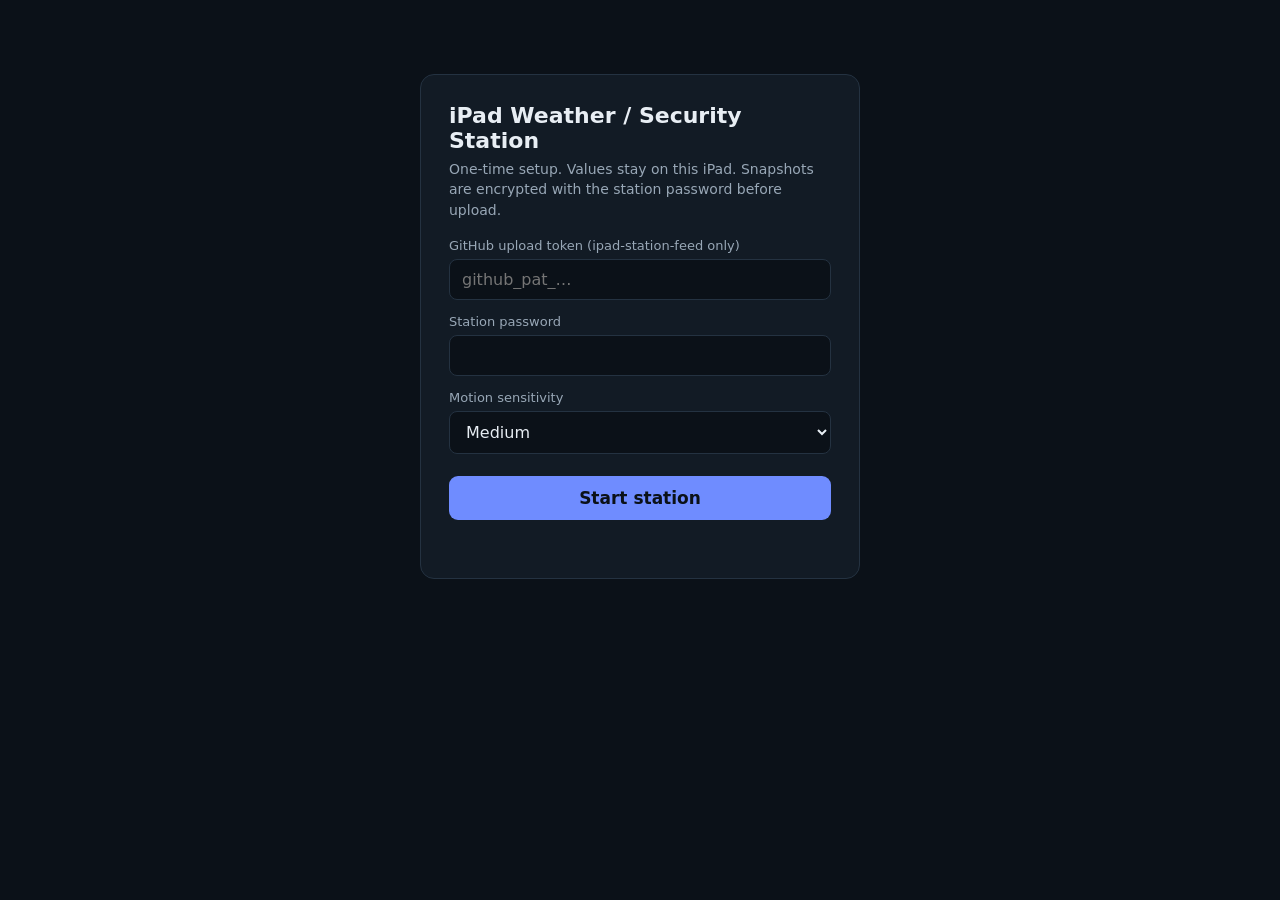
<file: ipad-station/station.html>
<!doctype html>
<html lang="en">
<head>
<meta charset="utf-8">
<meta name="viewport" content="width=device-width, initial-scale=1, viewport-fit=cover">
<meta name="robots" content="noindex, nofollow">
<meta name="apple-mobile-web-app-capable" content="yes">
<title>iPad Station</title>
<style>
:root { --bg:#0B1118; --surface:#121B25; --surface-2:#18232F; --ink:#E8EEF4; --ink-2:#98A7B6; --line:#243241;
  --accent:#6F8CFF; --ok:#3CC98A; --amber:#F2B03E; --crit:#FF6B5E; }
* { box-sizing:border-box; }
html, body { margin:0; height:100%; background:var(--bg); color:var(--ink);
  font-family:-apple-system, system-ui, "Segoe UI", sans-serif; -webkit-user-select:none; user-select:none; }
body { padding:20px 24px; overflow:hidden; }
#dim { position:fixed; top:0; left:0; right:0; bottom:0; background:#000; opacity:0; pointer-events:none; transition:opacity 2s; }

/* Setup */
#setup { max-width:440px; margin:6vh auto 0; background:var(--surface); border:1px solid var(--line); border-radius:14px; padding:28px; }
#setup h1 { margin:0 0 6px; font-size:22px; }
#setup p { color:var(--ink-2); margin:0 0 18px; font-size:14px; line-height:1.45; }
#setup label { display:block; font-size:13px; color:var(--ink-2); margin:14px 0 6px; }
#setup input, #setup select { width:100%; font:inherit; font-size:16px; color:var(--ink); background:var(--bg); border:1px solid var(--line); border-radius:8px; padding:10px 12px; }
#setup button { width:100%; margin-top:22px; font:inherit; font-size:17px; padding:12px; border:0; border-radius:9px; background:var(--accent); color:var(--bg); font-weight:600; }
#setupErr { color:var(--crit); min-height:1.3em; margin-top:12px; font-size:14px; }

/* Kiosk */
#kiosk { display:none; height:100%; grid-template-rows:auto auto auto 1fr auto; grid-row-gap:14px; }
.top { grid-row:1; } #alert { grid-row:2; } .now { grid-row:3; } .lower { grid-row:4; } .bar { grid-row:5; }
.top { display:grid; grid-template-columns:1fr auto; align-items:end; }
#clock { font-size:80px; font-weight:200; letter-spacing:-2px; line-height:1; font-variant-numeric:tabular-nums; }
#date { font-size:22px; color:var(--ink-2); margin-top:4px; }
#place { font-size:18px; color:var(--ink-2); text-align:right; }
#alert { display:none; background:rgba(255,107,94,.14); border:1px solid var(--crit); color:var(--crit); border-radius:12px; padding:12px 16px; font-size:18px; }
.now { display:grid; grid-template-columns:auto 1fr; grid-column-gap:28px; align-items:center; background:var(--surface); border:1px solid var(--line); border-radius:18px; padding:14px 22px; }
#nowIcon { font-size:76px; line-height:1; }
#nowTemp { font-size:76px; font-weight:200; line-height:1; }
#nowCond { font-size:24px; margin-top:2px; }
#nowMeta { font-size:16px; color:var(--ink-2); margin-top:6px; line-height:1.45; }
.panel { background:var(--surface); border:1px solid var(--line); border-radius:18px; padding:14px 20px; overflow:hidden; }
.panel h2 { margin:0 0 8px; font-size:14px; letter-spacing:.08em; text-transform:uppercase; color:var(--ink-2); font-weight:600; }
#hourly { display:grid; grid-template-columns:repeat(12, 1fr); text-align:center; }
#hourly div { font-size:14px; color:var(--ink-2); }
#hourly b { display:block; font-size:20px; color:var(--ink); font-weight:500; margin:2px 0; }
#hourly span { display:block; font-size:24px; }
.lower { display:grid; grid-template-rows:auto 1fr; grid-row-gap:16px; min-height:0; }
#daily .d { display:grid; grid-template-columns:110px 44px 1fr 90px; align-items:center; padding:4px 0; border-top:1px solid var(--line); font-size:18px; }
#daily .d:first-child { border-top:0; }
#daily .lo { color:var(--ink-2); }
#daily .pp { color:var(--accent); font-size:16px; text-align:right; }
.bar { display:grid; grid-template-columns:auto 1fr auto; grid-column-gap:14px; align-items:center; font-size:15px; color:var(--ink-2); background:var(--surface); border:1px solid var(--line); border-radius:12px; padding:10px 14px; }
#camDot { width:12px; height:12px; border-radius:50%; background:var(--ink-2); }
#camDot.on { background:var(--ok); }
#camDot.motion { background:var(--crit); }
#camDot.err { background:var(--amber); }
#preview { width:96px; height:72px; object-fit:cover; border-radius:8px; background:#000; }
#preview.hide { visibility:hidden; }
@media (orientation: landscape) {
  #kiosk { grid-template-columns:1fr 1fr; grid-column-gap:24px; grid-template-rows:auto auto 1fr auto; }
  /* Left: now + hourly. Right: the 7-day list, full height. */
  #kiosk { grid-template-rows:auto auto auto 1fr auto; }
  .top, #alert, .bar { grid-column:1 / span 2; }
  .lower { display:contents; }
  .now { grid-column:1; grid-row:3; }
  #hourlyPanel { grid-column:1; grid-row:4; }
  #dailyPanel { grid-column:2; grid-row:3 / span 2; }
  .bar { grid-row:5; }
  #hourly { grid-template-columns:repeat(6, 1fr); }
  #hourly div:nth-child(n+7) { display:none; }
  #daily .d { padding:7px 0; }
}
</style>
</head>
<body>

<form id="setup" autocomplete="off">
  <h1>iPad Weather / Security Station</h1>
  <p>One-time setup. Values stay on this iPad. Snapshots are encrypted with the station password before upload.</p>
  <label for="token">GitHub upload token (ipad-station-feed only)</label>
  <input id="token" type="password" placeholder="github_pat_…" autocapitalize="off" autocorrect="off" spellcheck="false" required>
  <label for="pw">Station password</label>
  <input id="pw" type="password" required>
  <label for="sens">Motion sensitivity</label>
  <select id="sens">
    <option value="0.04">Low (big movement only)</option>
    <option value="0.02" selected>Medium</option>
    <option value="0.008">High (small movement)</option>
  </select>
  <button id="start">Start station</button>
  <div id="setupErr" role="alert"></div>
</form>

<main id="kiosk">
  <div class="top">
    <div><div id="clock">--:--</div><div id="date"></div></div>
    <div id="place"></div>
  </div>
  <div id="alert"></div>
  <section class="now">
    <div id="nowIcon">🌡️</div>
    <div>
      <div id="nowTemp">--°</div>
      <div id="nowCond">Loading weather…</div>
      <div id="nowMeta"></div>
    </div>
  </section>
  <div class="lower">
    <section class="panel" id="hourlyPanel"><h2>Coming hours</h2><div id="hourly"></div></section>
    <section class="panel" id="dailyPanel"><h2>7 days</h2><div id="daily"></div></section>
  </div>
  <div class="bar">
    <div id="camDot"></div>
    <div id="camText">Camera starting…</div>
    <video id="preview" playsinline muted autoplay></video>
  </div>
</main>
<div id="dim"></div>

<script src="common.js"></script>
<script>
var $ = function (id) { return document.getElementById(id); };
var KEY = null, TOKEN = '', SENS = 0.02;
var index = { events: [], latest: null, station: {} };
var state = { uploads: 0, lastMotion: 0, lastUpload: 0, lastError: '', busy: false, queue: [] };

// ---------- GitHub (Git Data API; every upload is a fresh orphan commit so the repo stays small)
var API = 'https://api.github.com/repos/' + STATION.owner + '/' + STATION.repo;
function gh(method, path, body) {
  return fetch(API + path, {
    method: method,
    headers: { Authorization: 'token ' + TOKEN, Accept: 'application/vnd.github+json', 'Content-Type': 'application/json' },
    body: body ? JSON.stringify(body) : undefined
  }).then(function (r) {
    if (!r.ok) return r.text().then(function (t) { throw new Error('GitHub ' + r.status + ': ' + t.slice(0, 120)); });
    return r.status === 204 ? null : r.json();
  });
}

function headTree() {
  return gh('GET', '/git/ref/heads/' + STATION.branch).then(function (ref) {
    return gh('GET', '/git/commits/' + ref.object.sha);
  }).then(function (c) { return c.tree.sha; });
}

// files: [{path, bytes}], deletes: [path]
function commitFiles(files, deletes, message) {
  var baseTree;
  return headTree().then(function (t) {
    baseTree = t;
    return Promise.all(files.map(function (f) {
      return gh('POST', '/git/blobs', { content: bytesToB64(f.bytes), encoding: 'base64' })
        .then(function (b) { return { path: f.path, mode: '100644', type: 'blob', sha: b.sha }; });
    }));
  }).then(function (entries) {
    deletes.forEach(function (p) { entries.push({ path: p, mode: '100644', type: 'blob', sha: null }); });
    return gh('POST', '/git/trees', { base_tree: baseTree, tree: entries });
  }).then(function (tree) {
    return gh('POST', '/git/commits', { message: message, tree: tree.sha, parents: [] });
  }).then(function (commit) {
    return gh('PATCH', '/git/refs/heads/' + STATION.branch, { sha: commit.sha, force: true });
  });
}

function loadIndex() {
  // Read through the git blob API: the contents API mangles binary files into UTF-8 text.
  return gh('GET', '/git/ref/heads/' + STATION.branch).then(function (ref) {
    return gh('GET', '/git/commits/' + ref.object.sha);
  }).then(function (c) {
    return gh('GET', '/git/trees/' + c.tree.sha);
  }).then(function (t) {
    var e = t.tree.filter(function (x) { return x.path === 'index.enc'; })[0];
    return e ? gh('GET', '/git/blobs/' + e.sha) : null;
  }).then(function (blob) {
    if (!blob) return;
    return decryptJSON(KEY, b64ToBytes(blob.content.replace(/\s/g, ''))).then(function (ix) { index = ix; index.events = index.events || []; });
  });
}

// ---------- Upload queue (one commit at a time)
function enqueue(job) { state.queue.push(job); pump(); }
function pump() {
  if (state.busy || !state.queue.length) return;
  state.busy = true;
  var job = state.queue.shift();
  job().then(function () {
    state.uploads++; state.lastUpload = Date.now(); state.lastError = '';
  }).catch(function (e) {
    state.lastError = e.message || String(e);
  }).then(function () { state.busy = false; renderCam(); pump(); });
}

function snapshot() {
  var v = $('preview'), w = v.videoWidth || 1280, h = v.videoHeight || 720;
  var scale = Math.min(1, 1280 / Math.max(w, h));
  var c = document.createElement('canvas');
  c.width = Math.round(w * scale); c.height = Math.round(h * scale);
  c.getContext('2d').drawImage(v, 0, 0, c.width, c.height);
  return b64ToBytes(c.toDataURL('image/jpeg', 0.72).split(',')[1]);
}

function uploadFrame(kind, score) {
  var jpeg = snapshot(), t = Date.now();
  enqueue(function () {
    var files = [], deletes = [], id = randomId();
    return encryptBytes(KEY, jpeg).then(function (enc) {
      if (kind === 'motion') {
        files.push({ path: 'e/' + id + '.enc', bytes: enc });
        index.events.unshift({ id: id, t: t, score: Math.round(score * 1000) / 10 });
        while (index.events.length > STATION.keepEvents) deletes.push('e/' + index.events.pop().id + '.enc');
      }
      files.push({ path: 'latest.enc', bytes: enc });
      index.latest = { t: t, kind: kind };
      index.station = { updated: t, ua: navigator.userAgent.slice(0, 80), sensitivity: SENS };
      return encryptJSON(KEY, index);
    }).then(function (encIndex) {
      files.push({ path: 'index.enc', bytes: encIndex });
      return commitFiles(files, deletes, kind === 'motion' ? 'motion' : 'heartbeat');
    });
  });
}

// ---------- Camera + motion detection
var small = document.createElement('canvas'); small.width = 64; small.height = 48;
var sctx = small.getContext('2d');
var prev = null, hits = 0, warmUntil = 0;
var MOTION_COOLDOWN = 60000, HEARTBEAT = 5 * 60000;

function startCamera() {
  var tries = [
    { video: { facingMode: { exact: 'environment' }, width: { ideal: 1280 }, height: { ideal: 720 } }, audio: false },
    { video: { facingMode: 'environment' }, audio: false }
  ];
  function attempt(i) {
    return navigator.mediaDevices.getUserMedia(tries[i]).catch(function (e) {
      if (i + 1 < tries.length) return attempt(i + 1);
      throw e;
    });
  }
  return attempt(0).then(function (stream) {
    var v = $('preview');
    v.srcObject = stream;
    return v.play();
  }).then(function () {
    warmUntil = Date.now() + 4000;
    setInterval(checkMotion, 500);
    setInterval(function () { if (Date.now() - state.lastUpload > HEARTBEAT - 1000) uploadFrame('heartbeat', 0); }, 30000);
    uploadFrame('heartbeat', 0);
  });
}

function checkMotion() {
  var v = $('preview');
  if (!v.videoWidth) return;
  sctx.drawImage(v, 0, 0, 64, 48);
  var d = sctx.getImageData(0, 0, 64, 48).data, n = 64 * 48, gray = new Uint8Array(n);
  for (var i = 0; i < n; i++) gray[i] = (d[i * 4] * 3 + d[i * 4 + 1] * 6 + d[i * 4 + 2]) / 10;
  if (prev && Date.now() > warmUntil) {
    var changed = 0;
    for (var j = 0; j < n; j++) if (Math.abs(gray[j] - prev[j]) > 28) changed++;
    var ratio = changed / n;
    // Over 60% of the frame changing at once is a light switch or auto-exposure, not motion.
    hits = ratio > SENS && ratio < 0.6 ? hits + 1 : 0;
    if (hits >= 2) {
      hits = 0;
      $('camDot').className = 'motion';
      setTimeout(renderCam, 1500);
      if (Date.now() - state.lastMotion > MOTION_COOLDOWN) {
        state.lastMotion = Date.now();
        uploadFrame('motion', ratio);
      }
    }
  }
  prev = gray;
}

function renderCam() {
  var dot = $('camDot'), parts = [];
  if (state.lastError) { dot.className = 'err'; parts.push('Upload error: ' + state.lastError); }
  else { dot.className = 'on'; parts.push('Watching (back camera)'); }
  parts.push(index.events.length + (index.events.length === 1 ? ' motion event saved' : ' motion events saved'));
  if (state.lastMotion) parts.push('last motion ' + fmtTime(state.lastMotion));
  if (state.lastUpload) parts.push('uploaded ' + fmtTime(state.lastUpload));
  $('camText').textContent = parts.join(' · ');
}

// ---------- Weather display
function pad(n) { return (n < 10 ? '0' : '') + n; }
function tick() {
  var now = new Date();
  var parts = now.toLocaleTimeString('en-US', { timeZone: STATION.tz, hour: 'numeric', minute: '2-digit' });
  $('clock').textContent = parts.replace(/\s?[AP]M/, '');
  $('date').textContent = now.toLocaleDateString('en-US', { timeZone: STATION.tz, weekday: 'long', month: 'long', day: 'numeric' }) +
    ' · ' + (/PM/.test(parts) ? 'PM' : 'AM');
}

var sun = { rise: 0, set: 0 };
function updateDim() {
  // Darken the screen between an hour after sunset and sunrise.
  var now = Date.now(), night = sun.rise && (now > sun.set + 3600000 || now < sun.rise);
  $('dim').style.opacity = night ? 0.55 : 0;
}

function renderWeather(w) {
  var c = w.current, cw = wmo(c.weather_code);
  // Clear or partly cloudy at night: show the moon instead of the sun.
  $('nowIcon').textContent = !c.is_day && c.weather_code <= 2 ? '🌙' : cw[1];
  $('nowTemp').textContent = Math.round(c.temperature_2m) + '°';
  $('nowCond').textContent = cw[0];
  $('nowMeta').innerHTML = 'Feels like ' + Math.round(c.apparent_temperature) + '° · Humidity ' + c.relative_humidity_2m + '%<br>' +
    'Wind ' + Math.round(c.wind_speed_10m) + ' mph, gusts ' + Math.round(c.wind_gusts_10m) + ' mph<br>' +
    'High ' + Math.round(w.daily.temperature_2m_max[0]) + '° · Low ' + Math.round(w.daily.temperature_2m_min[0]) + '°';

  var h = w.hourly, start = 0, nowIso = c.time.slice(0, 13);
  for (var i = 0; i < h.time.length; i++) if (h.time[i].slice(0, 13) === nowIso) { start = i; break; }
  var html = '';
  for (var k = start + 1; k <= start + 12 && k < h.time.length; k++) {
    var hr = parseInt(h.time[k].slice(11, 13), 10), lbl = (hr % 12 || 12) + (hr < 12 ? 'a' : 'p');
    html += '<div>' + lbl + '<span>' + wmo(h.weather_code[k])[1] + '</span><b>' + Math.round(h.temperature_2m[k]) + '°</b>' +
      (h.precipitation_probability[k] >= 20 ? h.precipitation_probability[k] + '%' : '&nbsp;') + '</div>';
  }
  $('hourly').innerHTML = html;

  var dd = w.daily, rows = '';
  for (var j = 0; j < dd.time.length; j++) {
    var day = j === 0 ? 'Today' : new Date(dd.time[j] + 'T12:00:00').toLocaleDateString('en-US', { weekday: 'short' });
    rows += '<div class="d"><span>' + day + '</span><span>' + wmo(dd.weather_code[j])[1] + '</span>' +
      '<span>' + Math.round(dd.temperature_2m_max[j]) + '° <span class="lo">/ ' + Math.round(dd.temperature_2m_min[j]) + '°</span></span>' +
      '<span class="pp">' + (dd.precipitation_probability_max[j] >= 20 ? '💧' + dd.precipitation_probability_max[j] + '%' : '') + '</span></div>';
  }
  $('daily').innerHTML = rows;
  sun.rise = new Date(dd.sunrise[0]).getTime();
  sun.set = new Date(dd.sunset[0]).getTime();
  updateDim();
}

function refreshWeather() {
  fetchWeather().then(renderWeather).catch(function () { $('nowCond').textContent = 'Weather unavailable, retrying…'; });
  fetchAlerts().then(function (alerts) {
    var a = $('alert');
    if (alerts.length) { a.style.display = 'block'; a.textContent = '⚠️ ' + alerts.map(function (x) { return x.event; }).join(' · '); }
    else a.style.display = 'none';
  });
}

// ---------- Startup
function startKiosk() {
  $('setup').style.display = 'none';
  $('kiosk').style.display = 'grid';
  $('place').textContent = STATION.place;
  tick(); setInterval(tick, 1000);
  refreshWeather(); setInterval(refreshWeather, 10 * 60000);
  setInterval(updateDim, 60000);
  // Tap the preview to hide or show it.
  $('preview').addEventListener('click', function () { this.classList.toggle('hide'); });
  loadIndex().catch(function (e) { state.lastError = e.message; }).then(function () {
    renderCam();
    return startCamera();
  }).catch(function (e) {
    $('camDot').className = 'err';
    $('camText').textContent = 'Camera unavailable: ' + (e.message || e.name) + ' (Safari needs camera permission)';
  });
}

function getSaved() {
  try { return JSON.parse(localStorage.getItem('ipadStation') || 'null'); } catch (e) { return null; }
}

$('setup').addEventListener('submit', function (e) {
  e.preventDefault();
  var btn = $('start'), err = $('setupErr');
  btn.disabled = true; btn.textContent = 'Checking…'; err.textContent = '';
  TOKEN = $('token').value.trim();
  SENS = parseFloat($('sens').value);
  var pw = $('pw').value;
  deriveKey(pw).then(function (k) {
    KEY = k;
    return gh('GET', '');
  }).then(function (repo) {
    if (!repo.permissions || !repo.permissions.push) throw new Error('token cannot write to ' + STATION.repo);
    return loadIndex();
  }).then(function () {
    try { localStorage.setItem('ipadStation', JSON.stringify({ token: TOKEN, pw: pw, sens: SENS })); } catch (x) {}
    startKiosk();
  }).catch(function (x) {
    err.textContent = /OperationError|decrypt/i.test(String(x)) ? 'Wrong station password.' : (x.message || String(x));
    btn.disabled = false; btn.textContent = 'Start station';
  });
});

var saved = getSaved();
if (saved) {
  $('token').value = saved.token; $('pw').value = saved.pw; $('sens').value = String(saved.sens);
  $('start').textContent = 'Start station (saved settings)';
}
</script>
</body>
</html>
</file>
<file: carterlink/style.css>
:root {
  color-scheme: dark;
  --bg: #07090f;
  --ink: #e9edf6;
  --muted: #8d95a8;
  --line: rgba(255, 255, 255, 0.09);
  --gold: #f4c56a;
  --mint: #7ce7c1;
  --danger: #ff9a9a;
  --mono: ui-monospace, SFMono-Regular, "SF Mono", Menlo, Consolas, monospace;
}

* {
  box-sizing: border-box;
}

[hidden] {
  display: none !important;
}

html {
  min-height: 100%;
}

body {
  margin: 0;
  min-height: 100dvh;
  overflow-x: hidden;
  background-color: var(--bg);
  background-image:
    radial-gradient(1100px 560px at 50% -12%, rgba(244, 197, 106, 0.12), transparent 62%),
    radial-gradient(760px 500px at 88% 42%, rgba(124, 231, 193, 0.05), transparent 65%),
    linear-gradient(rgba(255, 255, 255, 0.022) 1px, transparent 1px),
    linear-gradient(90deg, rgba(255, 255, 255, 0.022) 1px, transparent 1px);
  background-size: auto, auto, 52px 52px, 52px 52px;
  color: var(--ink);
  font-family: system-ui, -apple-system, "Segoe UI", Roboto, Helvetica, Arial, sans-serif;
  -webkit-font-smoothing: antialiased;
}

a {
  color: var(--gold);
}

.app {
  min-height: 100dvh;
  display: grid;
  grid-template-rows: auto 1fr auto;
}

/* ---- header: atomic clock ------------------------------------------------ */

.top {
  display: flex;
  align-items: center;
  justify-content: space-between;
  gap: clamp(18px, 4vw, 48px);
  padding: clamp(16px, 2.4vw, 28px) clamp(20px, 4vw, 48px);
  border-bottom: 1px solid var(--line);
  background: linear-gradient(180deg, rgba(7, 9, 15, 0.72), rgba(7, 9, 15, 0.2));
}

.brand {
  display: flex;
  align-items: flex-start;
  gap: 13px;
}

.brand .mark,
.lock-brand .mark {
  width: 10px;
  height: 10px;
  flex: none;
  margin-top: 5px;
  border-radius: 50%;
  background: var(--gold);
  box-shadow:
    0 0 0 4px rgba(244, 197, 106, 0.08),
    0 0 22px 5px rgba(244, 197, 106, 0.3);
  animation: pulse 4s ease-in-out infinite;
}

@keyframes pulse {
  0%,
  100% {
    opacity: 1;
  }
  50% {
    opacity: 0.45;
  }
}

.brand h1 {
  margin: 0;
  font-size: 15px;
  font-weight: 600;
  letter-spacing: 0.36em;
  text-transform: uppercase;
}

.version {
  display: inline-block;
  margin-left: 6px;
  padding: 2px 6px;
  border: 1px solid rgba(124, 231, 193, 0.28);
  border-radius: 999px;
  background: rgba(124, 231, 193, 0.07);
  color: var(--mint);
  font-family: var(--mono);
  font-size: 9px;
  font-weight: 500;
  letter-spacing: 0.08em;
  vertical-align: 2px;
}

.brand p {
  margin: 5px 0 0;
  font-size: 10px;
  letter-spacing: 0.16em;
  text-transform: uppercase;
  color: var(--muted);
}

.back {
  display: inline-block;
  margin-top: 7px;
  color: var(--muted);
  font-size: 10px;
  letter-spacing: 0.04em;
  text-decoration: none;
}

.back:hover,
.back:focus-visible {
  color: var(--gold);
}

.clock {
  text-align: right;
}

.clock-label {
  display: flex;
  align-items: center;
  justify-content: flex-end;
  gap: 10px;
  font-size: 10px;
  letter-spacing: 0.26em;
  text-transform: uppercase;
  color: var(--muted);
}

.pill {
  font-family: var(--mono);
  font-size: 9px;
  letter-spacing: 0.06em;
  text-transform: none;
  padding: 3px 8px;
  border-radius: 999px;
  border: 1px solid var(--line);
  color: var(--muted);
  white-space: nowrap;
}

.pill.synced {
  color: var(--mint);
  border-color: rgba(124, 231, 193, 0.35);
  background: rgba(124, 231, 193, 0.06);
}

.pill.warning {
  color: var(--gold);
  border-color: rgba(244, 197, 106, 0.32);
  background: rgba(244, 197, 106, 0.06);
}

.clock-time {
  margin-top: 6px;
  font-family: var(--mono);
  font-size: clamp(42px, 5.6vw, 66px);
  line-height: 1;
  letter-spacing: 0.01em;
  color: var(--gold);
  font-variant-numeric: tabular-nums;
  text-shadow: 0 0 42px rgba(244, 197, 106, 0.22);
}

.clock-time .ms {
  font-size: 0.4em;
  color: rgba(244, 197, 106, 0.6);
  letter-spacing: 0;
}

.clock-meta {
  margin-top: 8px;
  display: flex;
  flex-wrap: wrap;
  justify-content: flex-end;
  gap: 6px;
  font-size: 12px;
  color: var(--muted);
}

.clock-meta .sep {
  opacity: 0.45;
}

.sync-detail {
  margin-top: 5px;
  font-size: 10.5px;
  letter-spacing: 0.03em;
  color: rgba(141, 149, 168, 0.8);
}

/* ---- the number --------------------------------------------------------- */

.stage {
  min-height: 0;
  display: grid;
  place-items: center;
  align-content: center;
  gap: clamp(18px, 3vh, 32px);
  padding: clamp(20px, 4vh, 48px) clamp(20px, 4vw, 48px);
}

.number-card {
  position: relative;
  width: min(100%, 1000px);
  overflow: hidden;
  padding: clamp(24px, 3.6vw, 44px) clamp(24px, 4vw, 48px) clamp(26px, 3.6vw, 40px);
  border: 1px solid var(--line);
  border-radius: 24px;
  background:
    radial-gradient(120% 160% at 50% -40%, rgba(124, 231, 193, 0.09), transparent 60%),
    linear-gradient(180deg, rgba(255, 255, 255, 0.05), rgba(255, 255, 255, 0.012));
  box-shadow:
    0 40px 100px -60px #000,
    inset 0 1px 0 rgba(255, 255, 255, 0.05);
}

.eyebrow {
  display: flex;
  align-items: baseline;
  justify-content: space-between;
  gap: 16px;
  font-size: 10px;
  letter-spacing: 0.28em;
  text-transform: uppercase;
  color: var(--muted);
}

.round-label {
  font-family: var(--mono);
  font-size: 10.5px;
  letter-spacing: 0.08em;
  text-transform: none;
  white-space: nowrap;
}

.number {
  margin: clamp(10px, 1.6vh, 20px) 0 clamp(14px, 2.2vh, 24px);
  text-align: center;
  font-family: var(--mono);
  font-size: clamp(72px, 15vw, 176px);
  font-weight: 600;
  line-height: 0.92;
  letter-spacing: 0.03em;
  color: var(--mint);
  font-variant-numeric: tabular-nums;
  text-shadow: 0 0 70px rgba(124, 231, 193, 0.22);
}

.number.flip {
  animation: roll 0.55s cubic-bezier(0.22, 0.9, 0.28, 1);
}

@keyframes roll {
  from {
    opacity: 0;
    transform: translateY(0.16em) scale(0.985);
    filter: blur(4px);
  }
  to {
    opacity: 1;
    transform: none;
    filter: none;
  }
}

.number-foot {
  display: flex;
  flex-wrap: wrap;
  justify-content: space-between;
  gap: 8px 24px;
  font-size: 12px;
  color: var(--muted);
}

.number-foot strong {
  color: var(--ink);
  font-family: var(--mono);
  font-weight: 500;
  letter-spacing: 0.06em;
}

.shared {
  text-align: right;
}

.progress {
  position: absolute;
  inset: auto 0 0 0;
  height: 2px;
  background: rgba(255, 255, 255, 0.06);
}

.progress > div {
  height: 100%;
  background: linear-gradient(90deg, rgba(244, 197, 106, 0.25), var(--gold));
  transform: scaleX(0);
  transform-origin: left center;
  box-shadow: 0 0 12px rgba(244, 197, 106, 0.5);
  will-change: transform;
}

/* ---- message board ------------------------------------------------------ */

.board {
  width: min(100%, 1000px);
  padding: clamp(20px, 3vw, 32px) clamp(20px, 4vw, 40px);
  border: 1px solid var(--line);
  border-radius: 24px;
  background: linear-gradient(180deg, rgba(255, 255, 255, 0.035), rgba(255, 255, 255, 0.01));
}

.board-status {
  font-family: var(--mono);
  font-size: 10.5px;
  letter-spacing: 0.08em;
  text-transform: none;
  white-space: nowrap;
}

.board-status.live {
  color: var(--mint);
}

.board-status.down {
  color: var(--danger);
}

.board-list {
  list-style: none;
  margin: 16px 0 0;
  padding: 0;
  max-height: min(48vh, 420px);
  overflow-y: auto;
  overscroll-behavior: contain;
  display: grid;
  gap: 2px;
}

.board-list li {
  padding: 9px 12px;
  border-radius: 12px;
}

.board-list li:nth-child(odd) {
  background: rgba(255, 255, 255, 0.025);
}

.board-list li.fresh {
  animation: fresh 1.6s ease-out;
}

@keyframes fresh {
  from { background: rgba(124, 231, 193, 0.14); }
}

.board-meta {
  display: flex;
  align-items: baseline;
  gap: 10px;
  font-size: 12px;
}

.board-meta b {
  color: var(--gold);
  font-weight: 600;
}

.board-meta time {
  color: var(--muted);
  font-family: var(--mono);
  font-size: 11px;
}

.board-body {
  margin: 3px 0 0;
  font-size: 15px;
  line-height: 1.45;
  white-space: pre-wrap;
  overflow-wrap: anywhere;
}

.board-empty {
  margin: 16px 0 0;
  color: var(--muted);
  font-size: 13px;
}

.board-form {
  display: grid;
  grid-template-columns: minmax(90px, 160px) 1fr auto;
  gap: 8px;
  margin-top: 16px;
}

.board-form input,
.board-form textarea {
  min-width: 0;
  padding: 11px 13px;
  border: 1px solid var(--line);
  border-radius: 12px;
  background: rgba(0, 0, 0, 0.35);
  color: var(--ink);
  font: inherit;
  font-size: 15px;
  resize: none;
  max-height: 160px;
}

.board-form input:focus,
.board-form textarea:focus {
  outline: none;
  border-color: rgba(244, 197, 106, 0.55);
}

.board-form button {
  padding: 0 20px;
  border: 0;
  border-radius: 12px;
  background: var(--gold);
  color: #1a1306;
  font: inherit;
  font-weight: 600;
  cursor: pointer;
}

.board-form button:disabled {
  opacity: 0.55;
  cursor: progress;
}

.board-error {
  min-height: 0;
  margin: 8px 0 0;
  color: var(--danger);
  font-size: 12px;
}

.board-error:empty {
  display: none;
}

.board-note {
  margin: 10px 0 0;
  color: var(--muted);
  font-size: 11px;
}

@media (max-width: 760px) {
  .board-form {
    grid-template-columns: 1fr auto;
  }

  .board-form input {
    grid-column: 1 / -1;
  }
}

/* ---- footer ------------------------------------------------------------- */

.foot {
  display: flex;
  align-items: center;
  justify-content: space-between;
  gap: 12px;
  flex-wrap: wrap;
  padding: 14px clamp(20px, 4vw, 48px);
  border-top: 1px solid var(--line);
  color: var(--muted);
  font-size: 11px;
}

.foot a {
  color: var(--muted);
  text-decoration: none;
}

.foot a:hover,
.foot a:focus-visible {
  color: var(--gold);
}

/* ---- password lock ------------------------------------------------------ */

.lock {
  min-height: 100dvh;
  display: grid;
  place-items: center;
  padding: 24px;
}

.lock-card {
  width: min(100%, 430px);
  padding: clamp(26px, 5vw, 36px);
  border: 1px solid var(--line);
  border-radius: 20px;
  background:
    radial-gradient(120% 150% at 50% -30%, rgba(244, 197, 106, 0.1), transparent 60%),
    linear-gradient(180deg, rgba(255, 255, 255, 0.055), rgba(255, 255, 255, 0.015));
  box-shadow:
    0 40px 100px -55px #000,
    inset 0 1px 0 rgba(255, 255, 255, 0.06);
}

.lock-brand {
  display: flex;
  align-items: center;
  gap: 10px;
}

.lock-brand .mark {
  margin-top: 0;
}

.lock-card .eyebrow {
  display: block;
  letter-spacing: 0.24em;
}

.lock-card h1 {
  margin: 16px 0 8px;
  font-size: clamp(26px, 6vw, 32px);
  font-weight: 600;
  letter-spacing: -0.02em;
}

.lock-copy {
  margin: 0 0 22px;
  color: var(--muted);
  font-size: 13px;
  line-height: 1.55;
}

.lock-card label {
  display: block;
  margin-bottom: 7px;
  color: var(--muted);
  font-size: 10px;
  letter-spacing: 0.18em;
  text-transform: uppercase;
}

.lock-card input {
  width: 100%;
  padding: 12px 14px;
  border: 1px solid var(--line);
  border-radius: 11px;
  background: rgba(255, 255, 255, 0.045);
  color: var(--ink);
  font: inherit;
  font-size: 14px;
  outline: none;
  transition: border-color 0.15s ease, box-shadow 0.15s ease;
}

.lock-card input::placeholder {
  color: rgba(141, 149, 168, 0.7);
}

.lock-card input:focus {
  border-color: rgba(124, 231, 193, 0.45);
  box-shadow: 0 0 0 3px rgba(124, 231, 193, 0.07);
}

.lock-card button {
  width: 100%;
  margin-top: 12px;
  padding: 12px 16px;
  border: 0;
  border-radius: 11px;
  background: var(--mint);
  color: #052018;
  font: inherit;
  font-size: 12px;
  font-weight: 700;
  letter-spacing: 0.08em;
  text-transform: uppercase;
  cursor: pointer;
  transition: filter 0.15s ease, transform 0.1s ease;
}

.lock-card button:hover {
  filter: brightness(1.08);
}

.lock-card button:active {
  transform: translateY(1px);
}

.lock-card button:disabled {
  opacity: 0.55;
  cursor: progress;
}

.lock-error {
  min-height: 18px;
  margin: 10px 0 4px;
  color: var(--danger);
  font-size: 12px;
}

.lock-card .back {
  margin-top: 6px;
}

.noscript {
  position: fixed;
  inset: auto 0 0;
  margin: 0;
  padding: 14px 20px;
  background: var(--danger);
  color: #210000;
  text-align: center;
  font-size: 13px;
}

/* ---- responsive --------------------------------------------------------- */

@media (max-width: 760px) {
  .top {
    flex-direction: column;
    align-items: stretch;
    gap: 16px;
  }

  .brand p {
    display: none;
  }

  .clock {
    text-align: left;
  }

  .clock-label,
  .clock-meta {
    justify-content: flex-start;
  }

  .clock-time {
    font-size: clamp(44px, 13vw, 62px);
  }

  .number {
    font-size: clamp(52px, 17vw, 110px);
  }

  .shared {
    text-align: left;
  }

  .foot {
    padding-block: 12px;
  }
}

@media (max-height: 760px) and (min-width: 761px) {
  .top {
    padding-block: 14px;
  }

  .clock-time {
    font-size: clamp(38px, 4.6vw, 56px);
  }

  .number {
    font-size: clamp(64px, 11vw, 130px);
  }

  .stage {
    padding-block: 16px;
  }
}

@media (prefers-reduced-motion: reduce) {
  *,
  *::before,
  *::after {
    animation-duration: 0.001ms !important;
    animation-iteration-count: 1 !important;
  }
}
</file>
<file: frog-pdf/style.css>
/* Frog PDF — written for iOS 12 Safari: no flex gap, -webkit- prefixes kept */
:root {
  --bg: #e9ebef;
  --panel: #ffffff;
  --bar: #173d27;
  --bar-fg: #f2f3f5;
  --muted: #8a909c;
  --line: #d5d8de;
  --accent: #2e9e4f;
  --danger: #e0443e;
  --text: #1c1f26;
  --safe-top: env(safe-area-inset-top, 0px);
  --safe-bottom: env(safe-area-inset-bottom, 0px);
}
@media (prefers-color-scheme: dark) {
  :root { --bg: #2a2d34; --panel: #23262d; --line: #3a3e47; --text: #eef0f3; }
}

* { box-sizing: border-box; -webkit-tap-highlight-color: transparent; }
html { touch-action: manipulation; }
html, body {
  margin: 0; height: 100%; overflow: hidden; background: var(--bg); color: var(--text);
  font: 15px/1.4 -apple-system, "Helvetica Neue", Helvetica, Arial, sans-serif;
  -webkit-user-select: none; user-select: none; -webkit-touch-callout: none;
}
body { position: fixed; top: 0; left: 0; right: 0; bottom: 0; }
.hidden { display: none !important; }
.screen { position: absolute; top: 0; left: 0; right: 0; bottom: 0; }

/* Bars and buttons */
.bar {
  display: -webkit-flex; display: flex; -webkit-align-items: center; align-items: center;
  background: var(--bar); color: var(--bar-fg); padding: 0 10px;
}
header.bar { height: calc(52px + var(--safe-top)); padding-top: var(--safe-top); }
.bar > * { margin-right: 8px; }
.bar > *:last-child { margin-right: 0; }
.brand { -webkit-flex: 1; flex: 1; font-weight: 600; font-size: 18px; display: -webkit-flex; display: flex; -webkit-align-items: center; align-items: center; }
.logo { width: 34px; height: 34px; border-radius: 8px; margin-right: 10px; }
.title { -webkit-flex: 1; flex: 1; text-align: center; font-weight: 600; white-space: nowrap; overflow: hidden; text-overflow: ellipsis; min-width: 0; }
.right { display: -webkit-flex; display: flex; -webkit-align-items: center; align-items: center; }
.right > * { margin-left: 4px; }

.btn {
  display: inline-block; border: 0; border-radius: 8px; padding: 8px 12px; font: inherit; font-weight: 500;
  background: #e3e6eb; color: #1c1f26; cursor: pointer; white-space: nowrap; line-height: 1.2;
}
.btn.primary { background: var(--accent); color: #fff; }
.btn.danger { background: var(--danger); color: #fff; }
.btn.ghost { background: transparent; color: inherit; }
.btn.icon { font-size: 20px; padding: 4px 10px; }
.btn.small { padding: 6px 10px; font-size: 13px; }
.btn:active { opacity: .6; }
.btn[disabled] { opacity: .35; }

/* Library */
.lib-body { position: absolute; top: calc(52px + var(--safe-top)); left: 0; right: 0; bottom: 0; overflow-y: auto; -webkit-overflow-scrolling: touch; padding: 20px; }
.hint { color: var(--muted); margin: 0 0 16px; }
.hint.small { font-size: 13px; margin: 8px 0; }
.doc-list { display: -webkit-flex; display: flex; -webkit-flex-wrap: wrap; flex-wrap: wrap; margin: 0 -8px; }
.doc {
  width: 168px; margin: 0 8px 18px; background: var(--panel); border-radius: 12px; overflow: hidden;
  box-shadow: 0 1px 3px rgba(0,0,0,.12); position: relative;
}
.doc .thumb { height: 200px; background: #fff center top / cover no-repeat; border-bottom: 1px solid var(--line); }
.doc .meta { padding: 8px 10px; }
.doc .name { font-weight: 600; font-size: 14px; white-space: nowrap; overflow: hidden; text-overflow: ellipsis; }
.doc .sub { font-size: 12px; color: var(--muted); }
.doc .del { position: absolute; top: 6px; right: 6px; width: 28px; height: 28px; border-radius: 14px; border: 0; background: rgba(0,0,0,.55); color: #fff; font-size: 16px; line-height: 28px; padding: 0; }

/* Editor */
#viewer {
  position: absolute; top: calc(52px + var(--safe-top)); left: 0; right: 0; bottom: calc(108px + var(--safe-bottom));
  overflow: auto; -webkit-overflow-scrolling: touch; background: var(--bg);
}
#viewer.with-search { top: calc(100px + var(--safe-top)); }
#pagesWrap { padding: 12px 0; -webkit-transform-origin: 0 0; transform-origin: 0 0; }
.page {
  position: relative; margin: 0 auto 12px; background: #fff; box-shadow: 0 1px 4px rgba(0,0,0,.2);
}
.page canvas { position: absolute; top: 0; left: 0; width: 100%; height: 100%; }
.page .ov { touch-action: none; }
.page .num { position: absolute; bottom: -1px; right: -34px; font-size: 11px; color: var(--muted); }
.editor-hand .page .ov { pointer-events: none; }
.page.flash { box-shadow: 0 0 0 3px var(--accent); }

.searchbar {
  position: absolute; top: calc(52px + var(--safe-top)); left: 0; right: 0; height: 48px; background: var(--panel);
  border-bottom: 1px solid var(--line); display: -webkit-flex; display: flex; -webkit-align-items: center; align-items: center; padding: 0 10px; z-index: 5;
}
.searchbar > * { margin-right: 8px; }
.searchbar input { -webkit-flex: 1; flex: 1; font-size: 16px; padding: 7px 10px; border: 1px solid var(--line); border-radius: 8px; background: var(--bg); color: var(--text); -webkit-user-select: text; user-select: text; }
.search-status { font-size: 13px; color: var(--muted); min-width: 80px; }

footer.tools {
  position: absolute; left: 0; right: 0; bottom: 0; height: calc(108px + var(--safe-bottom)); padding-bottom: var(--safe-bottom);
  -webkit-flex-direction: column; flex-direction: column; -webkit-align-items: stretch; align-items: stretch; padding-top: 4px;
}
footer.tools > * { margin-right: 0; }
.tool-group { display: -webkit-flex; display: flex; -webkit-align-items: center; align-items: center; -webkit-justify-content: center; justify-content: center; height: 54px; }
.tool-group.opts { height: 46px; -webkit-justify-content: space-between; justify-content: space-between; border-top: 1px solid rgba(255,255,255,.08); }
.tool {
  border: 0; background: transparent; color: var(--bar-fg); width: 66px; height: 50px; border-radius: 10px; font-size: 20px; line-height: 1;
  padding: 4px 0 0; margin: 0 2px;
}
.tool span { display: block; font-size: 10px; margin-top: 4px; opacity: .75; }
.tool.active { background: var(--accent); }
#swatches, #widths, .zoom { display: -webkit-flex; display: flex; -webkit-align-items: center; align-items: center; }
.sw { width: 28px; height: 28px; border-radius: 14px; margin: 0 4px; border: 2px solid rgba(255,255,255,.25); padding: 0; }
.sw.active { border-color: #fff; box-shadow: 0 0 0 2px var(--accent); }
.wd { width: 34px; height: 30px; border: 0; background: transparent; margin: 0 2px; border-radius: 6px; padding: 0; }
.wd i { display: block; margin: 0 auto; background: var(--bar-fg); border-radius: 4px; width: 20px; }
.wd.active { background: rgba(255,255,255,.18); }

.selbar {
  position: absolute; left: 50%; bottom: calc(118px + var(--safe-bottom)); -webkit-transform: translateX(-50%); transform: translateX(-50%);
  background: var(--bar); padding: 6px; border-radius: 12px; z-index: 6; white-space: nowrap; box-shadow: 0 2px 10px rgba(0,0,0,.3);
}
.selbar .btn { margin: 0 3px; }

/* Side panel */
#sidePanel {
  position: absolute; top: calc(52px + var(--safe-top)); right: 0; bottom: calc(108px + var(--safe-bottom)); width: 260px;
  background: var(--panel); border-left: 1px solid var(--line); z-index: 7; box-shadow: -4px 0 16px rgba(0,0,0,.15);
}
.side-head { display: -webkit-flex; display: flex; -webkit-align-items: center; align-items: center; -webkit-justify-content: space-between; justify-content: space-between; padding: 8px 12px; border-bottom: 1px solid var(--line); }
.side-actions { padding: 8px 8px 4px; border-bottom: 1px solid var(--line); }
.side-actions .btn { margin: 0 4px 6px 0; }
#thumbs { position: absolute; top: 150px; bottom: 0; left: 0; right: 0; overflow-y: auto; -webkit-overflow-scrolling: touch; padding: 12px 0; text-align: center; }
.th { display: inline-block; margin: 0 0 14px; padding: 4px; border-radius: 6px; border: 2px solid transparent; vertical-align: top; }
.th.sel { border-color: var(--accent); }
.th canvas { display: block; background: #fff; box-shadow: 0 1px 3px rgba(0,0,0,.25); }
.th div { font-size: 12px; color: var(--muted); margin-top: 4px; }

/* Modals */
.modal { position: absolute; top: 0; left: 0; right: 0; bottom: 0; background: rgba(0,0,0,.45); z-index: 20; display: -webkit-flex; display: flex; -webkit-align-items: center; align-items: center; -webkit-justify-content: center; justify-content: center; }
.card { background: var(--panel); color: var(--text); border-radius: 14px; padding: 18px; width: 440px; max-width: 94%; box-shadow: 0 10px 40px rgba(0,0,0,.3); }
.card.wide { width: 620px; }
.card h3 { margin: 0 0 12px; }
.card textarea { width: 100%; font: 16px/1.35 Helvetica, Arial, sans-serif; padding: 10px; border: 1px solid var(--line); border-radius: 8px; background: var(--bg); color: var(--text); -webkit-user-select: text; user-select: text; }
.row { display: -webkit-flex; display: flex; -webkit-align-items: center; align-items: center; margin-top: 12px; }
.row > * { margin-right: 8px; }
.row > *:last-child { margin-right: 0; }
.row.col { -webkit-flex-direction: column; flex-direction: column; -webkit-align-items: stretch; align-items: stretch; }
.row.col > * { margin: 0 0 8px; text-align: center; text-decoration: none; }
.spacer { -webkit-flex: 1; flex: 1; }
select { font-size: 16px; }
#sigPad { width: 100%; height: 200px; background: #fff; border: 1px dashed var(--muted); border-radius: 8px; touch-action: none; display: block; }
.sig-list { display: -webkit-flex; display: flex; -webkit-flex-wrap: wrap; flex-wrap: wrap; }
.sig-item { position: relative; margin: 0 10px 10px 0; background: #fff; border: 1px solid var(--line); border-radius: 8px; padding: 6px; }
.sig-item img { height: 54px; display: block; }
.sig-item button { position: absolute; top: -8px; right: -8px; width: 22px; height: 22px; border-radius: 11px; border: 0; background: var(--danger); color: #fff; font-size: 13px; line-height: 22px; padding: 0; }

.toast { position: absolute; left: 50%; top: calc(64px + var(--safe-top)); -webkit-transform: translateX(-50%); transform: translateX(-50%); background: rgba(20,22,28,.92); color: #fff; padding: 10px 16px; border-radius: 10px; z-index: 30; font-size: 14px; max-width: 90%; }

/* Lock screen */
#lock { background: #173d27; z-index: 40; display: -webkit-flex; display: flex; -webkit-align-items: center; align-items: center; -webkit-justify-content: center; justify-content: center; }
.lock-card { width: 320px; max-width: 90%; text-align: center; color: #f2f3f5; }
.lock-logo { width: 140px; height: 140px; border-radius: 30px; box-shadow: 0 8px 30px rgba(0,0,0,.35); }
.lock-card h1 { font-size: 28px; margin: 18px 0 22px; }
.lock-card input[type=password] { width: 100%; font-size: 18px; padding: 12px 14px; border-radius: 10px; border: 0; margin-bottom: 12px; -webkit-user-select: text; user-select: text; }
.lock-card .btn { width: 100%; padding: 12px; font-size: 17px; }
.lock-remember { display: block; margin-bottom: 14px; font-size: 14px; opacity: .85; }
.lock-msg { min-height: 20px; color: #ffb4ad; margin: 12px 0 0; }
.lock-card.shake { -webkit-animation: shake .35s; animation: shake .35s; }
@-webkit-keyframes shake { 25% { -webkit-transform: translateX(-10px); } 75% { -webkit-transform: translateX(10px); } }
@keyframes shake { 25% { transform: translateX(-10px); } 75% { transform: translateX(10px); } }
</file>
